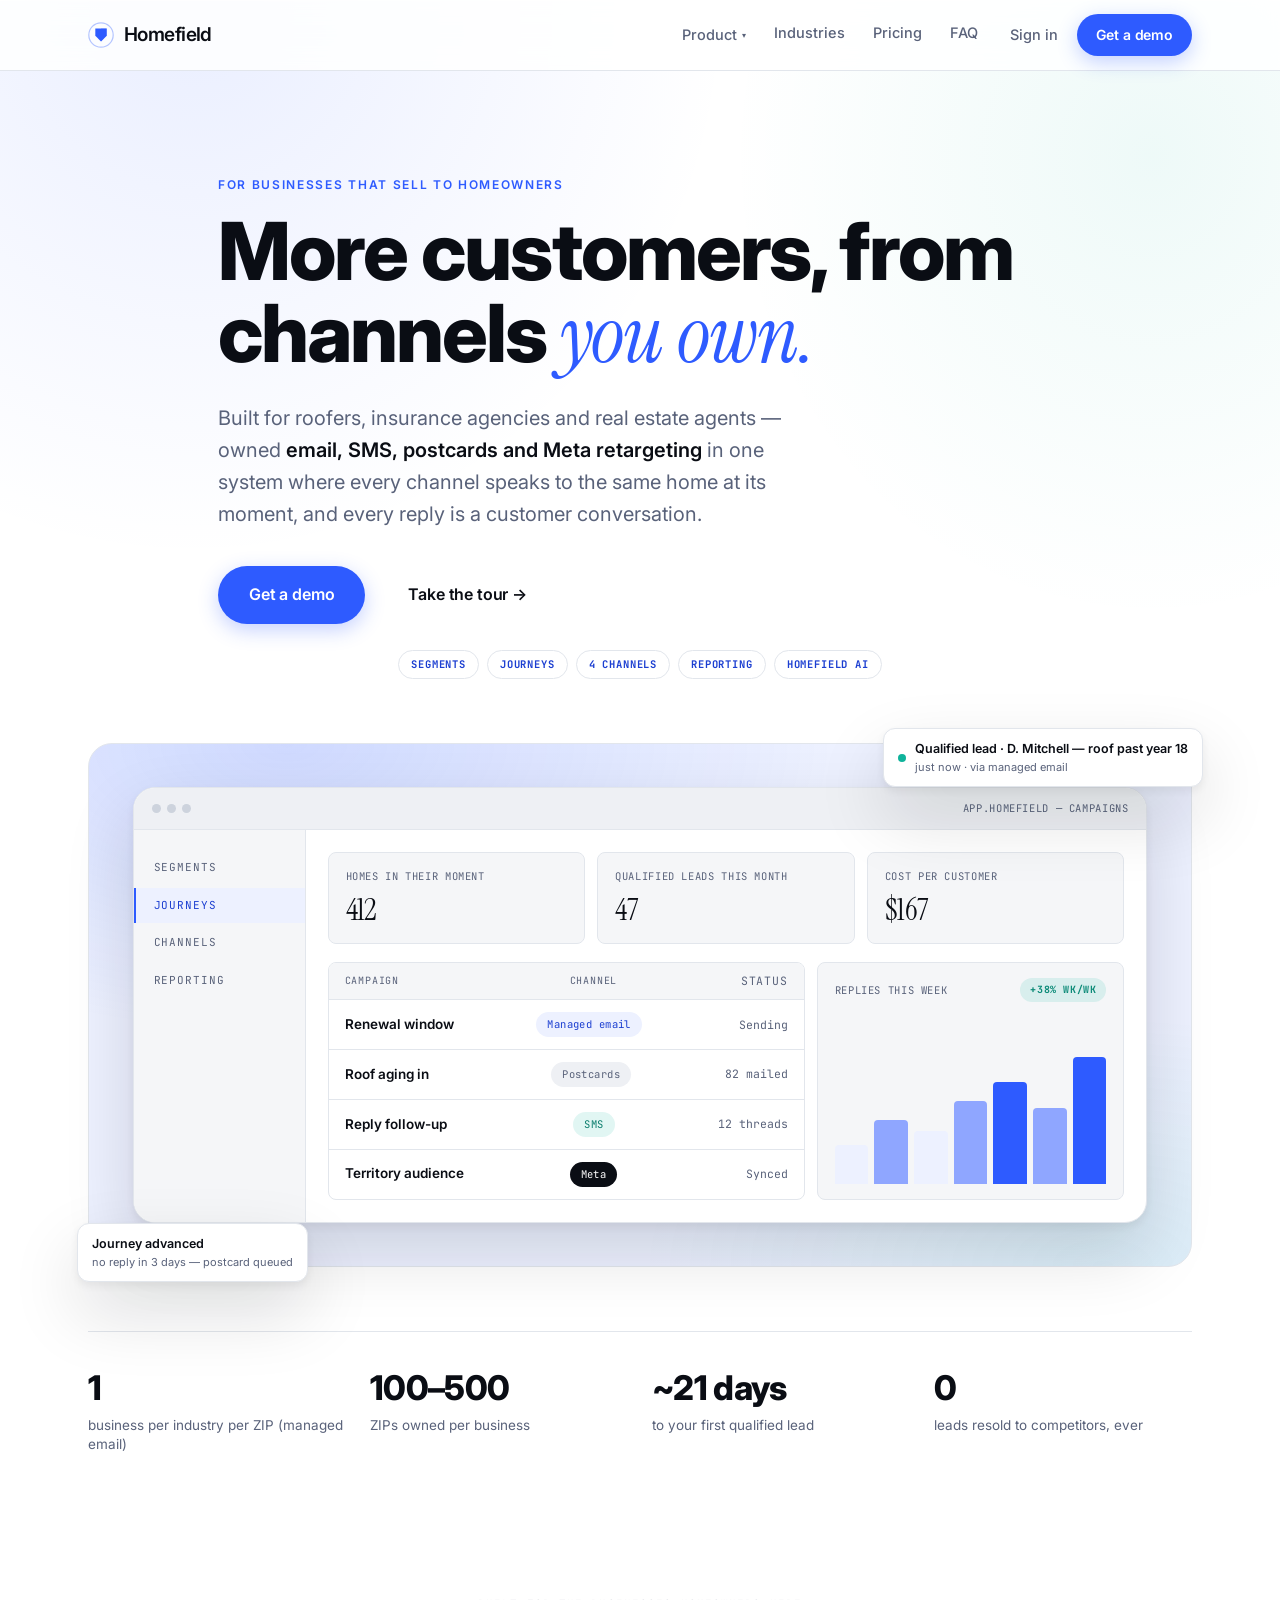
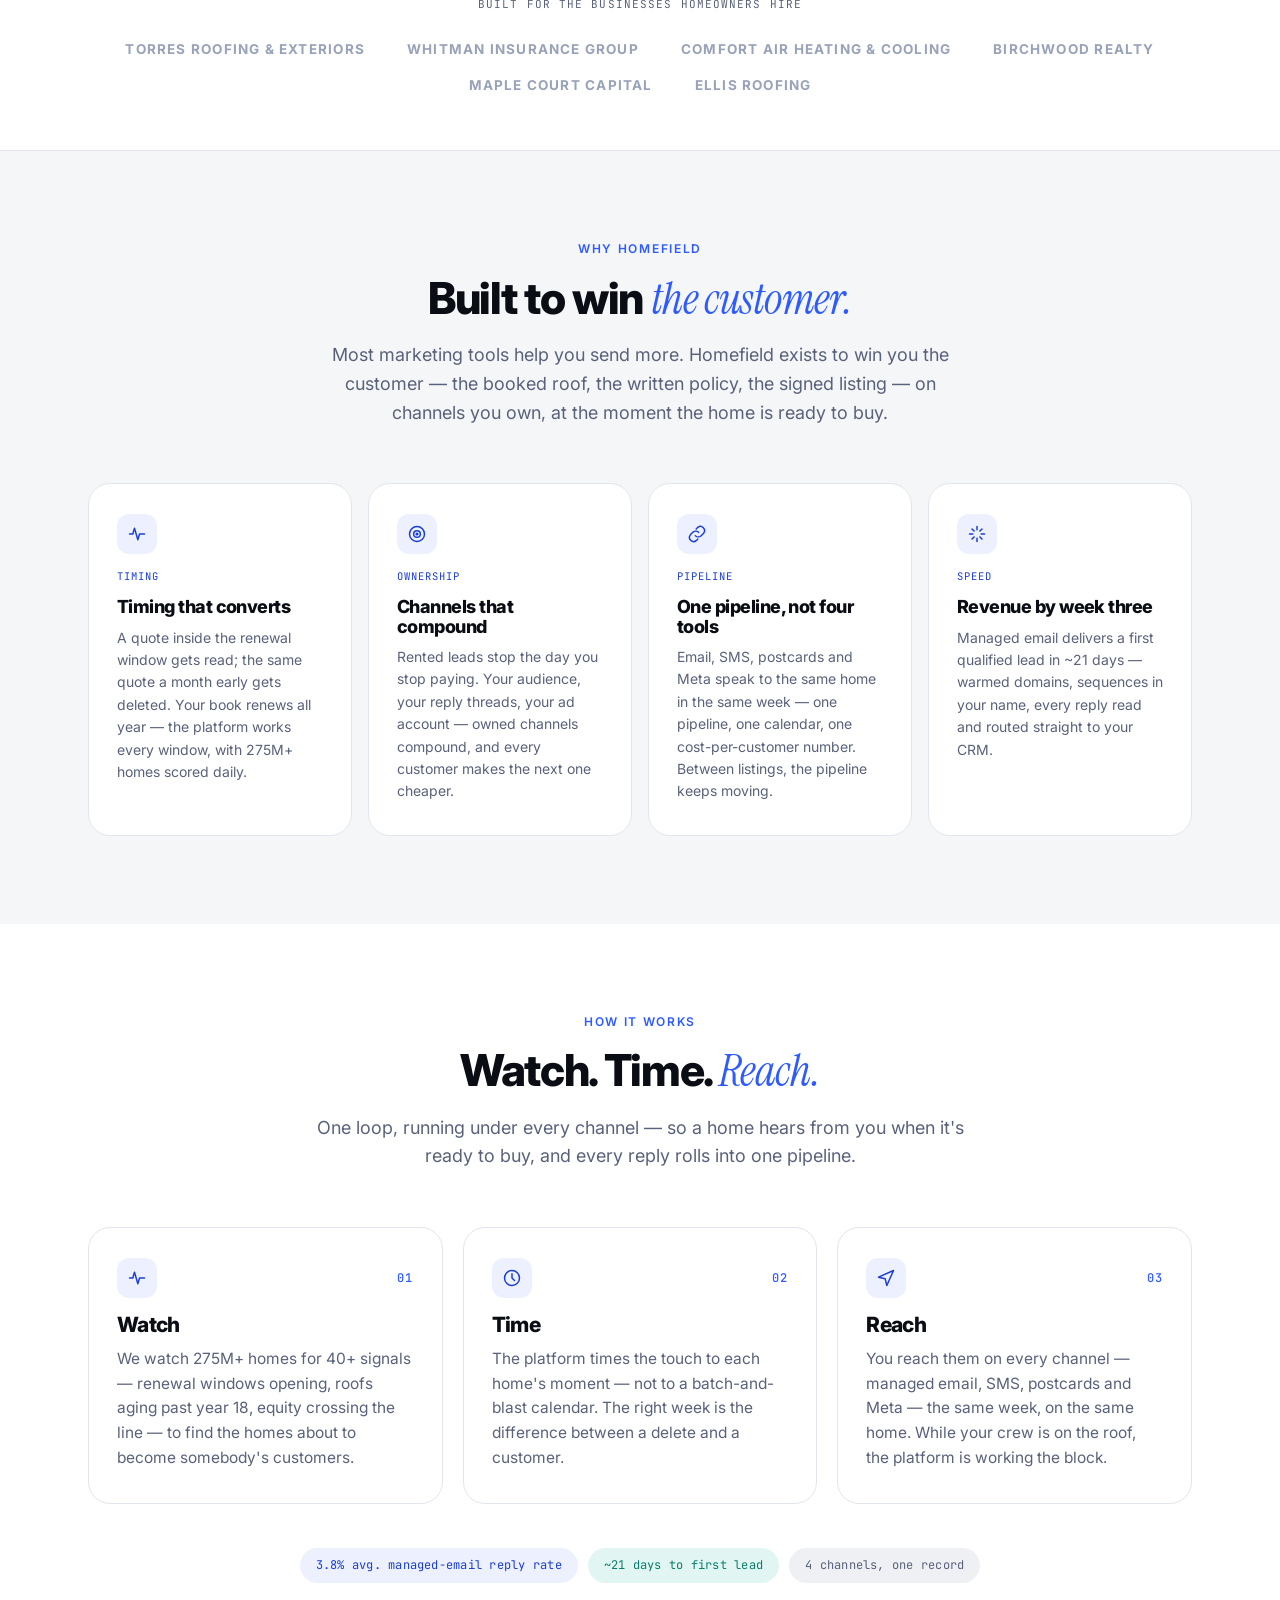
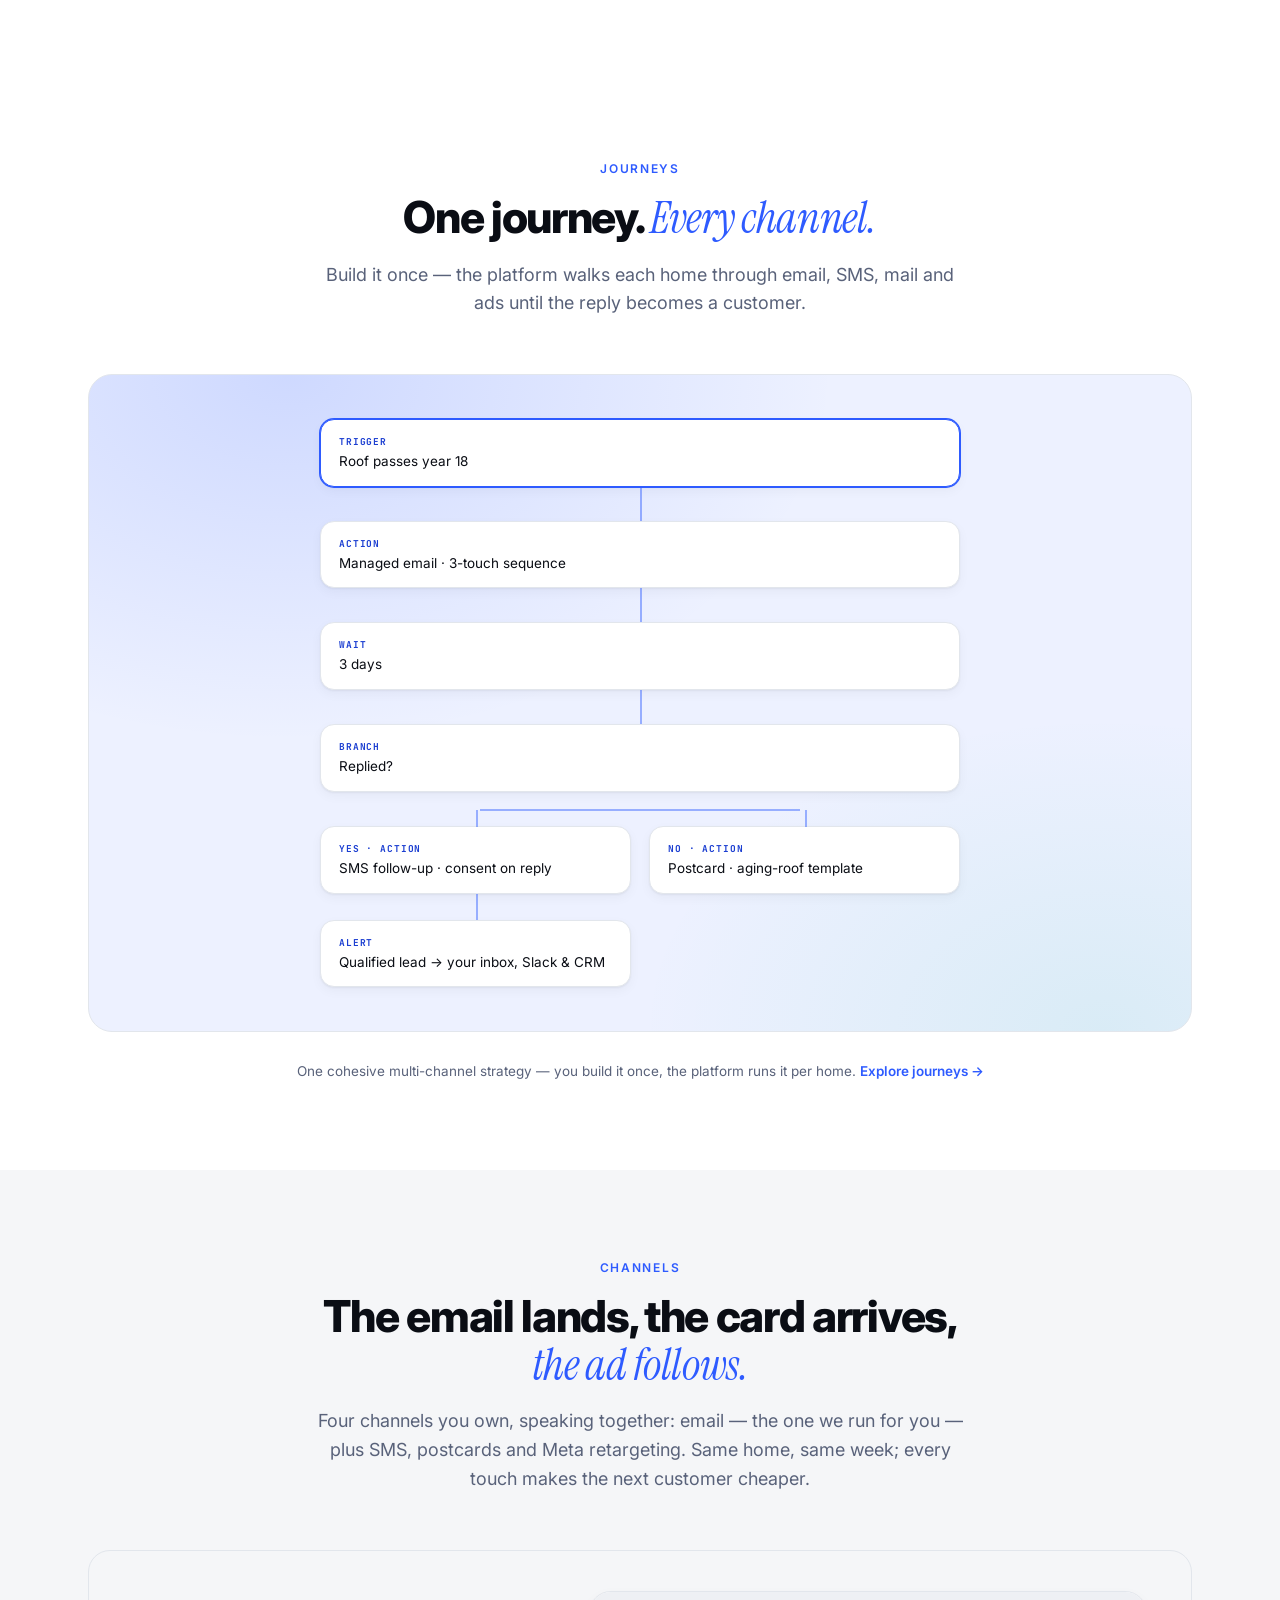
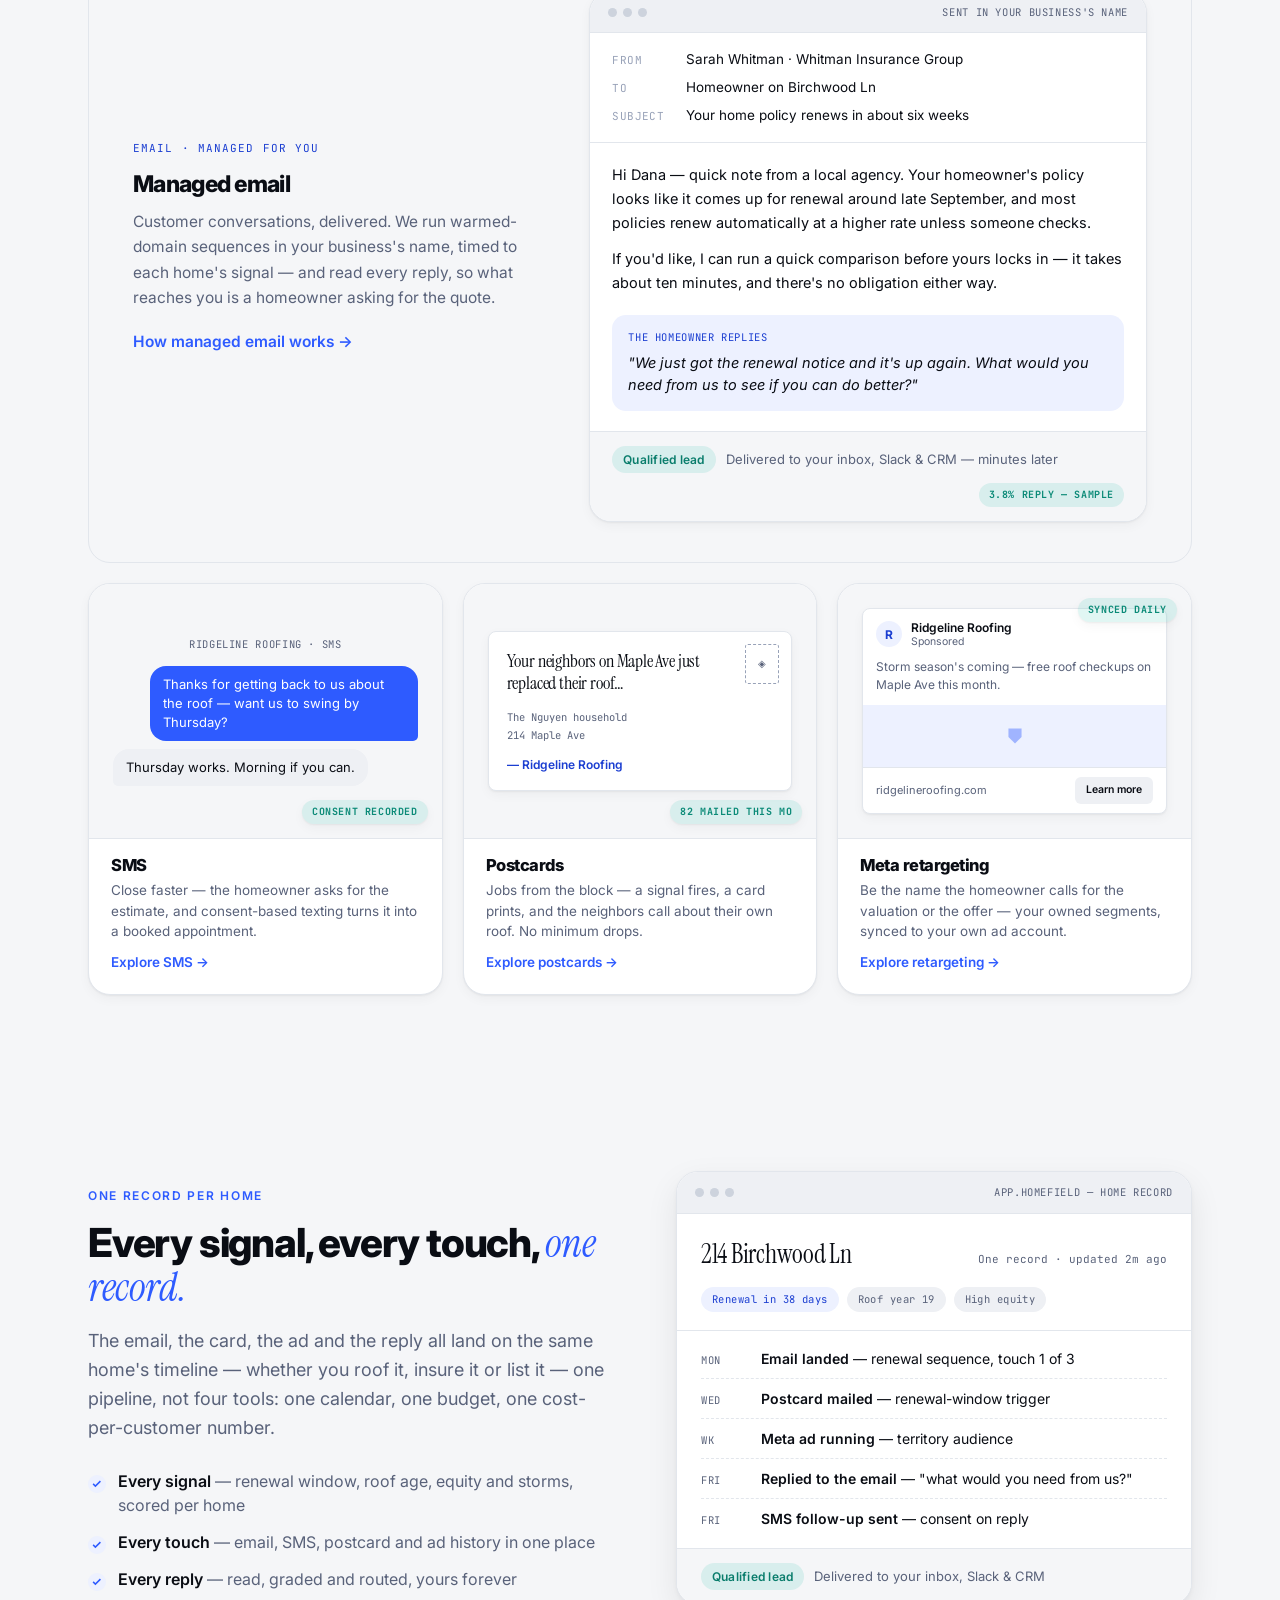
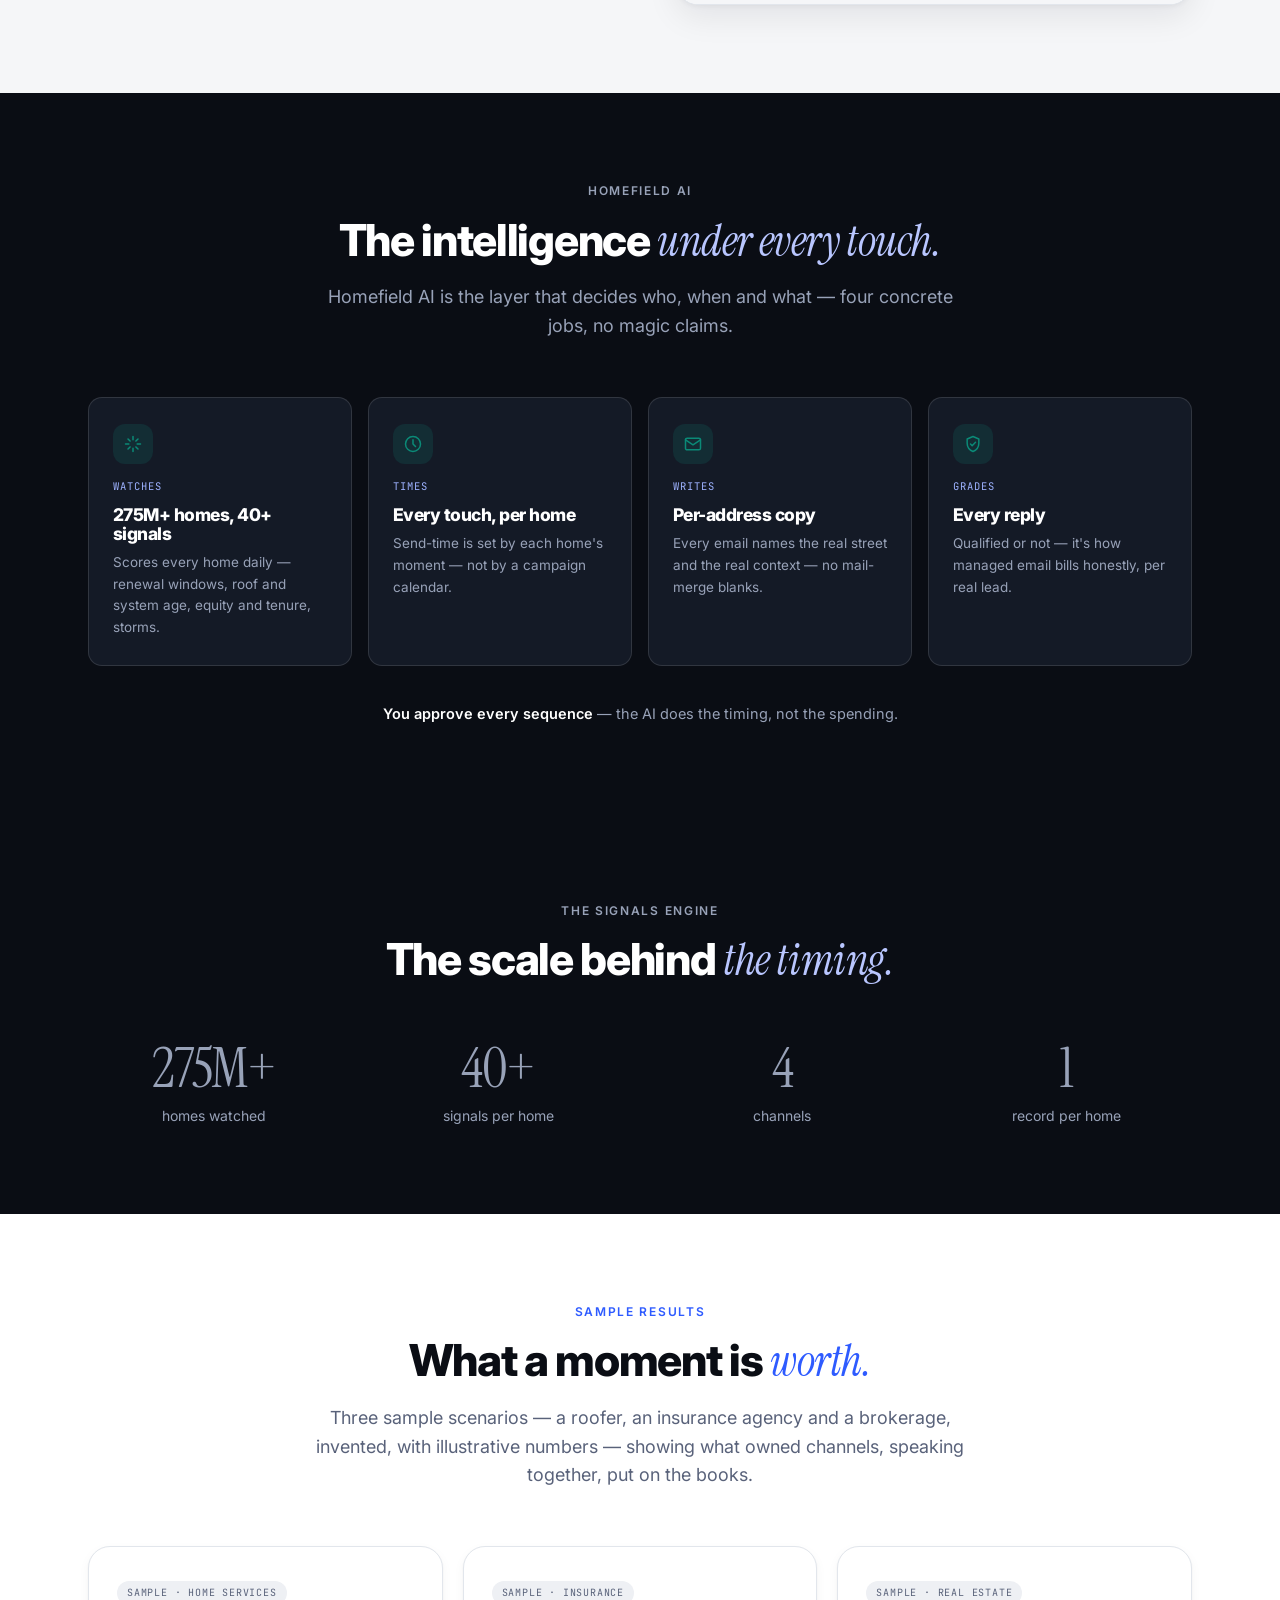
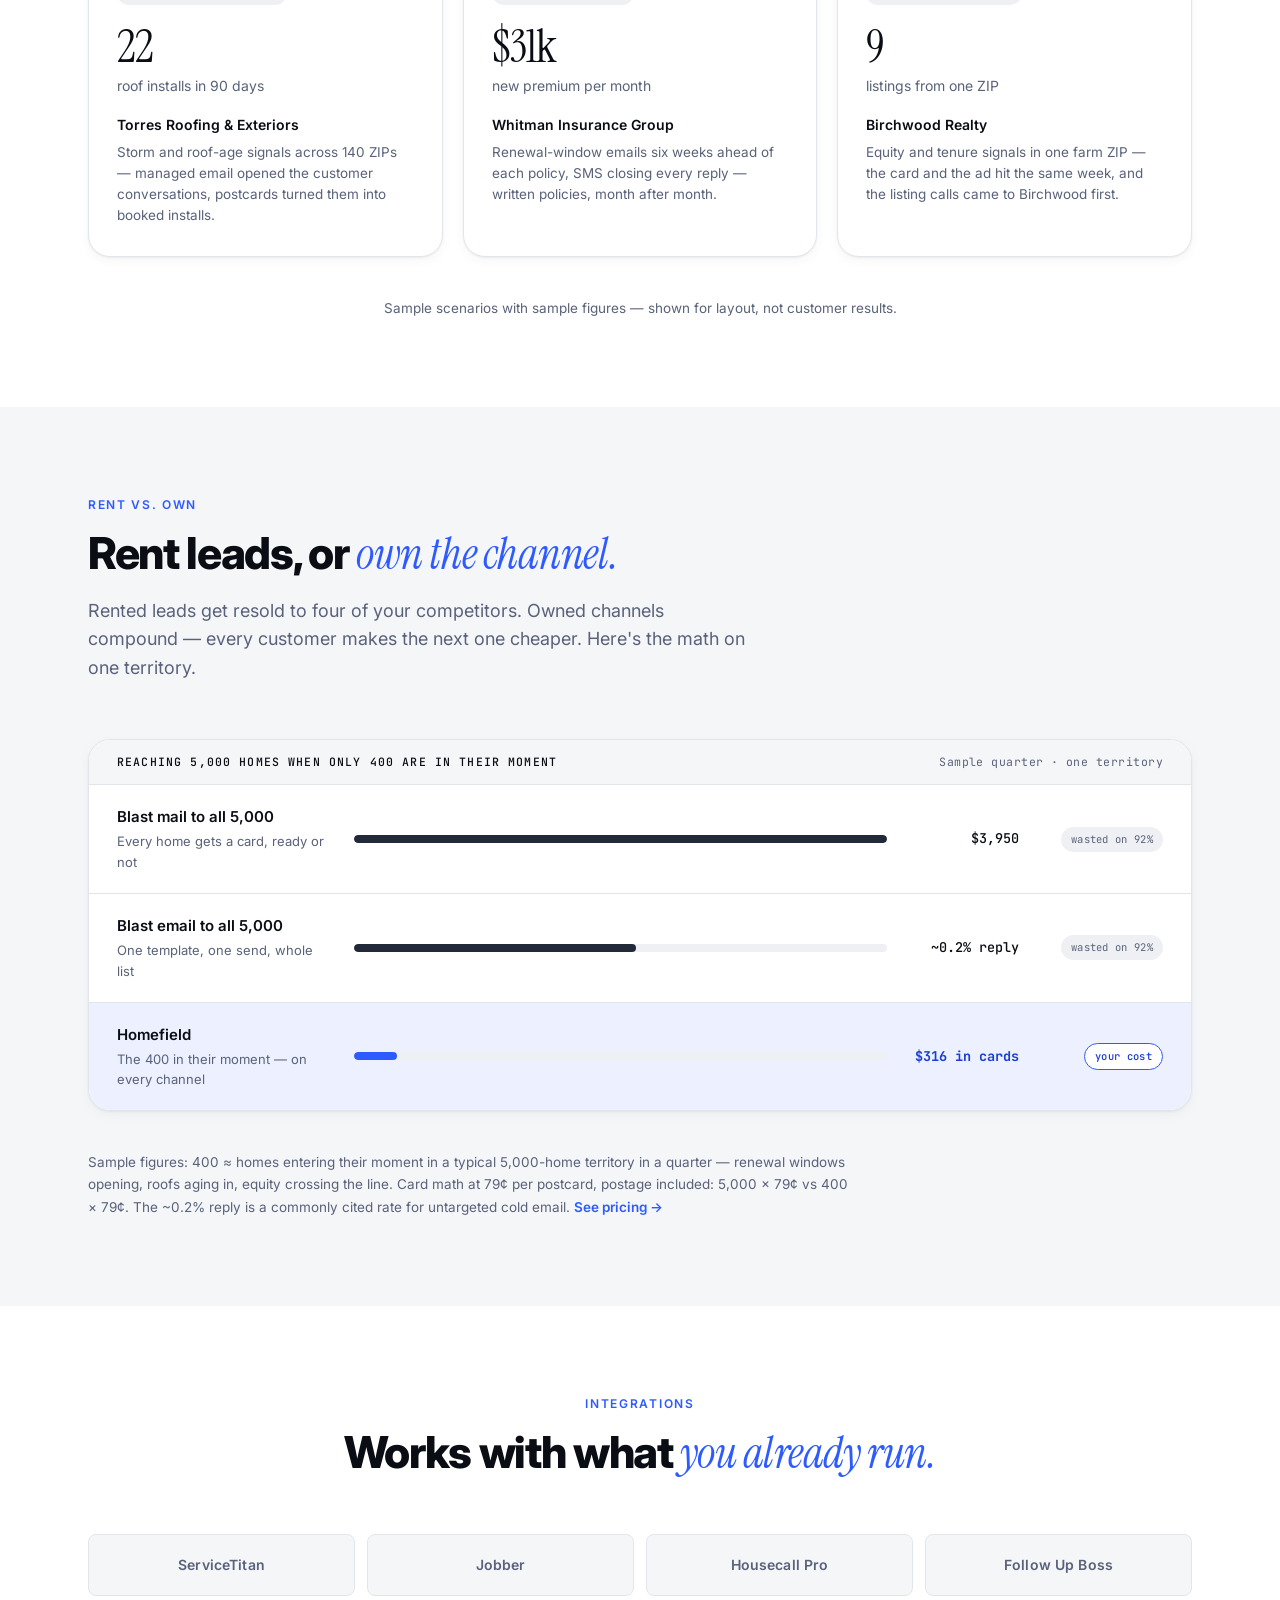
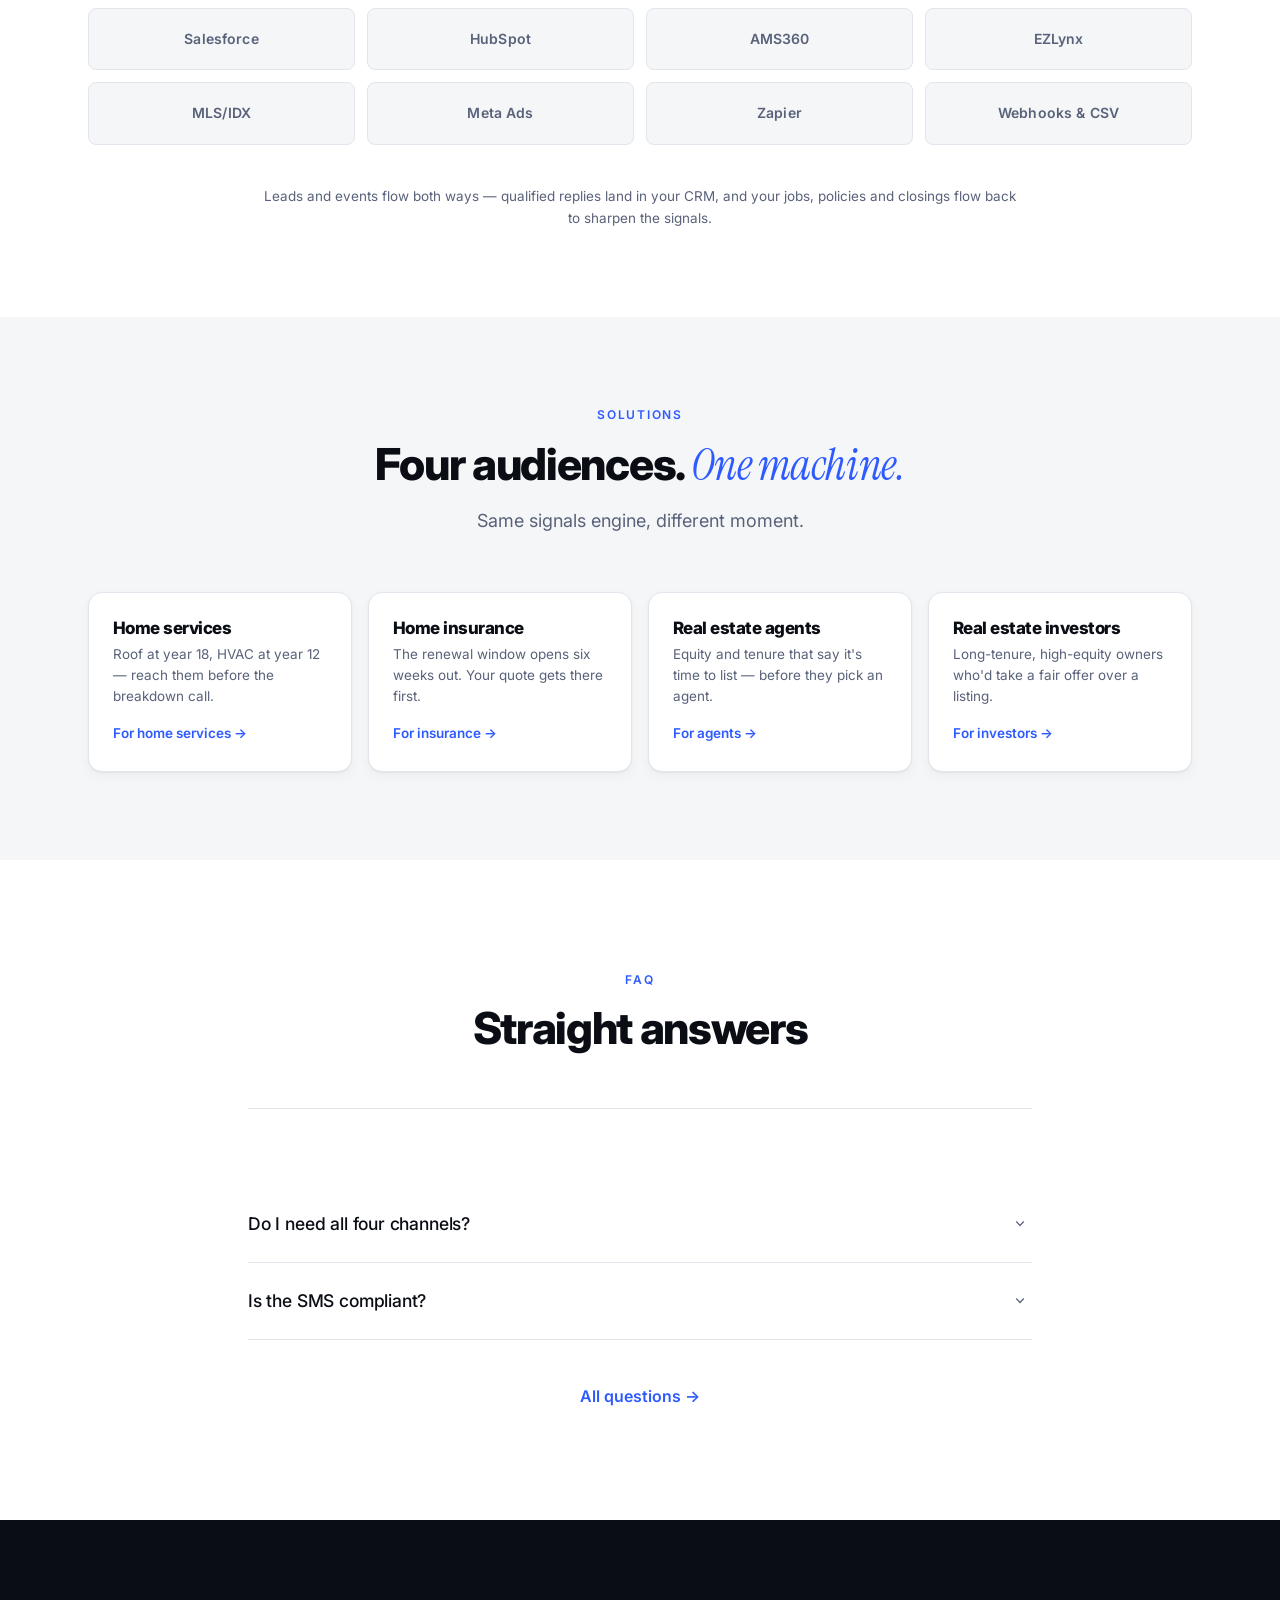
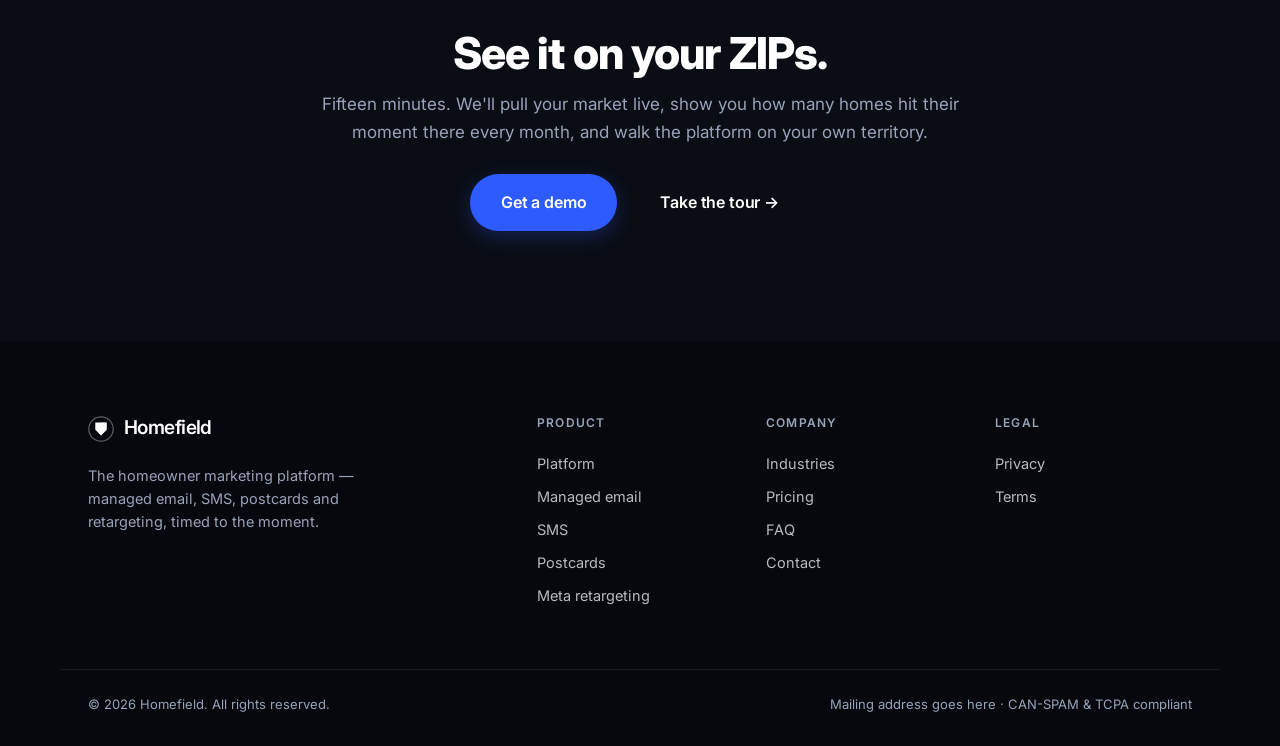
<file: index.html>
<!DOCTYPE html>
<html lang="en">
<head>
<meta charset="utf-8">
<meta name="viewport" content="width=device-width, initial-scale=1">
<title>Homefield — More customers for businesses that sell to homeowners</title>
<meta name="description" content="Homefield is the marketing platform for businesses that sell to homeowners — roofers, insurance agencies, real estate agents. Owned email, SMS, postcards and Meta retargeting in one system that speaks to each home at its moment, turns replies into customers, and rolls everything up to one pipeline and one cost per customer.">
<meta property="og:title" content="Homefield — More customers for businesses that sell to homeowners">
<meta property="og:description" content="For businesses that sell to homeowners: owned email, SMS, postcards and Meta retargeting — one system where every channel speaks to the same home at its moment, and every reply is a customer conversation.">
<meta property="og:type" content="website">
<link rel="preconnect" href="https://fonts.googleapis.com">
<link rel="preconnect" href="https://fonts.gstatic.com" crossorigin>
<link href="https://fonts.googleapis.com/css2?family=Instrument+Serif:ital@0;1&family=Inter:wght@400;500;600;700&family=JetBrains+Mono:wght@400;500&display=swap" rel="stylesheet">
<link rel="stylesheet" href="styles.css?v=pf7">
<link rel="icon" href="data:image/svg+xml,%3Csvg xmlns='http://www.w3.org/2000/svg' viewBox='0 0 32 32'%3E%3Ccircle cx='16' cy='16' r='16' fill='%230A0D14'/%3E%3Cpath d='M9 9h14v8.5L16 25l-7-7.5z' fill='%232E5BFF'/%3E%3C/svg%3E">
<script>document.documentElement.className += ' js';</script>
<style>
  .hm-link{ font-weight:600; color:var(--accent); white-space:nowrap; }
  .hm-link:hover{ color:var(--accent-ink); }
  /* skin patch: styles.css still paints .hero__sub strong white (old dark hero) — repaint for the light hero */
  .hm-more{ margin-top:44px; text-align:center; font-size:16px; }

  /* ── Chips (channel / signal / stat) ── */
  .hm-chip{ display:inline-block; font-family:var(--mono); font-size:10.5px; letter-spacing:.04em;
    padding:4px 11px; border-radius:99px; background:var(--paper-3); color:var(--muted); white-space:nowrap; }
  .hm-chip--email{ background:var(--accent-soft); color:var(--accent-ink); }
  .hm-chip--sms{ background:rgba(15,179,155,.12); color:#0A7D6C; }
  .hm-chip--meta{ background:var(--ink); color:#fff; }

  /* ── Hero dashboard mock (inside gradient uiframe) ── */
  .hm-heroframe{ margin-top:64px; }
  .hm-caps{ margin-top:26px; }
  /* floating notification toasts overlapping the uiframe corners */
  .hm-heroframe .toast{ max-width:min(340px,82vw); }
  .hm-toast--lead{ top:-16px; right:-12px; }
  .hm-toast--journey{ bottom:-16px; left:-12px; }
  .hm-dash{ background:var(--paper); color:var(--ink); border:1px solid var(--line);
    border-radius:var(--r-lg); box-shadow:var(--shadow-lg); overflow:hidden; }
  .hm-dash__bar{ display:flex; align-items:center; gap:6px; padding:12px 18px; background:var(--paper-3); border-bottom:1px solid var(--line); }
  .hm-dash__tag{ margin-left:auto; font-family:var(--mono); font-size:10.5px; letter-spacing:.06em; text-transform:uppercase; color:var(--muted); }
  .hm-dash__body{ display:grid; grid-template-columns:172px 1fr; }
  .hm-dash__side{ display:flex; flex-direction:column; gap:2px; padding:20px 0;
    background:var(--paper-2); border-right:1px solid var(--line); }
  .hm-dash__side span{ font-family:var(--mono); font-size:11px; letter-spacing:.08em; text-transform:uppercase;
    color:var(--muted); padding:9px 20px; }
  .hm-dash__side .is-on{ color:var(--accent-ink); background:var(--accent-soft); box-shadow:inset 2px 0 0 var(--accent); }
  .hm-dash__main{ padding:22px; }
  .hm-dash__stats{ display:grid; grid-template-columns:repeat(3,1fr); gap:12px; margin-bottom:18px; }
  .hm-dash__stat{ background:var(--paper-2); border:1px solid var(--line); border-radius:var(--r-sm); padding:15px 17px; }
  .hm-dash__stat p{ font-family:var(--mono); font-size:10.5px; letter-spacing:.06em; text-transform:uppercase; color:var(--muted); margin-bottom:9px; }
  .hm-dash__stat strong{ font-family:var(--serif); font-weight:400; font-size:31px; line-height:1; letter-spacing:-.02em; }
  .hm-dash__table{ border:1px solid var(--line); border-radius:var(--r-sm); overflow:hidden; }
  .hm-dash__row{ display:grid; grid-template-columns:1.35fr auto 1fr; gap:14px; align-items:center;
    padding:12px 16px; border-top:1px solid var(--line); font-size:13.5px; }
  .hm-dash__row:first-child{ border-top:0; }
  .hm-dash__row--h{ padding:9px 16px; background:var(--paper-2); font-family:var(--mono); font-size:10px;
    letter-spacing:.08em; text-transform:uppercase; color:var(--muted); }
  .hm-dash__name{ font-weight:600; }
  .hm-dash__st{ text-align:right; font-family:var(--mono); font-size:11.5px; color:var(--muted); white-space:nowrap; }
  /* table + reply-chart card side by side inside the dashboard main area */
  .hm-dash__grid{ display:grid; grid-template-columns:1.55fr 1fr; gap:12px; align-items:stretch; }
  .hm-dash__card{ display:flex; flex-direction:column; background:var(--paper-2); border:1px solid var(--line);
    border-radius:var(--r-sm); padding:15px 17px; }
  .hm-dash__cardtop{ display:flex; align-items:center; justify-content:space-between; gap:10px; margin-bottom:14px; }
  .hm-dash__cardtop p{ font-family:var(--mono); font-size:10.5px; letter-spacing:.06em; text-transform:uppercase; color:var(--muted); }
  .hm-dash__card .chart{ margin-top:auto; height:138px; }

  /* ── Logo wall ── */
  .hm-logos{ padding:46px 0 54px; border-bottom:1px solid var(--line); }
  .hm-logos__cap{ text-align:center; font-family:var(--mono); font-size:11px; letter-spacing:.1em;
    text-transform:uppercase; color:var(--muted); margin-bottom:26px; }
  .hm-logos__row{ display:flex; flex-wrap:wrap; justify-content:center; gap:14px 42px; }
  .hm-logos__row span{ font-size:13.5px; font-weight:700; letter-spacing:.09em; text-transform:uppercase; color:var(--muted-dark); }

  /* ── Why four-up ── */
  .hm-why{ grid-template-columns:repeat(4,1fr); gap:16px; }
  .hm-why .step h3{ font-size:18px; }
  .hm-why .step p:not([class]){ font-size:14px; }
  .hm-why__k{ font-family:var(--mono); font-size:10.5px; letter-spacing:.1em; text-transform:uppercase;
    color:var(--accent-ink); margin-bottom:12px; }

  /* ── Watch–Time–Reach stat chips ── */
  .hm-chips{ display:flex; flex-wrap:wrap; justify-content:center; gap:10px; margin-top:44px; }
  .hm-chips .hm-chip{ font-size:12px; letter-spacing:.02em; padding:8px 16px; }
  /* icon + step number on one row (Watch–Time–Reach) */
  .hm-step__top{ display:flex; align-items:center; justify-content:space-between; margin-bottom:16px; }
  .hm-step__top .icn, .hm-step__top .step__n{ margin-bottom:0; }

  /* ── (retired duo card styles kept for reuse) ── */
  .hm-duo{ display:grid; grid-template-columns:1.1fr 1fr; gap:20px; align-items:stretch; }
  .hm-duo__card{ display:flex; flex-direction:column; background:var(--paper); border:1px solid var(--line);
    border-radius:var(--r-lg); padding:36px 34px; box-shadow:var(--shadow-sm); }
  .hm-duo__card--feature{ border-color:var(--accent); box-shadow:0 0 0 1px var(--accent), var(--shadow); }
  .hm-duo__kicker{ font-family:var(--mono); font-size:11px; letter-spacing:.1em; text-transform:uppercase;
    color:var(--muted); margin-bottom:14px; }
  .hm-duo__card--feature .hm-duo__kicker{ color:var(--accent-ink); }
  .hm-duo__card h3{ font-size:23px; margin-bottom:12px; }
  .hm-duo__card > p:not([class]){ font-size:15.5px; color:var(--muted); line-height:1.65; margin-bottom:20px; }
  .hm-duo .ticks{ margin-bottom:24px; }
  .hm-duo .ticks li{ font-size:14.5px; }
  .hm-duo__price{ font-family:var(--mono); font-size:12.5px; letter-spacing:.03em; color:var(--muted);
    padding-top:16px; border-top:1px solid var(--line); margin-bottom:14px; }
  .hm-duo__card--feature .hm-duo__price{ color:var(--accent-ink); }
  .hm-duo__link{ margin-top:auto; font-size:15px; }

  /* ── Channels: managed-email feature card ── */
  .hm-chanmail{ display:grid; grid-template-columns:.85fr 1.15fr; gap:44px; align-items:center;
    background:var(--paper-2); border:1px solid var(--line); border-radius:var(--r-lg);
    padding:40px 44px; margin-bottom:20px; }
  .hm-chanmail__k{ font-family:var(--mono); font-size:11px; letter-spacing:.1em; text-transform:uppercase;
    color:var(--accent-ink); margin-bottom:14px; }
  .hm-chanmail__txt h3{ font-size:23px; margin-bottom:12px; }
  .hm-chanmail__txt > p:not([class]){ font-size:15.5px; color:var(--muted); line-height:1.65; margin-bottom:18px; }

  /* ── Channel tiles ── */
  .hm-chan{ display:grid; grid-template-columns:repeat(3,1fr); gap:20px; }
  .hm-chan__tile{ display:flex; flex-direction:column; background:var(--paper); border:1px solid var(--line);
    border-radius:var(--r-lg); box-shadow:var(--shadow-sm); overflow:hidden; }
  .hm-chan__mock{ position:relative; flex:1; display:flex; flex-direction:column; justify-content:center; min-height:210px;
    padding:24px; background:var(--paper-2); border-bottom:1px solid var(--line); }
  .hm-chan__mock .statchip{ position:absolute; top:14px; right:14px; z-index:2; box-shadow:var(--shadow-sm); }
  .hm-chan__mock .statchip.hm-chiplow{ top:auto; bottom:14px; }
  .hm-chan__cap{ display:flex; flex-direction:column; flex-grow:0; padding:18px 22px 20px; }
  .hm-chan__cap h3{ font-size:16.5px; margin-bottom:5px; }
  .hm-chan__cap p{ font-size:13.5px; color:var(--muted); line-height:1.55; margin-bottom:10px; }
  .hm-chan__cap .hm-link{ font-size:13.5px; }

  .hm-sms{ display:flex; flex-direction:column; gap:8px; }
  .hm-sms__from{ font-family:var(--mono); font-size:10.5px; letter-spacing:.06em; text-transform:uppercase;
    color:var(--muted); text-align:center; margin-bottom:6px; }
  .hm-sms__b{ max-width:88%; padding:9px 13px; border-radius:16px; font-size:13px; line-height:1.45; }
  .hm-sms__b--out{ align-self:flex-end; background:var(--accent); color:#fff; border-bottom-right-radius:5px; }
  .hm-sms__b--in{ align-self:flex-start; background:var(--paper-3); color:var(--ink); border-bottom-left-radius:5px; }

  .hm-post{ position:relative; background:var(--paper); border:1px solid var(--line); border-radius:var(--r-sm);
    padding:18px 18px 16px; box-shadow:var(--shadow-sm); }
  .hm-post__stamp{ position:absolute; top:12px; right:12px; width:34px; height:40px;
    border:1px dashed var(--muted-dark); border-radius:3px; display:flex; align-items:center; justify-content:center;
    font-family:var(--mono); font-size:9.5px; color:var(--muted); }
  .hm-post__head{ font-family:var(--serif); font-size:17.5px; line-height:1.3; letter-spacing:-.01em;
    max-width:82%; margin-bottom:14px; }
  .hm-post__addr{ font-family:var(--mono); font-size:10.5px; line-height:1.7; color:var(--muted); }
  .hm-post__sign{ margin-top:10px; font-size:12px; font-weight:600; color:var(--accent-ink); }

  .hm-ad{ background:var(--paper); border:1px solid var(--line); border-radius:var(--r-sm); overflow:hidden;
    box-shadow:var(--shadow-sm); }
  .hm-ad__top{ display:flex; align-items:center; gap:9px; padding:11px 13px 9px; }
  .hm-ad__av{ width:26px; height:26px; border-radius:50%; background:var(--accent-soft); color:var(--accent-ink);
    display:flex; align-items:center; justify-content:center; font-size:12px; font-weight:700; flex-shrink:0; }
  .hm-ad__who{ font-size:12px; font-weight:600; line-height:1.3; }
  .hm-ad__who span{ display:block; font-size:10.5px; font-weight:400; color:var(--muted); }
  .hm-ad__txt{ padding:0 13px 11px; font-size:12px; line-height:1.5; color:var(--muted); }
  .hm-ad__img{ height:62px; background:var(--accent-soft); display:flex; align-items:center; justify-content:center; }
  .hm-ad__img svg{ width:30px; height:30px; color:var(--accent); opacity:.4; }
  .hm-ad__bar{ display:flex; justify-content:space-between; align-items:center; gap:10px; padding:9px 13px;
    border-top:1px solid var(--line); font-size:11px; color:var(--muted); }
  .hm-ad__cta{ font-size:10.5px; font-weight:600; color:var(--ink); background:var(--paper-3);
    padding:5px 11px; border-radius:6px; white-space:nowrap; }

  /* ── Email mockup ── */
  .hm-mail{ max-width:640px; margin:0 auto; background:var(--paper); border:1px solid var(--line); border-radius:var(--r-lg); box-shadow:var(--shadow-sm); overflow:hidden; }
  .hm-mail__bar{ display:flex; align-items:center; gap:6px; padding:12px 18px; background:var(--paper-3); border-bottom:1px solid var(--line); }
  .hm-mail__tag{ margin-left:auto; font-family:var(--mono); font-size:10.5px; letter-spacing:.06em; text-transform:uppercase; color:var(--muted); }
  .hm-mail__meta{ padding:16px 22px; border-bottom:1px solid var(--line); display:grid; gap:6px; }
  .hm-mail__meta p{ font-size:13.5px; display:grid; grid-template-columns:64px 1fr; gap:10px; align-items:baseline; }
  .hm-mail__meta span{ color:var(--muted-dark); font-family:var(--mono); font-size:11px; text-transform:uppercase; letter-spacing:.04em; }
  .hm-mail__body{ padding:20px 22px; }
  .hm-mail__body p{ font-size:14.5px; line-height:1.65; margin-bottom:12px; }
  .hm-mail__body p:last-child{ margin-bottom:0; }
  .hm-mail__reply{ margin:0 22px 20px; background:var(--accent-soft); border-radius:var(--r); padding:14px 16px; }
  .hm-mail__replylabel{ font-family:var(--mono); font-size:10.5px; letter-spacing:.06em; text-transform:uppercase; color:var(--accent-ink); margin-bottom:6px; }
  .hm-mail__reply p:last-child{ font-size:14.5px; font-style:italic; line-height:1.55; }
  .hm-mail__foot{ display:flex; align-items:center; gap:10px; padding:14px 22px; border-top:1px solid var(--line); background:var(--paper-2); font-size:13px; color:var(--muted); flex-wrap:wrap; }
  .hm-mail__chip{ margin-left:auto; }

  /* ── One record per home (home-profile mock) ── */
  .hm-home{ background:var(--paper); border:1px solid var(--line); border-radius:var(--r-lg);
    box-shadow:var(--shadow); overflow:hidden; }
  .hm-home__head{ display:flex; align-items:baseline; justify-content:space-between; gap:12px; flex-wrap:wrap;
    padding:20px 24px 12px; }
  .hm-home__addr{ font-family:var(--serif); font-size:26px; letter-spacing:-.01em; }
  .hm-home__zip{ font-family:var(--mono); font-size:11px; color:var(--muted); }
  .hm-home__chips{ display:flex; flex-wrap:wrap; gap:8px; padding:0 24px 18px; border-bottom:1px solid var(--line); }
  .hm-home__tl{ padding:8px 24px 10px; }
  .hm-home__tl li{ display:grid; grid-template-columns:46px 1fr; gap:14px; align-items:baseline;
    padding:9px 0; border-bottom:1px dashed var(--line); font-size:14px; line-height:1.5; }
  .hm-home__tl li:last-child{ border-bottom:0; }
  .hm-home__tl strong{ font-weight:600; }
  .hm-home__day{ font-family:var(--mono); font-size:10.5px; letter-spacing:.05em; text-transform:uppercase; color:var(--muted); }
  .hm-home__foot{ display:flex; align-items:center; gap:10px; flex-wrap:wrap; padding:14px 24px;
    border-top:1px solid var(--line); background:var(--paper-2); font-size:13px; color:var(--muted); }

  /* ── Homefield AI band (dark) ── */
  .hm-ai{ display:grid; grid-template-columns:repeat(4,1fr); gap:16px; }
  .hm-ai__card{ background:var(--ink-2); border:1px solid var(--line-dark); border-radius:var(--r);
    padding:26px 24px; }
  .hm-ai__k{ font-family:var(--mono); font-size:10.5px; letter-spacing:.1em; text-transform:uppercase;
    color:#9DB2FF; margin-bottom:12px; }
  .hm-ai__card h3{ font-size:17.5px; margin-bottom:8px; }
  .hm-ai__card > p:not([class]){ font-size:13.5px; color:var(--muted-dark); line-height:1.6; }
  .hm-ai__note{ margin-top:36px; text-align:center; font-size:14.5px; color:var(--muted-dark); }
  .hm-ai__note strong{ color:#fff; font-weight:600; }

  /* ── Journeys teaser flow caption ── */
  .hm-flowcap{ margin-top:28px; }

  /* ── Scale band ── */
  .hm-scale{ display:grid; grid-template-columns:repeat(4,1fr); gap:32px; text-align:center; }
  .hm-scale span{ display:block; font-family:var(--serif); font-size:clamp(38px,4.6vw,56px); line-height:1;
    letter-spacing:-.02em; margin-bottom:10px; }
  .hm-scale li{ font-size:14px; color:var(--muted-dark); line-height:1.4; }

  /* ── Sample results ── */
  .hm-res{ display:grid; grid-template-columns:repeat(3,1fr); gap:20px; }
  .hm-res__card{ background:var(--paper); border:1px solid var(--line); border-radius:var(--r-lg);
    padding:30px 28px; box-shadow:var(--shadow-sm); }
  .hm-res__tag{ display:inline-block; font-family:var(--mono); font-size:10px; letter-spacing:.08em;
    text-transform:uppercase; color:var(--muted); background:var(--paper-3); padding:4px 10px;
    border-radius:99px; margin-bottom:18px; }
  .hm-res__num{ font-family:var(--serif); font-size:46px; line-height:1; letter-spacing:-.02em; }
  .hm-res__unit{ font-size:14px; color:var(--muted); margin:6px 0 16px; }
  .hm-res__who{ font-size:14px; font-weight:600; margin-bottom:6px; }
  .hm-res__story{ font-size:13.5px; color:var(--muted); line-height:1.55; }

  /* ── Timed vs blasted (bar panel) ── */
  .hm-cost{ border:1px solid var(--line); border-radius:var(--r-lg); background:var(--paper); overflow:hidden; box-shadow:var(--shadow-sm); }
  .hm-cost__head{ display:flex; justify-content:space-between; align-items:center; gap:16px; padding:13px 28px; background:var(--paper-2); border-bottom:1px solid var(--line); }
  .hm-cost__title{ font-family:var(--mono); font-size:11.5px; letter-spacing:.1em; text-transform:uppercase; font-weight:500; }
  .hm-cost__stamp{ font-family:var(--mono); font-size:11.5px; letter-spacing:.04em; color:var(--muted); }
  .hm-cost__row{ display:grid; grid-template-columns:215px 1fr 110px 122px; gap:22px; align-items:center; padding:20px 28px; border-bottom:1px solid var(--line); }
  .hm-cost__row:last-child{ border-bottom:none; }
  .hm-cost__who{ font-weight:600; font-size:15px; }
  .hm-cost__who span{ display:block; font-size:13px; color:var(--muted); font-weight:400; margin-top:2px; }
  .hm-cost__bar{ height:8px; border-radius:99px; background:var(--paper-3); overflow:hidden; }
  .hm-cost__bar i{ display:block; height:100%; border-radius:99px; background:var(--ink-3); }
  .hm-cost__num{ text-align:right; font-family:var(--mono); font-size:13.5px; font-weight:500; white-space:nowrap; }
  .hm-cost__x{ justify-self:end; font-family:var(--mono); font-size:10.5px; letter-spacing:.03em; white-space:nowrap;
    color:var(--muted); background:var(--paper-3); padding:4px 10px; border-radius:99px; }
  .hm-cost__x--win{ color:var(--accent-ink); background:#fff; border:1px solid var(--accent); font-weight:500; }
  .hm-cost__row--win{ background:var(--accent-soft); }
  .hm-cost__row--win .hm-cost__bar i{ background:var(--accent); }
  .hm-cost__row--win .hm-cost__num{ color:var(--accent-ink); font-weight:700; }

  /* ── Integrations wall ── */
  .hm-int{ display:grid; grid-template-columns:repeat(4,1fr); gap:12px; }
  .hm-int span{ display:flex; align-items:center; justify-content:center; text-align:center;
    background:var(--paper-2); border:1px solid var(--line); border-radius:var(--r-sm);
    padding:19px 14px; font-size:14px; font-weight:600; letter-spacing:.01em; color:var(--muted); }

  /* ── Solutions teaser ── */
  .hm-ind{ display:grid; grid-template-columns:repeat(4,1fr); gap:16px; }
  .hm-ind__card{ display:flex; flex-direction:column; background:var(--paper); border:1px solid var(--line);
    border-radius:var(--r); padding:26px 24px; box-shadow:var(--shadow-sm); transition:box-shadow .2s, transform .2s; }
  .hm-ind__card:hover{ box-shadow:var(--shadow); transform:translateY(-2px); }
  .hm-ind__card h3{ font-size:17px; margin-bottom:7px; }
  .hm-ind__card p{ font-size:13.5px; color:var(--muted); line-height:1.55; margin-bottom:16px; }
  .hm-ind__card span{ margin-top:auto; font-size:13.5px; font-weight:600; color:var(--accent); }
  .hm-ind__card:hover span{ color:var(--accent-ink); }

  @media(max-width:960px){
    .hm-duo{ grid-template-columns:1fr; }
    .hm-why{ grid-template-columns:1fr 1fr; }
    .hm-chanmail{ grid-template-columns:1fr; gap:32px; padding:32px 28px; }
    .hm-chan{ grid-template-columns:1fr; max-width:520px; margin:0 auto; }
    .hm-chan__mock{ min-height:0; padding:22px; }
    .hm-res{ grid-template-columns:1fr; max-width:520px; margin:0 auto; }
    .hm-scale{ grid-template-columns:1fr 1fr; gap:36px 24px; }
    .hm-ai{ grid-template-columns:1fr 1fr; }
    .hm-int{ grid-template-columns:repeat(3,1fr); }
    .hm-ind{ grid-template-columns:1fr 1fr; }
  }
  @media(max-width:820px){
    .hm-dash__body{ grid-template-columns:1fr; }
    .hm-dash__side{ display:none; }
    .hm-toast--lead, .hm-toast--journey{ display:none; }
    .hm-cost__row{ grid-template-columns:1fr auto auto; row-gap:12px; padding:16px 20px; }
    .hm-cost__bar{ grid-column:1 / -1; grid-row:2; }
    .hm-cost__head{ padding:11px 20px; }
    .hm-cost__stamp{ display:none; }
  }
  @media(max-width:640px){
    .hm-dash__stats{ grid-template-columns:1fr; }
    .hm-dash__grid{ grid-template-columns:1fr; }
    .hm-dash__card .chart{ height:84px; }
    .hm-dash__row{ grid-template-columns:1fr auto; row-gap:4px; }
    .hm-dash__st{ grid-column:1 / -1; text-align:left; }
    .hm-why{ grid-template-columns:1fr; }
    .hm-ai{ grid-template-columns:1fr; }
    .hm-int{ grid-template-columns:1fr 1fr; }
    .hm-ind{ grid-template-columns:1fr; }
    .hm-duo__card{ padding:28px 24px; }
  }
</style>
</head>
<body>

<a class="skip" href="#main">Skip to content</a>

<header class="nav" id="nav">
  <div class="wrap nav__inner">
    <a class="brand" href="index.html" aria-label="Homefield home">
      <svg class="brand__mark" viewBox="0 0 32 32" aria-hidden="true">
        <circle cx="16" cy="16" r="15" fill="none" stroke="currentColor" stroke-width="1.5" opacity=".35"/>
        <path d="M9 8 H23 V17 L16 24 L9 17 Z" fill="currentColor"/>
        <path d="M16 8 H23 V17 L16 24 Z" fill="currentColor" opacity=".45"/>
      </svg>
      <span class="brand__word">Homefield</span>
    </a>

    <nav class="nav__links" aria-label="Primary">
      <div class="nav__dd">
        <button class="nav__ddbtn" type="button" aria-haspopup="true">Product <span class="car">▾</span></button>
        <div class="nav__ddmenu">
          <a href="platform.html">Platform overview<small>Segments, journeys, reporting — one dashboard</small></a>
          <a href="managed-email.html">Managed email<small>The channel we run for you</small></a>
          <a href="sms.html">SMS<small>Consent-based follow-up texting</small></a>
          <a href="postcards.html">Postcards<small>Triggered mail, no minimum drops</small></a>
          <a href="retargeting.html">Meta retargeting<small>Audiences synced to your ad account</small></a>
        </div>
      </div>
      <a href="industries.html">Industries</a>
      <a href="pricing.html">Pricing</a>
      <a href="faq.html">FAQ</a>
    </nav>

    <div class="nav__cta">
      <a class="signin" href="#">Sign in</a>
      <a class="btn btn--primary btn--sm" href="https://calendly.com/zatulovebrian/call" target="_blank" rel="noopener">Get a demo</a>
    </div>

    <button class="nav__toggle" id="navToggle" aria-expanded="false" aria-controls="mobileNav" aria-label="Open menu">
      <span></span><span></span>
    </button>
  </div>
  <div class="mobilenav" id="mobileNav" hidden>
    <a href="platform.html">Platform overview</a>
    <a href="managed-email.html">Managed email</a>
    <a href="sms.html">SMS</a>
    <a href="postcards.html">Postcards</a>
    <a href="retargeting.html">Meta retargeting</a>
    <a href="industries.html">Industries</a>
    <a href="pricing.html">Pricing</a>
    <a href="faq.html">FAQ</a>
    <a class="btn btn--primary" href="https://calendly.com/zatulovebrian/call" target="_blank" rel="noopener">Get a demo</a>
  </div>
</header>

<main id="main">

<!-- ── HERO ──────────────────────────────────────────── -->
<section class="hero">
  <div class="wrap hero__inner">
    <p class="eyebrow reveal">For businesses that sell to homeowners</p>
    <h1 class="hero__h1 reveal">
      More customers, from channels <em>you own.</em>
    </h1>
    <p class="hero__sub reveal">
      Built for roofers, insurance agencies and real estate agents — owned
      <strong>email, SMS, postcards and Meta retargeting</strong> in one system where every
      channel speaks to the same home at its moment, and every reply is a customer conversation.
    </p>
    <div class="hero__actions reveal">
      <a class="btn btn--primary btn--lg" href="https://calendly.com/zatulovebrian/call" target="_blank" rel="noopener">Get a demo</a>
      <a class="btn btn--quiet btn--lg" href="platform.html">Take the tour →</a>
    </div>
    <div class="caps hm-caps reveal" aria-label="Platform capabilities">
      <span>Segments</span>
      <span>Journeys</span>
      <span>4 Channels</span>
      <span>Reporting</span>
      <span>Homefield AI</span>
    </div>
  </div>

  <div class="wrap">
    <!-- SAMPLE CONTENT — dashboard mock with sample figures for layout; not live product data -->
    <div class="uiframe hm-heroframe reveal">
    <div class="hm-dash" role="img" aria-label="Sample Homefield dashboard showing campaign stats, a reply-volume chart, and four running campaigns">
      <div class="hm-dash__bar">
        <span class="dot"></span><span class="dot"></span><span class="dot"></span>
        <span class="hm-dash__tag">app.homefield — Campaigns</span>
      </div>
      <div class="hm-dash__body">
        <div class="hm-dash__side" aria-hidden="true">
          <span>Segments</span>
          <span class="is-on">Journeys</span>
          <span>Channels</span>
          <span>Reporting</span>
        </div>
        <div class="hm-dash__main">
          <div class="hm-dash__stats">
            <div class="hm-dash__stat"><p>Homes in their moment</p><strong>412</strong></div>
            <div class="hm-dash__stat"><p>Qualified leads this month</p><strong>47</strong></div>
            <div class="hm-dash__stat"><p>Cost per customer</p><strong>$167</strong></div>
          </div>
          <div class="hm-dash__grid">
            <div class="hm-dash__table">
              <div class="hm-dash__row hm-dash__row--h">
                <span>Campaign</span><span>Channel</span><span class="hm-dash__st">Status</span>
              </div>
              <div class="hm-dash__row">
                <span class="hm-dash__name">Renewal window</span>
                <span class="hm-chip hm-chip--email">Managed email</span>
                <span class="hm-dash__st">Sending</span>
              </div>
              <div class="hm-dash__row">
                <span class="hm-dash__name">Roof aging in</span>
                <span class="hm-chip">Postcards</span>
                <span class="hm-dash__st">82 mailed</span>
              </div>
              <div class="hm-dash__row">
                <span class="hm-dash__name">Reply follow-up</span>
                <span class="hm-chip hm-chip--sms">SMS</span>
                <span class="hm-dash__st">12 threads</span>
              </div>
              <div class="hm-dash__row">
                <span class="hm-dash__name">Territory audience</span>
                <span class="hm-chip hm-chip--meta">Meta</span>
                <span class="hm-dash__st">Synced</span>
              </div>
            </div>
            <!-- SAMPLE FIGURES — reply-volume bars and +38% wk/wk are illustrative, for layout only -->
            <div class="hm-dash__card">
              <div class="hm-dash__cardtop">
                <p>Replies this week</p>
                <span class="statchip">+38% wk/wk</span>
              </div>
              <div class="chart">
                <i style="height:28%"></i>
                <i class="md" style="height:46%"></i>
                <i style="height:38%"></i>
                <i class="md" style="height:60%"></i>
                <i class="hi" style="height:74%"></i>
                <i class="md" style="height:55%"></i>
                <i class="hi" style="height:92%"></i>
              </div>
            </div>
          </div>
        </div>
      </div>
    </div>

    <!-- SAMPLE CONTENT — floating notification chips; invented name and figures for layout -->
    <div class="toast hm-toast--lead" aria-hidden="true">
      <span class="tdot"></span>
      <span>Qualified lead · D. Mitchell — roof past year 18<small>just now · via managed email</small></span>
    </div>
    <div class="toast hm-toast--journey" aria-hidden="true">
      <span>Journey advanced<small>no reply in 3 days — postcard queued</small></span>
    </div>
    </div>

    <ul class="hero__strip reveal" aria-label="At a glance">
      <li><span>1</span> business per industry per ZIP (managed email)</li>
      <li><span>100–500</span> ZIPs owned per business</li>
      <li><span>~21 days</span> to your first qualified lead</li>
      <li><span>0</span> leads resold to competitors, ever</li>
    </ul>
  </div>
</section>

<!-- ── LOGO WALL ─────────────────────────────────────── -->
<!-- SAMPLE CONTENT — invented example businesses, not customers; caption is the frame -->
<section class="hm-logos">
  <div class="wrap">
    <p class="hm-logos__cap">Built for the businesses homeowners hire</p>
    <div class="hm-logos__row" aria-label="Example businesses">
      <span>Torres Roofing &amp; Exteriors</span>
      <span>Whitman Insurance Group</span>
      <span>Comfort Air Heating &amp; Cooling</span>
      <span>Birchwood Realty</span>
      <span>Maple Court Capital</span>
      <span>Ellis Roofing</span>
    </div>
  </div>
</section>

<!-- ── WHY HOMEFIELD ─────────────────────────────────── -->
<section class="section section--tight section--paper">
  <div class="wrap">
    <div class="sechead sechead--center">
      <p class="eyebrow eyebrow--dark">Why Homefield</p>
      <h2>Built to win <em>the customer.</em></h2>
      <p class="lede">
        Most marketing tools help you send more. Homefield exists to win you the customer —
        the booked roof, the written policy, the signed listing — on channels you own, at the
        moment the home is ready to buy.
      </p>
    </div>

    <ul class="steps hm-why">
      <li class="step">
        <div class="icn" aria-hidden="true"><svg viewBox="0 0 24 24"><path d="M3 12h4l2-7 4 14 2-7h6"/></svg></div>
        <p class="hm-why__k">Timing</p>
        <h3>Timing that converts</h3>
        <p>A quote inside the renewal window gets read; the same quote a month early gets deleted. Your book renews all year — the platform works every window, with 275M+ homes scored daily.</p>
      </li>
      <li class="step">
        <div class="icn" aria-hidden="true"><svg viewBox="0 0 24 24"><circle cx="12" cy="12" r="9"/><circle cx="12" cy="12" r="4"/><circle cx="12" cy="12" r="1"/></svg></div>
        <p class="hm-why__k">Ownership</p>
        <h3>Channels that compound</h3>
        <p>Rented leads stop the day you stop paying. Your audience, your reply threads, your ad account — owned channels compound, and every customer makes the next one cheaper.</p>
      </li>
      <li class="step">
        <div class="icn" aria-hidden="true"><svg viewBox="0 0 24 24"><path d="M10 14a5 5 0 0 0 7 0l3-3a5 5 0 0 0-7-7l-2 2"/><path d="M14 10a5 5 0 0 0-7 0l-3 3a5 5 0 0 0 7 7l2-2"/></svg></div>
        <p class="hm-why__k">Pipeline</p>
        <h3>One pipeline, not four tools</h3>
        <p>Email, SMS, postcards and Meta speak to the same home in the same week — one pipeline, one calendar, one cost-per-customer number. Between listings, the pipeline keeps moving.</p>
      </li>
      <li class="step">
        <div class="icn" aria-hidden="true"><svg viewBox="0 0 24 24"><path d="M12 3v4M12 17v4M3 12h4M17 12h4M6 6l2.5 2.5M15.5 15.5 18 18M18 6l-2.5 2.5M8.5 15.5 6 18"/></svg></div>
        <p class="hm-why__k">Speed</p>
        <h3>Revenue by week three</h3>
        <p>Managed email delivers a first qualified lead in ~21 days — warmed domains, sequences in your name, every reply read and routed straight to your CRM.</p>
      </li>
    </ul>
  </div>
</section>

<!-- ── WATCH · TIME · REACH ──────────────────────────── -->
<section class="section section--tight">
  <div class="wrap">
    <div class="sechead sechead--center">
      <p class="eyebrow eyebrow--dark">How it works</p>
      <h2>Watch. Time. <em>Reach.</em></h2>
      <p class="lede">
        One loop, running under every channel — so a home hears from you when it's ready
        to buy, and every reply rolls into one pipeline.
      </p>
    </div>

    <ul class="steps">
      <li class="step">
        <div class="hm-step__top">
          <div class="icn" aria-hidden="true"><svg viewBox="0 0 24 24"><path d="M3 12h4l2-7 4 14 2-7h6"/></svg></div>
          <p class="step__n">01</p>
        </div>
        <h3>Watch</h3>
        <p>We watch 275M+ homes for 40+ signals — renewal windows opening, roofs aging past year 18, equity crossing the line — to find the homes about to become somebody's customers.</p>
      </li>
      <li class="step">
        <div class="hm-step__top">
          <div class="icn" aria-hidden="true"><svg viewBox="0 0 24 24"><circle cx="12" cy="12" r="9"/><path d="M12 7v5l3 3"/></svg></div>
          <p class="step__n">02</p>
        </div>
        <h3>Time</h3>
        <p>The platform times the touch to each home's moment — not to a batch-and-blast calendar. The right week is the difference between a delete and a customer.</p>
      </li>
      <li class="step">
        <div class="hm-step__top">
          <div class="icn" aria-hidden="true"><svg viewBox="0 0 24 24"><path d="m3 11 18-8-8 18-2-8-8-2z"/></svg></div>
          <p class="step__n">03</p>
        </div>
        <h3>Reach</h3>
        <p>You reach them on every channel — managed email, SMS, postcards and Meta — the same week, on the same home. While your crew is on the roof, the platform is working the block.</p>
      </li>
    </ul>

    <!-- SAMPLE FIGURES — illustrative stats for layout -->
    <div class="hm-chips" aria-label="Sample stats">
      <span class="hm-chip hm-chip--email">3.8% avg. managed-email reply rate</span>
      <span class="hm-chip hm-chip--sms">~21 days to first lead</span>
      <span class="hm-chip">4 channels, one record</span>
    </div>
  </div>
</section>

<!-- ── JOURNEYS TEASER ───────────────────────────────── -->
<section class="section section--tight">
  <div class="wrap">
    <div class="sechead sechead--center">
      <p class="eyebrow eyebrow--dark">Journeys</p>
      <h2>One journey. <em>Every channel.</em></h2>
      <p class="lede">
        Build it once — the platform walks each home through email, SMS, mail and ads
        until the reply becomes a customer.
      </p>
    </div>

    <!-- SAMPLE CONTENT — journey-builder mock for layout; simplified from the full builder -->
    <div class="uiframe">
      <div class="flow" role="img" aria-label="Sample journey: a roof-age trigger starts a managed email sequence, waits three days, then branches on reply — SMS follow-up and a qualified-lead alert if yes, a postcard if no">
        <div class="flow__node flow__node--trigger">
          <p class="flow__k">Trigger</p>
          <p>Roof passes year 18</p>
        </div>
        <div class="flow__node">
          <p class="flow__k">Action</p>
          <p>Managed email · 3-touch sequence</p>
        </div>
        <div class="flow__node">
          <p class="flow__k">Wait</p>
          <p>3 days</p>
        </div>
        <div class="flow__node">
          <p class="flow__k">Branch</p>
          <p>Replied?</p>
        </div>
        <div class="flow__branch">
          <div class="flow__lane">
            <div class="flow__node">
              <p class="flow__k">Yes · Action</p>
              <p>SMS follow-up · consent on reply</p>
            </div>
            <div class="flow__node">
              <p class="flow__k">Alert</p>
              <p>Qualified lead → your inbox, Slack &amp; CRM</p>
            </div>
          </div>
          <div class="flow__lane">
            <div class="flow__node">
              <p class="flow__k">No · Action</p>
              <p>Postcard · aging-roof template</p>
            </div>
          </div>
        </div>
      </div>
    </div>

    <p class="fineprint fineprint--center hm-flowcap">
      One cohesive multi-channel strategy — you build it once, the platform runs it per home.
      <a class="hm-link" href="platform.html">Explore journeys →</a>
    </p>
  </div>
</section>

<!-- ── ONE SERVICE + ONE PLATFORM ────────────────────── -->
<!-- ── CHANNELS ──────────────────────────────────────── -->
<section class="section section--tight section--paper">
  <div class="wrap">
    <div class="sechead sechead--center">
      <p class="eyebrow eyebrow--dark">Channels</p>
      <h2>The email lands, the card arrives, <em>the ad follows.</em></h2>
      <p class="lede">
        Four channels you own, speaking together: email — the one we run for you — plus SMS,
        postcards and Meta retargeting. Same home, same week; every touch makes the next
        customer cheaper.
      </p>
    </div>

    <!-- SAMPLE CONTENT — replace with a real, permissioned thread before launch -->
    <div class="hm-chanmail">
      <div class="hm-chanmail__txt">
        <p class="hm-chanmail__k">Email · Managed for you</p>
        <h3>Managed email</h3>
        <p>
          Customer conversations, delivered. We run warmed-domain sequences in your
          business's name, timed to each home's signal — and read every reply, so what
          reaches you is a homeowner asking for the quote.
        </p>
        <p><a class="hm-link" href="managed-email.html">How managed email works →</a></p>
      </div>
      <div class="hm-mail">
        <div class="hm-mail__bar">
          <span class="dot"></span><span class="dot"></span><span class="dot"></span>
          <span class="hm-mail__tag">Sent in your business's name</span>
        </div>
        <div class="hm-mail__meta">
          <p><span>From</span> Sarah Whitman · Whitman Insurance Group</p>
          <p><span>To</span> Homeowner on Birchwood Ln</p>
          <p><span>Subject</span> Your home policy renews in about six weeks</p>
        </div>
        <div class="hm-mail__body">
          <p>Hi Dana — quick note from a local agency. Your homeowner's policy looks like it comes
          up for renewal around late September, and most policies renew automatically at a higher
          rate unless someone checks.</p>
          <p>If you'd like, I can run a quick comparison before yours locks in — it takes about
          ten minutes, and there's no obligation either way.</p>
        </div>
        <div class="hm-mail__reply">
          <p class="hm-mail__replylabel">The homeowner replies</p>
          <p>"We just got the renewal notice and it's up again. What would you need from us
          to see if you can do better?"</p>
        </div>
        <div class="hm-mail__foot">
          <span class="pill pill--good">Qualified lead</span>
          <span>Delivered to your inbox, Slack &amp; CRM — minutes later</span>
          <span class="statchip hm-mail__chip">3.8% reply — sample</span>
        </div>
      </div>
    </div>

    <!-- SAMPLE CONTENT — mockups use a fictional business; corner stat chips are sample figures; replace copy before launch -->
    <div class="hm-chan">
      <div class="hm-chan__tile">
        <div class="hm-chan__mock" role="img" aria-label="Sample SMS follow-up thread between a roofing business and a homeowner">
          <div class="hm-sms">
            <p class="hm-sms__from">Ridgeline Roofing · SMS</p>
            <p class="hm-sms__b hm-sms__b--out">Thanks for getting back to us about the roof — want us to swing by Thursday?</p>
            <p class="hm-sms__b hm-sms__b--in">Thursday works. Morning if you can.</p>
          </div>
          <span class="statchip hm-chiplow">consent recorded</span>
        </div>
        <div class="hm-chan__cap">
          <h3>SMS</h3>
          <p>Close faster — the homeowner asks for the estimate, and consent-based texting turns it into a booked appointment.</p>
          <a class="hm-link" href="sms.html">Explore SMS →</a>
        </div>
      </div>

      <div class="hm-chan__tile">
        <div class="hm-chan__mock" role="img" aria-label="Sample postcard front addressed to a homeowner">
          <div class="hm-post">
            <span class="hm-post__stamp">◈</span>
            <p class="hm-post__head">Your neighbors on Maple Ave just replaced their roof…</p>
            <p class="hm-post__addr">The Nguyen household<br>214 Maple Ave</p>
            <p class="hm-post__sign">— Ridgeline Roofing</p>
          </div>
          <span class="statchip hm-chiplow">82 mailed this mo</span>
        </div>
        <div class="hm-chan__cap">
          <h3>Postcards</h3>
          <p>Jobs from the block — a signal fires, a card prints, and the neighbors call about their own roof. No minimum drops.</p>
          <a class="hm-link" href="postcards.html">Explore postcards →</a>
        </div>
      </div>

      <div class="hm-chan__tile">
        <div class="hm-chan__mock" role="img" aria-label="Sample sponsored social post from the same roofing business">
          <div class="hm-ad">
            <div class="hm-ad__top">
              <span class="hm-ad__av">R</span>
              <p class="hm-ad__who">Ridgeline Roofing<span>Sponsored</span></p>
            </div>
            <p class="hm-ad__txt">Storm season's coming — free roof checkups on Maple Ave this month.</p>
            <div class="hm-ad__img">
              <svg viewBox="0 0 32 32" aria-hidden="true"><path d="M9 8 H23 V17 L16 24 L9 17 Z" fill="currentColor"/></svg>
            </div>
            <div class="hm-ad__bar">
              <span>ridgelineroofing.com</span>
              <span class="hm-ad__cta">Learn more</span>
            </div>
          </div>
          <span class="statchip">synced daily</span>
        </div>
        <div class="hm-chan__cap">
          <h3>Meta retargeting</h3>
          <p>Be the name the homeowner calls for the valuation or the offer — your owned segments, synced to your own ad account.</p>
          <a class="hm-link" href="retargeting.html">Explore retargeting →</a>
        </div>
      </div>
    </div>
  </div>
</section>

<!-- ── ONE RECORD PER HOME ───────────────────────────── -->
<section class="section section--tight section--paper">
  <div class="wrap">
    <div class="grid-2">
      <div class="grid-2__text">
        <p class="eyebrow eyebrow--dark">One record per home</p>
        <h2>Every signal, every touch, <em>one record.</em></h2>
        <p class="lede">
          The email, the card, the ad and the reply all land on the same home's timeline —
          whether you roof it, insure it or list it — one pipeline, not four tools: one
          calendar, one budget, one cost-per-customer number.
        </p>
        <ul class="ticks">
          <li><strong>Every signal</strong> — renewal window, roof age, equity and storms, scored per home</li>
          <li><strong>Every touch</strong> — email, SMS, postcard and ad history in one place</li>
          <li><strong>Every reply</strong> — read, graded and routed, yours forever</li>
        </ul>
      </div>
      <div class="grid-2__visual">
        <!-- SAMPLE CONTENT — home-record mock with sample figures for layout -->
        <div class="hm-home" role="img" aria-label="Sample home record showing signals and a week of touches ending in a qualified lead">
          <div class="hm-dash__bar">
            <span class="dot"></span><span class="dot"></span><span class="dot"></span>
            <span class="hm-dash__tag">app.homefield — Home record</span>
          </div>
          <div class="hm-home__head">
            <p class="hm-home__addr">214 Birchwood Ln</p>
            <p class="hm-home__zip">One record · updated 2m ago</p>
          </div>
          <div class="hm-home__chips">
            <span class="hm-chip hm-chip--email">Renewal in 38 days</span>
            <span class="hm-chip">Roof year 19</span>
            <span class="hm-chip">High equity</span>
          </div>
          <ul class="hm-home__tl">
            <li><span class="hm-home__day">Mon</span><span><strong>Email landed</strong> — renewal sequence, touch 1 of 3</span></li>
            <li><span class="hm-home__day">Wed</span><span><strong>Postcard mailed</strong> — renewal-window trigger</span></li>
            <li><span class="hm-home__day">Wk</span><span><strong>Meta ad running</strong> — territory audience</span></li>
            <li><span class="hm-home__day">Fri</span><span><strong>Replied to the email</strong> — "what would you need from us?"</span></li>
            <li><span class="hm-home__day">Fri</span><span><strong>SMS follow-up sent</strong> — consent on reply</span></li>
          </ul>
          <div class="hm-home__foot">
            <span class="pill pill--good">Qualified lead</span>
            <span>Delivered to your inbox, Slack &amp; CRM</span>
          </div>
        </div>
      </div>
    </div>
  </div>
</section>

<!-- ── HOMEFIELD AI ──────────────────────────────────── -->
<section class="section section--tight section--dark">
  <div class="wrap">
    <div class="sechead sechead--center sechead--onDark">
      <p class="eyebrow">Homefield AI</p>
      <h2>The intelligence <em>under every touch.</em></h2>
      <p class="lede">
        Homefield AI is the layer that decides who, when and what — four concrete jobs,
        no magic claims.
      </p>
    </div>

    <div class="hm-ai">
      <div class="hm-ai__card">
        <div class="icn icn--teal" aria-hidden="true"><svg viewBox="0 0 24 24"><path d="M12 3v4M12 17v4M3 12h4M17 12h4M6 6l2.5 2.5M15.5 15.5 18 18M18 6l-2.5 2.5M8.5 15.5 6 18"/></svg></div>
        <p class="hm-ai__k">Watches</p>
        <h3>275M+ homes, 40+ signals</h3>
        <p>Scores every home daily — renewal windows, roof and system age, equity and tenure, storms.</p>
      </div>
      <div class="hm-ai__card">
        <div class="icn icn--teal" aria-hidden="true"><svg viewBox="0 0 24 24"><circle cx="12" cy="12" r="9"/><path d="M12 7v5l3 3"/></svg></div>
        <p class="hm-ai__k">Times</p>
        <h3>Every touch, per home</h3>
        <p>Send-time is set by each home's moment — not by a campaign calendar.</p>
      </div>
      <div class="hm-ai__card">
        <div class="icn icn--teal" aria-hidden="true"><svg viewBox="0 0 24 24"><rect x="3" y="5" width="18" height="14" rx="2"/><path d="m3 7 9 6 9-6"/></svg></div>
        <p class="hm-ai__k">Writes</p>
        <h3>Per-address copy</h3>
        <p>Every email names the real street and the real context — no mail-merge blanks.</p>
      </div>
      <div class="hm-ai__card">
        <div class="icn icn--teal" aria-hidden="true"><svg viewBox="0 0 24 24"><path d="M12 3 5 6v5c0 5 3.5 8.5 7 10 3.5-1.5 7-5 7-10V6l-7-3z"/><path d="m9 12 2 2 4-4"/></svg></div>
        <p class="hm-ai__k">Grades</p>
        <h3>Every reply</h3>
        <p>Qualified or not — it's how managed email bills honestly, per real lead.</p>
      </div>
    </div>

    <p class="hm-ai__note"><strong>You approve every sequence</strong> — the AI does the timing, not the spending.</p>
  </div>
</section>

<!-- ── SCALE BAND ────────────────────────────────────── -->
<section class="section section--tight section--dark">
  <div class="wrap">
    <div class="sechead sechead--center sechead--onDark">
      <p class="eyebrow">The signals engine</p>
      <h2>The scale behind <em>the timing.</em></h2>
    </div>
    <ul class="hm-scale">
      <li><span>275M+</span> homes watched</li>
      <li><span>40+</span> signals per home</li>
      <li><span>4</span> channels</li>
      <li><span>1</span> record per home</li>
    </ul>
  </div>
</section>

<!-- ── SAMPLE RESULTS ────────────────────────────────── -->
<section class="section section--tight">
  <div class="wrap">
    <div class="sechead sechead--center">
      <p class="eyebrow eyebrow--dark">Sample results</p>
      <h2>What a moment is <em>worth.</em></h2>
      <p class="lede">
        Three sample scenarios — a roofer, an insurance agency and a brokerage, invented,
        with illustrative numbers — showing what owned channels, speaking together, put
        on the books.
      </p>
    </div>

    <!-- SAMPLE CONTENT — invented businesses and figures for layout; not customer results -->
    <div class="hm-res">
      <div class="hm-res__card">
        <p class="hm-res__tag">Sample · Home services</p>
        <p class="hm-res__num">22</p>
        <p class="hm-res__unit">roof installs in 90 days</p>
        <p class="hm-res__who">Torres Roofing &amp; Exteriors</p>
        <p class="hm-res__story">Storm and roof-age signals across 140 ZIPs — managed email opened the customer conversations, postcards turned them into booked installs.</p>
      </div>
      <div class="hm-res__card">
        <p class="hm-res__tag">Sample · Insurance</p>
        <p class="hm-res__num">$31k</p>
        <p class="hm-res__unit">new premium per month</p>
        <p class="hm-res__who">Whitman Insurance Group</p>
        <p class="hm-res__story">Renewal-window emails six weeks ahead of each policy, SMS closing every reply — written policies, month after month.</p>
      </div>
      <div class="hm-res__card">
        <p class="hm-res__tag">Sample · Real estate</p>
        <p class="hm-res__num">9</p>
        <p class="hm-res__unit">listings from one ZIP</p>
        <p class="hm-res__who">Birchwood Realty</p>
        <p class="hm-res__story">Equity and tenure signals in one farm ZIP — the card and the ad hit the same week, and the listing calls came to Birchwood first.</p>
      </div>
    </div>

    <p class="fineprint fineprint--center">
      Sample scenarios with sample figures — shown for layout, not customer results.
    </p>
  </div>
</section>

<!-- ── TIMED VS BLASTED ──────────────────────────────── -->
<section class="section section--tight section--paper">
  <div class="wrap">
    <div class="sechead">
      <p class="eyebrow eyebrow--dark">Rent vs. own</p>
      <h2>Rent leads, or <em>own the channel.</em></h2>
      <p class="lede">
        Rented leads get resold to four of your competitors. Owned channels compound —
        every customer makes the next one cheaper. Here's the math on one territory.
      </p>
    </div>

    <!-- SAMPLE FIGURES — illustrative math, see fineprint -->
    <div class="hm-cost">
      <div class="hm-cost__head">
        <span class="hm-cost__title">Reaching 5,000 homes when only 400 are in their moment</span>
        <span class="hm-cost__stamp">Sample quarter · one territory</span>
      </div>
      <div class="hm-cost__row">
        <div class="hm-cost__who">Blast mail to all 5,000<span>Every home gets a card, ready or not</span></div>
        <div class="hm-cost__bar"><i style="width:100%"></i></div>
        <span class="hm-cost__num">$3,950</span>
        <span class="hm-cost__x">wasted on 92%</span>
      </div>
      <div class="hm-cost__row">
        <div class="hm-cost__who">Blast email to all 5,000<span>One template, one send, whole list</span></div>
        <div class="hm-cost__bar"><i style="width:53%"></i></div>
        <span class="hm-cost__num">~0.2% reply</span>
        <span class="hm-cost__x">wasted on 92%</span>
      </div>
      <div class="hm-cost__row hm-cost__row--win">
        <div class="hm-cost__who">Homefield<span>The 400 in their moment — on every channel</span></div>
        <div class="hm-cost__bar"><i style="width:8%"></i></div>
        <span class="hm-cost__num">$316 in cards</span>
        <span class="hm-cost__x hm-cost__x--win">your cost</span>
      </div>
    </div>

    <p class="fineprint">
      Sample figures: 400 ≈ homes entering their moment in a typical 5,000-home territory in a quarter —
      renewal windows opening, roofs aging in, equity crossing the line. Card math at 79¢ per postcard,
      postage included: 5,000 × 79¢ vs 400 × 79¢. The ~0.2% reply is a commonly cited rate for untargeted
      cold email. <a class="hm-link" href="pricing.html">See pricing →</a>
    </p>
  </div>
</section>

<!-- ── INTEGRATIONS ──────────────────────────────────── -->
<section class="section section--tight">
  <div class="wrap">
    <div class="sechead sechead--center">
      <p class="eyebrow eyebrow--dark">Integrations</p>
      <h2>Works with what <em>you already run.</em></h2>
    </div>

    <div class="hm-int" aria-label="Integrations">
      <span>ServiceTitan</span>
      <span>Jobber</span>
      <span>Housecall Pro</span>
      <span>Follow Up Boss</span>
      <span>Salesforce</span>
      <span>HubSpot</span>
      <span>AMS360</span>
      <span>EZLynx</span>
      <span>MLS/IDX</span>
      <span>Meta Ads</span>
      <span>Zapier</span>
      <span>Webhooks &amp; CSV</span>
    </div>

    <p class="fineprint fineprint--center">
      Leads and events flow both ways — qualified replies land in your CRM, and your jobs,
      policies and closings flow back to sharpen the signals.
    </p>
  </div>
</section>

<!-- ── SOLUTIONS TEASER ──────────────────────────────── -->
<section class="section section--tight section--paper">
  <div class="wrap">
    <div class="sechead sechead--center">
      <p class="eyebrow eyebrow--dark">Solutions</p>
      <h2>Four audiences. <em>One machine.</em></h2>
      <p class="lede">Same signals engine, different moment.</p>
    </div>

    <div class="hm-ind">
      <a class="hm-ind__card" href="industries.html">
        <h3>Home services</h3>
        <p>Roof at year 18, HVAC at year 12 — reach them before the breakdown call.</p>
        <span>For home services →</span>
      </a>
      <a class="hm-ind__card" href="industries.html">
        <h3>Home insurance</h3>
        <p>The renewal window opens six weeks out. Your quote gets there first.</p>
        <span>For insurance →</span>
      </a>
      <a class="hm-ind__card" href="industries.html">
        <h3>Real estate agents</h3>
        <p>Equity and tenure that say it's time to list — before they pick an agent.</p>
        <span>For agents →</span>
      </a>
      <a class="hm-ind__card" href="industries.html">
        <h3>Real estate investors</h3>
        <p>Long-tenure, high-equity owners who'd take a fair offer over a listing.</p>
        <span>For investors →</span>
      </a>
    </div>
  </div>
</section>

<!-- ── FAQ TEASER ────────────────────────────────────── -->
<section class="section">
  <div class="wrap wrap--narrow">
    <div class="sechead sechead--center">
      <p class="eyebrow eyebrow--dark">FAQ</p>
      <h2>Straight answers</h2>
    </div>

    <div class="faq">
      <details class="faq__item">
        <summary>What's managed and what's self-serve?</summary>
        <div class="faq__a"><p>Managed Email is done for you: we run warmed-domain campaigns in your business's name, read every reply, and deliver qualified leads — billed per qualified lead, rate quoted by industry, one business per industry per ZIP. The Platform is self-serve: the same signals engine driving SMS follow-up, triggered postcards and Meta retargeting from one dashboard, open to any business.</p></div>
      </details>
      <details class="faq__item">
        <summary>Do I need all four channels?</summary>
        <div class="faq__a"><p>No. Most roofers and agencies start with one — usually managed email — and add channels as the moment proves out. They stack: the email lands, the card arrives, the ad follows, same home, same week, so each channel makes the others convert better.</p></div>
      </details>
      <details class="faq__item">
        <summary>Is the SMS compliant?</summary>
        <div class="faq__a"><p>Yes — because it's consent-based follow-up, not cold texting. Sequences only go to homeowners who replied or opted in, every message honors opt-outs automatically, and 10DLC registration is handled for you.</p></div>
      </details>
    </div>

    <p class="hm-more"><a class="hm-link" href="faq.html">All questions →</a></p>
  </div>
</section>

<!-- ── CTA BAND ──────────────────────────────────────── -->
<section class="section section--cta">
  <div class="wrap">
    <div class="ctaband">
      <h2>See it on your ZIPs.</h2>
      <p>Fifteen minutes. We'll pull your market live, show you how many homes hit their moment there every month, and walk the platform on your own territory.</p>
      <div class="ctaband__actions">
        <a class="btn btn--primary btn--lg" href="https://calendly.com/zatulovebrian/call" target="_blank" rel="noopener">Get a demo</a>
        <a class="btn btn--quiet btn--lg" href="platform.html">Take the tour →</a>
      </div>
    </div>
  </div>
</section>

</main>

<footer class="foot">
  <div class="wrap foot__inner">
    <div class="foot__brand">
      <a class="brand brand--foot" href="index.html">
        <svg class="brand__mark" viewBox="0 0 32 32" aria-hidden="true">
          <circle cx="16" cy="16" r="15" fill="none" stroke="currentColor" stroke-width="1.5" opacity=".35"/>
          <path d="M9 8 H23 V17 L16 24 L9 17 Z" fill="currentColor"/>
          <path d="M16 8 H23 V17 L16 24 Z" fill="currentColor" opacity=".45"/>
        </svg>
        <span class="brand__word">Homefield</span>
      </a>
      <p>The homeowner marketing platform — managed email, SMS, postcards and retargeting, timed to the moment.</p>
    </div>
    <nav class="foot__links" aria-label="Footer">
      <div>
        <h5>Product</h5>
        <a href="platform.html">Platform</a>
        <a href="managed-email.html">Managed email</a>
        <a href="sms.html">SMS</a>
        <a href="postcards.html">Postcards</a>
        <a href="retargeting.html">Meta retargeting</a>
      </div>
      <div>
        <h5>Company</h5>
        <a href="industries.html">Industries</a>
        <a href="pricing.html">Pricing</a>
        <a href="faq.html">FAQ</a>
        <a href="contact.html">Contact</a>
      </div>
      <div>
        <h5>Legal</h5>
        <a href="privacy.html">Privacy</a>
        <a href="terms.html">Terms</a>
      </div>
    </nav>
  </div>
  <div class="wrap foot__bar">
    <p>&copy; <span id="yr">2026</span> Homefield. All rights reserved.</p>
    <p>Mailing address goes here · CAN-SPAM &amp; TCPA compliant</p>
  </div>
</footer>

<script src="script.js"></script>
</body>
</html>
</file>
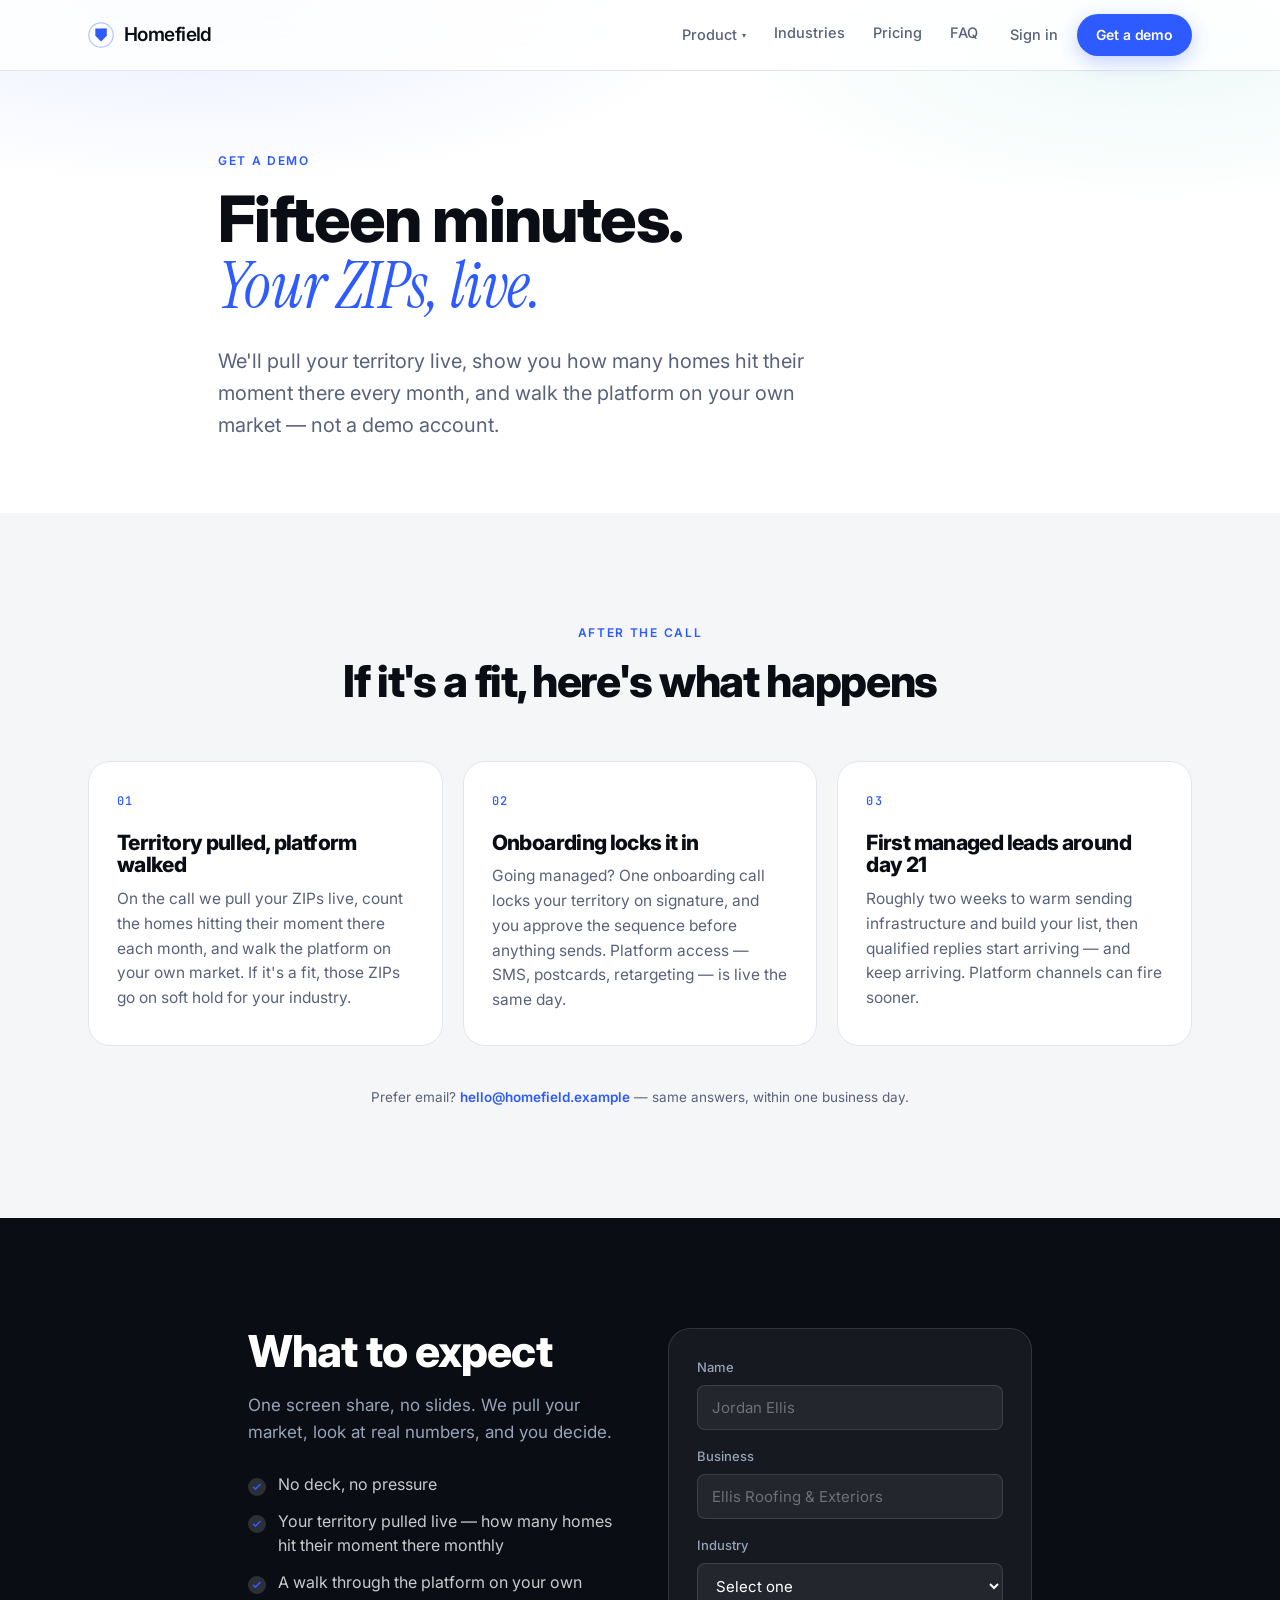
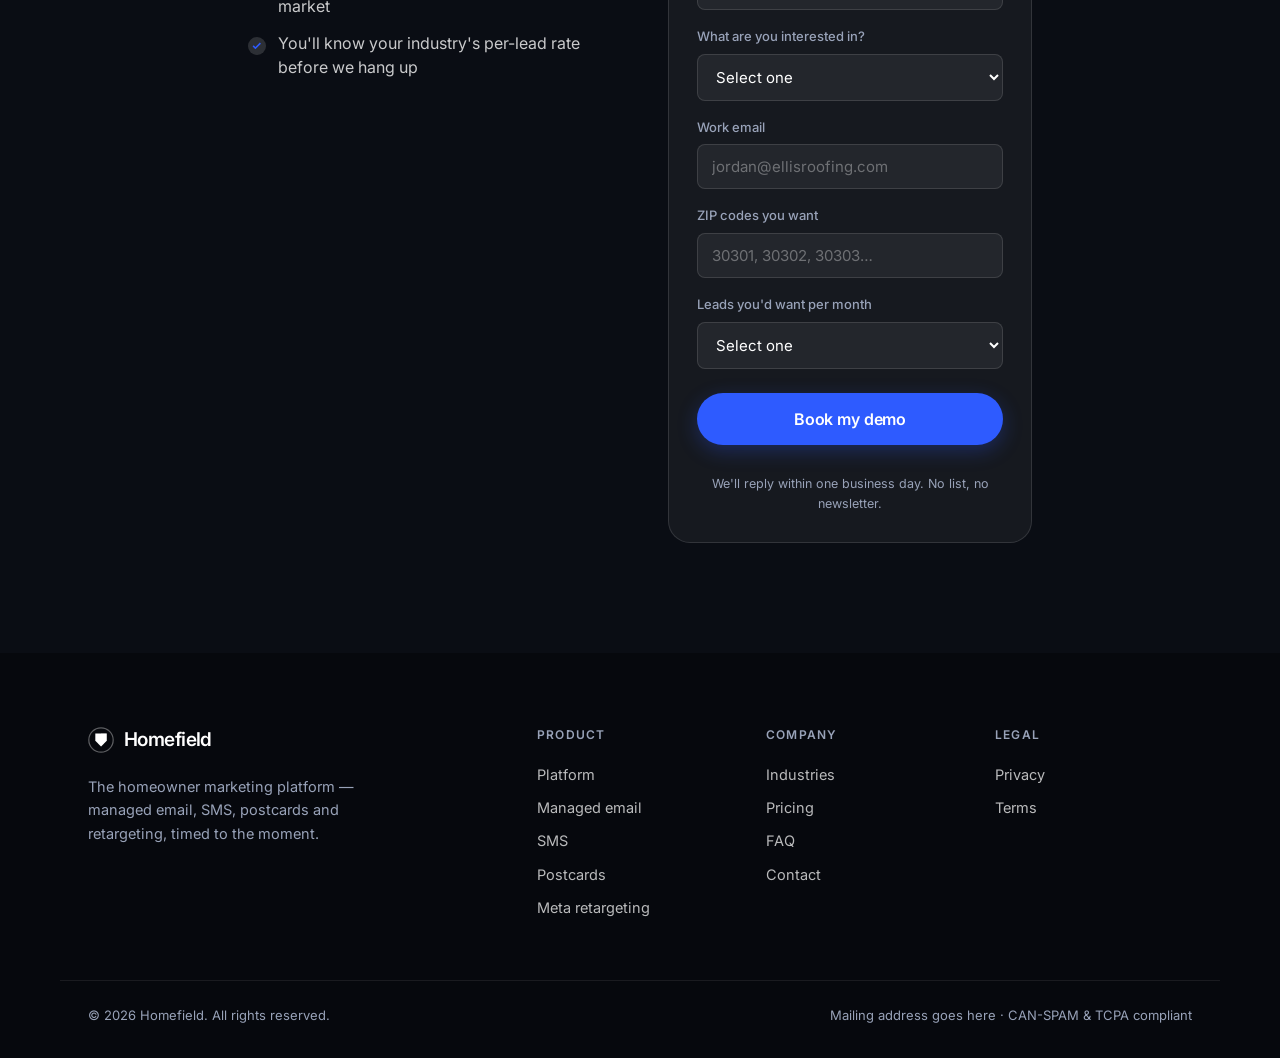
<file: contact.html>
<!DOCTYPE html>
<html lang="en">
<head>
<meta charset="utf-8">
<meta name="viewport" content="width=device-width, initial-scale=1">
<title>Get a demo — Homefield</title>
<meta name="description" content="Book a 15-minute call. We'll pull your territory live, show you how many homes hit their moment there every month, and walk the platform on your own market.">
<meta property="og:title" content="Get a demo — Homefield">
<meta property="og:description" content="Book a 15-minute call. We'll pull your territory live, show you how many homes hit their moment there every month, and walk the platform on your own market.">
<meta property="og:type" content="website">
<link rel="preconnect" href="https://fonts.googleapis.com">
<link rel="preconnect" href="https://fonts.gstatic.com" crossorigin>
<link href="https://fonts.googleapis.com/css2?family=Instrument+Serif:ital@0;1&family=Inter:wght@400;500;600;700&family=JetBrains+Mono:wght@400;500&display=swap" rel="stylesheet">
<link rel="stylesheet" href="styles.css?v=pf7">
<link rel="icon" href="data:image/svg+xml,%3Csvg xmlns='http://www.w3.org/2000/svg' viewBox='0 0 32 32'%3E%3Ccircle cx='16' cy='16' r='16' fill='%230A0D14'/%3E%3Cpath d='M9 9h14v8.5L16 25l-7-7.5z' fill='%232E5BFF'/%3E%3C/svg%3E">
<script>document.documentElement.className += ' js';</script>
</head>
<body>

<a class="skip" href="#main">Skip to content</a>

<header class="nav" id="nav">
  <div class="wrap nav__inner">
    <a class="brand" href="index.html" aria-label="Homefield home">
      <svg class="brand__mark" viewBox="0 0 32 32" aria-hidden="true">
        <circle cx="16" cy="16" r="15" fill="none" stroke="currentColor" stroke-width="1.5" opacity=".35"/>
        <path d="M9 8 H23 V17 L16 24 L9 17 Z" fill="currentColor"/>
        <path d="M16 8 H23 V17 L16 24 Z" fill="currentColor" opacity=".45"/>
      </svg>
      <span class="brand__word">Homefield</span>
    </a>

    <nav class="nav__links" aria-label="Primary">
      <div class="nav__dd">
        <button class="nav__ddbtn" type="button" aria-haspopup="true">Product <span class="car">▾</span></button>
        <div class="nav__ddmenu">
          <a href="platform.html">Platform overview<small>Segments, journeys, reporting — one dashboard</small></a>
          <a href="managed-email.html">Managed email<small>The channel we run for you</small></a>
          <a href="sms.html">SMS<small>Consent-based follow-up texting</small></a>
          <a href="postcards.html">Postcards<small>Triggered mail, no minimum drops</small></a>
          <a href="retargeting.html">Meta retargeting<small>Audiences synced to your ad account</small></a>
        </div>
      </div>
      <a href="industries.html">Industries</a>
      <a href="pricing.html">Pricing</a>
      <a href="faq.html">FAQ</a>
    </nav>

    <div class="nav__cta">
      <a class="signin" href="#">Sign in</a>
      <a class="btn btn--primary btn--sm" href="https://calendly.com/zatulovebrian/call" target="_blank" rel="noopener">Get a demo</a>
    </div>

    <button class="nav__toggle" id="navToggle" aria-expanded="false" aria-controls="mobileNav" aria-label="Open menu">
      <span></span><span></span>
    </button>
  </div>
  <div class="mobilenav" id="mobileNav" hidden>
    <a href="platform.html">Platform overview</a>
    <a href="managed-email.html">Managed email</a>
    <a href="sms.html">SMS</a>
    <a href="postcards.html">Postcards</a>
    <a href="retargeting.html">Meta retargeting</a>
    <a href="industries.html">Industries</a>
    <a href="pricing.html">Pricing</a>
    <a href="faq.html">FAQ</a>
    <a class="btn btn--primary" href="https://calendly.com/zatulovebrian/call" target="_blank" rel="noopener">Get a demo</a>
  </div>
</header>

<main id="main">

<!-- ── HERO ──────────────────────────────────────────── -->
<section class="hero hero--page">
  <div class="wrap hero__inner">
    <p class="eyebrow reveal">Get a demo</p>
    <h1 class="hero__h1 reveal">
      Fifteen minutes.<br>
      <em>Your ZIPs, live.</em>
    </h1>
    <p class="hero__sub reveal">
      We'll pull your territory live, show you how many homes hit their moment there
      every month, and walk the platform on your own market — not a demo account.
    </p>
  </div>
</section>

<!-- ── AFTER THE CALL ────────────────────────────────── -->
<section class="section section--paper">
  <div class="wrap">
    <div class="sechead sechead--center">
      <p class="eyebrow eyebrow--dark">After the call</p>
      <h2>If it's a fit, here's what happens</h2>
    </div>

    <ol class="steps">
      <li class="step">
        <p class="step__n">01</p>
        <h3>Territory pulled, platform walked</h3>
        <p>On the call we pull your ZIPs live, count the homes hitting their moment there each month, and walk the platform on your own market. If it's a fit, those ZIPs go on soft hold for your industry.</p>
      </li>
      <li class="step">
        <p class="step__n">02</p>
        <h3>Onboarding locks it in</h3>
        <p>Going managed? One onboarding call locks your territory on signature, and you approve the sequence before anything sends. Platform access — SMS, postcards, retargeting — is live the same day.</p>
      </li>
      <li class="step">
        <p class="step__n">03</p>
        <h3>First managed leads around day 21</h3>
        <p>Roughly two weeks to warm sending infrastructure and build your list, then qualified replies start arriving — and keep arriving. Platform channels can fire sooner.</p>
      </li>
    </ol>

    <p class="fineprint fineprint--center">
      Prefer email? <a class="link" href="mailto:hello@homefield.example">hello@homefield.example</a> — same answers, within one business day.
    </p>
  </div>
</section>

<!-- ── CALL + FORM ───────────────────────────────────── -->
<section class="section section--cta" id="contact">
  <div class="wrap wrap--narrow">
    <div class="cta">
      <div class="cta__text">
        <h2>What to expect</h2>
        <p>One screen share, no slides. We pull your market, look at real numbers, and you decide.</p>
        <ul class="ticks ticks--light">
          <li>No deck, no pressure</li>
          <li>Your territory pulled live — how many homes hit their moment there monthly</li>
          <li>A walk through the platform on your own market</li>
          <li>You'll know your industry's per-lead rate before we hang up</li>
        </ul>
      </div>

      <form class="form" id="leadForm" novalidate>
        <div class="form__row">
          <label for="f_name">Name</label>
          <input id="f_name" name="name" type="text" autocomplete="name" required placeholder="Jordan Ellis">
        </div>
        <div class="form__row">
          <label for="f_agency">Business</label>
          <input id="f_agency" name="agency" type="text" autocomplete="organization" required placeholder="Ellis Roofing &amp; Exteriors">
        </div>
        <div class="form__row">
          <label for="f_industry">Industry</label>
          <select id="f_industry" name="industry">
            <option value="">Select one</option>
            <option>Home services</option>
            <option>Home insurance</option>
            <option>Real estate agent</option>
            <option>Real estate investor</option>
            <option>Other</option>
          </select>
        </div>
        <div class="form__row">
          <label for="f_interest">What are you interested in?</label>
          <select id="f_interest" name="interest">
            <option value="">Select one</option>
            <option>Managed email</option>
            <option>Self-serve platform</option>
            <option>Both</option>
            <option>Not sure yet</option>
          </select>
        </div>
        <div class="form__row">
          <label for="f_email">Work email</label>
          <input id="f_email" name="email" type="email" autocomplete="email" required placeholder="jordan@ellisroofing.com">
        </div>
        <div class="form__row">
          <label for="f_zips">ZIP codes you want</label>
          <input id="f_zips" name="zips" type="text" placeholder="30301, 30302, 30303…">
        </div>
        <div class="form__row">
          <label for="f_vol">Leads you'd want per month</label>
          <select id="f_vol" name="volume">
            <option value="">Select one</option>
            <option>Up to 50</option>
            <option>51–299</option>
            <option>300+</option>
            <option>Not sure yet</option>
          </select>
        </div>
        <button class="btn btn--primary btn--full btn--lg" type="submit">Book my demo</button>
        <p class="form__status" id="formStatus" role="status" aria-live="polite"></p>
        <p class="form__fine">We'll reply within one business day. No list, no newsletter.</p>
      </form>
    </div>
  </div>
</section>

</main>

<footer class="foot">
  <div class="wrap foot__inner">
    <div class="foot__brand">
      <a class="brand brand--foot" href="index.html">
        <svg class="brand__mark" viewBox="0 0 32 32" aria-hidden="true">
          <circle cx="16" cy="16" r="15" fill="none" stroke="currentColor" stroke-width="1.5" opacity=".35"/>
          <path d="M9 8 H23 V17 L16 24 L9 17 Z" fill="currentColor"/>
          <path d="M16 8 H23 V17 L16 24 Z" fill="currentColor" opacity=".45"/>
        </svg>
        <span class="brand__word">Homefield</span>
      </a>
      <p>The homeowner marketing platform — managed email, SMS, postcards and retargeting, timed to the moment.</p>
    </div>
    <nav class="foot__links" aria-label="Footer">
      <div>
        <h5>Product</h5>
        <a href="platform.html">Platform</a>
        <a href="managed-email.html">Managed email</a>
        <a href="sms.html">SMS</a>
        <a href="postcards.html">Postcards</a>
        <a href="retargeting.html">Meta retargeting</a>
      </div>
      <div>
        <h5>Company</h5>
        <a href="industries.html">Industries</a>
        <a href="pricing.html">Pricing</a>
        <a href="faq.html">FAQ</a>
        <a href="contact.html">Contact</a>
      </div>
      <div>
        <h5>Legal</h5>
        <a href="privacy.html">Privacy</a>
        <a href="terms.html">Terms</a>
      </div>
    </nav>
  </div>
  <div class="wrap foot__bar">
    <p>&copy; <span id="yr">2026</span> Homefield. All rights reserved.</p>
    <p>Mailing address goes here · CAN-SPAM &amp; TCPA compliant</p>
  </div>
</footer>

<script src="script.js"></script>
</body>
</html>
</file>
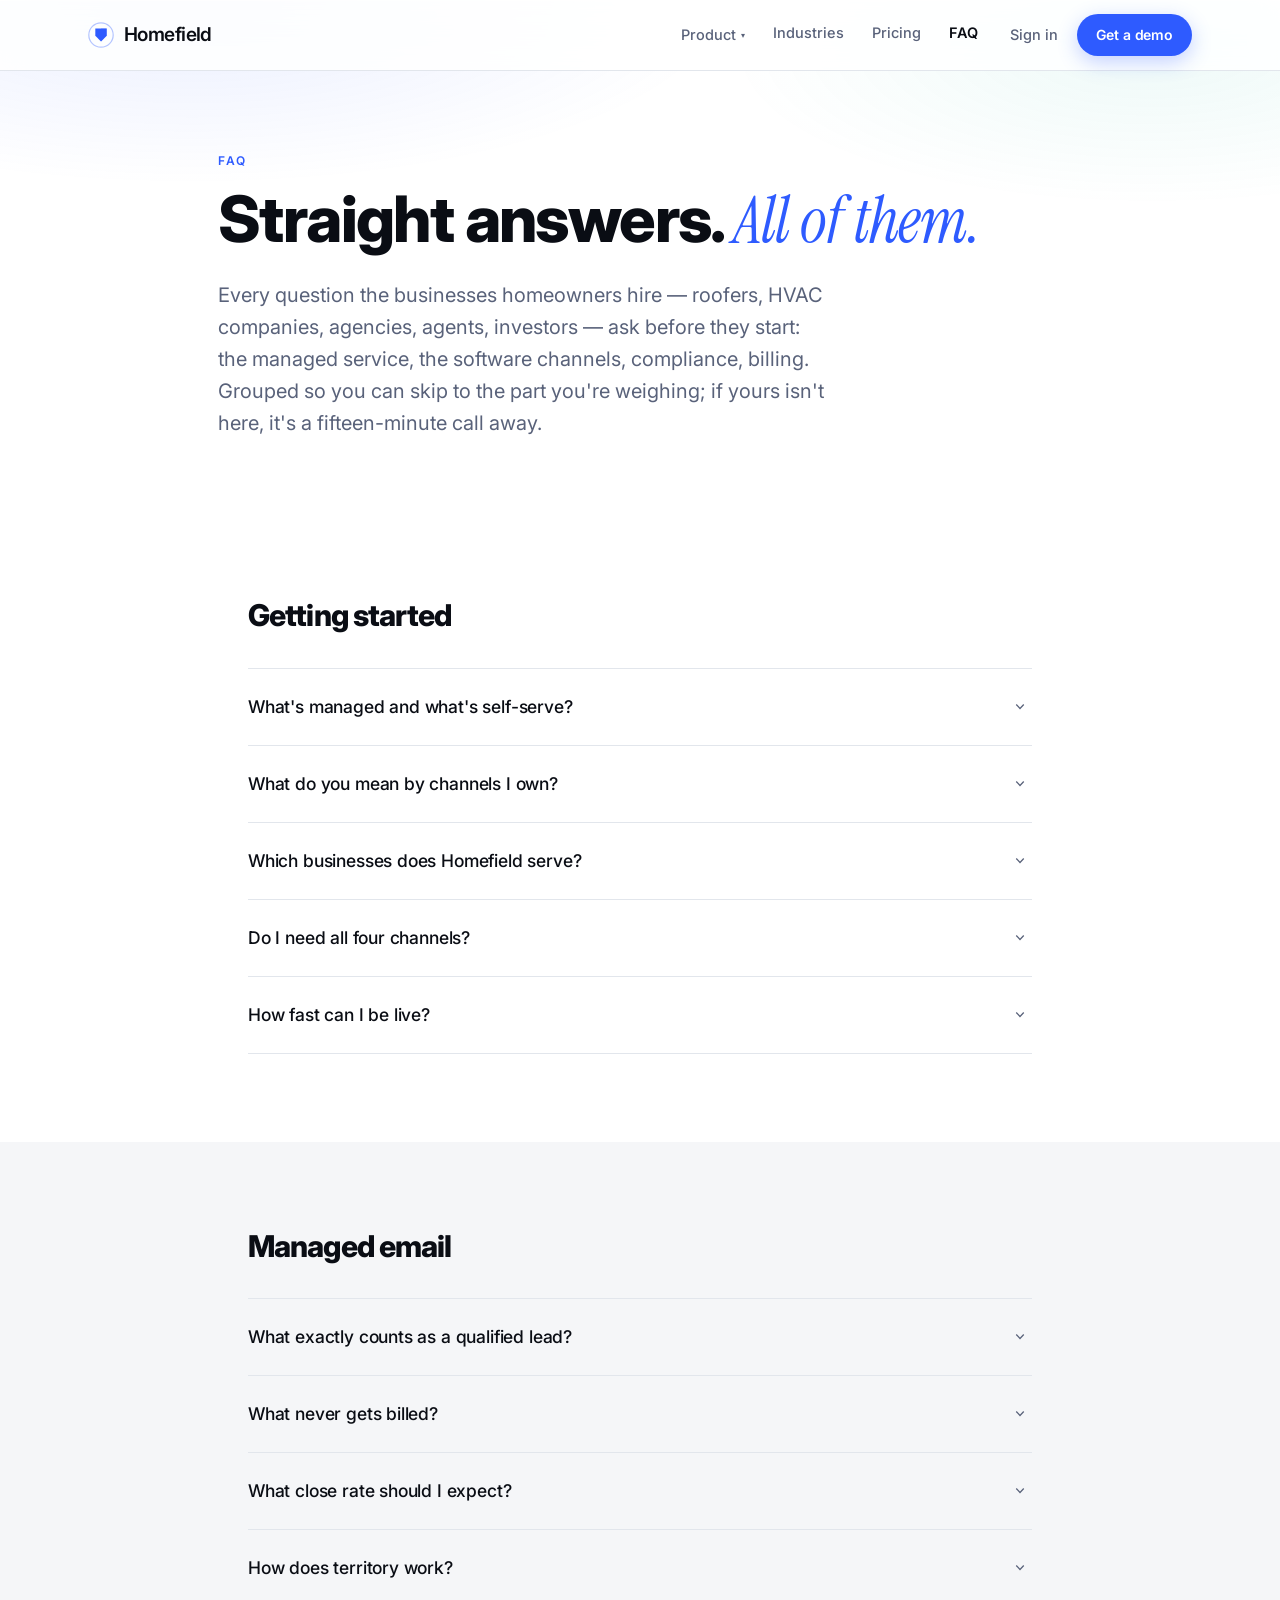
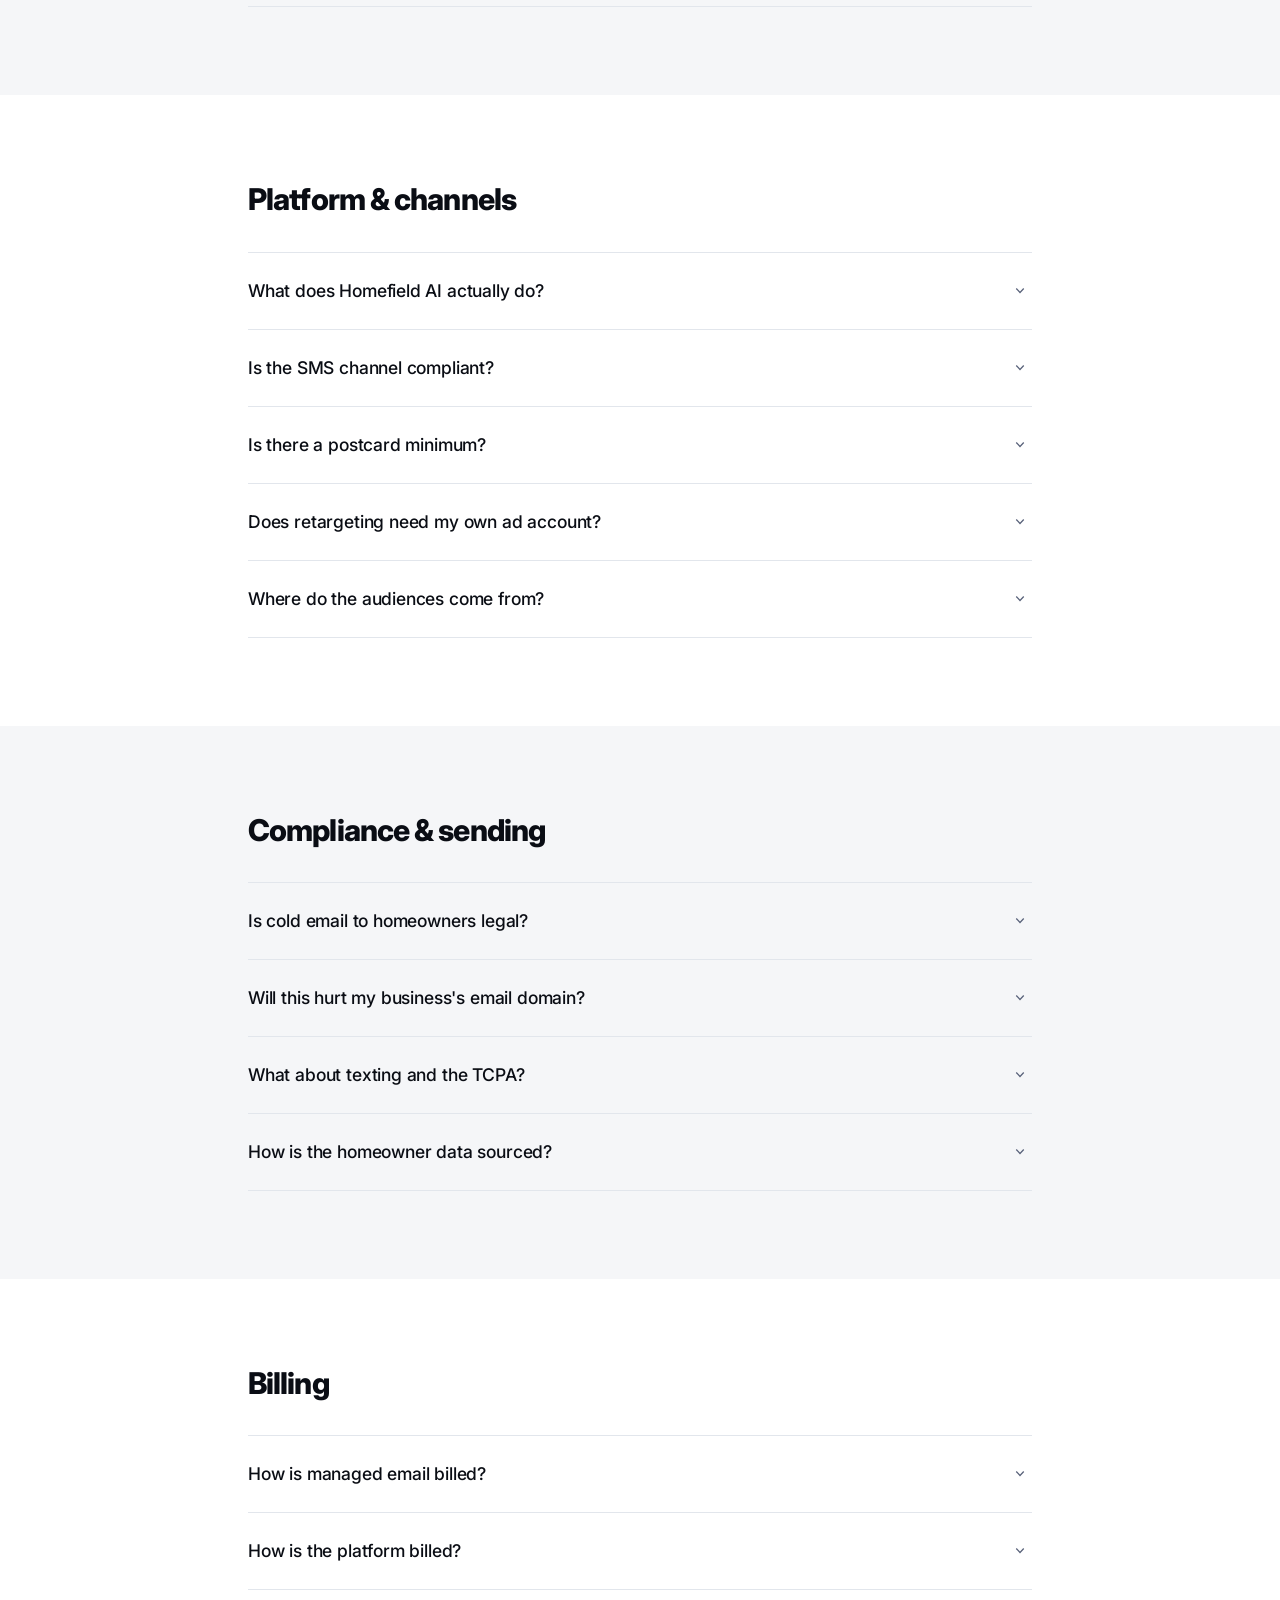
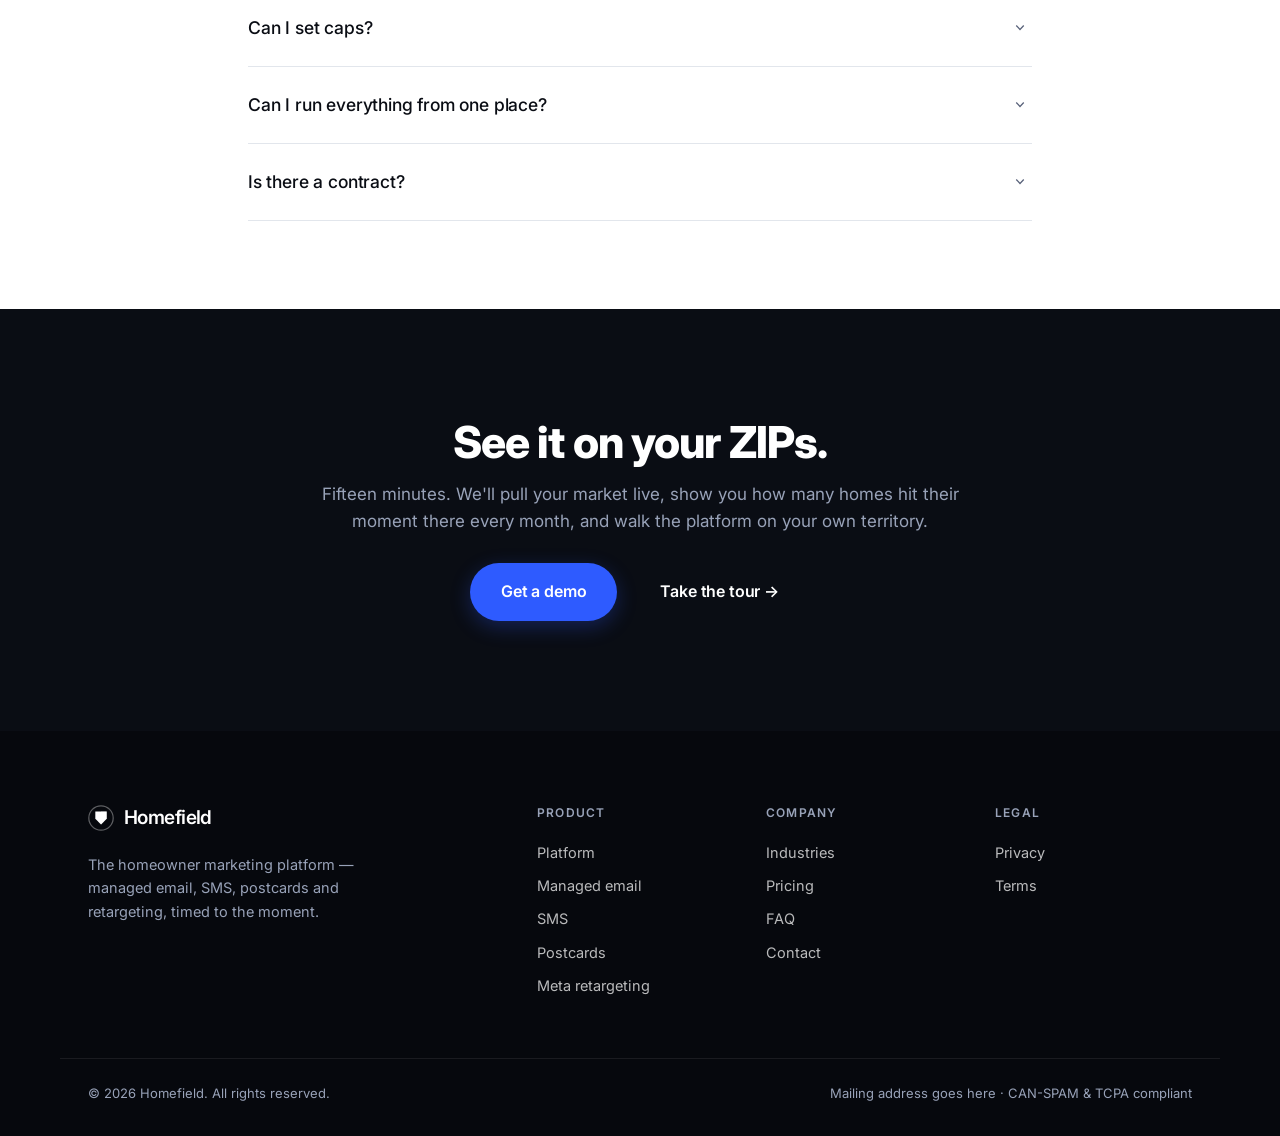
<file: faq.html>
<!DOCTYPE html>
<html lang="en">
<head>
<meta charset="utf-8">
<meta name="viewport" content="width=device-width, initial-scale=1">
<title>FAQ — Homefield</title>
<meta name="description" content="Every question the businesses homeowners hire — roofers, agencies, agents, investors — ask before starting with Homefield: what's managed vs self-serve, qualified leads, territory, SMS and postcard compliance, retargeting, and billing. Straight answers, no hedging.">
<meta property="og:title" content="FAQ — Homefield">
<meta property="og:description" content="Every question the businesses homeowners hire — roofers, agencies, agents, investors — ask before starting with Homefield: what's managed vs self-serve, qualified leads, territory, SMS and postcard compliance, retargeting, and billing. Straight answers, no hedging.">
<meta property="og:type" content="website">
<link rel="preconnect" href="https://fonts.googleapis.com">
<link rel="preconnect" href="https://fonts.gstatic.com" crossorigin>
<link href="https://fonts.googleapis.com/css2?family=Instrument+Serif:ital@0;1&family=Inter:wght@400;500;600;700&family=JetBrains+Mono:wght@400;500&display=swap" rel="stylesheet">
<link rel="stylesheet" href="styles.css?v=pf7">
<link rel="icon" href="data:image/svg+xml,%3Csvg xmlns='http://www.w3.org/2000/svg' viewBox='0 0 32 32'%3E%3Ccircle cx='16' cy='16' r='16' fill='%230A0D14'/%3E%3Cpath d='M9 9h14v8.5L16 25l-7-7.5z' fill='%232E5BFF'/%3E%3C/svg%3E">
<script>document.documentElement.className += ' js';</script>
<style>
  .fq-sechead{ margin-bottom:36px; }
  .fq-sechead h2{ font-size:clamp(22px,2.8vw,30px); }
</style>
</head>
<body>

<a class="skip" href="#main">Skip to content</a>

<header class="nav" id="nav">
  <div class="wrap nav__inner">
    <a class="brand" href="index.html" aria-label="Homefield home">
      <svg class="brand__mark" viewBox="0 0 32 32" aria-hidden="true">
        <circle cx="16" cy="16" r="15" fill="none" stroke="currentColor" stroke-width="1.5" opacity=".35"/>
        <path d="M9 8 H23 V17 L16 24 L9 17 Z" fill="currentColor"/>
        <path d="M16 8 H23 V17 L16 24 Z" fill="currentColor" opacity=".45"/>
      </svg>
      <span class="brand__word">Homefield</span>
    </a>

    <nav class="nav__links" aria-label="Primary">
      <div class="nav__dd">
        <button class="nav__ddbtn" type="button" aria-haspopup="true">Product <span class="car">▾</span></button>
        <div class="nav__ddmenu">
          <a href="platform.html">Platform overview<small>Segments, journeys, reporting — one dashboard</small></a>
          <a href="managed-email.html">Managed email<small>The channel we run for you</small></a>
          <a href="sms.html">SMS<small>Consent-based follow-up texting</small></a>
          <a href="postcards.html">Postcards<small>Triggered mail, no minimum drops</small></a>
          <a href="retargeting.html">Meta retargeting<small>Audiences synced to your ad account</small></a>
        </div>
      </div>
      <a href="industries.html">Industries</a>
      <a href="pricing.html">Pricing</a>
      <a href="faq.html">FAQ</a>
    </nav>

    <div class="nav__cta">
      <a class="signin" href="#">Sign in</a>
      <a class="btn btn--primary btn--sm" href="https://calendly.com/zatulovebrian/call" target="_blank" rel="noopener">Get a demo</a>
    </div>

    <button class="nav__toggle" id="navToggle" aria-expanded="false" aria-controls="mobileNav" aria-label="Open menu">
      <span></span><span></span>
    </button>
  </div>
  <div class="mobilenav" id="mobileNav" hidden>
    <a href="platform.html">Platform overview</a>
    <a href="managed-email.html">Managed email</a>
    <a href="sms.html">SMS</a>
    <a href="postcards.html">Postcards</a>
    <a href="retargeting.html">Meta retargeting</a>
    <a href="industries.html">Industries</a>
    <a href="pricing.html">Pricing</a>
    <a href="faq.html">FAQ</a>
    <a class="btn btn--primary" href="https://calendly.com/zatulovebrian/call" target="_blank" rel="noopener">Get a demo</a>
  </div>
</header>

<main id="main">

<!-- ── HERO ──────────────────────────────────────────── -->
<section class="hero hero--page">
  <div class="wrap hero__inner">
    <p class="eyebrow reveal">FAQ</p>
    <h1 class="hero__h1 reveal">
      Straight answers. <em>All of them.</em>
    </h1>
    <p class="hero__sub reveal">
      Every question the businesses homeowners hire — roofers, HVAC companies, agencies,
      agents, investors — ask before they start: the managed service, the software channels,
      compliance, billing. Grouped so you can skip to the part you're weighing; if yours
      isn't here, it's a fifteen-minute call away.
    </p>
  </div>
</section>

<!-- ── GETTING STARTED ───────────────────────────────── -->
<section class="section section--tight">
  <div class="wrap wrap--narrow">
    <div class="sechead fq-sechead">
      <h2>Getting started</h2>
    </div>

    <div class="faq">
      <details class="faq__item">
        <summary>What's managed and what's self-serve?</summary>
        <div class="faq__a"><p><a class="link" href="managed-email.html">Managed Email</a> is the done-for-you service: we run the channel end to end — warmed domains carrying your name, sequences you approve word for word, every reply read and graded — and you're billed per qualified lead, at a rate quoted by industry. The platform is the software side: <a class="link" href="sms.html">SMS</a>, <a class="link" href="postcards.html">postcards</a>, and <a class="link" href="retargeting.html">Facebook retargeting</a>, driven by the same signals engine but by you — you pick the segments, set the triggers, and press the buttons. That's a subscription plus usage, not per-lead.</p></div>
      </details>
      <details class="faq__item">
        <summary>What do you mean by channels I own?</summary>
        <div class="faq__a"><p>The industry default is renting demand. A shared-lead vendor resells the same homeowner to four to eight of your competitors and keeps the relationship for itself — stop paying, and your pipeline stops the same day. On Homefield the channels are yours: the audience, the reply threads, the sending identity that carries your name, and the ad account the retargeting runs from. Nothing is resold, and nothing disappears when you pause. Owned channels compound — every customer makes the next one cheaper.</p></div>
      </details>
      <details class="faq__item">
        <summary>Which businesses does Homefield serve?</summary>
        <div class="faq__a"><p>Four kinds. Home services businesses — roofing, HVAC, plumbing, solar, remodeling and similar trades. Home insurance agencies. Real estate agents. Real estate investors. All four are buying the same thing: the next customer, reached at the moment the homeowner is actually ready. Managed email is territorial — one business per industry per ZIP, so a roofer and an agent can hold the same ZIP; two roofers cannot. The platform channels aren't territorial and are open to any business.</p></div>
      </details>
      <details class="faq__item">
        <summary>Do I need all four channels?</summary>
        <div class="faq__a"><p>No. Most roofers, agencies and agents start with managed email alone and add owned channels once the pipeline is flowing. The channels are built to stack: the aging-roof email lands, the storm postcard arrives, the retargeting ad follows — same home, same week — so each one you add makes the others convert better. But nothing requires the bundle; every channel stands on its own.</p></div>
      </details>
      <details class="faq__item">
        <summary>How fast can I be live?</summary>
        <div class="faq__a"><p>Managed email: about 21 days to the first qualified lead — roughly two weeks warming sending infrastructure (pre-warmed domain pools shorten this) and building your list, then replies start in the first sending week. The platform: same day. Connect your account, build a segment from your filters, and SMS sequences, postcard triggers, or an audience sync can be running that afternoon.</p></div>
      </details>
    </div>
  </div>
</section>

<!-- ── MANAGED EMAIL ─────────────────────────────────── -->
<section class="section section--tight section--paper">
  <div class="wrap wrap--narrow">
    <div class="sechead fq-sechead">
      <h2>Managed email</h2>
    </div>

    <div class="faq">
      <details class="faq__item">
        <summary>What exactly counts as a qualified lead?</summary>
        <div class="faq__a"><p>A homeowner in your territory who replies to your sequences expressing interest — asking for a quote, an estimate, a valuation or an offer, asking what you'd charge, asking to be called. Every reply is read and graded — qualified or not — before it reaches your invoice.</p></div>
      </details>
      <details class="faq__item">
        <summary>What never gets billed?</summary>
        <div class="faq__a"><p>Auto-replies, bounces, unsubscribes, wrong contacts, and "no thanks" — none of them ever appear on an invoice. You pay only for replies where a homeowner asked for something you sell. If a billed lead shouldn't have qualified, flag it and we review the thread; if we got it wrong, it comes off the invoice.</p></div>
      </details>
      <details class="faq__item">
        <summary>What close rate should I expect?</summary>
        <div class="faq__a"><p>Businesses report turning 20–25% of qualified leads into customers with fast follow-up. Speed is the variable that matters most: get back within a day and those numbers hold; let a reply sit for a week and it decays like any warm lead does. The full reply thread is attached to every lead, so you read exactly what the homeowner asked before you pick up the phone.</p></div>
      </details>
      <details class="faq__item">
        <summary>How does territory work?</summary>
        <div class="faq__a"><p>One business per industry per ZIP. Your ZIPs lock on signature and are never resold while you're active — no other Homefield client in your industry can be sold into them. If you go inactive, the territory releases after 30 days. And the pipeline generated in your ZIPs is yours forever: every reply thread, full follow-up rights, no expiry, no re-sale, including conversations you re-open months later.</p></div>
      </details>
    </div>
  </div>
</section>

<!-- ── PLATFORM & CHANNELS ───────────────────────────── -->
<section class="section section--tight">
  <div class="wrap wrap--narrow">
    <div class="sechead fq-sechead">
      <h2>Platform &amp; channels</h2>
    </div>

    <div class="faq">
      <details class="faq__item">
        <summary>What does Homefield AI actually do?</summary>
        <div class="faq__a"><p>Four concrete things. It watches 275M+ homes and scores 40+ signals on each of them daily. It times each touch to the individual home's moment — send-time per home, not per blast. It writes per-address copy, so every email names the real street and the real situation — the roof's age, the renewal window, the years in the home. And it grades every reply, qualified or not — which is how managed email bills honestly. What it never does is act alone: you approve every sequence before anything sends.</p></div>
      </details>
      <details class="faq__item">
        <summary>Is the SMS channel compliant?</summary>
        <div class="faq__a"><p>Yes, because of what it is: <a class="link" href="sms.html">consent-based follow-up</a>, not cold texting. Sequences go only to homeowners who replied to your outreach or opted in, from a number registered to your business — 10DLC registration is handled inside the platform. Quiet hours are enforced automatically, STOP is honored instantly, and opt-outs are suppressed across every campaign. We don't sell cold SMS, and the platform won't send it.</p></div>
      </details>
      <details class="faq__item">
        <summary>Is there a postcard minimum?</summary>
        <div class="faq__a"><p>No. There's no drop, no batch, no 500-card floor. You pick a trigger — a renewal window entering, a roof aging past year 18, a storm crossing your ZIPs, a listing hitting the block — and <a class="link" href="postcards.html">cards print and mail one at a time</a> as individual homes fire it. Per-card pricing includes postage, and templates are built in, so there's no design work either.</p></div>
      </details>
      <details class="faq__item">
        <summary>Does retargeting need my own ad account?</summary>
        <div class="faq__a"><p>Yes. Your homeowner segments <a class="link" href="retargeting.html">sync to your Meta ad account</a> as custom audiences — the ads run from your account, under your name, and the ad spend is yours, paid to Meta directly. What the platform does is keep your audience right: your filters, refreshed as homes enter their moment, so the homeowner sees your ad the same week your email or card lands.</p></div>
      </details>
      <details class="faq__item">
        <summary>Where do the audiences come from?</summary>
        <div class="faq__a"><p>The signals engine — 275M+ homeowner records scored for timing: renewal windows modeled from closing anniversaries, roof and system age from build year and permits, equity and tenure, storm activity. You set the filters; the platform keeps the segment current, adding homes as they enter their moment and dropping them as it passes. Every channel draws from the same segments, which is why they land on the same homes in the same week.</p></div>
      </details>
    </div>
  </div>
</section>

<!-- ── COMPLIANCE & SENDING ──────────────────────────── -->
<section class="section section--tight section--paper">
  <div class="wrap wrap--narrow">
    <div class="sechead fq-sechead">
      <h2>Compliance &amp; sending</h2>
    </div>

    <div class="faq">
      <details class="faq__item">
        <summary>Is cold email to homeowners legal?</summary>
        <div class="faq__a"><p>Yes, under CAN-SPAM, which governs commercial email in the US — and compliance is on us, not you. Every message identifies the real sender, carries a physical mailing address, and honors one-click unsubscribes immediately. We don't send to contacts on suppression or opt-out lists.</p></div>
      </details>
      <details class="faq__item">
        <summary>Will this hurt my business's email domain?</summary>
        <div class="faq__a"><p>No — it's never touched. Sending runs on separate warmed domains we own and manage that carry your business name, so the homeowner is talking to you from the first sentence while your actual domain's reputation stays walled off entirely. Your own email keeps working exactly as it does today.</p></div>
      </details>
      <details class="faq__item">
        <summary>What about texting and the TCPA?</summary>
        <div class="faq__a"><p>The TCPA is exactly why the SMS channel is follow-up only. Texts go to homeowners with a consent basis — they replied to your outreach or opted in — never to a cold list. Every message identifies your business, quiet hours are enforced, and STOP works on the first try, permanently. Postcards, for the record, need none of this: direct mail has no consent requirement, which is part of why it's the widest-reach channel on the platform.</p></div>
      </details>
      <details class="faq__item">
        <summary>How is the homeowner data sourced?</summary>
        <div class="faq__a"><p>Public-record ownership data — the same records a title company or a direct-mail house works from — layered with licensed commercial data, matched to verified contact details, then scrubbed against suppression and opt-out lists before anything sends. We filter from 275M+ homeowner records by ZIP, home value, home and system age, ownership length, equity band, renewal window for insurance, and owner-occupancy for investors.</p></div>
      </details>
    </div>
  </div>
</section>

<!-- ── BILLING ───────────────────────────────────────── -->
<section class="section section--tight">
  <div class="wrap wrap--narrow">
    <div class="sechead fq-sechead">
      <h2>Billing</h2>
    </div>

    <div class="faq">
      <details class="faq__item">
        <summary>How is managed email billed?</summary>
        <div class="faq__a"><p>Monthly, in arrears, for the qualified leads delivered that month, at a per-lead rate quoted by industry. The invoice is itemized — every line is a lead, and every lead has its full reply thread attached, so you can audit what you're paying for in one read.</p></div>
      </details>
      <details class="faq__item">
        <summary>How is the platform billed?</summary>
        <div class="faq__a"><p>A monthly subscription plus usage: per-message pricing on SMS, per-card pricing on postcards with postage included, and retargeting audience sync included in the subscription — the ad spend itself runs in your Meta account, paid to Meta. Usage is metered as it happens, so a quiet month costs you the subscription and little else.</p></div>
      </details>
      <details class="faq__item">
        <summary>Can I set caps?</summary>
        <div class="faq__a"><p>Yes, on both sides. On managed email, tell us the most leads you can actually work in a month — the estimates your crew can run, the quotes your producers can turn — and we pace the sending to it. On the platform, every usage channel takes a monthly budget cap — texts and postcards stop at the line and resume next month. You'll never get a surprise invoice because something performed better than expected.</p></div>
      </details>
      <details class="faq__item">
        <summary>Can I run everything from one place?</summary>
        <div class="faq__a"><p>Yes — that's the point of the platform. Segments, SMS, postcards and retargeting run from one dashboard, and managed-email results land in the same place. One calendar of touches per home, one budget, one pipeline, and reporting that shows cost per customer across channels — not four tools with four logins.</p></div>
      </details>
      <details class="faq__item">
        <summary>Is there a contract?</summary>
        <div class="faq__a"><p>No. Everything is month to month — pause or stop whenever. On managed email, your territory releases 30 days after you go inactive; the pipeline you were billed for — every reply thread — stays yours forever. On the platform, cancel the subscription and the sending simply stops.</p></div>
      </details>
    </div>
  </div>
</section>

<!-- ── CTA ───────────────────────────────────────────── -->
<section class="section section--cta">
  <div class="wrap">
    <div class="ctaband">
      <h2>See it on your ZIPs.</h2>
      <p>Fifteen minutes. We'll pull your market live, show you how many homes hit their moment there every month, and walk the platform on your own territory.</p>
      <div class="ctaband__actions">
        <a class="btn btn--primary btn--lg" href="https://calendly.com/zatulovebrian/call" target="_blank" rel="noopener">Get a demo</a>
        <a class="btn btn--quiet btn--lg" href="platform.html">Take the tour →</a>
      </div>
    </div>
  </div>
</section>

</main>

<footer class="foot">
  <div class="wrap foot__inner">
    <div class="foot__brand">
      <a class="brand brand--foot" href="index.html">
        <svg class="brand__mark" viewBox="0 0 32 32" aria-hidden="true">
          <circle cx="16" cy="16" r="15" fill="none" stroke="currentColor" stroke-width="1.5" opacity=".35"/>
          <path d="M9 8 H23 V17 L16 24 L9 17 Z" fill="currentColor"/>
          <path d="M16 8 H23 V17 L16 24 Z" fill="currentColor" opacity=".45"/>
        </svg>
        <span class="brand__word">Homefield</span>
      </a>
      <p>The homeowner marketing platform — managed email, SMS, postcards and retargeting, timed to the moment.</p>
    </div>
    <nav class="foot__links" aria-label="Footer">
      <div>
        <h5>Product</h5>
        <a href="platform.html">Platform</a>
        <a href="managed-email.html">Managed email</a>
        <a href="sms.html">SMS</a>
        <a href="postcards.html">Postcards</a>
        <a href="retargeting.html">Meta retargeting</a>
      </div>
      <div>
        <h5>Company</h5>
        <a href="industries.html">Industries</a>
        <a href="pricing.html">Pricing</a>
        <a href="faq.html">FAQ</a>
        <a href="contact.html">Contact</a>
      </div>
      <div>
        <h5>Legal</h5>
        <a href="privacy.html">Privacy</a>
        <a href="terms.html">Terms</a>
      </div>
    </nav>
  </div>
  <div class="wrap foot__bar">
    <p>&copy; <span id="yr">2026</span> Homefield. All rights reserved.</p>
    <p>Mailing address goes here · CAN-SPAM &amp; TCPA compliant</p>
  </div>
</footer>

<script src="script.js"></script>
</body>
</html>
</file>
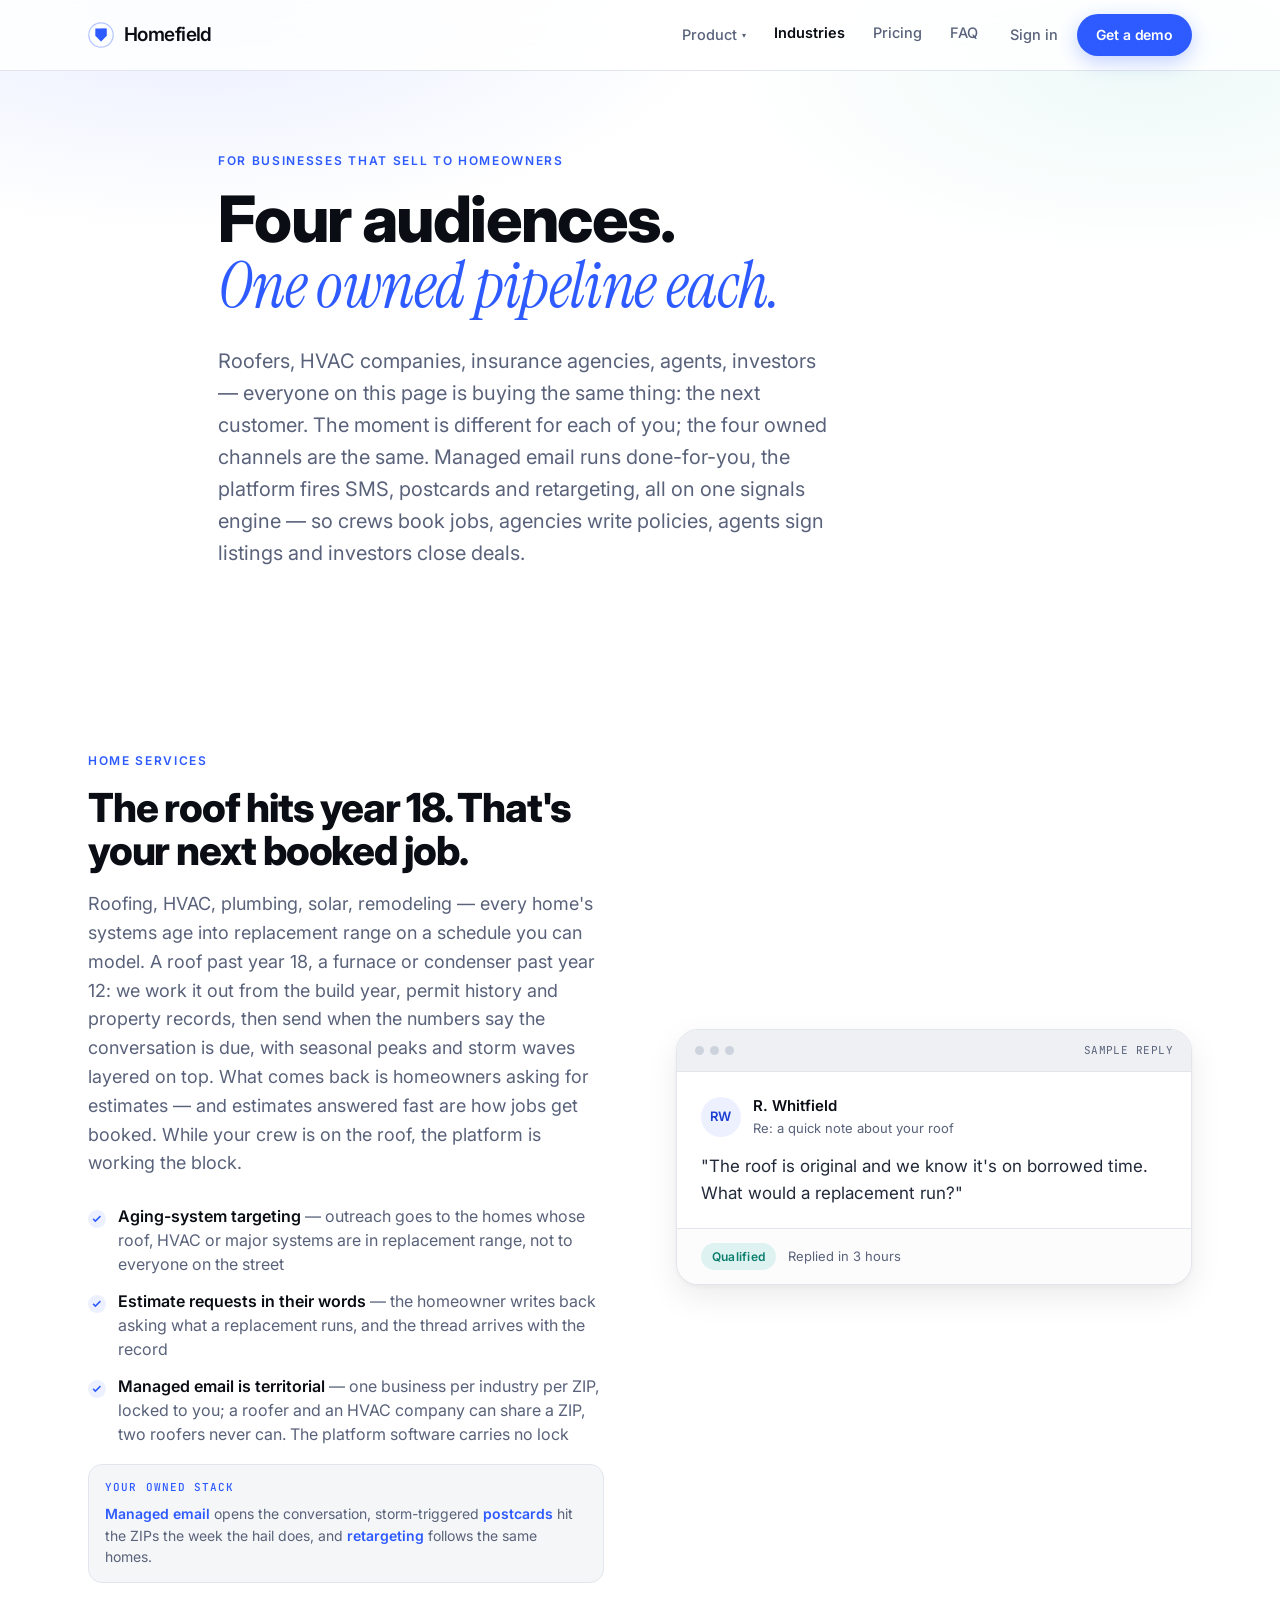
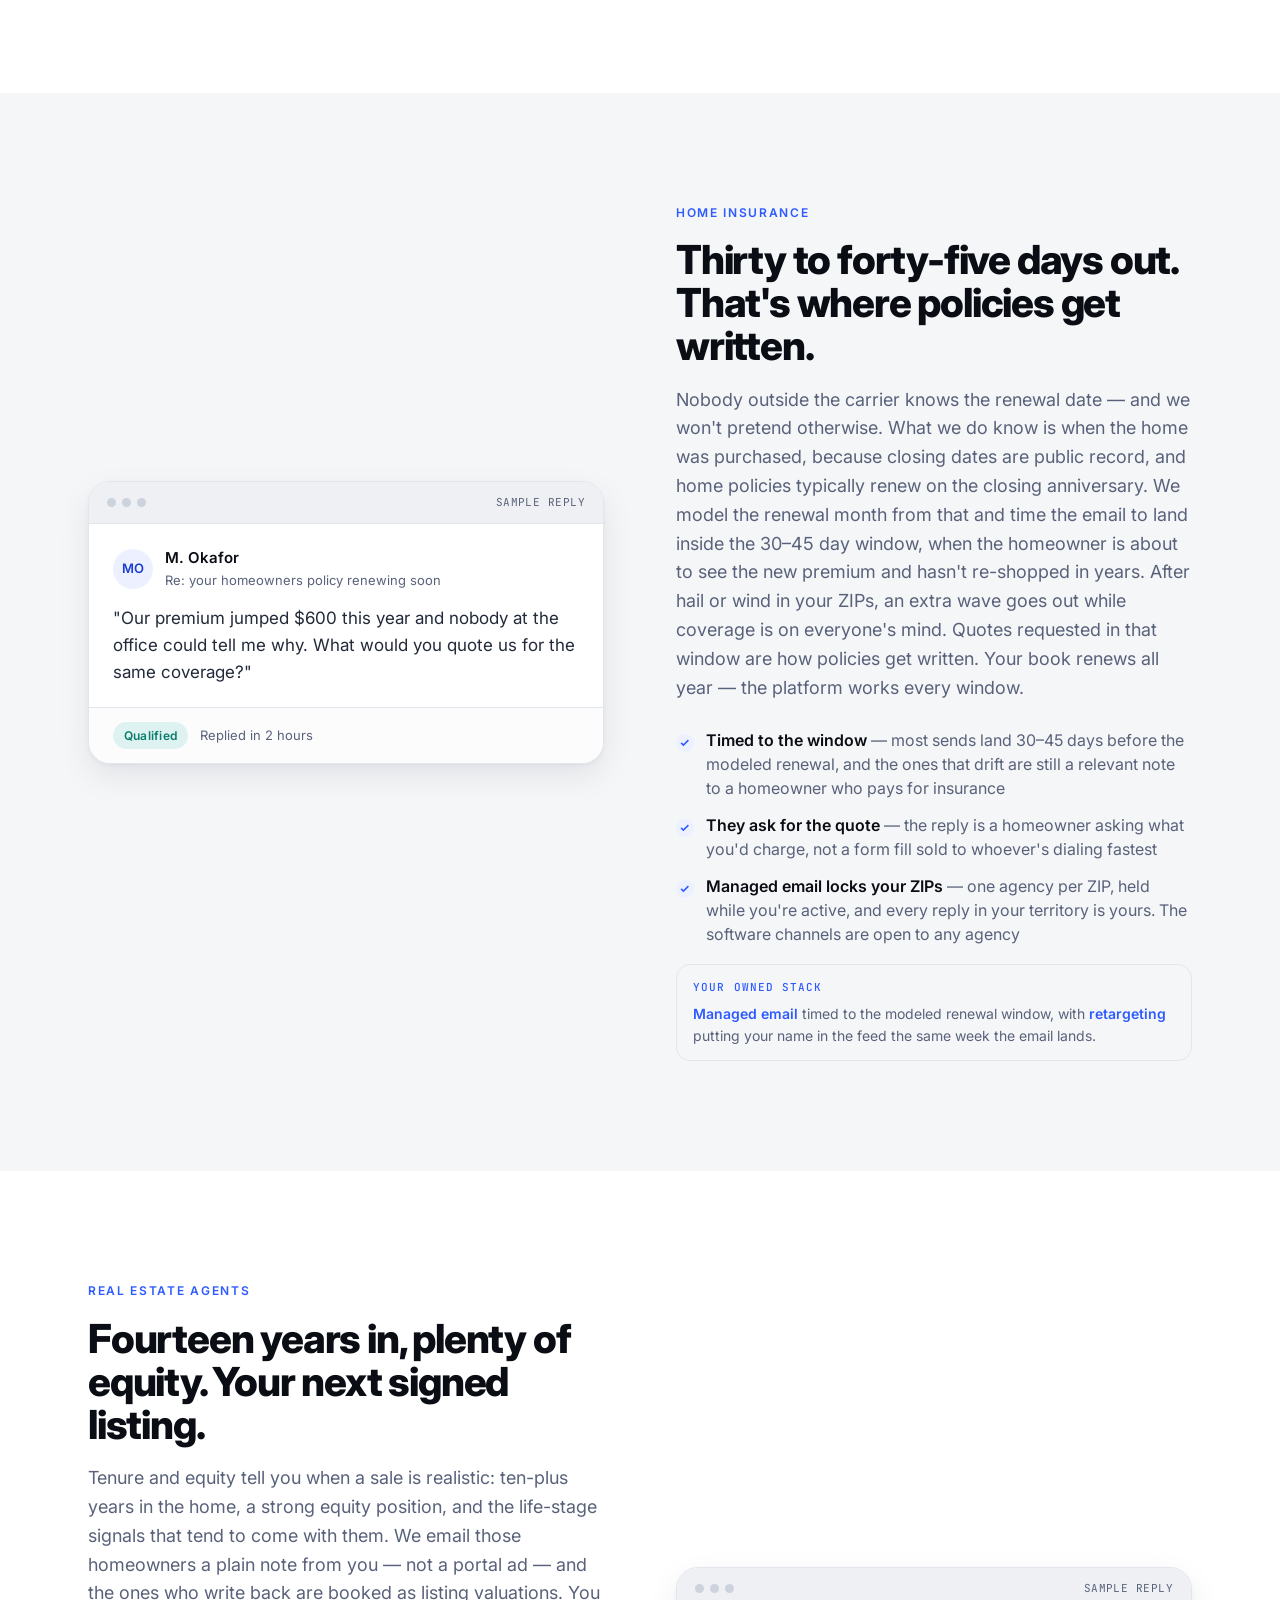
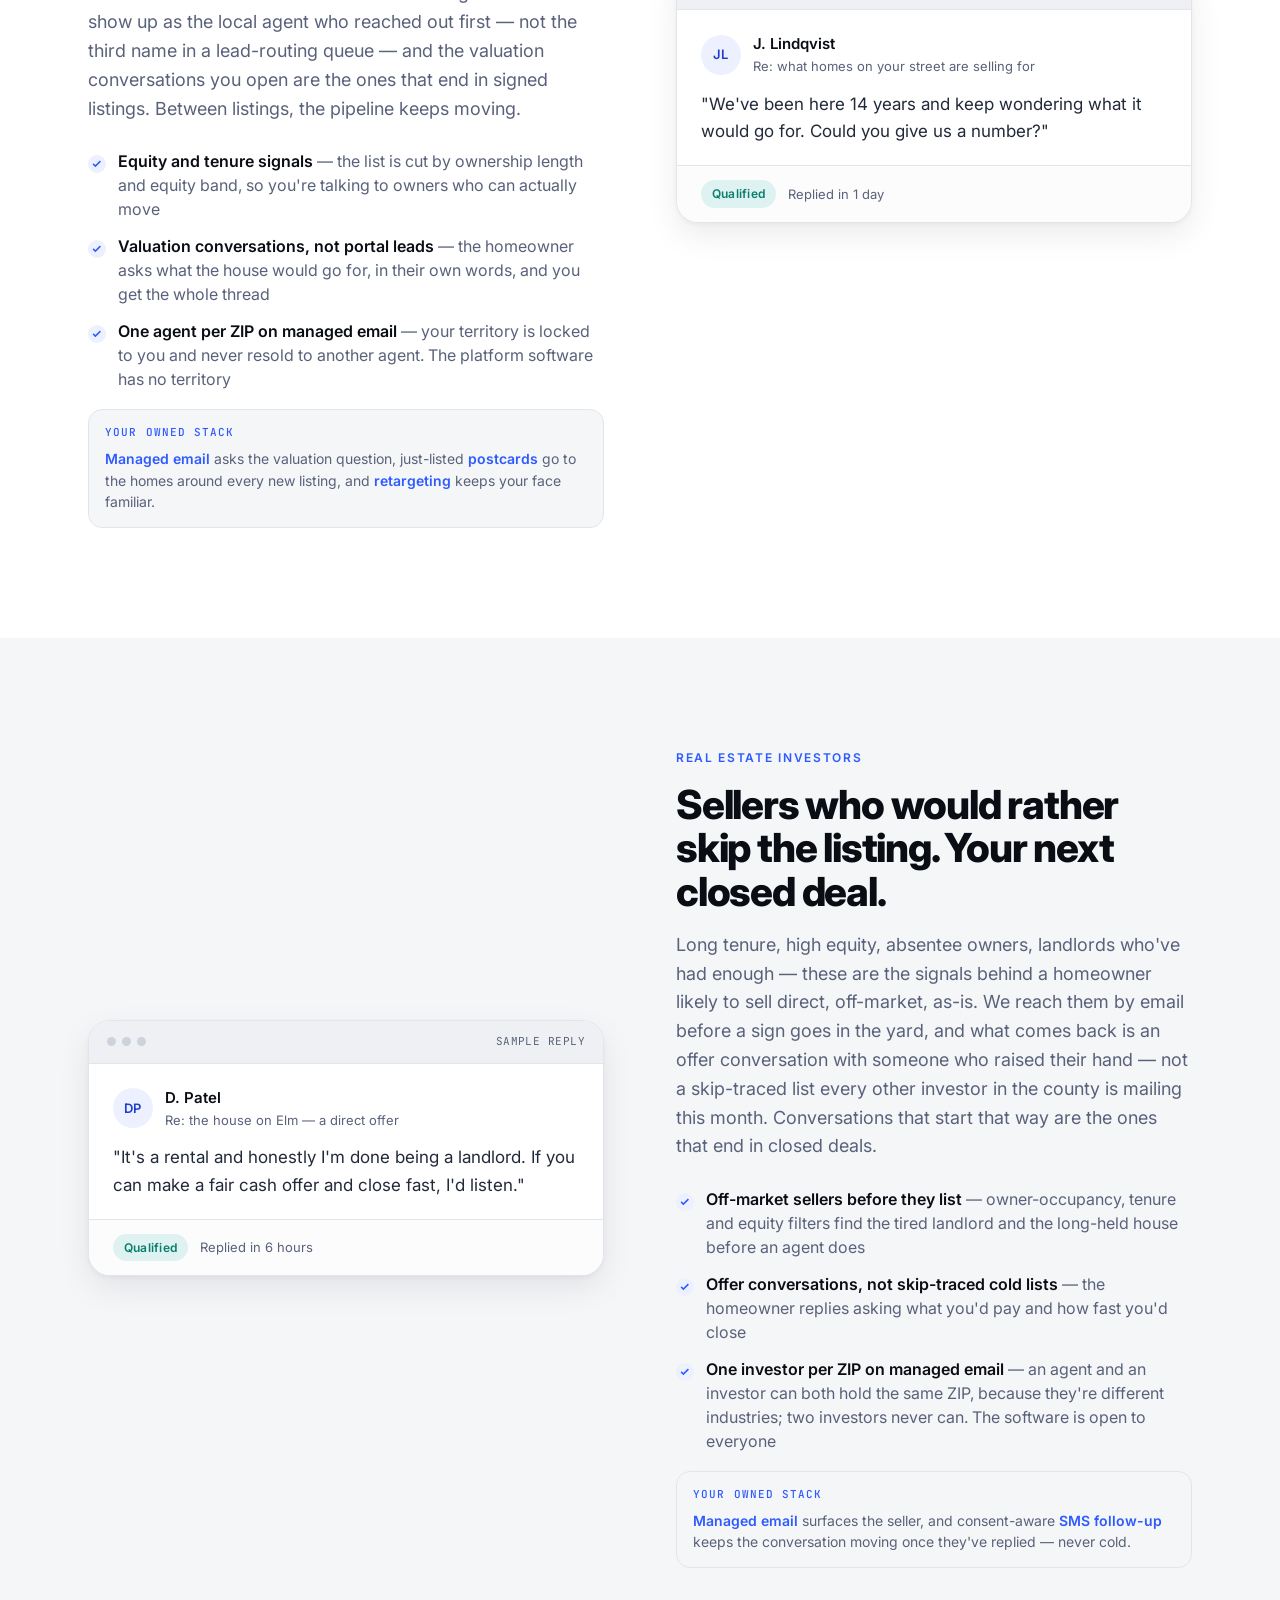
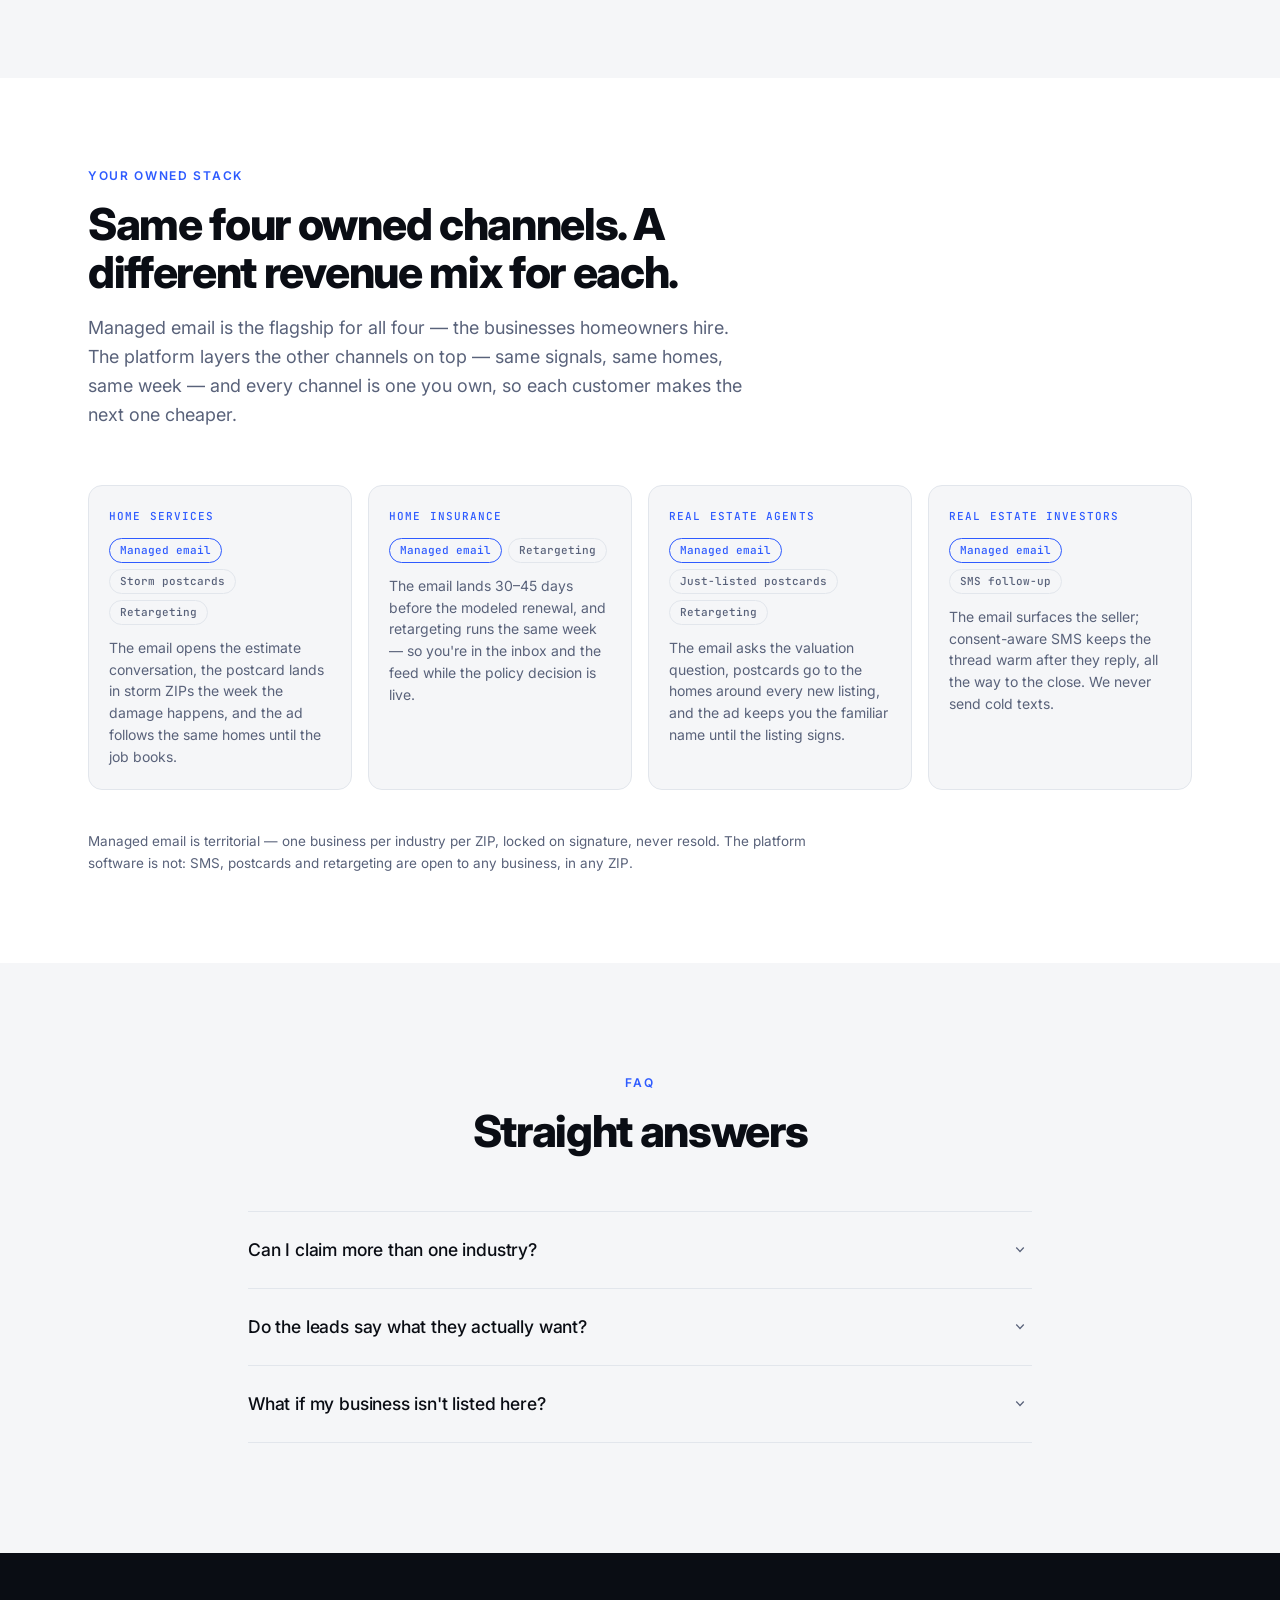
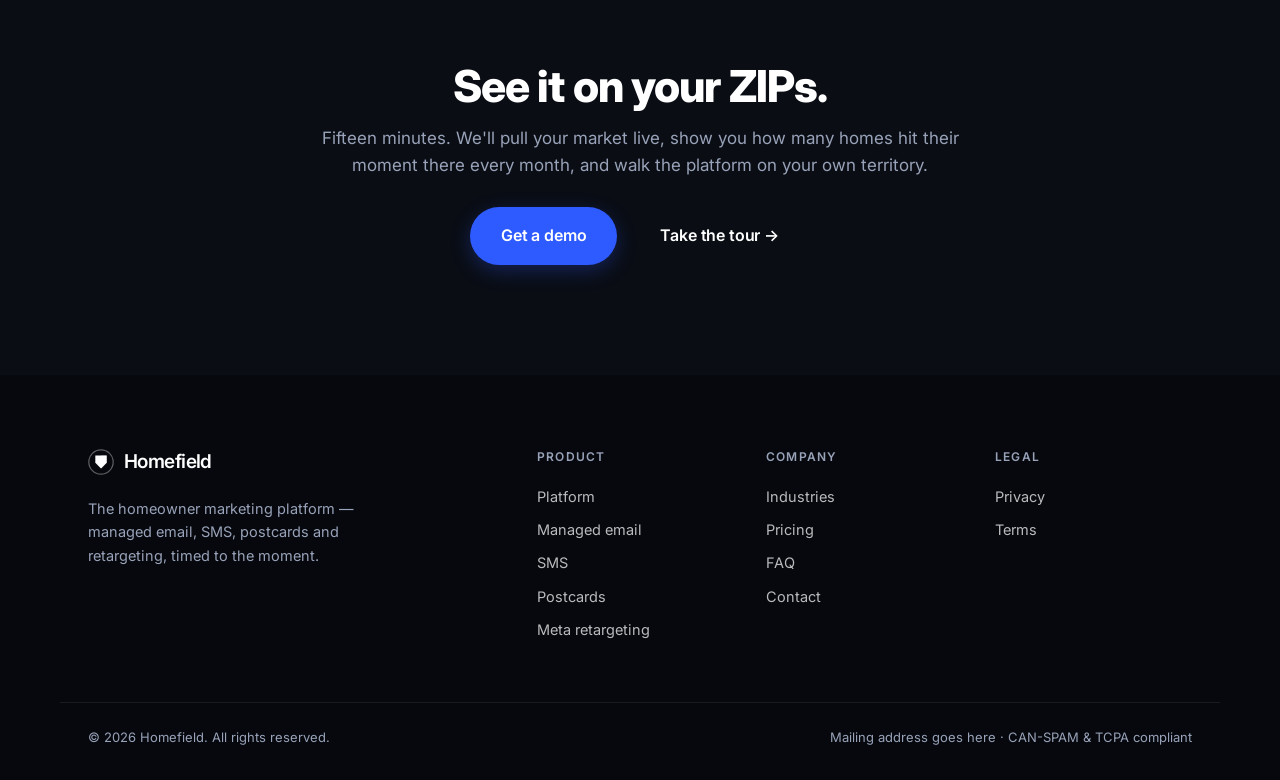
<file: industries.html>
<!DOCTYPE html>
<html lang="en">
<head>
<meta charset="utf-8">
<meta name="viewport" content="width=device-width, initial-scale=1">
<title>Industries — Homefield</title>
<meta name="description" content="For businesses that sell to homeowners: roofers, HVAC companies, home insurance agencies, real estate agents and investors. Four audiences, the same four owned channels — managed email, SMS, postcards and retargeting — each timed to a different moment.">
<meta property="og:title" content="Industries — Homefield">
<meta property="og:description" content="For businesses that sell to homeowners: roofers, HVAC companies, home insurance agencies, real estate agents and investors. Four audiences, the same four owned channels — managed email, SMS, postcards and retargeting — each timed to a different moment.">
<meta property="og:type" content="website">
<link rel="preconnect" href="https://fonts.googleapis.com">
<link rel="preconnect" href="https://fonts.gstatic.com" crossorigin>
<link href="https://fonts.googleapis.com/css2?family=Instrument+Serif:ital@0;1&family=Inter:wght@400;500;600;700&family=JetBrains+Mono:wght@400;500&display=swap" rel="stylesheet">
<link rel="stylesheet" href="styles.css?v=pf7">
<link rel="icon" href="data:image/svg+xml,%3Csvg xmlns='http://www.w3.org/2000/svg' viewBox='0 0 32 32'%3E%3Ccircle cx='16' cy='16' r='16' fill='%230A0D14'/%3E%3Cpath d='M9 9h14v8.5L16 25l-7-7.5z' fill='%232E5BFF'/%3E%3C/svg%3E">
<script>document.documentElement.className += ' js';</script>
<style>
/* ── industries page components ─────────────────────── */

/* per-audience "your stack" line inside each deep section */
.in-stackline{
  margin-top:18px; padding:14px 16px;
  background:var(--paper-2); border:1px solid var(--line); border-radius:var(--r);
}
.in-stackline__label{
  display:block; font-family:var(--mono); font-size:11px; font-weight:500;
  letter-spacing:.1em; text-transform:uppercase; color:var(--accent); margin-bottom:6px;
}
.in-stackline p{ font-size:14px; color:var(--muted); line-height:1.55; }

/* "what your stack looks like" strip: four channel-combo cards */
.in-strip{ display:grid; grid-template-columns:repeat(4,1fr); gap:16px; }
.in-stack{
  background:var(--paper-2); border:1px solid var(--line); border-radius:var(--r);
  padding:22px 20px;
}
.in-stack__for{
  font-family:var(--mono); font-size:11px; font-weight:500; letter-spacing:.1em;
  text-transform:uppercase; color:var(--accent); margin-bottom:12px;
}
.in-stack__chips{ display:flex; flex-wrap:wrap; gap:6px; margin-bottom:12px; }
.in-chip{
  font-family:var(--mono); font-size:11px; font-weight:500; line-height:1;
  padding:6px 10px; border:1px solid var(--line); border-radius:999px; color:var(--muted);
}
.in-chip--lead{ color:var(--accent); border-color:var(--accent); }
.in-stack p:not([class]){ font-size:14px; color:var(--muted); line-height:1.55; }

@media (max-width:960px){
  .in-strip{ grid-template-columns:repeat(2,1fr); }
}
@media (max-width:640px){
  .in-strip{ grid-template-columns:1fr; }
}
</style>
</head>
<body>

<a class="skip" href="#main">Skip to content</a>

<header class="nav" id="nav">
  <div class="wrap nav__inner">
    <a class="brand" href="index.html" aria-label="Homefield home">
      <svg class="brand__mark" viewBox="0 0 32 32" aria-hidden="true">
        <circle cx="16" cy="16" r="15" fill="none" stroke="currentColor" stroke-width="1.5" opacity=".35"/>
        <path d="M9 8 H23 V17 L16 24 L9 17 Z" fill="currentColor"/>
        <path d="M16 8 H23 V17 L16 24 Z" fill="currentColor" opacity=".45"/>
      </svg>
      <span class="brand__word">Homefield</span>
    </a>

    <nav class="nav__links" aria-label="Primary">
      <div class="nav__dd">
        <button class="nav__ddbtn" type="button" aria-haspopup="true">Product <span class="car">▾</span></button>
        <div class="nav__ddmenu">
          <a href="platform.html">Platform overview<small>Segments, journeys, reporting — one dashboard</small></a>
          <a href="managed-email.html">Managed email<small>The channel we run for you</small></a>
          <a href="sms.html">SMS<small>Consent-based follow-up texting</small></a>
          <a href="postcards.html">Postcards<small>Triggered mail, no minimum drops</small></a>
          <a href="retargeting.html">Meta retargeting<small>Audiences synced to your ad account</small></a>
        </div>
      </div>
      <a href="industries.html">Industries</a>
      <a href="pricing.html">Pricing</a>
      <a href="faq.html">FAQ</a>
    </nav>

    <div class="nav__cta">
      <a class="signin" href="#">Sign in</a>
      <a class="btn btn--primary btn--sm" href="https://calendly.com/zatulovebrian/call" target="_blank" rel="noopener">Get a demo</a>
    </div>

    <button class="nav__toggle" id="navToggle" aria-expanded="false" aria-controls="mobileNav" aria-label="Open menu">
      <span></span><span></span>
    </button>
  </div>
  <div class="mobilenav" id="mobileNav" hidden>
    <a href="platform.html">Platform overview</a>
    <a href="managed-email.html">Managed email</a>
    <a href="sms.html">SMS</a>
    <a href="postcards.html">Postcards</a>
    <a href="retargeting.html">Meta retargeting</a>
    <a href="industries.html">Industries</a>
    <a href="pricing.html">Pricing</a>
    <a href="faq.html">FAQ</a>
    <a class="btn btn--primary" href="https://calendly.com/zatulovebrian/call" target="_blank" rel="noopener">Get a demo</a>
  </div>
</header>

<main id="main">

<!-- ── PAGE HERO ─────────────────────────────────────── -->
<section class="hero hero--page">
  <div class="wrap hero__inner">
    <p class="eyebrow reveal">For businesses that sell to homeowners</p>
    <h1 class="hero__h1 reveal">
      Four audiences.<br>
      <em>One owned pipeline each.</em>
    </h1>
    <p class="hero__sub reveal">
      Roofers, HVAC companies, insurance agencies, agents, investors — everyone on this
      page is buying the same thing: the next customer. The moment is different for each
      of you; the four owned channels are the same. Managed email runs done-for-you, the
      platform fires SMS, postcards and retargeting, all on one signals engine — so crews
      book jobs, agencies write policies, agents sign listings and investors close deals.
    </p>
  </div>
</section>

<!-- ── HOME SERVICES ─────────────────────────────────── -->
<section class="section" id="home-services">
  <div class="wrap grid-2">
    <div class="grid-2__text">
      <p class="eyebrow eyebrow--dark">Home services</p>
      <h2>The roof hits year 18. That's your next booked job.</h2>
      <p class="lede">
        Roofing, HVAC, plumbing, solar, remodeling — every home's systems age into replacement
        range on a schedule you can model. A roof past year 18, a furnace or condenser past
        year 12: we work it out from the build year, permit history and property records, then
        send when the numbers say the conversation is due, with seasonal peaks and storm waves
        layered on top. What comes back is homeowners asking for estimates — and estimates
        answered fast are how jobs get booked. While your crew is on the roof, the
        platform is working the block.
      </p>
      <ul class="ticks">
        <li><strong>Aging-system targeting</strong> — outreach goes to the homes whose roof, HVAC or major systems are in replacement range, not to everyone on the street</li>
        <li><strong>Estimate requests in their words</strong> — the homeowner writes back asking what a replacement runs, and the thread arrives with the record</li>
        <li><strong>Managed email is territorial</strong> — one business per industry per ZIP, locked to you; a roofer and an HVAC company can share a ZIP, two roofers never can. The platform software carries no lock</li>
      </ul>
      <div class="in-stackline">
        <span class="in-stackline__label">Your owned stack</span>
        <p><a class="link" href="managed-email.html">Managed email</a> opens the conversation, storm-triggered <a class="link" href="postcards.html">postcards</a> hit the ZIPs the week the hail does, and <a class="link" href="retargeting.html">retargeting</a> follows the same homes.</p>
      </div>
    </div>

    <!-- SAMPLE CONTENT — illustrative reply, not a real lead -->
    <div class="grid-2__visual">
      <div class="reply">
        <div class="reply__bar">
          <span class="dot"></span><span class="dot"></span><span class="dot"></span>
          <span class="reply__tag">Sample reply</span>
        </div>
        <div class="reply__head">
          <div class="avatar">RW</div>
          <div>
            <p class="reply__from">R. Whitfield</p>
            <p class="reply__meta">Re: a quick note about your roof</p>
          </div>
        </div>
        <p class="reply__body">
          "The roof is original and we know it's on borrowed time. What would a replacement run?"
        </p>
        <div class="reply__foot">
          <span class="pill pill--good">Qualified</span>
          <span class="reply__time">Replied in 3 hours</span>
        </div>
      </div>
    </div>
  </div>
</section>

<!-- ── HOME INSURANCE ────────────────────────────────── -->
<section class="section section--paper" id="home-insurance">
  <div class="wrap grid-2 grid-2--flip">
    <div class="grid-2__text">
      <p class="eyebrow eyebrow--dark">Home insurance</p>
      <h2>Thirty to forty-five days out. That's where policies get written.</h2>
      <p class="lede">
        Nobody outside the carrier knows the renewal date — and we won't pretend otherwise.
        What we do know is when the home was purchased, because closing dates are public record,
        and home policies typically renew on the closing anniversary. We model the renewal month
        from that and time the email to land inside the 30–45 day window, when the homeowner is
        about to see the new premium and hasn't re-shopped in years. After hail or wind in your
        ZIPs, an extra wave goes out while coverage is on everyone's mind. Quotes requested in
        that window are how policies get written. Your book renews all year — the platform
        works every window.
      </p>
      <ul class="ticks">
        <li><strong>Timed to the window</strong> — most sends land 30–45 days before the modeled renewal, and the ones that drift are still a relevant note to a homeowner who pays for insurance</li>
        <li><strong>They ask for the quote</strong> — the reply is a homeowner asking what you'd charge, not a form fill sold to whoever's dialing fastest</li>
        <li><strong>Managed email locks your ZIPs</strong> — one agency per ZIP, held while you're active, and every reply in your territory is yours. The software channels are open to any agency</li>
      </ul>
      <div class="in-stackline">
        <span class="in-stackline__label">Your owned stack</span>
        <p><a class="link" href="managed-email.html">Managed email</a> timed to the modeled renewal window, with <a class="link" href="retargeting.html">retargeting</a> putting your name in the feed the same week the email lands.</p>
      </div>
    </div>

    <!-- SAMPLE CONTENT — illustrative reply, not a real lead -->
    <div class="grid-2__visual">
      <div class="reply">
        <div class="reply__bar">
          <span class="dot"></span><span class="dot"></span><span class="dot"></span>
          <span class="reply__tag">Sample reply</span>
        </div>
        <div class="reply__head">
          <div class="avatar">MO</div>
          <div>
            <p class="reply__from">M. Okafor</p>
            <p class="reply__meta">Re: your homeowners policy renewing soon</p>
          </div>
        </div>
        <p class="reply__body">
          "Our premium jumped $600 this year and nobody at the office could tell me why.
          What would you quote us for the same coverage?"
        </p>
        <div class="reply__foot">
          <span class="pill pill--good">Qualified</span>
          <span class="reply__time">Replied in 2 hours</span>
        </div>
      </div>
    </div>
  </div>
</section>

<!-- ── REAL ESTATE AGENTS ────────────────────────────── -->
<section class="section" id="real-estate-agents">
  <div class="wrap grid-2">
    <div class="grid-2__text">
      <p class="eyebrow eyebrow--dark">Real estate agents</p>
      <h2>Fourteen years in, plenty of equity. Your next signed listing.</h2>
      <p class="lede">
        Tenure and equity tell you when a sale is realistic: ten-plus years in the home, a strong
        equity position, and the life-stage signals that tend to come with them. We email those
        homeowners a plain note from you — not a portal ad — and the ones who write back are
        booked as listing valuations. You show up as the local agent who reached out first —
        not the third name in a lead-routing queue — and the valuation conversations you open
        are the ones that end in signed listings. Between listings, the pipeline keeps moving.
      </p>
      <ul class="ticks">
        <li><strong>Equity and tenure signals</strong> — the list is cut by ownership length and equity band, so you're talking to owners who can actually move</li>
        <li><strong>Valuation conversations, not portal leads</strong> — the homeowner asks what the house would go for, in their own words, and you get the whole thread</li>
        <li><strong>One agent per ZIP on managed email</strong> — your territory is locked to you and never resold to another agent. The platform software has no territory</li>
      </ul>
      <div class="in-stackline">
        <span class="in-stackline__label">Your owned stack</span>
        <p><a class="link" href="managed-email.html">Managed email</a> asks the valuation question, just-listed <a class="link" href="postcards.html">postcards</a> go to the homes around every new listing, and <a class="link" href="retargeting.html">retargeting</a> keeps your face familiar.</p>
      </div>
    </div>

    <!-- SAMPLE CONTENT — illustrative reply, not a real lead -->
    <div class="grid-2__visual">
      <div class="reply">
        <div class="reply__bar">
          <span class="dot"></span><span class="dot"></span><span class="dot"></span>
          <span class="reply__tag">Sample reply</span>
        </div>
        <div class="reply__head">
          <div class="avatar">JL</div>
          <div>
            <p class="reply__from">J. Lindqvist</p>
            <p class="reply__meta">Re: what homes on your street are selling for</p>
          </div>
        </div>
        <p class="reply__body">
          "We've been here 14 years and keep wondering what it would go for. Could you give us a number?"
        </p>
        <div class="reply__foot">
          <span class="pill pill--good">Qualified</span>
          <span class="reply__time">Replied in 1 day</span>
        </div>
      </div>
    </div>
  </div>
</section>

<!-- ── REAL ESTATE INVESTORS ─────────────────────────── -->
<section class="section section--paper" id="real-estate-investors">
  <div class="wrap grid-2 grid-2--flip">
    <div class="grid-2__text">
      <p class="eyebrow eyebrow--dark">Real estate investors</p>
      <h2>Sellers who would rather skip the listing. Your next closed deal.</h2>
      <p class="lede">
        Long tenure, high equity, absentee owners, landlords who've had enough — these are the
        signals behind a homeowner likely to sell direct, off-market, as-is. We reach them by
        email before a sign goes in the yard, and what comes back is an offer conversation with
        someone who raised their hand — not a skip-traced list every other investor in the
        county is mailing this month. Conversations that start that way are the ones that end
        in closed deals.
      </p>
      <ul class="ticks">
        <li><strong>Off-market sellers before they list</strong> — owner-occupancy, tenure and equity filters find the tired landlord and the long-held house before an agent does</li>
        <li><strong>Offer conversations, not skip-traced cold lists</strong> — the homeowner replies asking what you'd pay and how fast you'd close</li>
        <li><strong>One investor per ZIP on managed email</strong> — an agent and an investor can both hold the same ZIP, because they're different industries; two investors never can. The software is open to everyone</li>
      </ul>
      <div class="in-stackline">
        <span class="in-stackline__label">Your owned stack</span>
        <p><a class="link" href="managed-email.html">Managed email</a> surfaces the seller, and consent-aware <a class="link" href="sms.html">SMS follow-up</a> keeps the conversation moving once they've replied — never cold.</p>
      </div>
    </div>

    <!-- SAMPLE CONTENT — illustrative reply, not a real lead -->
    <div class="grid-2__visual">
      <div class="reply">
        <div class="reply__bar">
          <span class="dot"></span><span class="dot"></span><span class="dot"></span>
          <span class="reply__tag">Sample reply</span>
        </div>
        <div class="reply__head">
          <div class="avatar">DP</div>
          <div>
            <p class="reply__from">D. Patel</p>
            <p class="reply__meta">Re: the house on Elm — a direct offer</p>
          </div>
        </div>
        <p class="reply__body">
          "It's a rental and honestly I'm done being a landlord. If you can make a fair cash offer
          and close fast, I'd listen."
        </p>
        <div class="reply__foot">
          <span class="pill pill--good">Qualified</span>
          <span class="reply__time">Replied in 6 hours</span>
        </div>
      </div>
    </div>
  </div>
</section>

<!-- ── WHAT YOUR STACK LOOKS LIKE ────────────────────── -->
<section class="section section--tight">
  <div class="wrap">
    <div class="sechead">
      <p class="eyebrow eyebrow--dark">Your owned stack</p>
      <h2>Same four owned channels. A different revenue mix for each.</h2>
      <p class="lede">
        Managed email is the flagship for all four — the businesses homeowners hire. The
        platform layers the other channels on top — same signals, same homes, same week —
        and every channel is one you own, so each customer makes the next one cheaper.
      </p>
    </div>

    <div class="in-strip">
      <div class="in-stack">
        <p class="in-stack__for">Home services</p>
        <div class="in-stack__chips">
          <span class="in-chip in-chip--lead">Managed email</span>
          <span class="in-chip">Storm postcards</span>
          <span class="in-chip">Retargeting</span>
        </div>
        <p>The email opens the estimate conversation, the postcard lands in storm ZIPs the week the damage happens, and the ad follows the same homes until the job books.</p>
      </div>
      <div class="in-stack">
        <p class="in-stack__for">Home insurance</p>
        <div class="in-stack__chips">
          <span class="in-chip in-chip--lead">Managed email</span>
          <span class="in-chip">Retargeting</span>
        </div>
        <p>The email lands 30–45 days before the modeled renewal, and retargeting runs the same week — so you're in the inbox and the feed while the policy decision is live.</p>
      </div>
      <div class="in-stack">
        <p class="in-stack__for">Real estate agents</p>
        <div class="in-stack__chips">
          <span class="in-chip in-chip--lead">Managed email</span>
          <span class="in-chip">Just-listed postcards</span>
          <span class="in-chip">Retargeting</span>
        </div>
        <p>The email asks the valuation question, postcards go to the homes around every new listing, and the ad keeps you the familiar name until the listing signs.</p>
      </div>
      <div class="in-stack">
        <p class="in-stack__for">Real estate investors</p>
        <div class="in-stack__chips">
          <span class="in-chip in-chip--lead">Managed email</span>
          <span class="in-chip">SMS follow-up</span>
        </div>
        <p>The email surfaces the seller; consent-aware SMS keeps the thread warm after they reply, all the way to the close. We never send cold texts.</p>
      </div>
    </div>

    <p class="fineprint">
      Managed email is territorial — one business per industry per ZIP, locked on signature, never resold.
      The platform software is not: SMS, postcards and retargeting are open to any business, in any ZIP.
    </p>
  </div>
</section>

<!-- ── FAQ ───────────────────────────────────────────── -->
<section class="section section--paper">
  <div class="wrap wrap--narrow">
    <div class="sechead sechead--center">
      <p class="eyebrow eyebrow--dark">FAQ</p>
      <h2>Straight answers</h2>
    </div>

    <div class="faq">
      <details class="faq__item">
        <summary>Can I claim more than one industry?</summary>
        <div class="faq__a"><p>Yes. Each industry is its own managed-email territory lock — an agent who also invests holds a separate lock per industry in the same ZIPs, and the per-lead rate is quoted per industry. The platform software has no lock at all: any business can run SMS, postcards and retargeting in any ZIP.</p></div>
      </details>
      <details class="faq__item">
        <summary>Do the leads say what they actually want?</summary>
        <div class="faq__a"><p>They reply in their own words, and most name it outright — a quote, an estimate, a valuation, or an offer. The full reply thread is attached to every lead, verbatim, so you're never guessing at what the homeowner meant.</p></div>
      </details>
      <details class="faq__item">
        <summary>What if my business isn't listed here?</summary>
        <div class="faq__a"><p>If you serve homeowners at their house, there's almost always a moment in the data we can time it to. Ask on the call — we'll tell you honestly whether the signal exists for your trade before you commit to anything.</p></div>
      </details>
    </div>
  </div>
</section>

<section class="section section--cta">
  <div class="wrap">
    <div class="ctaband">
      <h2>See it on your ZIPs.</h2>
      <p>Fifteen minutes. We'll pull your market live, show you how many homes hit their moment there every month, and walk the platform on your own territory.</p>
      <div class="ctaband__actions">
        <a class="btn btn--primary btn--lg" href="https://calendly.com/zatulovebrian/call" target="_blank" rel="noopener">Get a demo</a>
        <a class="btn btn--quiet btn--lg" href="platform.html">Take the tour →</a>
      </div>
    </div>
  </div>
</section>

</main>

<footer class="foot">
  <div class="wrap foot__inner">
    <div class="foot__brand">
      <a class="brand brand--foot" href="index.html">
        <svg class="brand__mark" viewBox="0 0 32 32" aria-hidden="true">
          <circle cx="16" cy="16" r="15" fill="none" stroke="currentColor" stroke-width="1.5" opacity=".35"/>
          <path d="M9 8 H23 V17 L16 24 L9 17 Z" fill="currentColor"/>
          <path d="M16 8 H23 V17 L16 24 Z" fill="currentColor" opacity=".45"/>
        </svg>
        <span class="brand__word">Homefield</span>
      </a>
      <p>The homeowner marketing platform — managed email, SMS, postcards and retargeting, timed to the moment.</p>
    </div>
    <nav class="foot__links" aria-label="Footer">
      <div>
        <h5>Product</h5>
        <a href="platform.html">Platform</a>
        <a href="managed-email.html">Managed email</a>
        <a href="sms.html">SMS</a>
        <a href="postcards.html">Postcards</a>
        <a href="retargeting.html">Meta retargeting</a>
      </div>
      <div>
        <h5>Company</h5>
        <a href="industries.html">Industries</a>
        <a href="pricing.html">Pricing</a>
        <a href="faq.html">FAQ</a>
        <a href="contact.html">Contact</a>
      </div>
      <div>
        <h5>Legal</h5>
        <a href="privacy.html">Privacy</a>
        <a href="terms.html">Terms</a>
      </div>
    </nav>
  </div>
  <div class="wrap foot__bar">
    <p>&copy; <span id="yr">2026</span> Homefield. All rights reserved.</p>
    <p>Mailing address goes here · CAN-SPAM &amp; TCPA compliant</p>
  </div>
</footer>

<script src="script.js"></script>
</body>
</html>
</file>
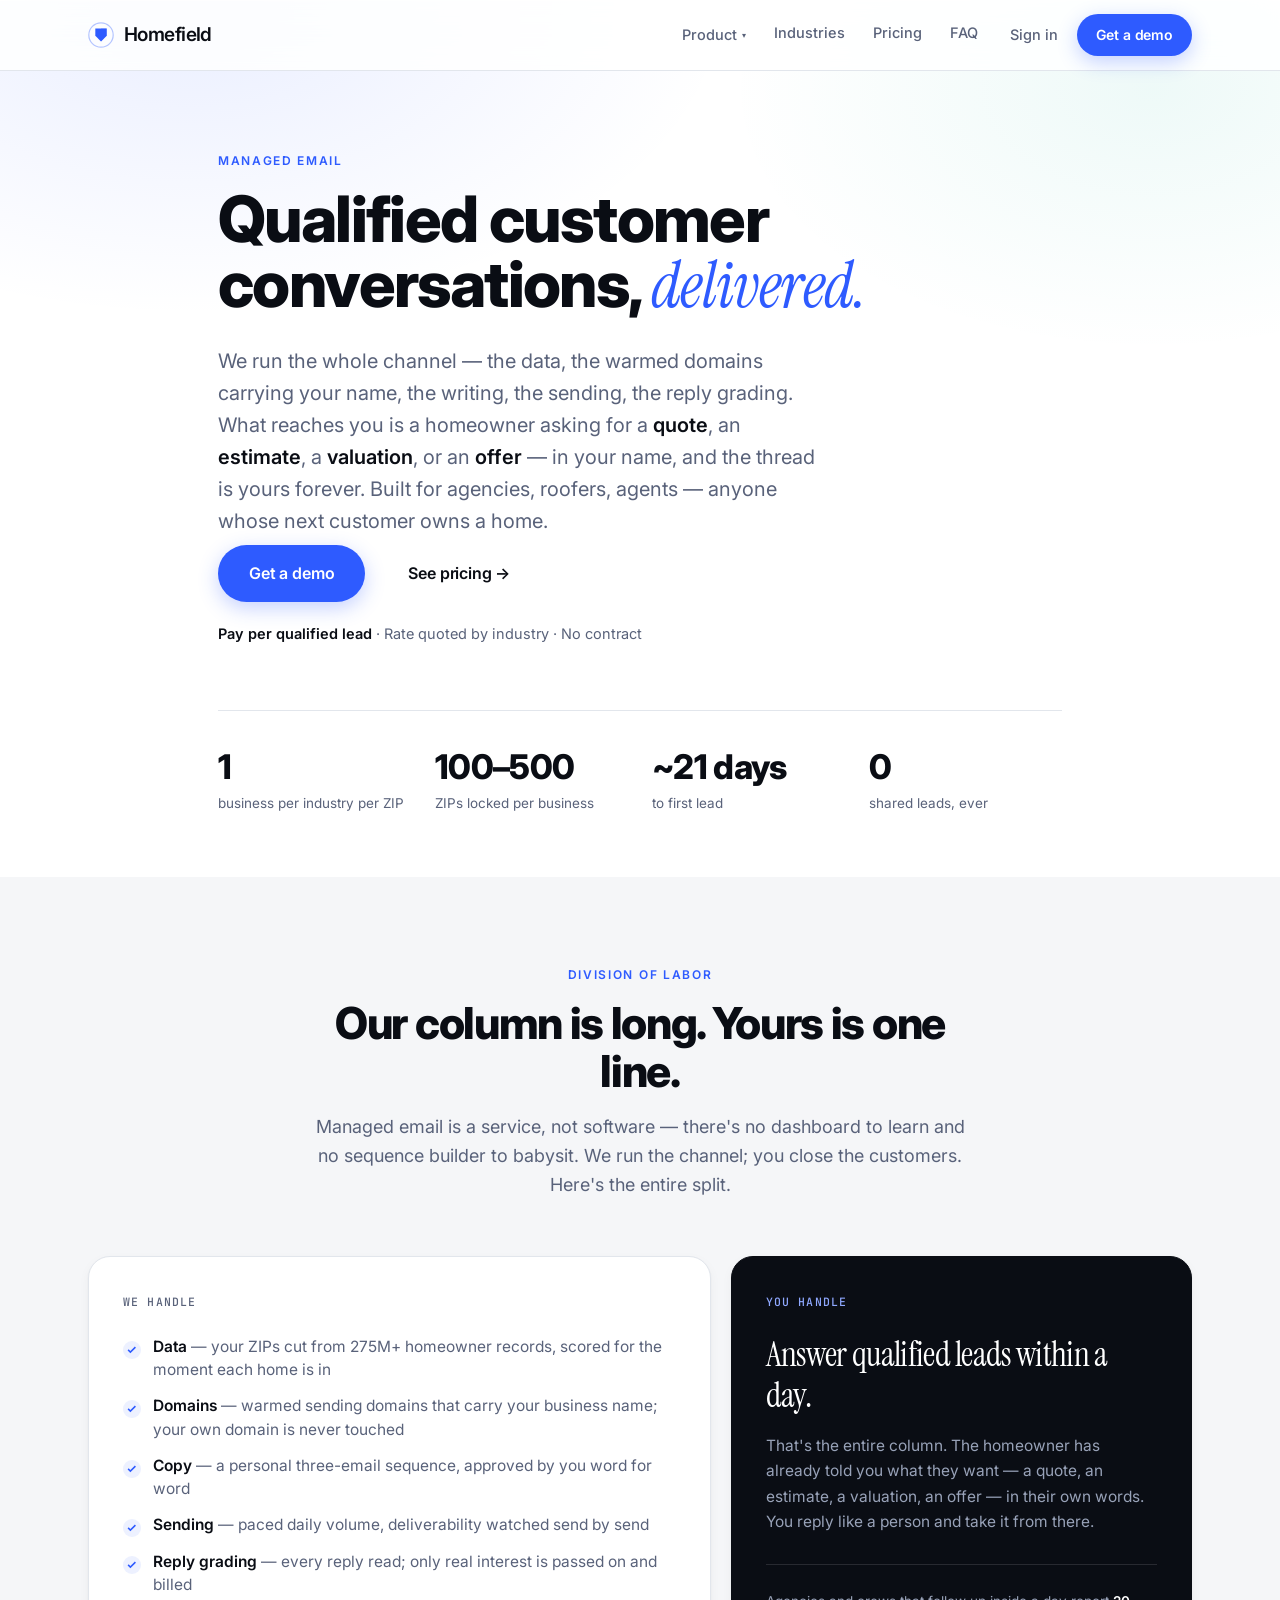
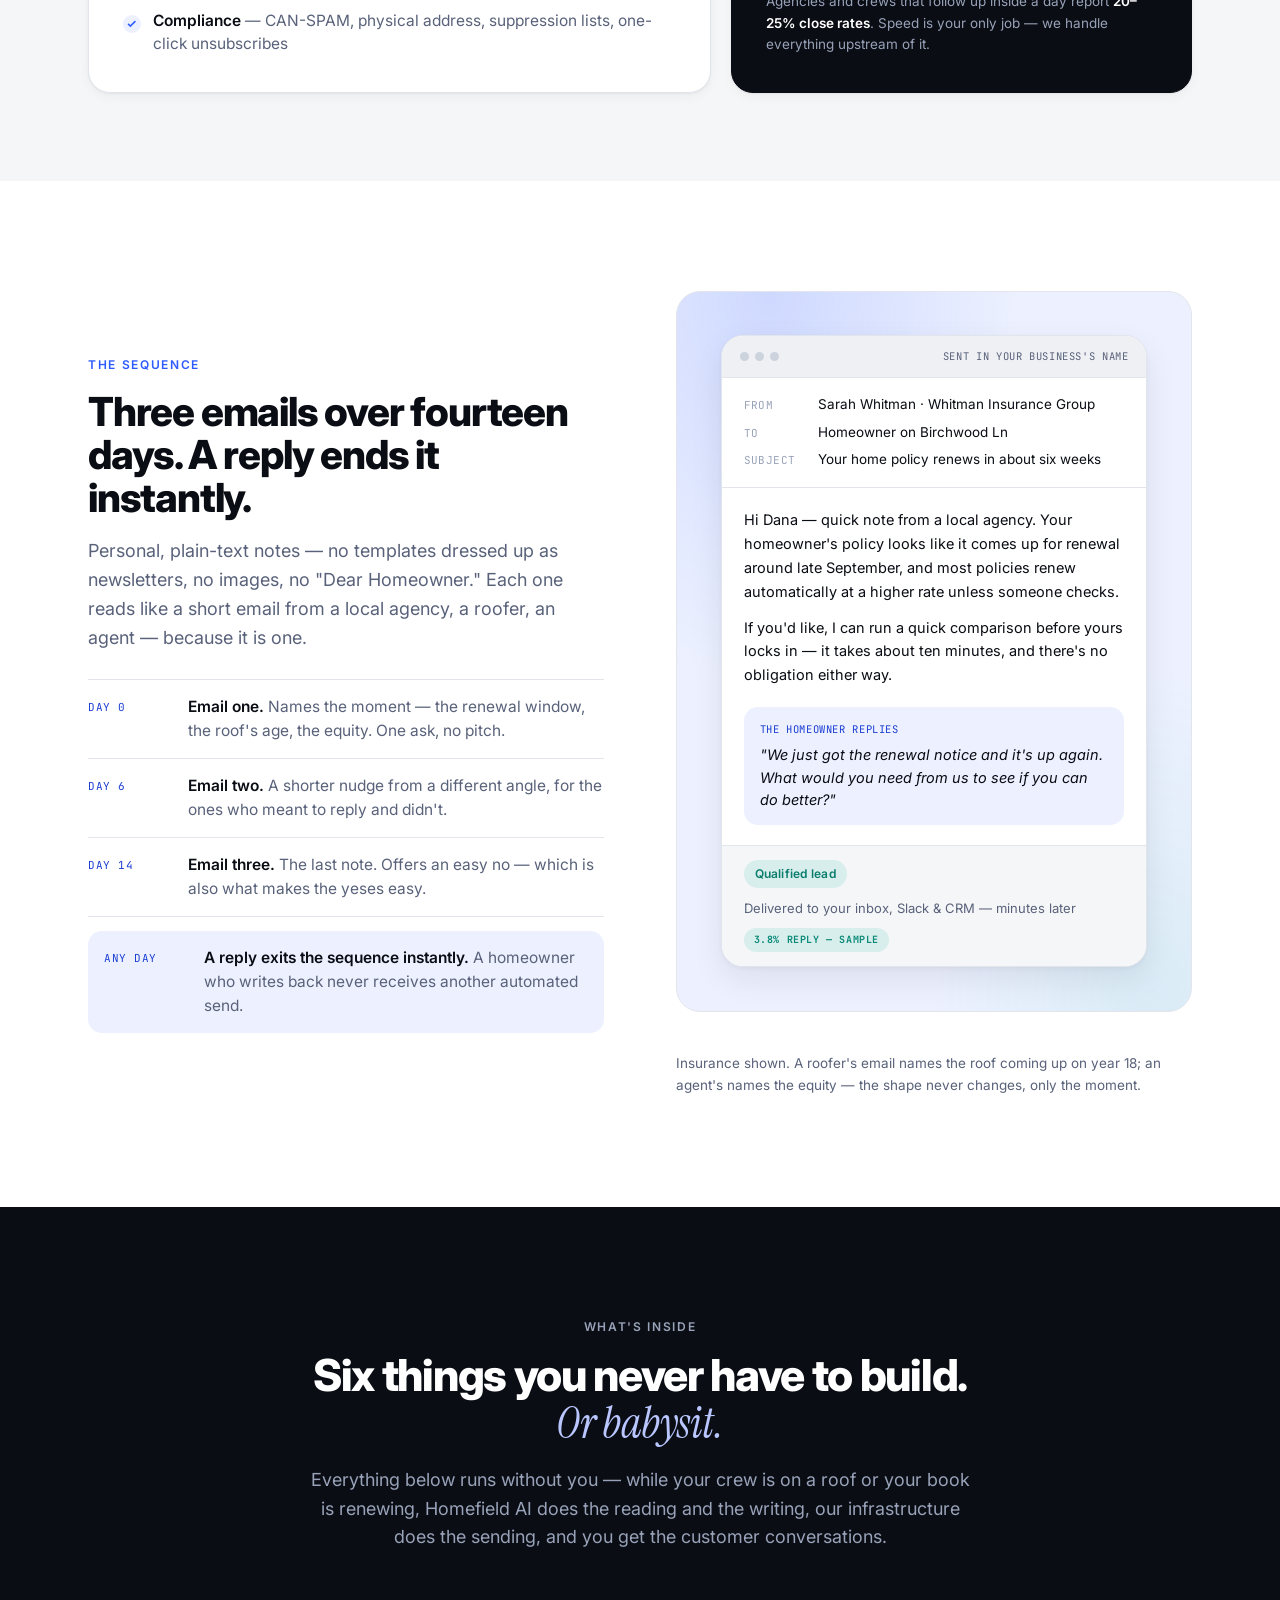
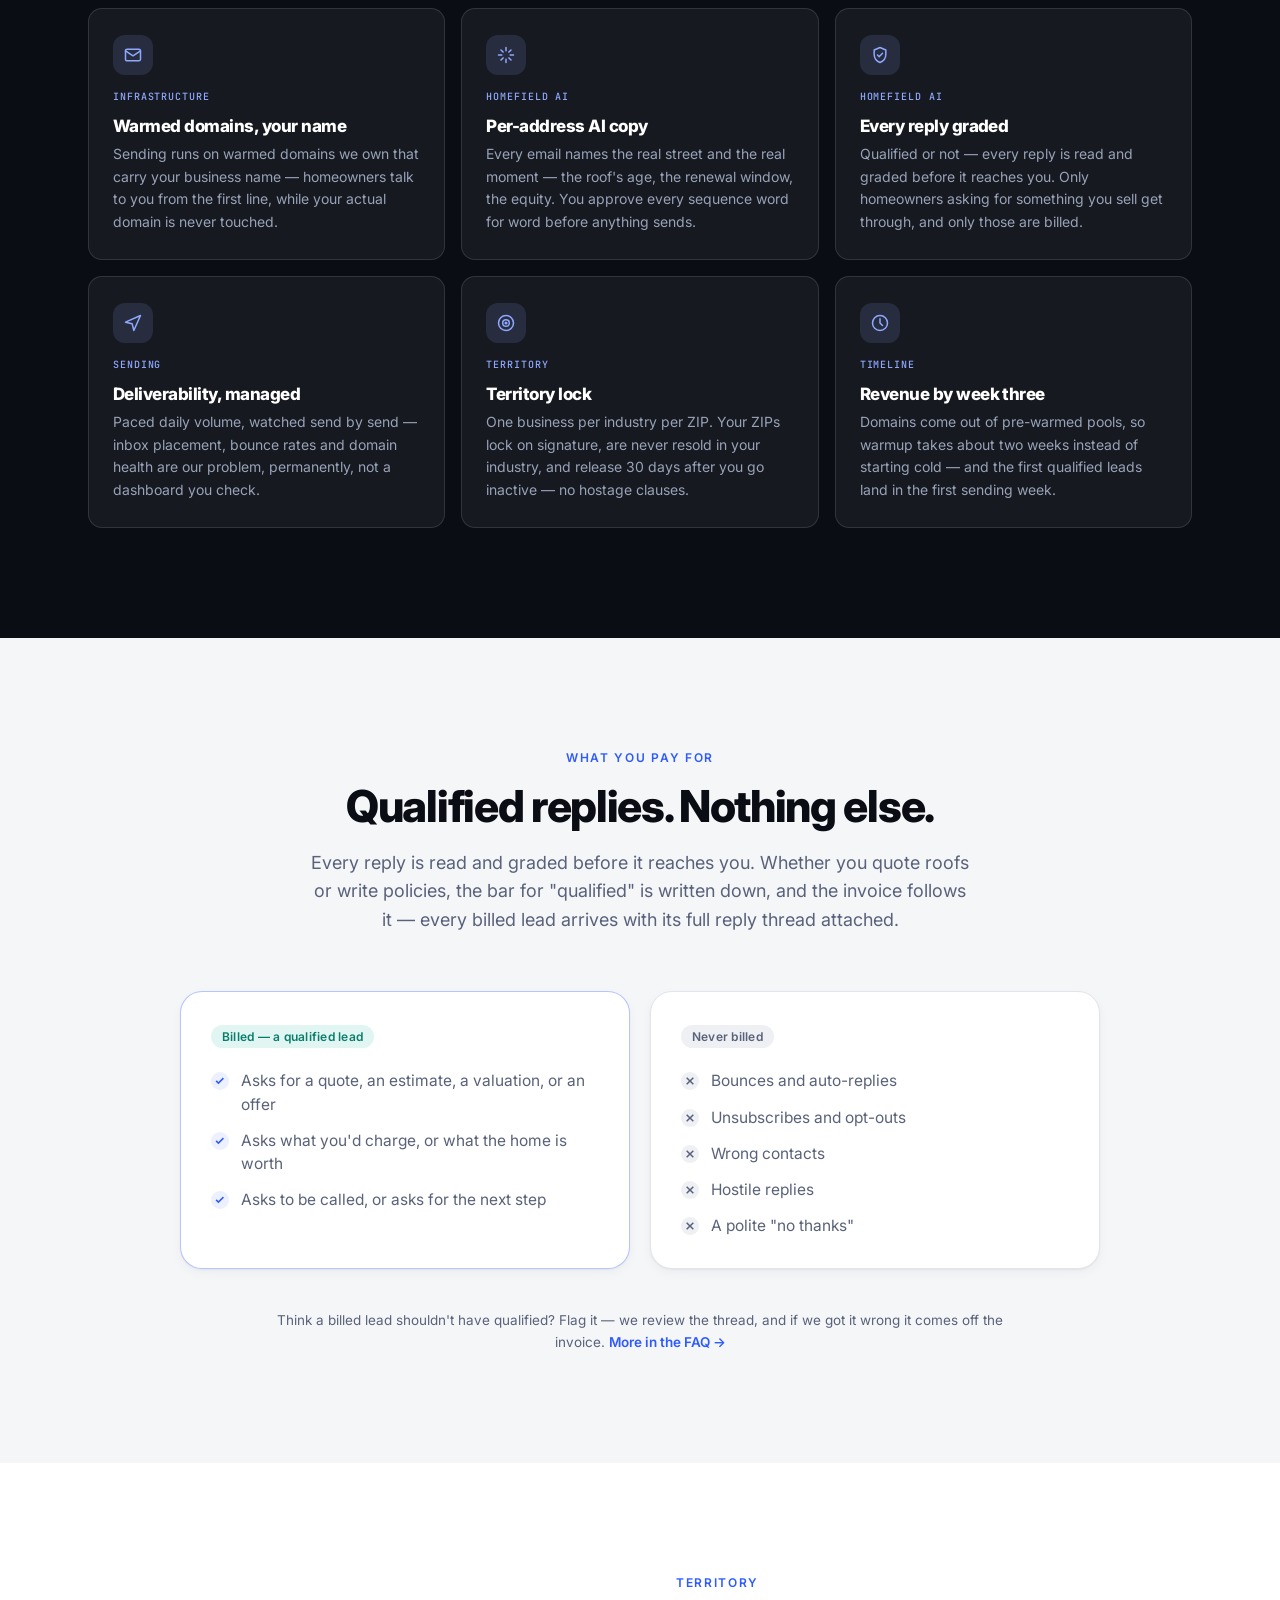
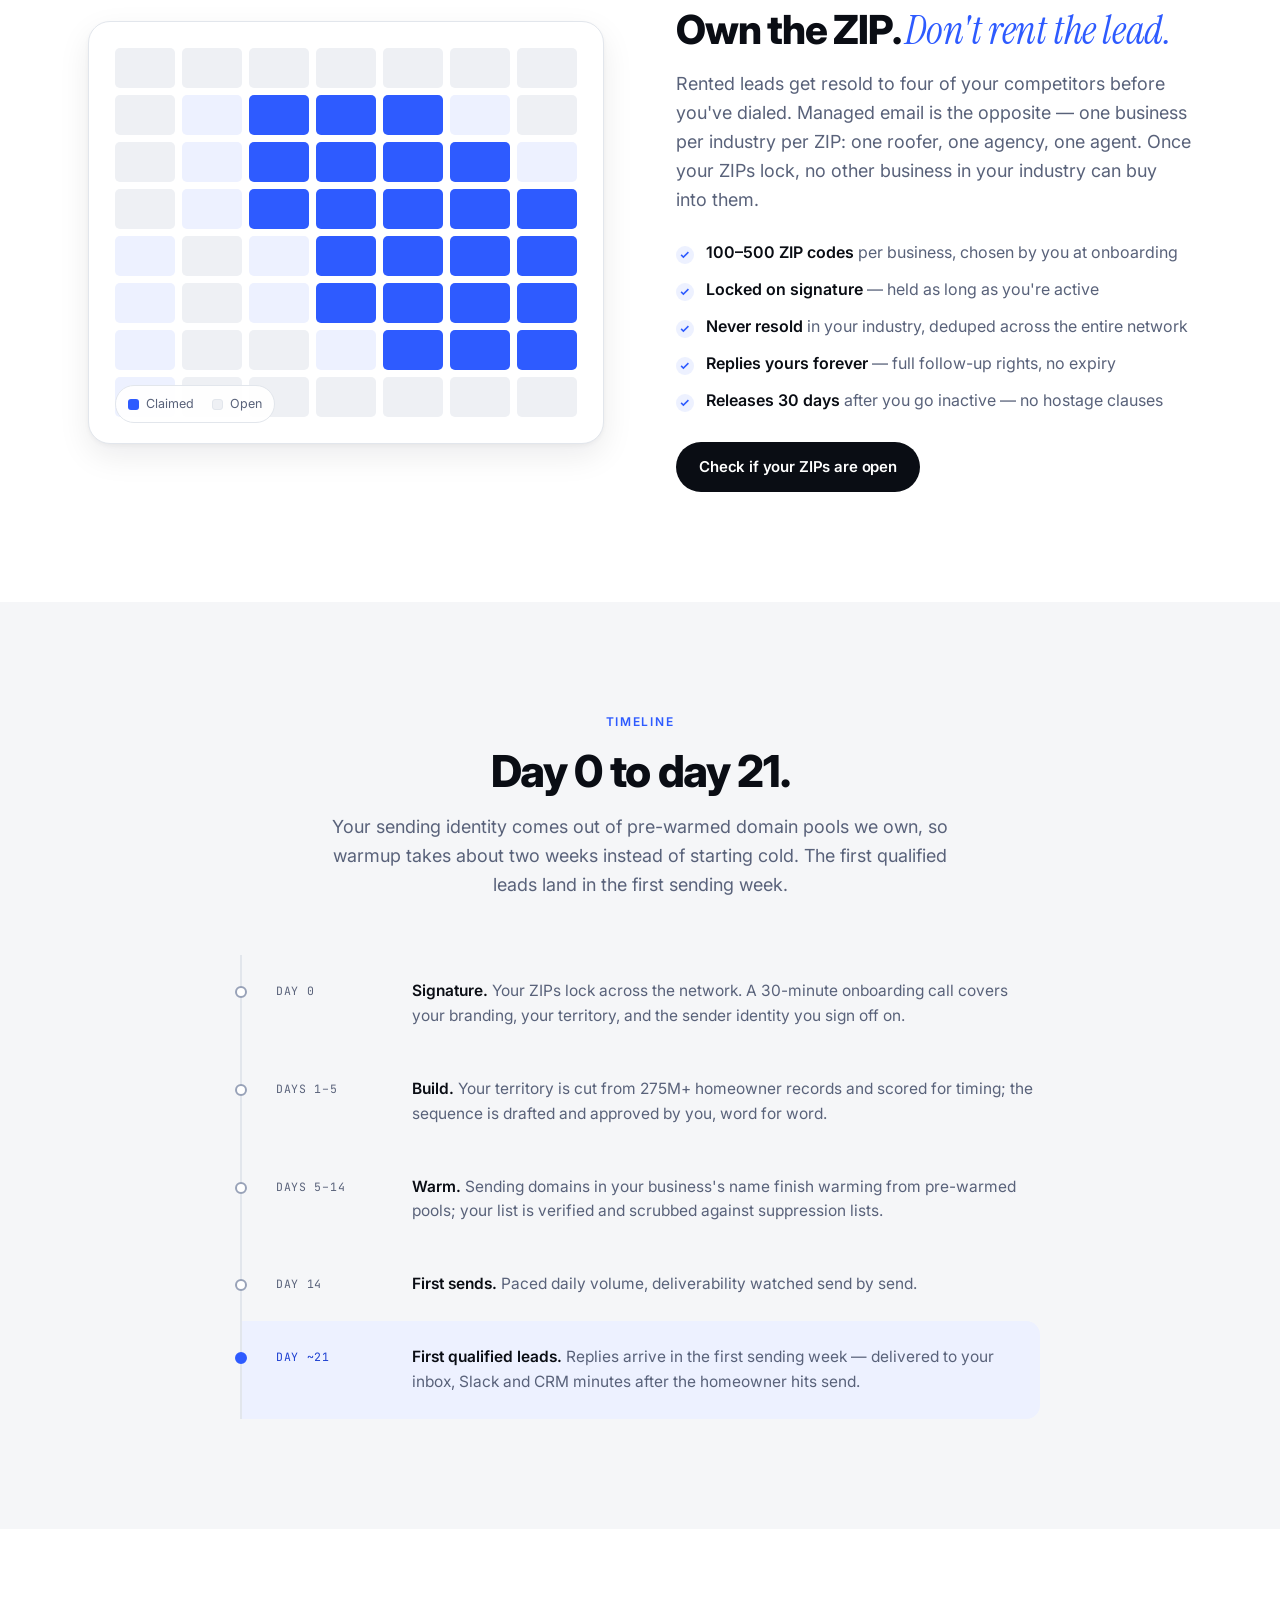
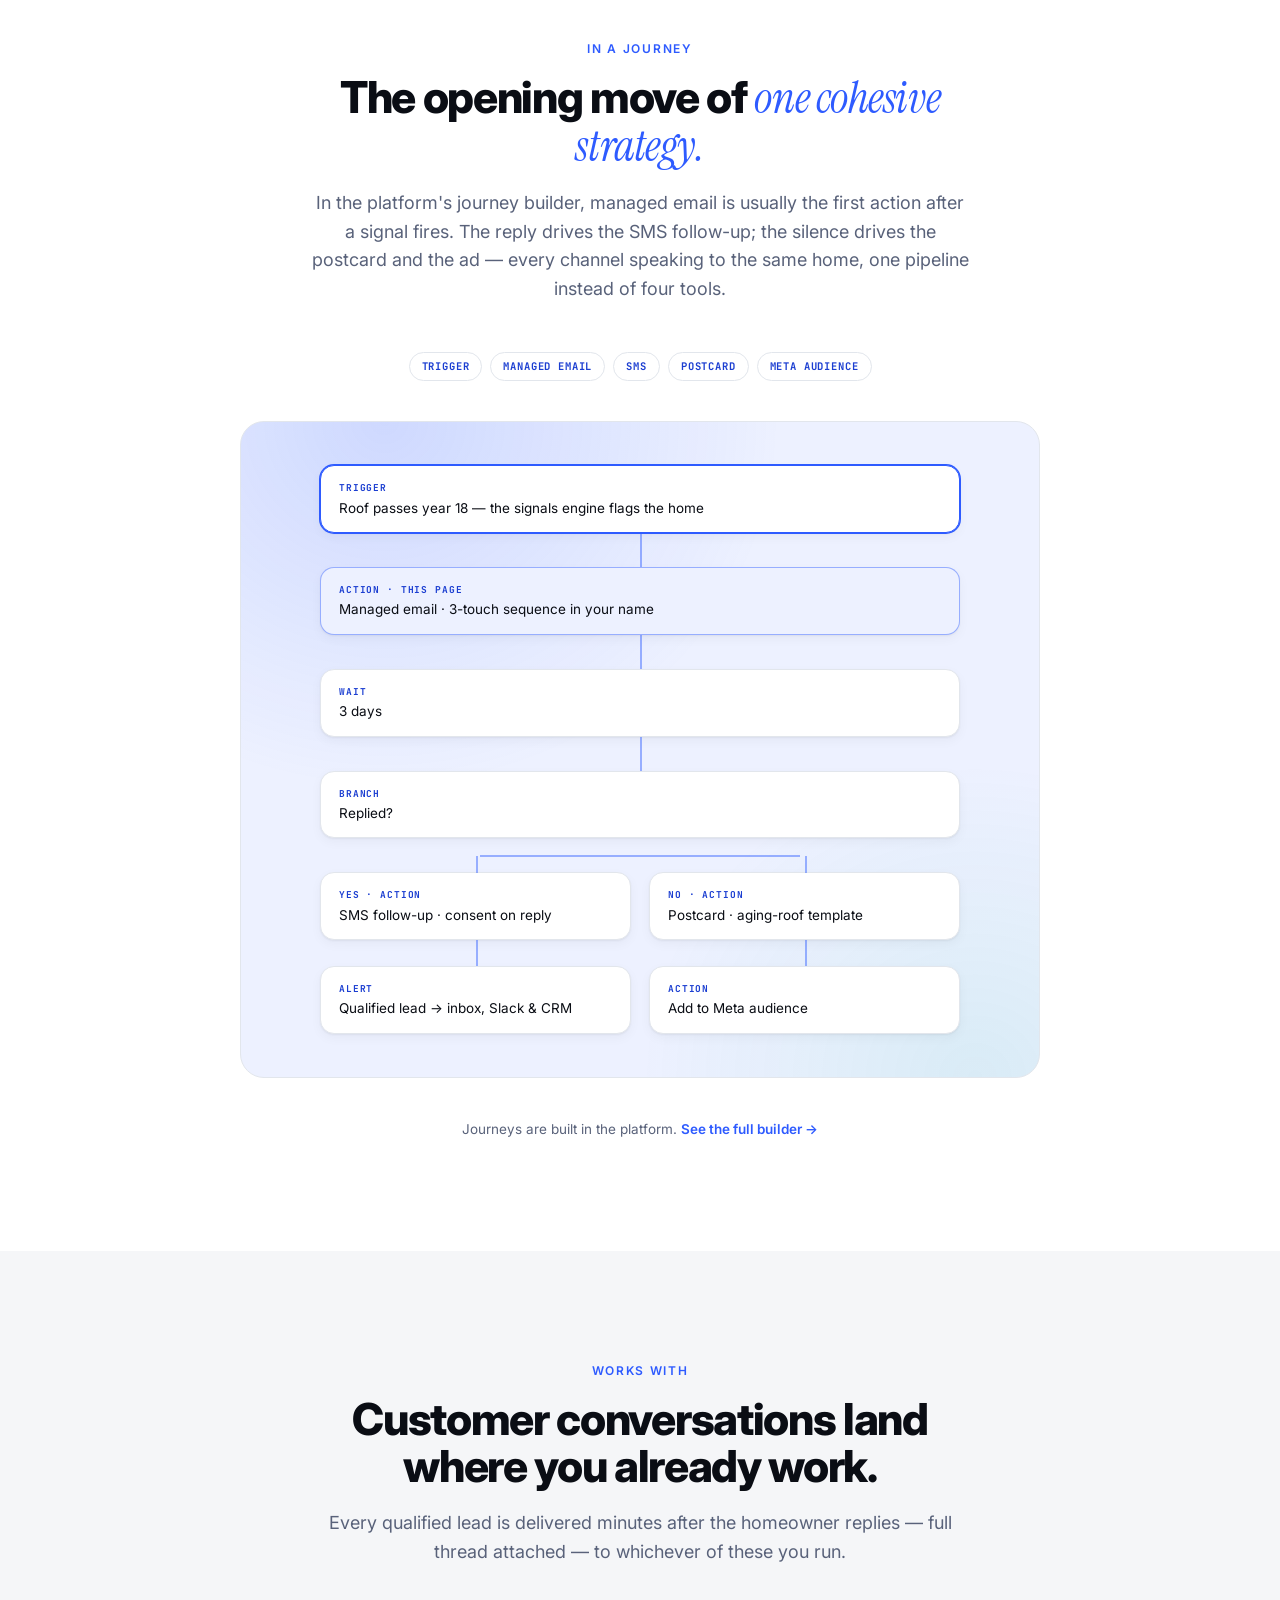
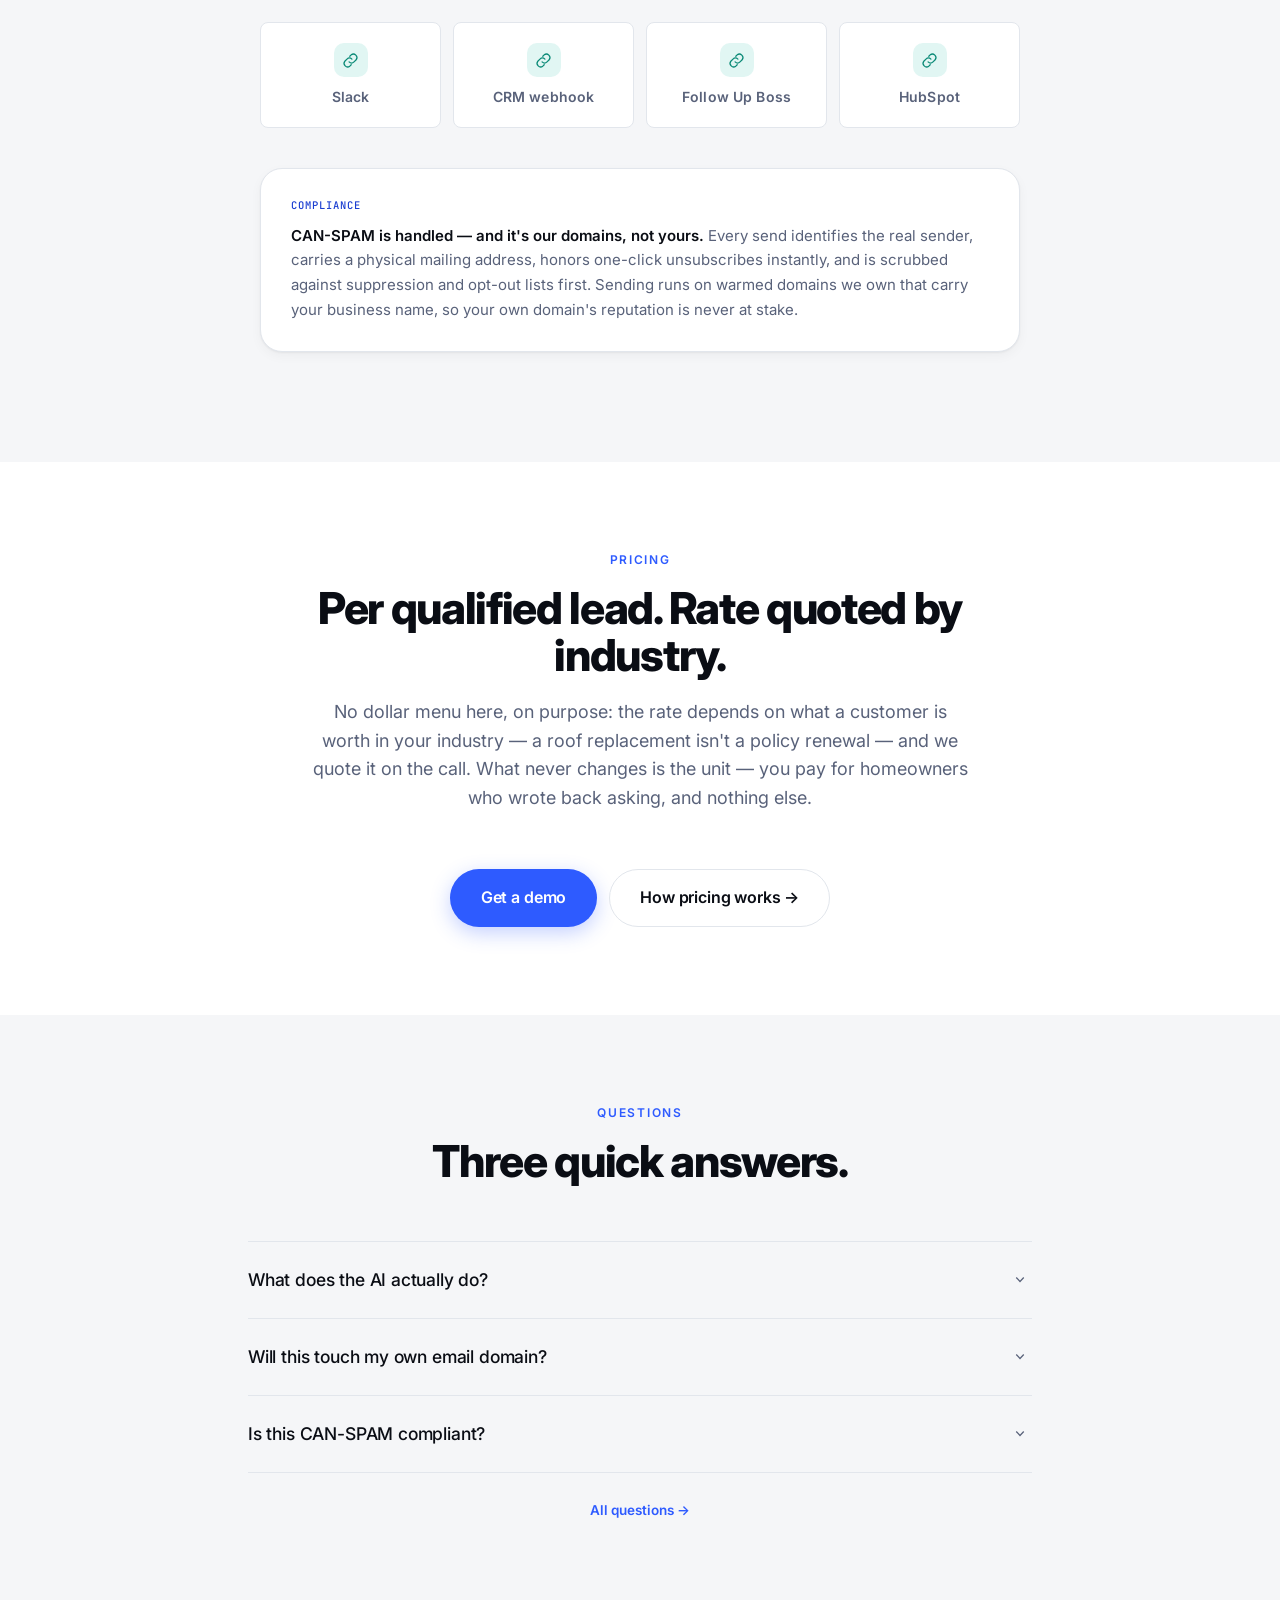
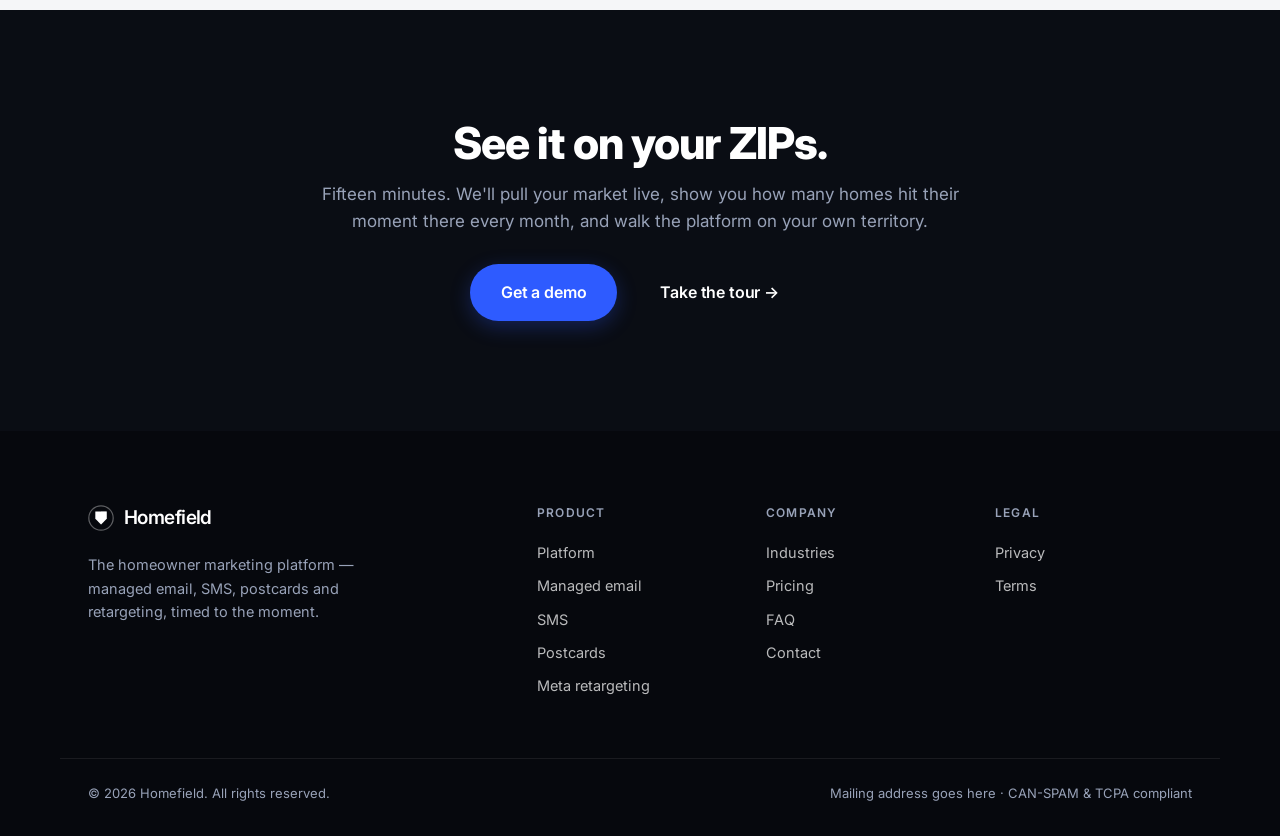
<file: managed-email.html>
<!DOCTYPE html>
<html lang="en">
<head>
<meta charset="utf-8">
<meta name="viewport" content="width=device-width, initial-scale=1">
<title>Managed email — Homefield</title>
<meta name="description" content="Done-for-you homeowner email for insurance agencies, roofers and agents — anyone whose next customer owns a home. We handle the data, the warmed domains in your name, the per-address AI copy, the sending and the reply grading — you answer homeowners asking for a quote, an estimate, a valuation, or an offer. Per qualified lead, one business per industry per ZIP.">
<meta property="og:title" content="Managed email — Homefield">
<meta property="og:description" content="We run the email. You take the replies. Done-for-you homeowner outreach, billed per qualified lead — one business per industry per ZIP, never resold.">
<meta property="og:type" content="website">
<link rel="preconnect" href="https://fonts.googleapis.com">
<link rel="preconnect" href="https://fonts.gstatic.com" crossorigin>
<link href="https://fonts.googleapis.com/css2?family=Instrument+Serif:ital@0;1&family=Inter:wght@400;500;600;700&family=JetBrains+Mono:wght@400;500&display=swap" rel="stylesheet">
<link rel="stylesheet" href="styles.css?v=pf7">
<link rel="icon" href="data:image/svg+xml,%3Csvg xmlns='http://www.w3.org/2000/svg' viewBox='0 0 32 32'%3E%3Ccircle cx='16' cy='16' r='16' fill='%230A0D14'/%3E%3Cpath d='M9 9h14v8.5L16 25l-7-7.5z' fill='%232E5BFF'/%3E%3C/svg%3E">
<script>document.documentElement.className += ' js';</script>
<style>
  /* ── managed-email page (me-) ─────────────────────── */
  .me-link{ font-weight:600; color:var(--accent); white-space:nowrap; }
  .me-link:hover{ color:var(--accent-ink); }

  /* division of labor: our column vs yours */
  .me-split{ display:grid; grid-template-columns:1.35fr 1fr; gap:20px; align-items:stretch; }
  .me-col{ background:var(--paper); border:1px solid var(--line); border-radius:var(--r-lg); padding:36px 34px; box-shadow:var(--shadow-sm); }
  .me-col__label{ font-family:var(--mono); font-size:11.5px; letter-spacing:.1em; text-transform:uppercase; font-weight:500; color:var(--muted); margin-bottom:24px; }
  .me-col .ticks li{ font-size:15.5px; }
  .me-col--you{ background:var(--ink); border-color:var(--ink); color:#fff; display:flex; flex-direction:column; }
  .me-col--you .me-col__label{ color:#8FA8FF; }
  .me-col__big{ font-family:var(--serif); font-weight:400; font-size:clamp(26px,2.8vw,34px); line-height:1.2; letter-spacing:-.02em; margin-bottom:16px; }
  .me-col--you > p:not([class]){ color:var(--muted-dark); font-size:15.5px; line-height:1.65; }
  .me-col__foot{ margin-top:auto; padding-top:26px; border-top:1px solid var(--line-dark); font-size:13.5px; color:var(--muted-dark); line-height:1.6; }
  .me-col__foot strong{ color:#fff; font-weight:600; }

  /* the three-email sequence */
  .me-seq{ display:flex; flex-direction:column; margin-top:4px; }
  .me-seq li{ display:grid; grid-template-columns:82px 1fr; gap:18px; padding:15px 0; border-bottom:1px solid var(--line); font-size:15.5px; color:var(--muted); line-height:1.55; }
  .me-seq li:first-child{ border-top:1px solid var(--line); }
  .me-seq li strong{ color:var(--ink); font-weight:600; }
  .me-seq__day{ font-family:var(--mono); font-size:11px; letter-spacing:.05em; text-transform:uppercase; color:var(--accent-ink); padding-top:4px; white-space:nowrap; }
  .me-seq li.me-seq__exit{ background:var(--accent-soft); border:none; border-radius:var(--r); padding:15px 16px; margin-top:14px; }

  /* sample email card (mail-card conventions) */
  .me-mail{ background:var(--paper); border:1px solid var(--line); border-radius:var(--r-lg); box-shadow:var(--shadow); overflow:hidden; }
  .me-mail__bar{ display:flex; align-items:center; gap:6px; padding:12px 18px; background:var(--paper-3); border-bottom:1px solid var(--line); }
  .me-mail__tag{ margin-left:auto; font-family:var(--mono); font-size:10.5px; letter-spacing:.06em; text-transform:uppercase; color:var(--muted); }
  .me-mail__meta{ padding:16px 22px; border-bottom:1px solid var(--line); display:grid; gap:6px; }
  .me-mail__meta p:not([class]){ font-size:13.5px; display:grid; grid-template-columns:64px 1fr; gap:10px; align-items:baseline; }
  .me-mail__meta span{ color:var(--muted-dark); font-family:var(--mono); font-size:11px; text-transform:uppercase; letter-spacing:.04em; }
  .me-mail__body{ padding:20px 22px; }
  .me-mail__body p:not([class]){ font-size:14.5px; line-height:1.65; margin-bottom:12px; }
  .me-mail__body p:last-child{ margin-bottom:0; }
  .me-mail__reply{ margin:0 22px 20px; background:var(--accent-soft); border-radius:var(--r); padding:14px 16px; }
  .me-mail__replylabel{ font-family:var(--mono); font-size:10.5px; letter-spacing:.06em; text-transform:uppercase; color:var(--accent-ink); margin-bottom:6px; }
  .me-mail__reply p:last-child{ font-size:14.5px; font-style:italic; line-height:1.55; }
  .me-mail__foot{ display:flex; align-items:center; gap:10px; padding:14px 22px; border-top:1px solid var(--line); background:var(--paper-2); font-size:13px; color:var(--muted); flex-wrap:wrap; }

  /* feature grid (dark band) */
  .me-feat{ display:grid; grid-template-columns:repeat(3,1fr); gap:16px; }
  .me-feat__card{ background:rgba(255,255,255,.05); border:1px solid var(--line-dark); border-radius:var(--r); padding:26px 24px; }
  .me-feat__k{ font-family:var(--mono); font-size:10px; letter-spacing:.09em; text-transform:uppercase; font-weight:500; color:#8FA8FF; margin-bottom:12px; }
  .me-feat__card h3{ font-size:17px; color:#fff; margin-bottom:8px; }
  .me-feat__card p:not([class]){ font-size:14px; color:var(--muted-dark); line-height:1.6; }
  .me-feat__card .icn{ background:rgba(143,168,255,.14); }
  .me-feat__card .icn svg{ stroke:#8FA8FF; }

  /* billed vs never-billed */
  .me-qual{ display:grid; grid-template-columns:1fr 1fr; gap:20px; max-width:920px; margin:0 auto; }
  .me-qual__col{ background:var(--paper); border:1px solid var(--line); border-radius:var(--r-lg); padding:30px; box-shadow:var(--shadow-sm); }
  .me-qual__col--yes{ border-color:rgba(46,91,255,.35); }
  .me-qual__head{ margin-bottom:20px; }
  .me-pill--no{ background:var(--paper-3); color:var(--muted); }
  .me-qual__list{ display:flex; flex-direction:column; gap:13px; }
  .me-qual__list li{ position:relative; padding-left:30px; font-size:15.5px; color:var(--muted); line-height:1.5; }
  .me-qual__list li::before{
    content:""; position:absolute; left:0; top:3px; width:18px; height:18px;
    border-radius:50%; background-color:var(--accent-soft);
    background-image:url("data:image/svg+xml,%3Csvg xmlns='http://www.w3.org/2000/svg' viewBox='0 0 20 20' fill='%232E5BFF'%3E%3Cpath d='M8.2 13.6 5.1 10.5l1.2-1.2 1.9 1.9 5-5 1.2 1.2z'/%3E%3C/svg%3E");
    background-size:contain;
  }
  .me-qual__list--no li::before{
    background-color:var(--paper-3);
    background-image:url("data:image/svg+xml,%3Csvg xmlns='http://www.w3.org/2000/svg' viewBox='0 0 20 20' fill='%2359627A'%3E%3Cpath d='M6.9 5.7 10 8.8l3.1-3.1 1.2 1.2L11.2 10l3.1 3.1-1.2 1.2L10 11.2l-3.1 3.1-1.2-1.2L8.8 10 5.7 6.9z'/%3E%3C/svg%3E");
  }

  /* day 0 → 21 timeline */
  .me-tl{ max-width:800px; margin:0 auto; border-left:2px solid var(--line); }
  .me-tl__row{ position:relative; display:grid; grid-template-columns:110px 1fr; gap:26px; padding:24px 0 24px 34px; }
  .me-tl__row::before{
    content:""; position:absolute; left:-7px; top:31px; width:12px; height:12px;
    border-radius:50%; background:var(--paper); border:2px solid var(--muted-dark);
  }
  .me-tl__day{ font-family:var(--mono); font-size:11.5px; letter-spacing:.06em; text-transform:uppercase; color:var(--muted); padding-top:3px; white-space:nowrap; }
  .me-tl__row p:not([class]){ font-size:15.5px; color:var(--muted); line-height:1.6; }
  .me-tl__row p strong{ color:var(--ink); font-weight:600; }
  .me-tl__row--win{ background:var(--accent-soft); border-radius:0 var(--r) var(--r) 0; padding-right:22px; }
  .me-tl__row--win::before{ background:var(--accent); border-color:var(--accent); }
  .me-tl__row--win .me-tl__day{ color:var(--accent-ink); }

  /* in a journey */
  .me-caps{ margin:-8px 0 40px; }
  .me-flowframe{ max-width:800px; margin:0 auto; }
  .me-hot{ background:var(--accent-soft); border-color:rgba(46,91,255,.45); }

  /* works-with row */
  .me-works{ display:grid; grid-template-columns:repeat(4,1fr); gap:12px; max-width:760px; margin:0 auto; }
  .me-works > span{ display:flex; flex-direction:column; align-items:center; justify-content:center; text-align:center;
    background:var(--paper); border:1px solid var(--line); border-radius:var(--r-sm);
    padding:20px 14px 18px; font-size:14px; font-weight:600; letter-spacing:.01em; color:var(--muted); }
  .me-works .icn{ width:34px; height:34px; border-radius:10px; margin-bottom:9px; }
  .me-works .icn svg{ width:17px; height:17px; }

  /* compliance note */
  .me-comp{ max-width:760px; margin:40px auto 0; background:var(--paper); border:1px solid var(--line);
    border-radius:var(--r-lg); padding:28px 30px; box-shadow:var(--shadow-sm); }
  .me-comp__k{ font-family:var(--mono); font-size:10.5px; letter-spacing:.09em; text-transform:uppercase; font-weight:500; color:var(--accent-ink); margin-bottom:10px; }
  .me-comp p:not([class]){ font-size:15px; color:var(--muted); line-height:1.65; }
  .me-comp p strong{ color:var(--ink); font-weight:600; }

  /* centered action pair (pricing note) */
  .me-actions{ display:flex; gap:12px; justify-content:center; flex-wrap:wrap; }

  @media (max-width:960px){
    .me-split{ grid-template-columns:1fr; }
    .me-qual{ grid-template-columns:1fr; }
    .me-feat{ grid-template-columns:1fr 1fr; }
  }
  @media (max-width:640px){
    .me-col{ padding:28px 22px; }
    .me-qual__col{ padding:24px 20px; }
    .me-seq li{ grid-template-columns:64px 1fr; gap:12px; }
    .me-tl__row{ grid-template-columns:1fr; gap:6px; padding-left:24px; }
    .me-tl__row::before{ top:29px; }
    .me-feat{ grid-template-columns:1fr; }
    .me-works{ grid-template-columns:1fr 1fr; }
    .me-comp{ padding:24px 20px; }
  }
</style>
</head>
<body>

<a class="skip" href="#main">Skip to content</a>

<header class="nav" id="nav">
  <div class="wrap nav__inner">
    <a class="brand" href="index.html" aria-label="Homefield home">
      <svg class="brand__mark" viewBox="0 0 32 32" aria-hidden="true">
        <circle cx="16" cy="16" r="15" fill="none" stroke="currentColor" stroke-width="1.5" opacity=".35"/>
        <path d="M9 8 H23 V17 L16 24 L9 17 Z" fill="currentColor"/>
        <path d="M16 8 H23 V17 L16 24 Z" fill="currentColor" opacity=".45"/>
      </svg>
      <span class="brand__word">Homefield</span>
    </a>

    <nav class="nav__links" aria-label="Primary">
      <div class="nav__dd">
        <button class="nav__ddbtn" type="button" aria-haspopup="true">Product <span class="car">▾</span></button>
        <div class="nav__ddmenu">
          <a href="platform.html">Platform overview<small>Segments, journeys, reporting — one dashboard</small></a>
          <a href="managed-email.html">Managed email<small>The channel we run for you</small></a>
          <a href="sms.html">SMS<small>Consent-based follow-up texting</small></a>
          <a href="postcards.html">Postcards<small>Triggered mail, no minimum drops</small></a>
          <a href="retargeting.html">Meta retargeting<small>Audiences synced to your ad account</small></a>
        </div>
      </div>
      <a href="industries.html">Industries</a>
      <a href="pricing.html">Pricing</a>
      <a href="faq.html">FAQ</a>
    </nav>

    <div class="nav__cta">
      <a class="signin" href="#">Sign in</a>
      <a class="btn btn--primary btn--sm" href="https://calendly.com/zatulovebrian/call" target="_blank" rel="noopener">Get a demo</a>
    </div>

    <button class="nav__toggle" id="navToggle" aria-expanded="false" aria-controls="mobileNav" aria-label="Open menu">
      <span></span><span></span>
    </button>
  </div>
  <div class="mobilenav" id="mobileNav" hidden>
    <a href="platform.html">Platform overview</a>
    <a href="managed-email.html">Managed email</a>
    <a href="sms.html">SMS</a>
    <a href="postcards.html">Postcards</a>
    <a href="retargeting.html">Meta retargeting</a>
    <a href="industries.html">Industries</a>
    <a href="pricing.html">Pricing</a>
    <a href="faq.html">FAQ</a>
    <a class="btn btn--primary" href="https://calendly.com/zatulovebrian/call" target="_blank" rel="noopener">Get a demo</a>
  </div>
</header>

<main id="main">

<!-- ── HERO ──────────────────────────────────────────── -->
<section class="hero hero--page">
  <div class="wrap hero__inner">
    <p class="eyebrow reveal">Managed email</p>
    <h1 class="hero__h1 reveal">
      Qualified customer conversations, <em>delivered.</em>
    </h1>
    <p class="hero__sub reveal">
      We run the whole channel — the data, the warmed domains carrying your name, the writing,
      the sending, the reply grading. What reaches you is a homeowner asking for a
      <strong>quote</strong>, an <strong>estimate</strong>, a <strong>valuation</strong>,
      or an <strong>offer</strong> — in your name, and the thread is yours forever. Built for
      agencies, roofers, agents — anyone whose next customer owns a home.
    </p>
    <div class="hero__actions reveal">
      <a class="btn btn--primary btn--lg" href="https://calendly.com/zatulovebrian/call" target="_blank" rel="noopener">Get a demo</a>
      <a class="btn btn--quiet btn--lg" href="pricing.html">See pricing →</a>
    </div>
    <p class="hero__note reveal"><strong>Pay per qualified lead</strong> · Rate quoted by industry · No contract</p>

    <ul class="hero__strip reveal" aria-label="At a glance">
      <li><span>1</span> business per industry per ZIP</li>
      <li><span>100–500</span> ZIPs locked per business</li>
      <li><span>~21 days</span> to first lead</li>
      <li><span>0</span> shared leads, ever</li>
    </ul>
  </div>
</section>

<!-- ── WHAT WE HANDLE VS WHAT YOU DO ─────────────────── -->
<section class="section section--tight section--paper">
  <div class="wrap">
    <div class="sechead sechead--center">
      <p class="eyebrow eyebrow--dark">Division of labor</p>
      <h2>Our column is long. Yours is one line.</h2>
      <p class="lede">
        Managed email is a service, not software — there's no dashboard to learn and no
        sequence builder to babysit. We run the channel; you close the customers.
        Here's the entire split.
      </p>
    </div>

    <div class="me-split">
      <div class="me-col">
        <p class="me-col__label">We handle</p>
        <ul class="ticks">
          <li><strong>Data</strong> — your ZIPs cut from 275M+ homeowner records, scored for the moment each home is in</li>
          <li><strong>Domains</strong> — warmed sending domains that carry your business name; your own domain is never touched</li>
          <li><strong>Copy</strong> — a personal three-email sequence, approved by you word for word</li>
          <li><strong>Sending</strong> — paced daily volume, deliverability watched send by send</li>
          <li><strong>Reply grading</strong> — every reply read; only real interest is passed on and billed</li>
          <li><strong>Compliance</strong> — CAN-SPAM, physical address, suppression lists, one-click unsubscribes</li>
        </ul>
      </div>

      <div class="me-col me-col--you">
        <p class="me-col__label">You handle</p>
        <p class="me-col__big">Answer qualified leads within a day.</p>
        <p>
          That's the entire column. The homeowner has already told you what they want — a quote,
          an estimate, a valuation, an offer — in their own words. You reply like a person and
          take it from there.
        </p>
        <p class="me-col__foot">
          Agencies and crews that follow up inside a day report <strong>20–25% close rates</strong>.
          Speed is your only job — we handle everything upstream of it.
        </p>
      </div>
    </div>
  </div>
</section>

<!-- ── THE SEQUENCE ──────────────────────────────────── -->
<section class="section">
  <div class="wrap grid-2">
    <div class="grid-2__text">
      <p class="eyebrow eyebrow--dark">The sequence</p>
      <h2>Three emails over fourteen days. A reply ends it instantly.</h2>
      <p class="lede">
        Personal, plain-text notes — no templates dressed up as newsletters, no images,
        no "Dear Homeowner." Each one reads like a short email from a local agency,
        a roofer, an agent — because it is one.
      </p>
      <ul class="me-seq">
        <li><span class="me-seq__day">Day 0</span><span><strong>Email one.</strong> Names the moment — the renewal window, the roof's age, the equity. One ask, no pitch.</span></li>
        <li><span class="me-seq__day">Day 6</span><span><strong>Email two.</strong> A shorter nudge from a different angle, for the ones who meant to reply and didn't.</span></li>
        <li><span class="me-seq__day">Day 14</span><span><strong>Email three.</strong> The last note. Offers an easy no — which is also what makes the yeses easy.</span></li>
        <li class="me-seq__exit"><span class="me-seq__day">Any day</span><span><strong>A reply exits the sequence instantly.</strong> A homeowner who writes back never receives another automated send.</span></li>
      </ul>
    </div>

    <!-- SAMPLE CONTENT — replace with a real, permissioned thread before launch -->
    <div class="grid-2__visual">
      <div class="uiframe">
        <div class="me-mail">
          <div class="me-mail__bar">
            <span class="dot"></span><span class="dot"></span><span class="dot"></span>
            <span class="me-mail__tag">Sent in your business's name</span>
          </div>
          <div class="me-mail__meta">
            <p><span>From</span> Sarah Whitman · Whitman Insurance Group</p>
            <p><span>To</span> Homeowner on Birchwood Ln</p>
            <p><span>Subject</span> Your home policy renews in about six weeks</p>
          </div>
          <div class="me-mail__body">
            <p>Hi Dana — quick note from a local agency. Your homeowner's policy looks like it comes
            up for renewal around late September, and most policies renew automatically at a higher
            rate unless someone checks.</p>
            <p>If you'd like, I can run a quick comparison before yours locks in — it takes about
            ten minutes, and there's no obligation either way.</p>
          </div>
          <div class="me-mail__reply">
            <p class="me-mail__replylabel">The homeowner replies</p>
            <p>"We just got the renewal notice and it's up again. What would you need from us
            to see if you can do better?"</p>
          </div>
          <div class="me-mail__foot">
            <span class="pill pill--good">Qualified lead</span>
            <span>Delivered to your inbox, Slack &amp; CRM — minutes later</span>
            <span class="statchip">3.8% reply — sample</span>
          </div>
        </div>
      </div>
      <p class="fineprint">
        Insurance shown. A roofer's email names the roof coming up on year 18; an agent's names
        the equity — the shape never changes, only the moment.
      </p>
    </div>
  </div>
</section>

<!-- ── FEATURE GRID ──────────────────────────────────── -->
<section class="section section--dark">
  <div class="wrap">
    <div class="sechead sechead--center sechead--onDark">
      <p class="eyebrow">What's inside</p>
      <h2>Six things you never have to build. <em>Or babysit.</em></h2>
      <p class="lede">
        Everything below runs without you — while your crew is on a roof or your book is
        renewing, Homefield AI does the reading and the writing, our infrastructure does
        the sending, and you get the customer conversations.
      </p>
    </div>

    <div class="me-feat">
      <div class="me-feat__card">
        <div class="icn" aria-hidden="true"><svg viewBox="0 0 24 24"><rect x="3" y="5" width="18" height="14" rx="2"/><path d="m3 7 9 6 9-6"/></svg></div>
        <p class="me-feat__k">Infrastructure</p>
        <h3>Warmed domains, your name</h3>
        <p>Sending runs on warmed domains we own that carry your business name — homeowners
        talk to you from the first line, while your actual domain is never touched.</p>
      </div>
      <div class="me-feat__card">
        <div class="icn" aria-hidden="true"><svg viewBox="0 0 24 24"><path d="M12 3v4M12 17v4M3 12h4M17 12h4M6 6l2.5 2.5M15.5 15.5 18 18M18 6l-2.5 2.5M8.5 15.5 6 18"/></svg></div>
        <p class="me-feat__k">Homefield AI</p>
        <h3>Per-address AI copy</h3>
        <p>Every email names the real street and the real moment — the roof's age, the renewal
        window, the equity. You approve every sequence word for word before anything sends.</p>
      </div>
      <div class="me-feat__card">
        <div class="icn" aria-hidden="true"><svg viewBox="0 0 24 24"><path d="M12 3 5 6v5c0 5 3.5 8.5 7 10 3.5-1.5 7-5 7-10V6l-7-3z"/><path d="m9 12 2 2 4-4"/></svg></div>
        <p class="me-feat__k">Homefield AI</p>
        <h3>Every reply graded</h3>
        <p>Qualified or not — every reply is read and graded before it reaches you. Only
        homeowners asking for something you sell get through, and only those are billed.</p>
      </div>
      <div class="me-feat__card">
        <div class="icn" aria-hidden="true"><svg viewBox="0 0 24 24"><path d="m3 11 18-8-8 18-2-8-8-2z"/></svg></div>
        <p class="me-feat__k">Sending</p>
        <h3>Deliverability, managed</h3>
        <p>Paced daily volume, watched send by send — inbox placement, bounce rates and domain
        health are our problem, permanently, not a dashboard you check.</p>
      </div>
      <div class="me-feat__card">
        <div class="icn" aria-hidden="true"><svg viewBox="0 0 24 24"><circle cx="12" cy="12" r="9"/><circle cx="12" cy="12" r="4"/><circle cx="12" cy="12" r="1"/></svg></div>
        <p class="me-feat__k">Territory</p>
        <h3>Territory lock</h3>
        <p>One business per industry per ZIP. Your ZIPs lock on signature, are never resold in
        your industry, and release 30 days after you go inactive — no hostage clauses.</p>
      </div>
      <div class="me-feat__card">
        <div class="icn" aria-hidden="true"><svg viewBox="0 0 24 24"><circle cx="12" cy="12" r="9"/><path d="M12 7v5l3 3"/></svg></div>
        <p class="me-feat__k">Timeline</p>
        <h3>Revenue by week three</h3>
        <p>Domains come out of pre-warmed pools, so warmup takes about two weeks instead of
        starting cold — and the first qualified leads land in the first sending week.</p>
      </div>
    </div>
  </div>
</section>

<!-- ── QUALIFIED REPLIES ONLY ────────────────────────── -->
<section class="section section--paper">
  <div class="wrap">
    <div class="sechead sechead--center">
      <p class="eyebrow eyebrow--dark">What you pay for</p>
      <h2>Qualified replies. Nothing else.</h2>
      <p class="lede">
        Every reply is read and graded before it reaches you. Whether you quote roofs or
        write policies, the bar for "qualified" is written down, and the invoice follows
        it — every billed lead arrives with its full reply thread attached.
      </p>
    </div>

    <div class="me-qual">
      <div class="me-qual__col me-qual__col--yes">
        <p class="me-qual__head"><span class="pill pill--good">Billed — a qualified lead</span></p>
        <ul class="me-qual__list">
          <li>Asks for a quote, an estimate, a valuation, or an offer</li>
          <li>Asks what you'd charge, or what the home is worth</li>
          <li>Asks to be called, or asks for the next step</li>
        </ul>
      </div>

      <div class="me-qual__col">
        <p class="me-qual__head"><span class="pill me-pill--no">Never billed</span></p>
        <ul class="me-qual__list me-qual__list--no">
          <li>Bounces and auto-replies</li>
          <li>Unsubscribes and opt-outs</li>
          <li>Wrong contacts</li>
          <li>Hostile replies</li>
          <li>A polite "no thanks"</li>
        </ul>
      </div>
    </div>

    <p class="fineprint fineprint--center">
      Think a billed lead shouldn't have qualified? Flag it — we review the thread, and if we
      got it wrong it comes off the invoice.
      <a class="me-link" href="faq.html">More in the FAQ →</a>
    </p>
  </div>
</section>

<!-- ── TERRITORY ─────────────────────────────────────── -->
<section class="section">
  <div class="wrap grid-2 grid-2--flip">
    <div class="grid-2__text">
      <p class="eyebrow eyebrow--dark">Territory</p>
      <h2>Own the ZIP. <em>Don't rent the lead.</em></h2>
      <p class="lede">
        Rented leads get resold to four of your competitors before you've dialed. Managed
        email is the opposite — one business per industry per ZIP: one roofer, one agency,
        one agent. Once your ZIPs lock, no other business in your industry can buy into them.
      </p>
      <ul class="ticks">
        <li><strong>100–500 ZIP codes</strong> per business, chosen by you at onboarding</li>
        <li><strong>Locked on signature</strong> — held as long as you're active</li>
        <li><strong>Never resold</strong> in your industry, deduped across the entire network</li>
        <li><strong>Replies yours forever</strong> — full follow-up rights, no expiry</li>
        <li><strong>Releases 30 days</strong> after you go inactive — no hostage clauses</li>
      </ul>
      <a class="btn btn--dark" href="https://calendly.com/zatulovebrian/call" target="_blank" rel="noopener">Check if your ZIPs are open</a>
    </div>
    <div class="grid-2__visual">
      <div class="map" role="img" aria-label="Illustration of ZIP codes locked to a single business per industry">
        <div class="map__grid">
          <!-- decorative -->
        </div>
        <div class="map__legend">
          <span><i class="sw sw--locked"></i> Claimed</span>
          <span><i class="sw sw--open"></i> Open</span>
        </div>
      </div>
    </div>
  </div>
</section>

<!-- ── TIMELINE ──────────────────────────────────────── -->
<section class="section section--paper">
  <div class="wrap">
    <div class="sechead sechead--center">
      <p class="eyebrow eyebrow--dark">Timeline</p>
      <h2>Day 0 to day 21.</h2>
      <p class="lede">
        Your sending identity comes out of pre-warmed domain pools we own, so warmup takes about two weeks instead
        of starting cold. The first qualified leads land in the first sending week.
      </p>
    </div>

    <div class="me-tl">
      <div class="me-tl__row">
        <span class="me-tl__day">Day 0</span>
        <p><strong>Signature.</strong> Your ZIPs lock across the network. A 30-minute onboarding
        call covers your branding, your territory, and the sender identity you sign off on.</p>
      </div>
      <div class="me-tl__row">
        <span class="me-tl__day">Days 1–5</span>
        <p><strong>Build.</strong> Your territory is cut from 275M+ homeowner records and scored
        for timing; the sequence is drafted and approved by you, word for word.</p>
      </div>
      <div class="me-tl__row">
        <span class="me-tl__day">Days 5–14</span>
        <p><strong>Warm.</strong> Sending domains in your business's name finish warming from
        pre-warmed pools; your list is verified and scrubbed against suppression lists.</p>
      </div>
      <div class="me-tl__row">
        <span class="me-tl__day">Day 14</span>
        <p><strong>First sends.</strong> Paced daily volume, deliverability watched send by send.</p>
      </div>
      <div class="me-tl__row me-tl__row--win">
        <span class="me-tl__day">Day ~21</span>
        <p><strong>First qualified leads.</strong> Replies arrive in the first sending week —
        delivered to your inbox, Slack and CRM minutes after the homeowner hits send.</p>
      </div>
    </div>
  </div>
</section>

<!-- ── IN A JOURNEY ──────────────────────────────────── -->
<section class="section">
  <div class="wrap">
    <div class="sechead sechead--center">
      <p class="eyebrow eyebrow--dark">In a journey</p>
      <h2>The opening move of <em>one cohesive strategy.</em></h2>
      <p class="lede">
        In the platform's journey builder, managed email is usually the first action after a
        signal fires. The reply drives the SMS follow-up; the silence drives the postcard and
        the ad — every channel speaking to the same home, one pipeline instead of four tools.
      </p>
    </div>

    <div class="caps me-caps">
      <span>Trigger</span><span>Managed email</span><span>SMS</span><span>Postcard</span><span>Meta audience</span>
    </div>

    <!-- SAMPLE CONTENT — illustrative journey for layout -->
    <div class="uiframe me-flowframe">
      <div class="flow">
        <div class="flow__node flow__node--trigger">
          <p class="flow__k">Trigger</p>
          <p>Roof passes year 18 — the signals engine flags the home</p>
        </div>
        <div class="flow__node me-hot">
          <p class="flow__k">Action · This page</p>
          <p>Managed email · 3-touch sequence in your name</p>
        </div>
        <div class="flow__node">
          <p class="flow__k">Wait</p>
          <p>3 days</p>
        </div>
        <div class="flow__node">
          <p class="flow__k">Branch</p>
          <p>Replied?</p>
        </div>
        <div class="flow__branch">
          <div class="flow__lane">
            <div class="flow__node">
              <p class="flow__k">Yes · Action</p>
              <p>SMS follow-up · consent on reply</p>
            </div>
            <div class="flow__node">
              <p class="flow__k">Alert</p>
              <p>Qualified lead → inbox, Slack &amp; CRM</p>
            </div>
          </div>
          <div class="flow__lane">
            <div class="flow__node">
              <p class="flow__k">No · Action</p>
              <p>Postcard · aging-roof template</p>
            </div>
            <div class="flow__node">
              <p class="flow__k">Action</p>
              <p>Add to Meta audience</p>
            </div>
          </div>
        </div>
      </div>
    </div>

    <p class="fineprint fineprint--center">
      Journeys are built in the platform.
      <a class="me-link" href="platform.html">See the full builder →</a>
    </p>
  </div>
</section>

<!-- ── WORKS WITH + COMPLIANCE ───────────────────────── -->
<section class="section section--paper">
  <div class="wrap">
    <div class="sechead sechead--center">
      <p class="eyebrow eyebrow--dark">Works with</p>
      <h2>Customer conversations land where you already work.</h2>
      <p class="lede">
        Every qualified lead is delivered minutes after the homeowner replies — full thread
        attached — to whichever of these you run.
      </p>
    </div>

    <div class="me-works">
      <span><span class="icn icn--teal" aria-hidden="true"><svg viewBox="0 0 24 24"><path d="M10 14a5 5 0 0 0 7 0l3-3a5 5 0 0 0-7-7l-2 2"/><path d="M14 10a5 5 0 0 0-7 0l-3 3a5 5 0 0 0 7 7l2-2"/></svg></span>Slack</span>
      <span><span class="icn icn--teal" aria-hidden="true"><svg viewBox="0 0 24 24"><path d="M10 14a5 5 0 0 0 7 0l3-3a5 5 0 0 0-7-7l-2 2"/><path d="M14 10a5 5 0 0 0-7 0l-3 3a5 5 0 0 0 7 7l2-2"/></svg></span>CRM webhook</span>
      <span><span class="icn icn--teal" aria-hidden="true"><svg viewBox="0 0 24 24"><path d="M10 14a5 5 0 0 0 7 0l3-3a5 5 0 0 0-7-7l-2 2"/><path d="M14 10a5 5 0 0 0-7 0l-3 3a5 5 0 0 0 7 7l2-2"/></svg></span>Follow Up Boss</span>
      <span><span class="icn icn--teal" aria-hidden="true"><svg viewBox="0 0 24 24"><path d="M10 14a5 5 0 0 0 7 0l3-3a5 5 0 0 0-7-7l-2 2"/><path d="M14 10a5 5 0 0 0-7 0l-3 3a5 5 0 0 0 7 7l2-2"/></svg></span>HubSpot</span>
    </div>

    <div class="me-comp">
      <p class="me-comp__k">Compliance</p>
      <p>
        <strong>CAN-SPAM is handled — and it's our domains, not yours.</strong> Every send
        identifies the real sender, carries a physical mailing address, honors one-click
        unsubscribes instantly, and is scrubbed against suppression and opt-out lists first.
        Sending runs on warmed domains we own that carry your business name, so your own
        domain's reputation is never at stake.
      </p>
    </div>
  </div>
</section>

<!-- ── PRICING NOTE ──────────────────────────────────── -->
<section class="section section--tight">
  <div class="wrap">
    <div class="sechead sechead--center">
      <p class="eyebrow eyebrow--dark">Pricing</p>
      <h2>Per qualified lead. Rate quoted by industry.</h2>
      <p class="lede">
        No dollar menu here, on purpose: the rate depends on what a customer is worth in your
        industry — a roof replacement isn't a policy renewal — and we quote it on the call.
        What never changes is the unit — you pay for homeowners who wrote back asking, and
        nothing else.
      </p>
    </div>
    <div class="me-actions">
      <a class="btn btn--primary btn--lg" href="https://calendly.com/zatulovebrian/call" target="_blank" rel="noopener">Get a demo</a>
      <a class="btn btn--outline btn--lg" href="pricing.html">How pricing works →</a>
    </div>
  </div>
</section>

<!-- ── MINI FAQ ──────────────────────────────────────── -->
<section class="section section--tight section--paper">
  <div class="wrap wrap--narrow">
    <div class="sechead sechead--center">
      <p class="eyebrow eyebrow--dark">Questions</p>
      <h2>Three quick answers.</h2>
    </div>

    <div class="faq">
      <details class="faq__item">
        <summary>What does the AI actually do?</summary>
        <div class="faq__a"><p>Four concrete things. Homefield AI watches 275M+ homes and scores
        40+ signals daily to pick the moment; it times every send to the home; it writes
        per-address copy that names the real street and context; and it grades every reply —
        qualified or not — which is how billing stays honest. It never sends without you:
        you approve every sequence word for word first.</p></div>
      </details>
      <details class="faq__item">
        <summary>Will this touch my own email domain?</summary>
        <div class="faq__a"><p>No — it's never touched. Sending runs on separate warmed domains
        we own and manage that carry your business name, so the homeowner is talking to you from
        the first sentence while your actual domain's reputation stays walled off entirely.
        Your own email keeps working exactly as it does today.</p></div>
      </details>
      <details class="faq__item">
        <summary>Is this CAN-SPAM compliant?</summary>
        <div class="faq__a"><p>Yes, and compliance is on us, not you. Every message identifies
        the real sender, carries a physical mailing address, and honors one-click unsubscribes
        immediately. We don't send to contacts on suppression or opt-out lists — and opt-outs
        are suppressed permanently across the network.</p></div>
      </details>
    </div>

    <p class="fineprint fineprint--center" style="margin-top:26px;">
      <a class="me-link" href="faq.html">All questions →</a>
    </p>
  </div>
</section>

<!-- ── CTA BAND ──────────────────────────────────────── -->
<section class="section section--cta">
  <div class="wrap">
    <div class="ctaband">
      <h2>See it on your ZIPs.</h2>
      <p>Fifteen minutes. We'll pull your market live, show you how many homes hit their moment there every month, and walk the platform on your own territory.</p>
      <div class="ctaband__actions">
        <a class="btn btn--primary btn--lg" href="https://calendly.com/zatulovebrian/call" target="_blank" rel="noopener">Get a demo</a>
        <a class="btn btn--quiet btn--lg" href="platform.html">Take the tour →</a>
      </div>
    </div>
  </div>
</section>

</main>

<footer class="foot">
  <div class="wrap foot__inner">
    <div class="foot__brand">
      <a class="brand brand--foot" href="index.html">
        <svg class="brand__mark" viewBox="0 0 32 32" aria-hidden="true">
          <circle cx="16" cy="16" r="15" fill="none" stroke="currentColor" stroke-width="1.5" opacity=".35"/>
          <path d="M9 8 H23 V17 L16 24 L9 17 Z" fill="currentColor"/>
          <path d="M16 8 H23 V17 L16 24 Z" fill="currentColor" opacity=".45"/>
        </svg>
        <span class="brand__word">Homefield</span>
      </a>
      <p>The homeowner marketing platform — managed email, SMS, postcards and retargeting, timed to the moment.</p>
    </div>
    <nav class="foot__links" aria-label="Footer">
      <div>
        <h5>Product</h5>
        <a href="platform.html">Platform</a>
        <a href="managed-email.html">Managed email</a>
        <a href="sms.html">SMS</a>
        <a href="postcards.html">Postcards</a>
        <a href="retargeting.html">Meta retargeting</a>
      </div>
      <div>
        <h5>Company</h5>
        <a href="industries.html">Industries</a>
        <a href="pricing.html">Pricing</a>
        <a href="faq.html">FAQ</a>
        <a href="contact.html">Contact</a>
      </div>
      <div>
        <h5>Legal</h5>
        <a href="privacy.html">Privacy</a>
        <a href="terms.html">Terms</a>
      </div>
    </nav>
  </div>
  <div class="wrap foot__bar">
    <p>&copy; <span id="yr">2026</span> Homefield. All rights reserved.</p>
    <p>Mailing address goes here · CAN-SPAM &amp; TCPA compliant</p>
  </div>
</footer>

<script src="script.js"></script>
</body>
</html>
</file>
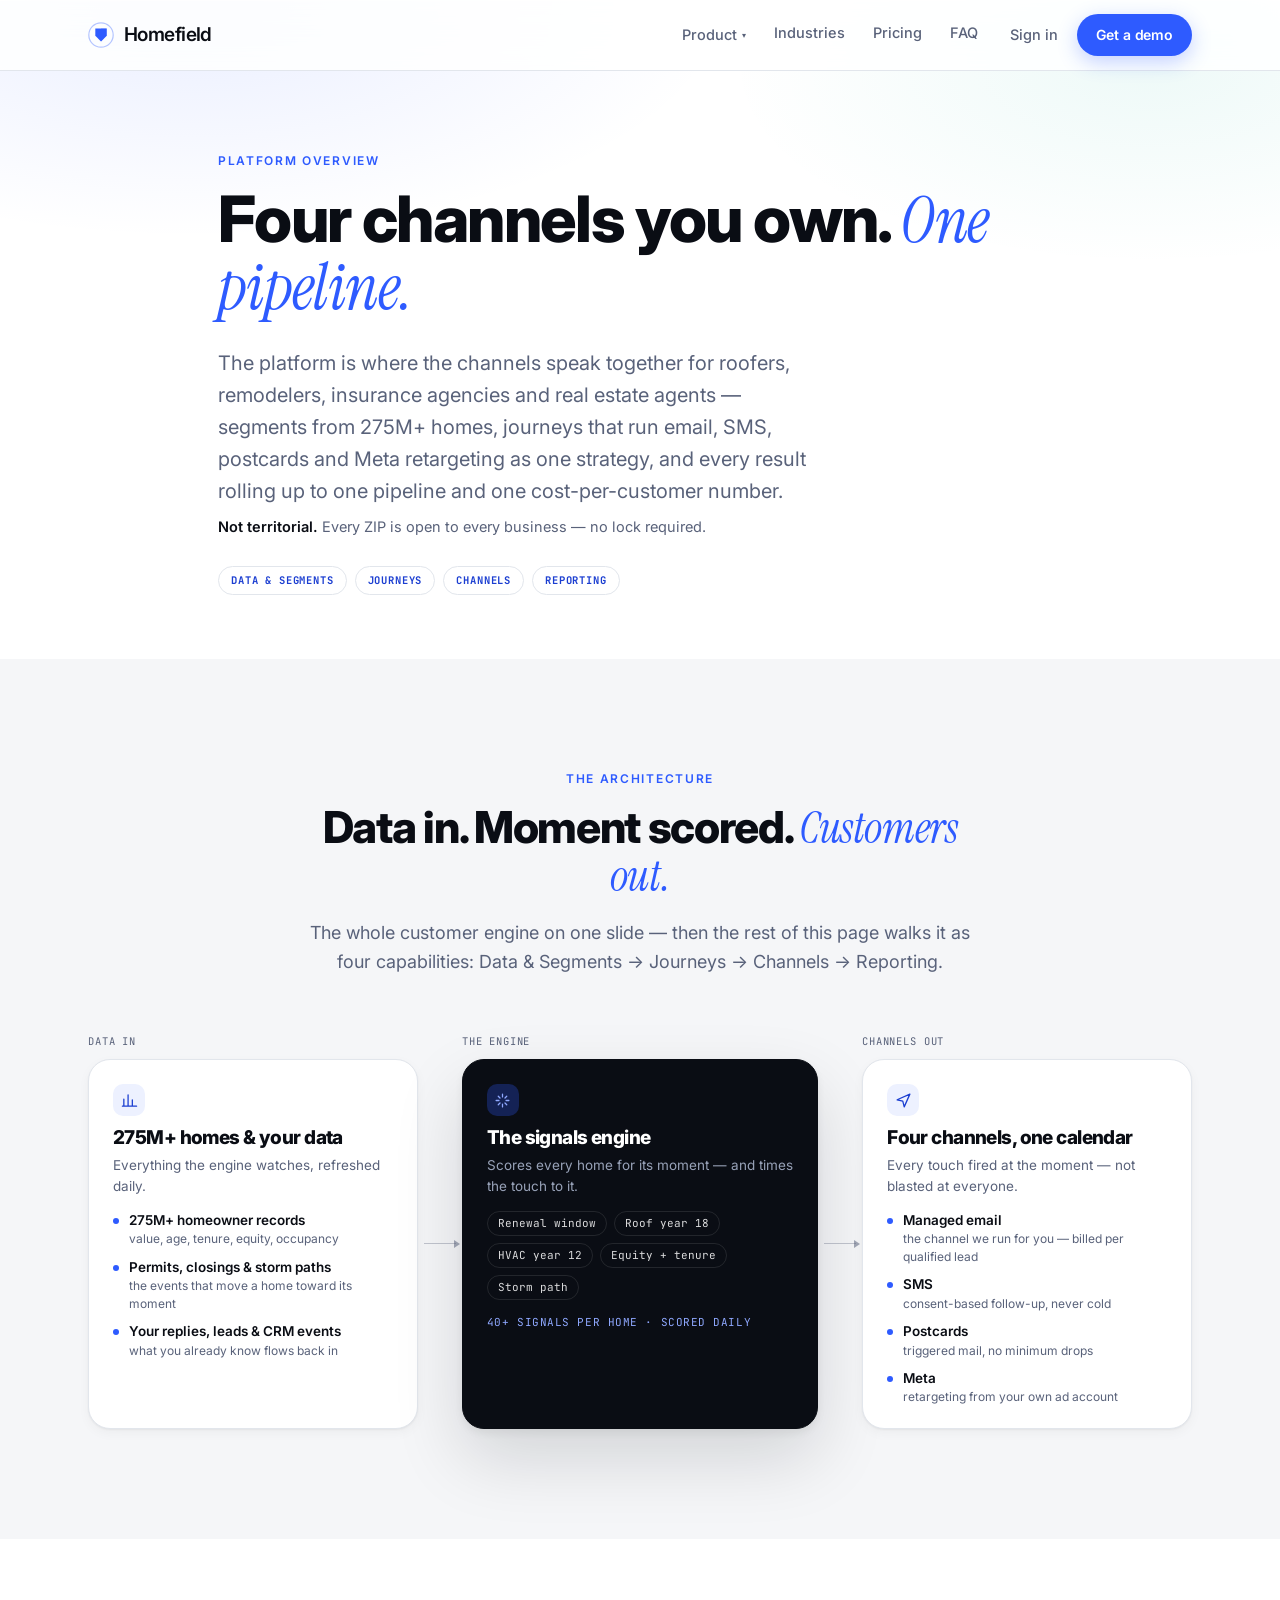
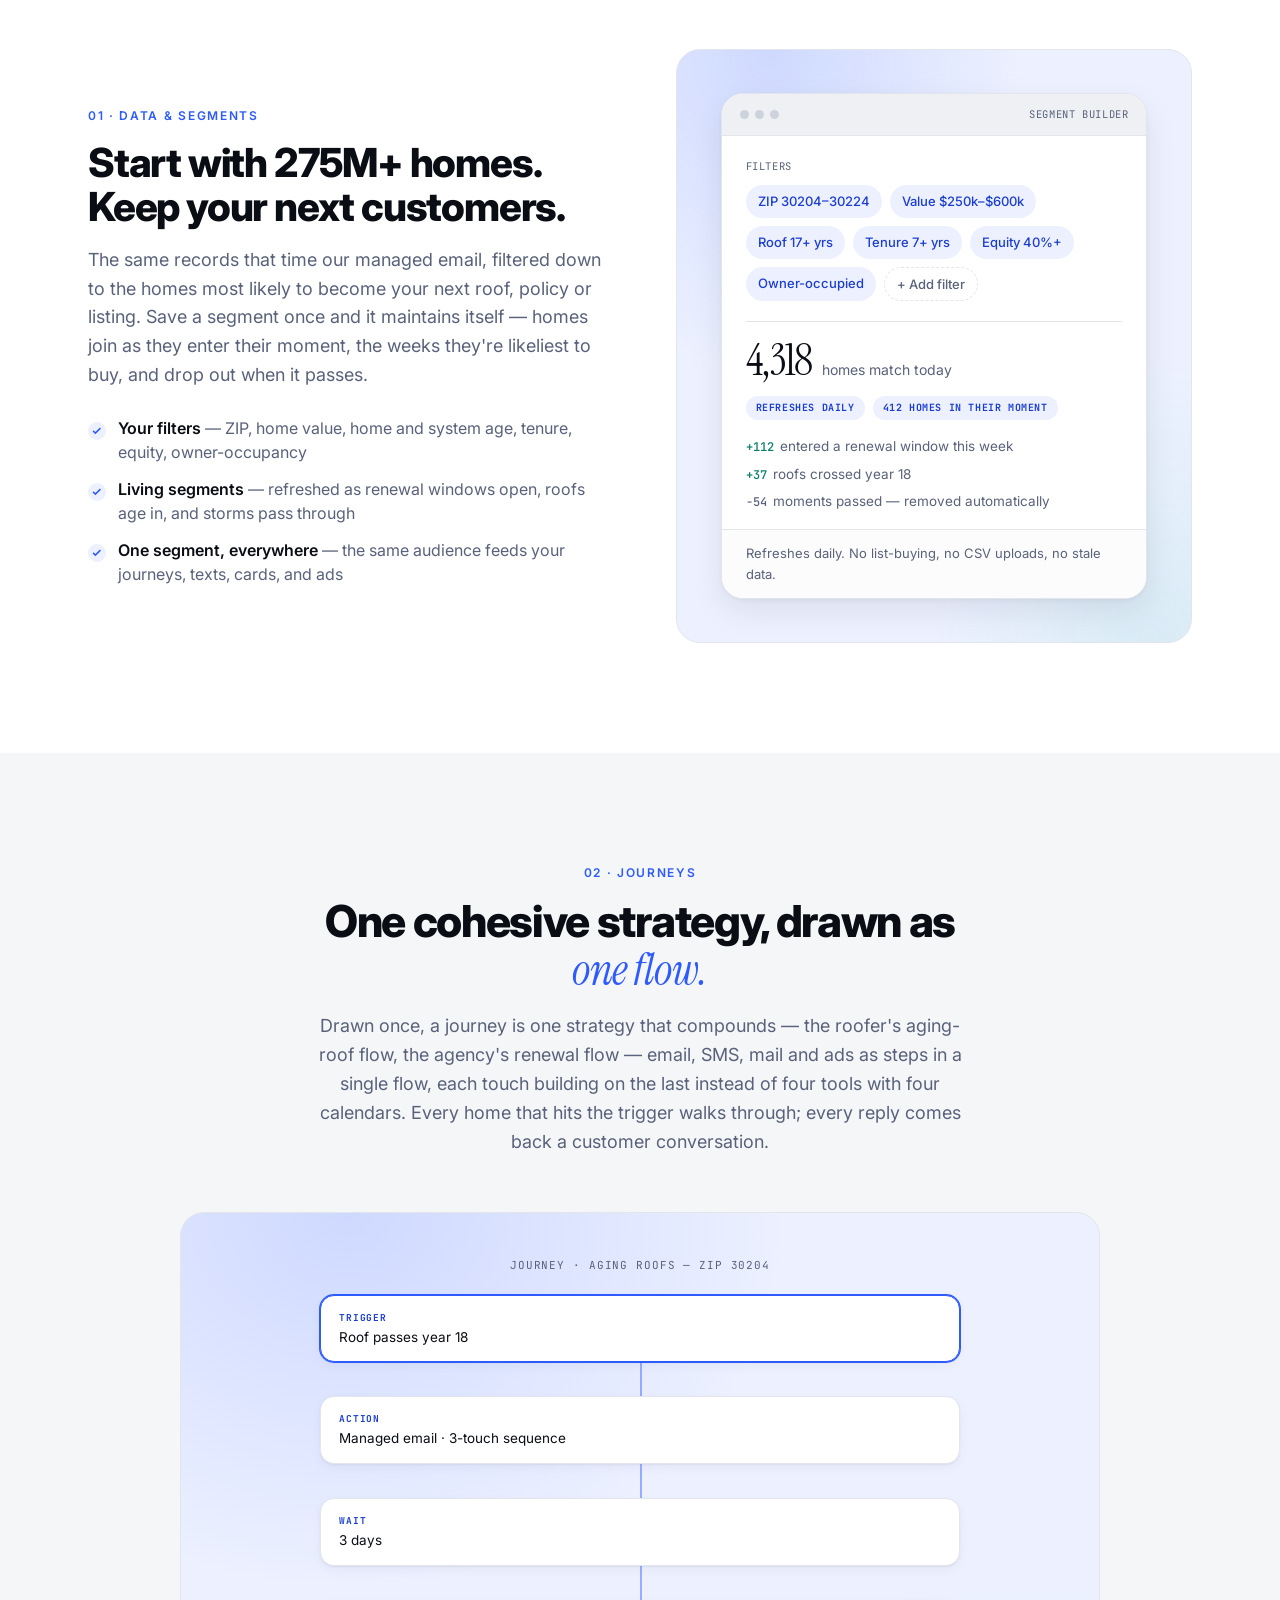
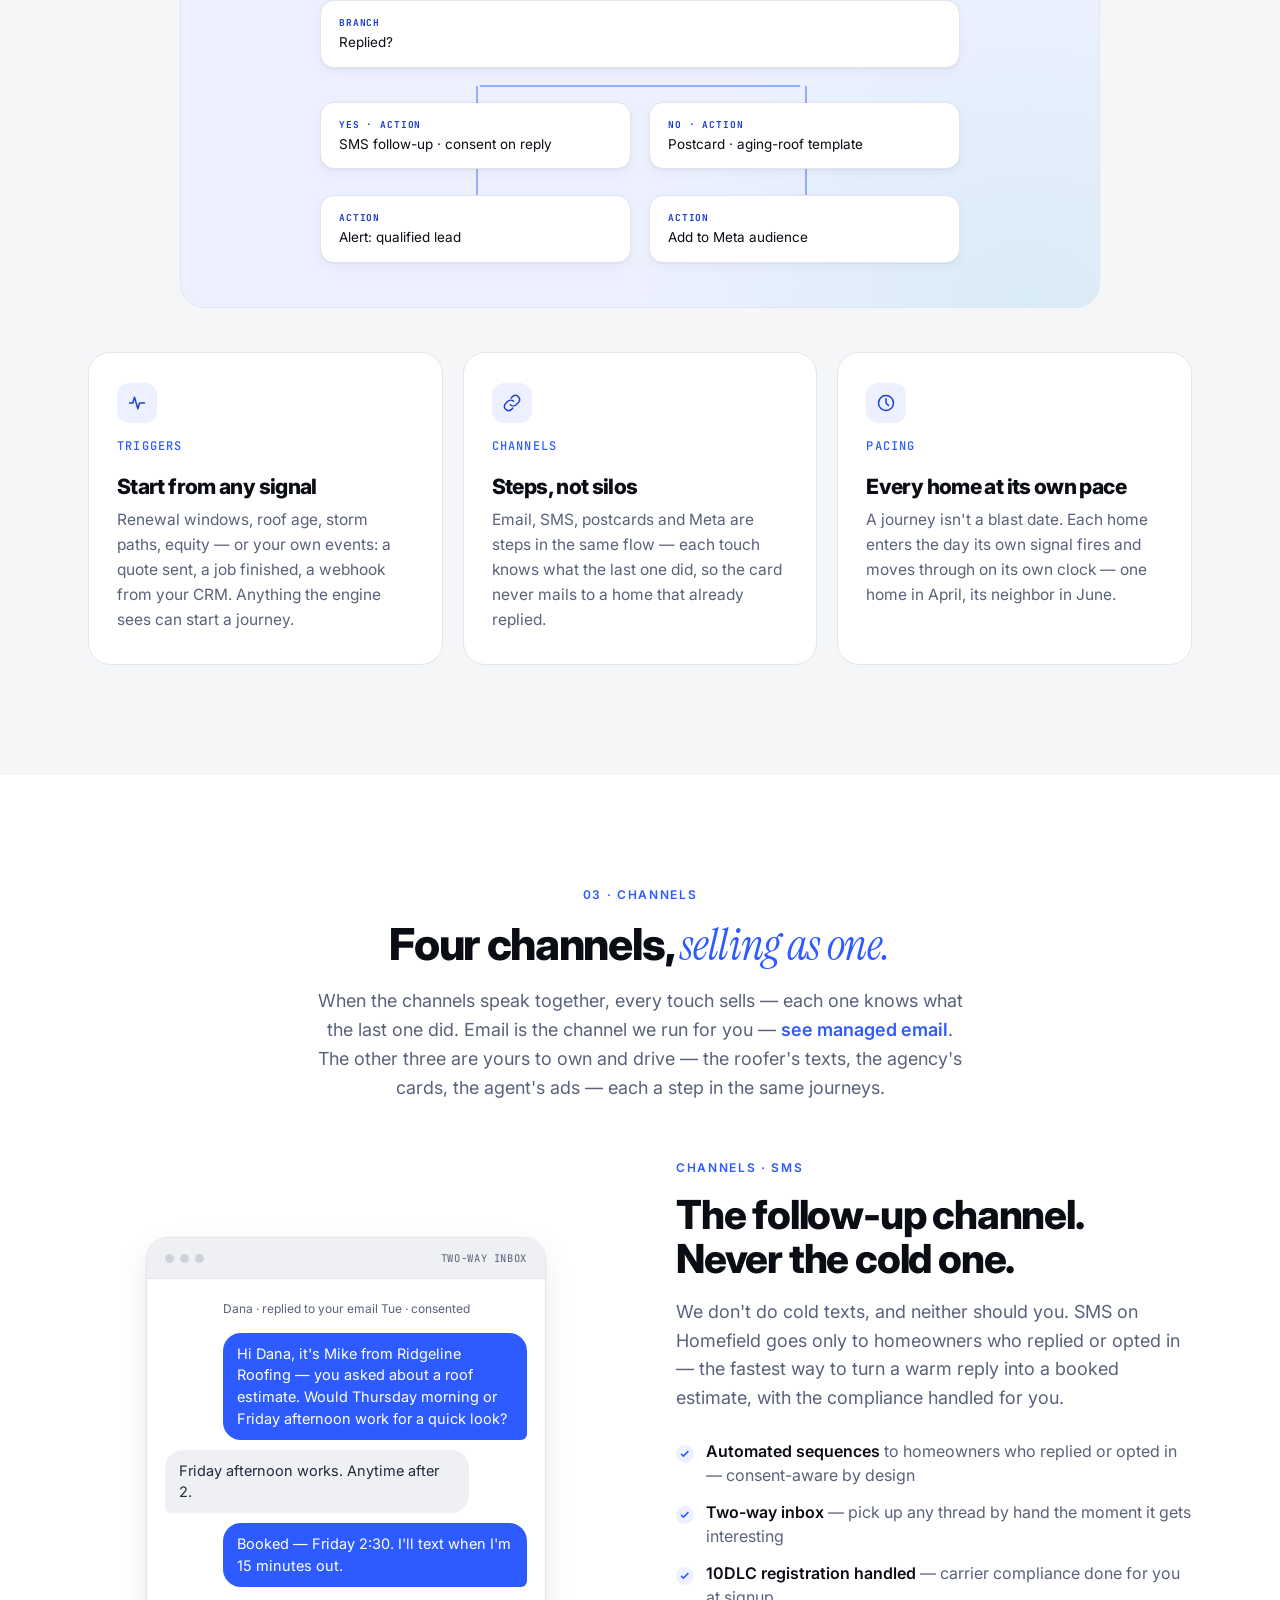
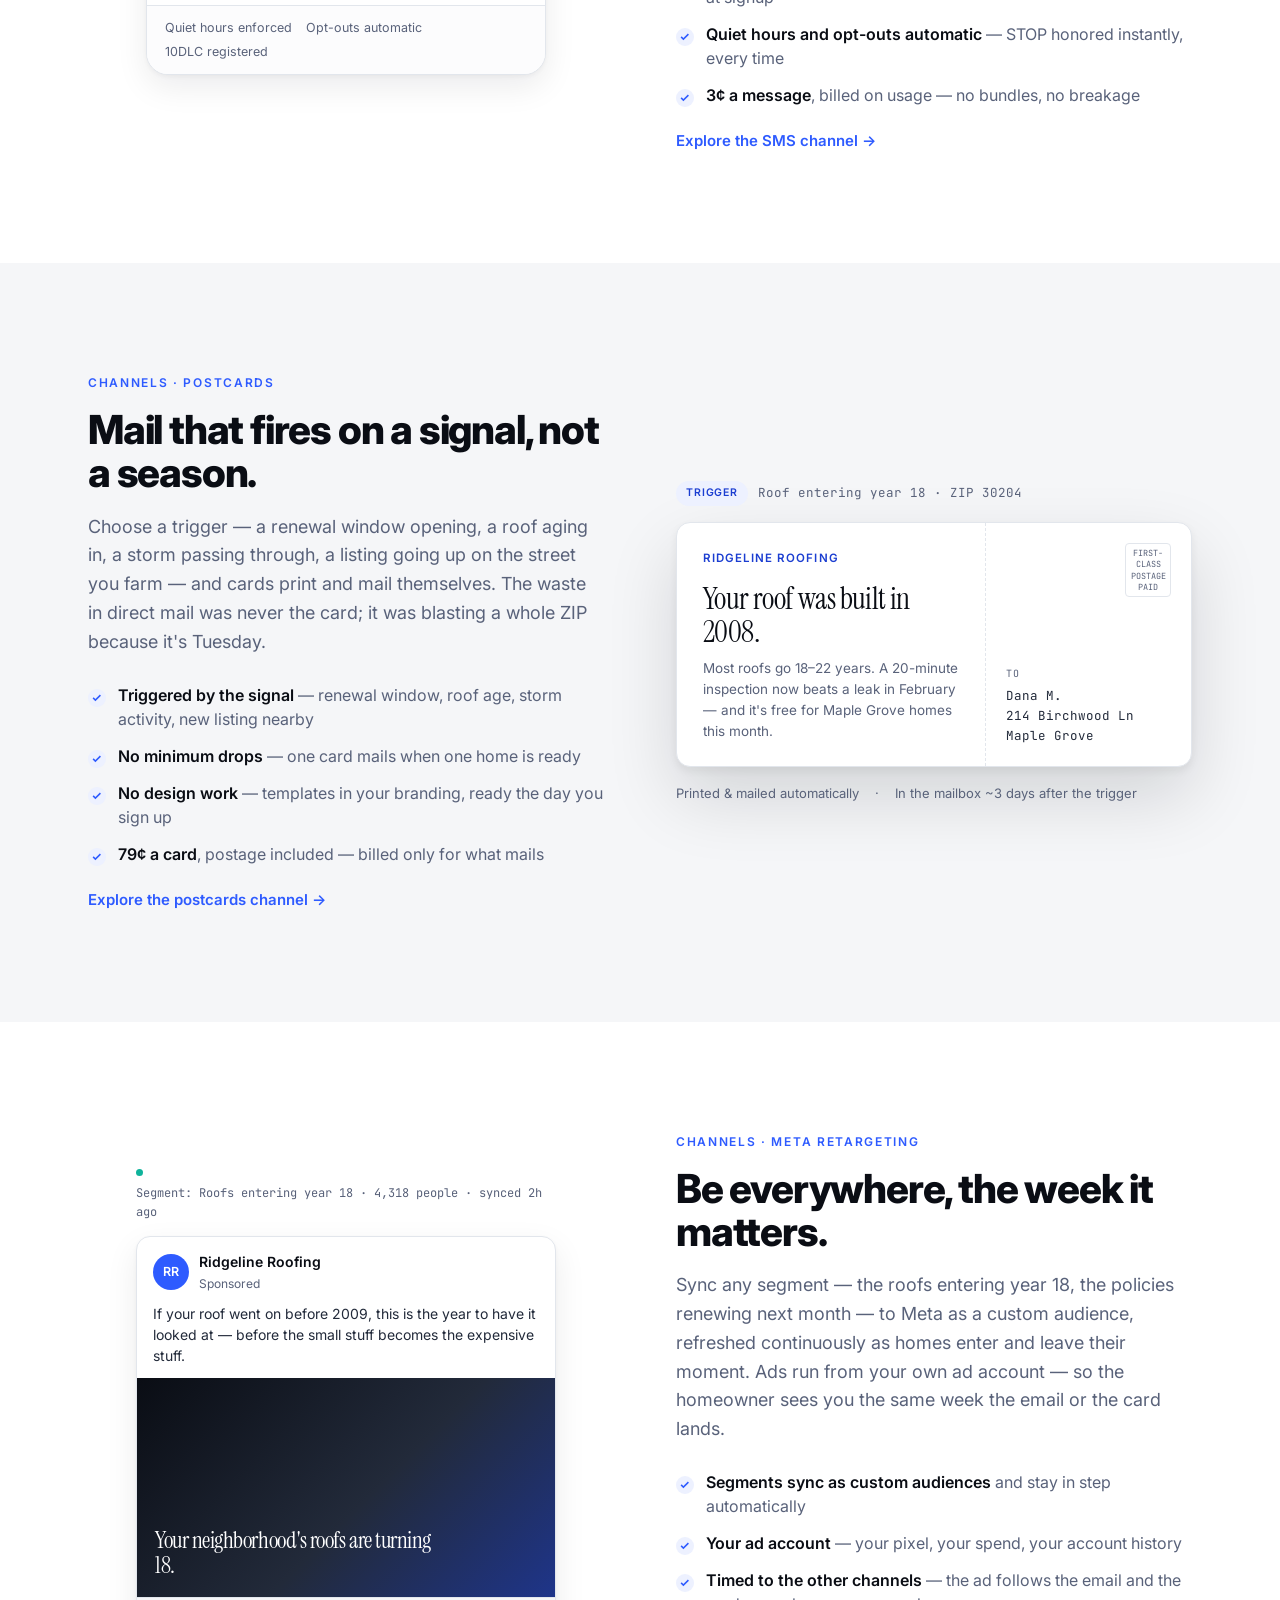
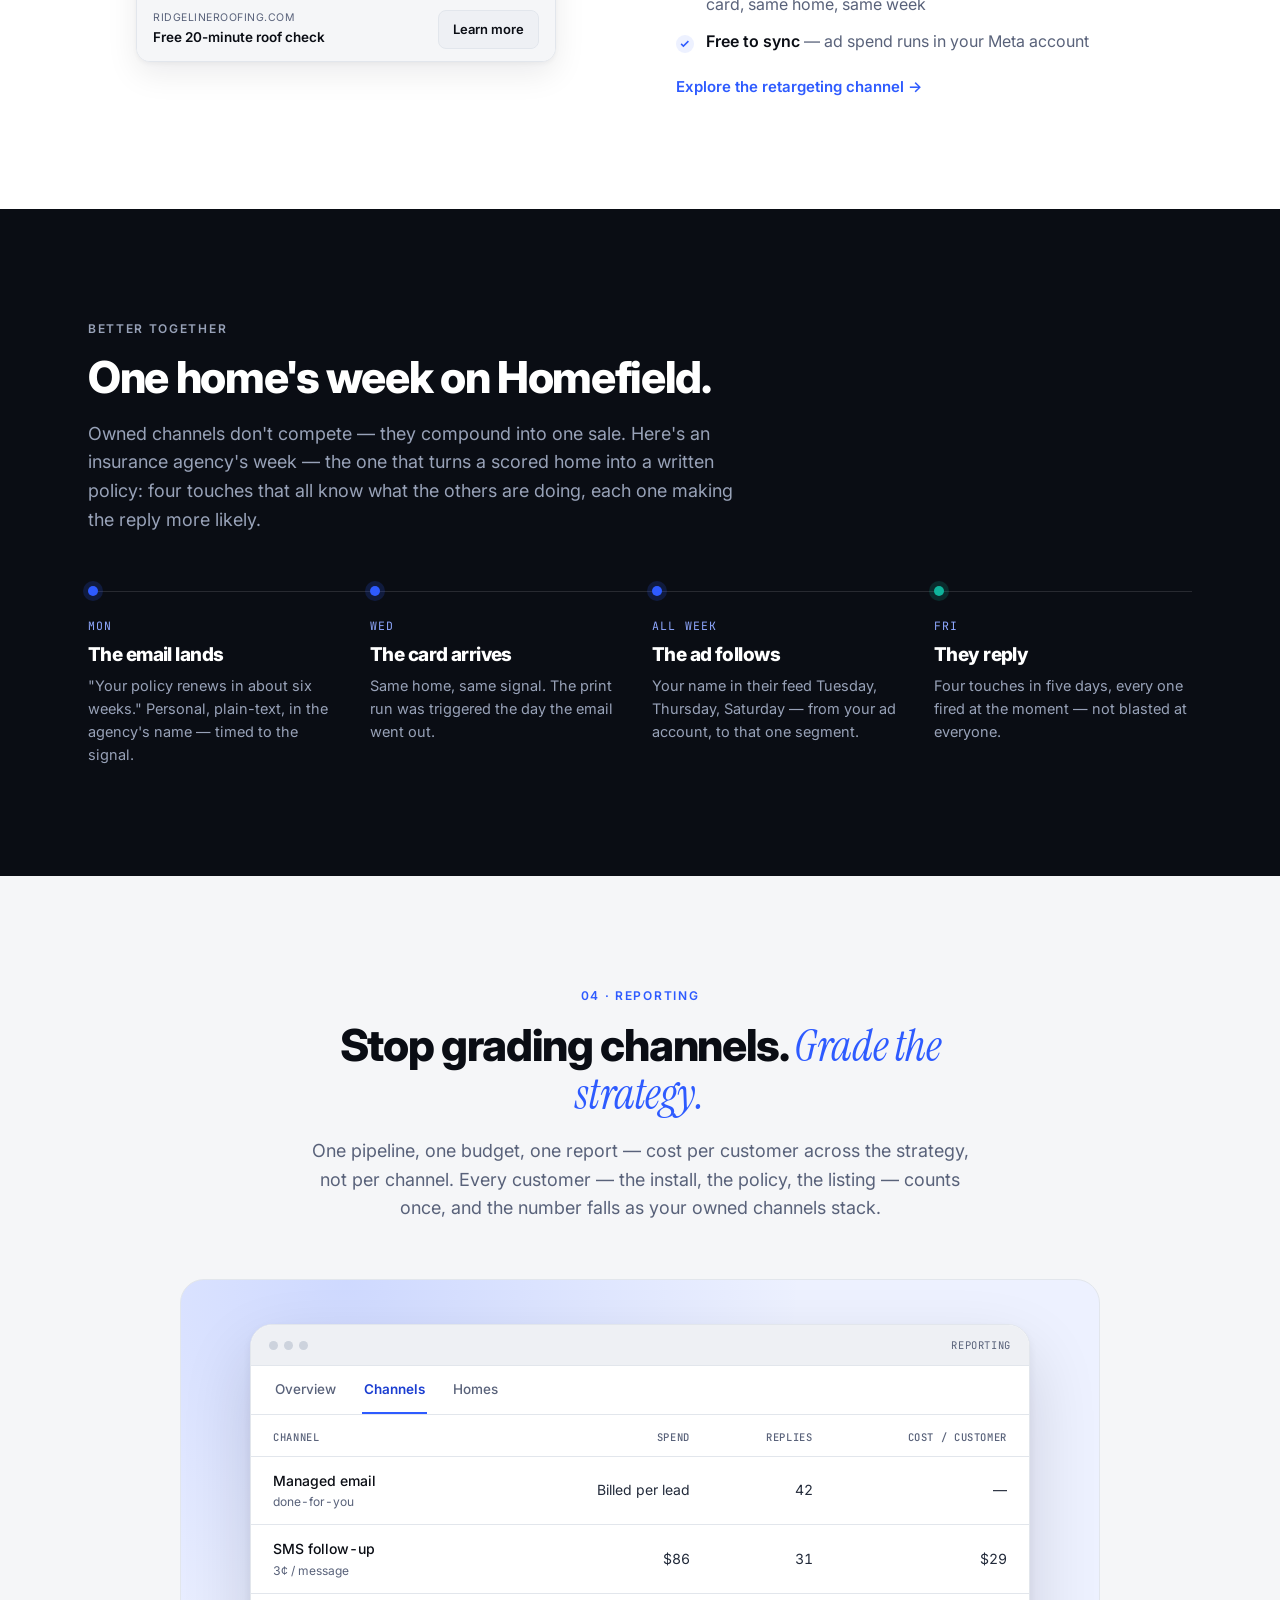
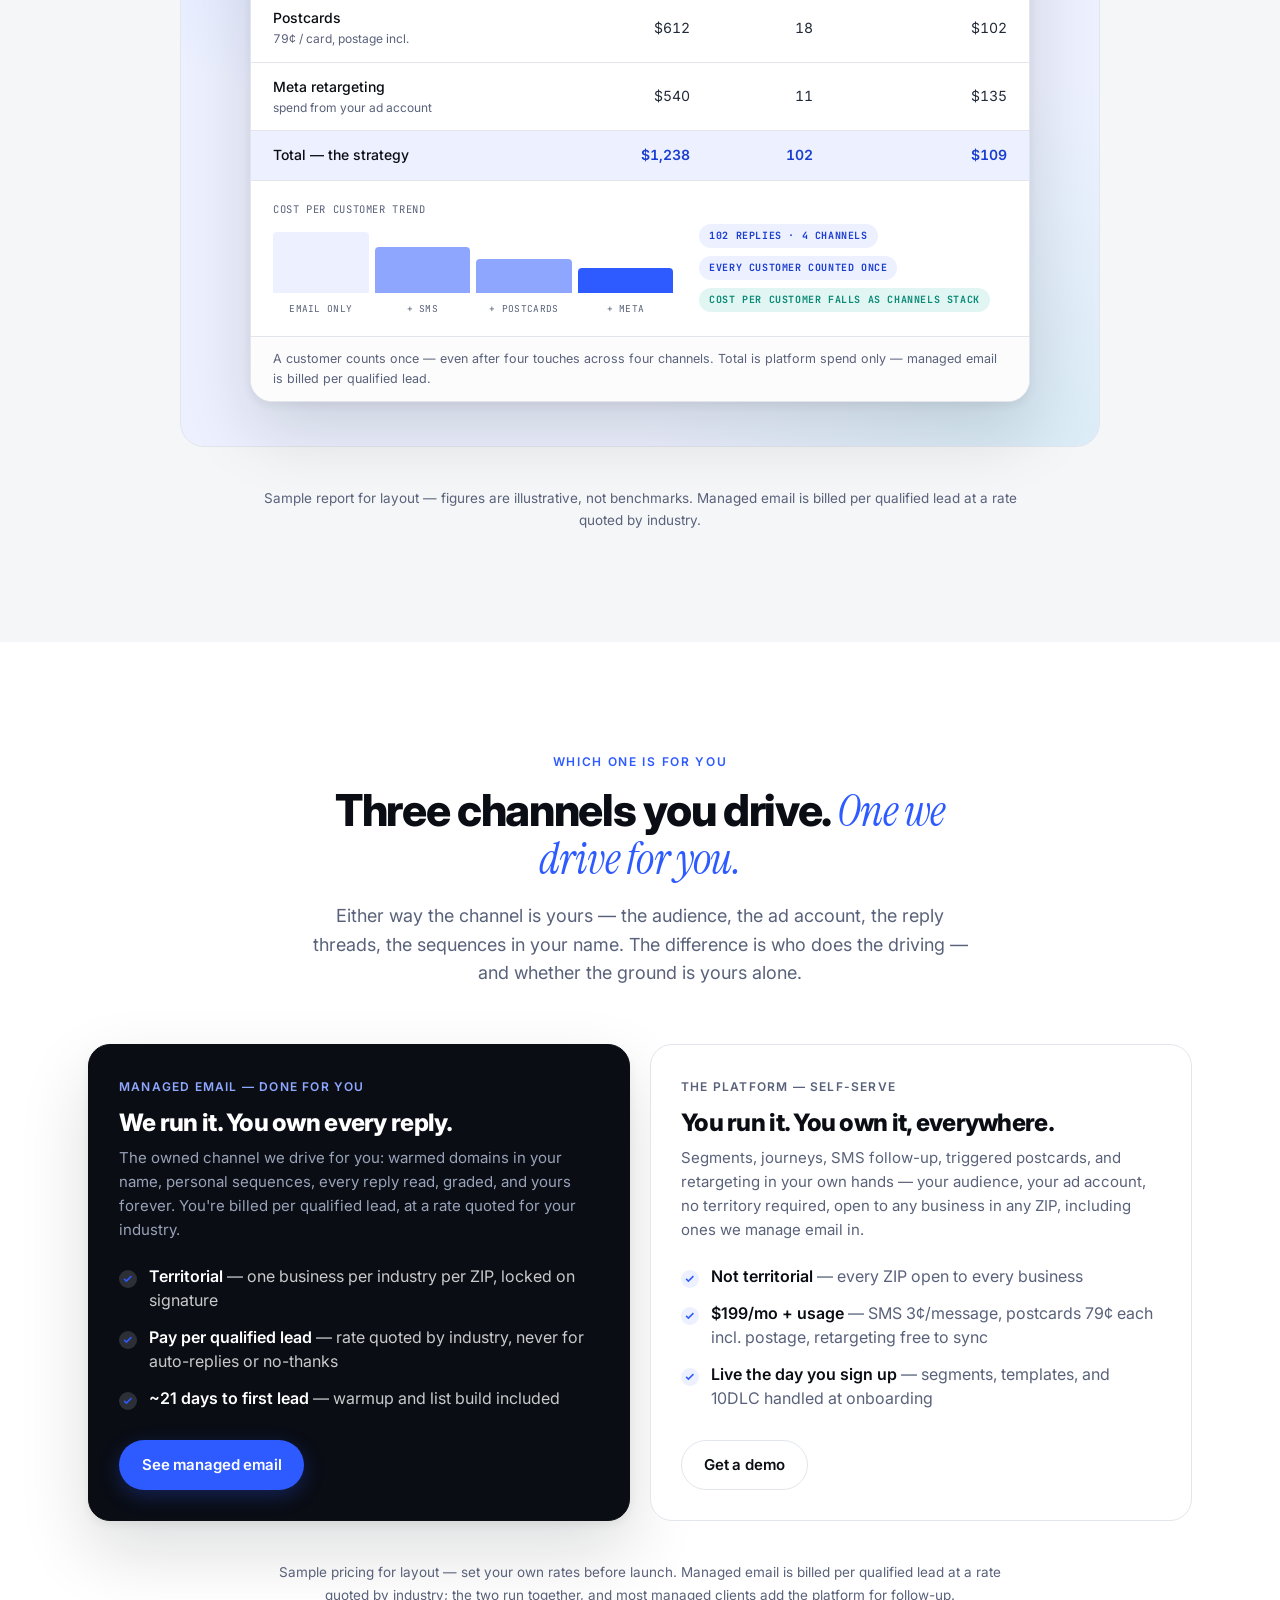
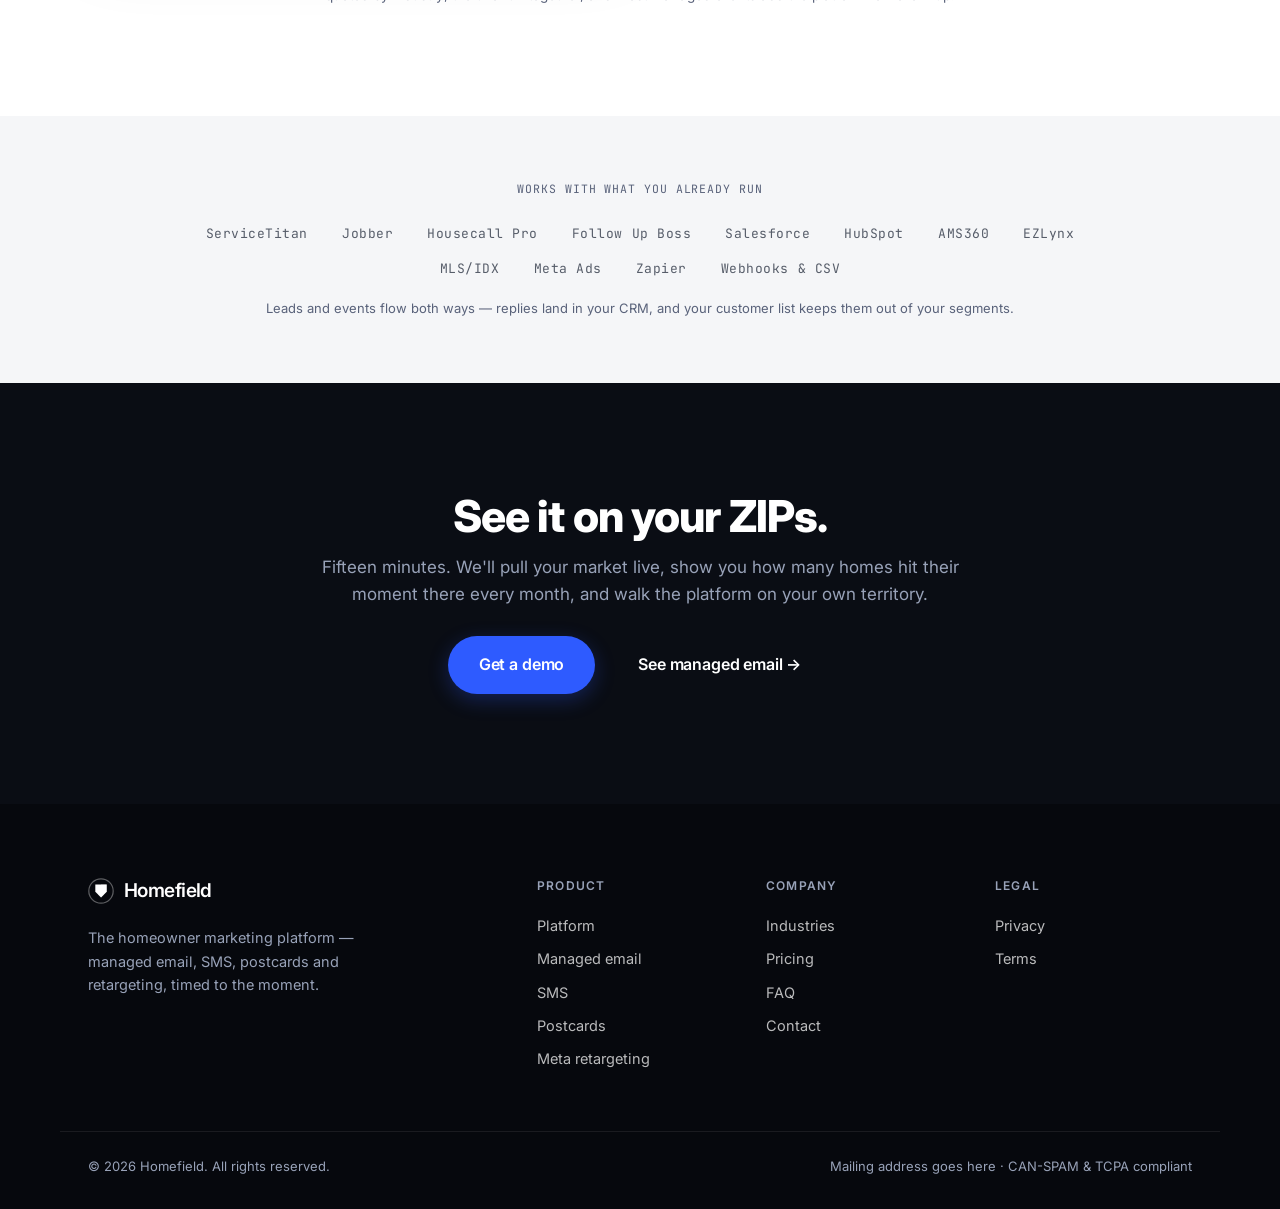
<file: platform.html>
<!DOCTYPE html>
<html lang="en">
<head>
<meta charset="utf-8">
<meta name="viewport" content="width=device-width, initial-scale=1">
<title>Platform overview — segments, journeys, channels &amp; reporting — Homefield</title>
<meta name="description" content="Tour the Homefield platform capability by capability: build living homeowner segments from 275M+ records, draw journeys that run every channel as one strategy, fire SMS, postcards and Meta retargeting, and read the whole thing in one report. Self-serve, not territorial.">
<meta property="og:title" content="The Homefield platform — segments, journeys, channels, reporting">
<meta property="og:description" content="Build homeowner segments from 275M+ records, draw journeys where email, SMS, postcards and Meta ads are steps in one flow, and grade the whole strategy in one report. Self-serve, not territorial.">
<meta property="og:type" content="website">
<link rel="preconnect" href="https://fonts.googleapis.com">
<link rel="preconnect" href="https://fonts.gstatic.com" crossorigin>
<link href="https://fonts.googleapis.com/css2?family=Instrument+Serif:ital@0;1&family=Inter:wght@400;500;600;700&family=JetBrains+Mono:wght@400;500&display=swap" rel="stylesheet">
<link rel="stylesheet" href="styles.css?v=pf7">
<link rel="icon" href="data:image/svg+xml,%3Csvg xmlns='http://www.w3.org/2000/svg' viewBox='0 0 32 32'%3E%3Ccircle cx='16' cy='16' r='16' fill='%230A0D14'/%3E%3Cpath d='M9 9h14v8.5L16 25l-7-7.5z' fill='%232E5BFF'/%3E%3C/svg%3E">
<script>document.documentElement.className += ' js';</script>
<style>
/* ── platform-page components (pl-) ─────────────────── */

/* Capability-tour helpers */
.pl-caps{ justify-content:flex-start; margin-top:28px; }
.pl-frame{ max-width:920px; margin:0 auto; }
.pl-flowlabel{ text-align:center; font-family:var(--mono); font-size:11px; letter-spacing:.08em; text-transform:uppercase; color:var(--muted); margin-bottom:20px; }
.pl-jsteps{ margin-top:44px; }
.pl-more{ margin-top:22px; font-size:15px; }

/* Platform diagram — data in → engine → channels out */
.pl-arch{ display:grid; grid-template-columns:1fr 44px 1.08fr 44px 1fr; align-items:stretch; }
.pl-arch__col{ display:flex; flex-direction:column; }
.pl-arch__step{ font-family:var(--mono); font-size:10.5px; letter-spacing:.08em; text-transform:uppercase; color:var(--muted); margin-bottom:10px; }
.pl-arch__box{ flex:1; background:var(--paper); border:1px solid var(--line); border-radius:var(--r-lg); padding:24px 24px 22px; box-shadow:var(--shadow-sm); }
.pl-arch__box h3{ font-size:19px; margin-bottom:6px; }
.pl-arch__box > p:not([class]){ font-size:13.5px; color:var(--muted); line-height:1.55; margin-bottom:14px; }
.pl-arch__box--engine{ background:var(--ink); border-color:var(--ink); color:#fff; box-shadow:var(--shadow-lg); }
.pl-arch__box--engine > p:not([class]){ color:var(--muted-dark); }
.pl-arch__list{ display:flex; flex-direction:column; gap:10px; }
.pl-arch__list li{ font-size:13.5px; line-height:1.45; color:var(--ink-3); padding-left:16px; position:relative; }
.pl-arch__list li::before{ content:""; position:absolute; left:0; top:7px; width:6px; height:6px; border-radius:50%; background:var(--accent); }
.pl-arch__list li strong{ font-weight:600; color:var(--ink); }
.pl-arch__list li span{ display:block; font-size:12px; color:var(--muted); }
.pl-arch__chips{ display:flex; flex-wrap:wrap; gap:7px; margin-bottom:14px; }
.pl-arch__chip{ font-family:var(--mono); font-size:11px; line-height:1; padding:6px 10px; border-radius:999px; border:1px solid var(--line-dark); color:#fff; opacity:.85; white-space:nowrap; }
.pl-arch__engineFoot{ font-family:var(--mono); font-size:11px; letter-spacing:.05em; text-transform:uppercase; color:#8FA8FF; }
.pl-arch__joint{ position:relative; display:flex; align-items:center; margin-top:26px; padding:0 6px; }
.pl-arch__joint i{ display:block; width:100%; height:1px; background:var(--muted); opacity:.35; }
.pl-arch__joint::after{ content:""; position:absolute; right:2px; top:50%; transform:translateY(-50%); border-left:6px solid var(--muted); border-top:4px solid transparent; border-bottom:4px solid transparent; opacity:.55; }

/* Segment builder — the audiences mockup */
.pl-seg{ background:var(--paper); border:1px solid var(--line); border-radius:var(--r-lg); box-shadow:var(--shadow); overflow:hidden; }
.pl-seg__bar{ display:flex; align-items:center; gap:6px; padding:12px 18px; background:var(--paper-3); border-bottom:1px solid var(--line); }
.pl-seg__tag{ margin-left:auto; font-family:var(--mono); font-size:10.5px; letter-spacing:.06em; text-transform:uppercase; color:var(--muted); }
.pl-seg__body{ padding:22px 24px 18px; }
.pl-seg__label{ font-family:var(--mono); font-size:10.5px; letter-spacing:.06em; text-transform:uppercase; color:var(--muted); margin-bottom:10px; }
.pl-chips{ display:flex; flex-wrap:wrap; gap:8px; margin-bottom:20px; }
.pl-chip{ font-size:13px; font-weight:500; padding:6px 12px; border-radius:999px; background:var(--accent-soft); color:var(--accent-ink); }
.pl-chip--add{ background:transparent; border:1px dashed var(--line); color:var(--muted); }
.pl-seg__count{ display:flex; align-items:baseline; gap:10px; padding:16px 0 14px; border-top:1px solid var(--line); }
.pl-seg__num{ font-family:var(--serif); font-size:44px; line-height:1; letter-spacing:-.03em; }
.pl-seg__unit{ font-size:14px; color:var(--muted); }
.pl-seg__delta{ display:flex; flex-direction:column; gap:7px; }
.pl-seg__delta li{ font-size:13.5px; color:var(--muted); line-height:1.5; }
.pl-seg__delta span{ font-family:var(--mono); font-size:12px; font-weight:500; color:#0A7D6C; margin-right:6px; }
.pl-seg__delta span.pl-out{ color:var(--muted); }
.pl-seg__foot{ padding:13px 24px; border-top:1px solid var(--line); background:#FCFCFD; font-size:13px; color:var(--muted); }

/* SMS thread — the follow-up mockup */
.pl-sms{ max-width:400px; margin:0 auto; background:var(--paper); border:1px solid var(--line); border-radius:var(--r-lg); box-shadow:var(--shadow); overflow:hidden; }
.pl-sms__bar{ display:flex; align-items:center; gap:6px; padding:12px 18px; background:var(--paper-3); border-bottom:1px solid var(--line); }
.pl-sms__tag{ margin-left:auto; font-family:var(--mono); font-size:10.5px; letter-spacing:.06em; text-transform:uppercase; color:var(--muted); }
.pl-sms__thread{ padding:20px 18px 10px; display:flex; flex-direction:column; gap:10px; }
.pl-sms__note{ text-align:center; font-size:12px; color:var(--muted); margin-bottom:4px; }
.pl-sms__msg{ max-width:84%; padding:10px 14px; border-radius:18px; font-size:14.5px; line-height:1.5; }
.pl-sms__msg--out{ align-self:flex-end; background:var(--accent); color:#fff; border-bottom-right-radius:6px; }
.pl-sms__msg--in{ align-self:flex-start; background:var(--paper-3); color:var(--ink-3); border-bottom-left-radius:6px; }
.pl-sms__foot{ margin-top:8px; padding:12px 18px; border-top:1px solid var(--line); background:#FCFCFD; font-size:12.5px; color:var(--muted); display:flex; flex-wrap:wrap; gap:4px 14px; }

/* Postcard — the triggered-mail mockup */
.pl-post__trigger{ display:flex; align-items:center; gap:10px; margin-bottom:16px; font-family:var(--mono); font-size:12.5px; color:var(--muted); flex-wrap:wrap; }
.pl-post__trigger span{ font-family:var(--sans); font-size:10.5px; font-weight:600; letter-spacing:.08em; text-transform:uppercase; color:var(--accent-ink); background:var(--accent-soft); padding:4px 10px; border-radius:999px; }
.pl-post__card{ display:grid; grid-template-columns:1.5fr 1fr; background:var(--paper); border:1px solid var(--line); border-radius:var(--r); box-shadow:var(--shadow-lg); overflow:hidden; }
.pl-post__front{ padding:26px 26px 24px; display:flex; flex-direction:column; }
.pl-post__brand{ font-size:11.5px; font-weight:600; letter-spacing:.09em; text-transform:uppercase; color:var(--accent-ink); }
.pl-post__head{ font-family:var(--serif); font-weight:400; font-size:clamp(22px,2.6vw,30px); line-height:1.08; letter-spacing:-.02em; margin:16px 0 10px; }
.pl-post__body{ font-size:13.5px; color:var(--muted); line-height:1.55; }
.pl-post__addr{ border-left:1px dashed var(--line); padding:20px; display:flex; flex-direction:column; min-height:200px; }
.pl-post__stamp{ align-self:flex-end; width:46px; height:54px; border:1px solid var(--line); border-radius:4px; display:grid; place-items:center; font-family:var(--mono); font-size:8.5px; text-transform:uppercase; color:var(--muted); text-align:center; line-height:1.35; padding:4px; }
.pl-post__to{ margin-top:auto; font-family:var(--mono); font-size:12.5px; color:var(--ink-3); line-height:1.6; }
.pl-post__to span{ display:block; font-size:10px; text-transform:uppercase; letter-spacing:.06em; color:var(--muted); margin-bottom:4px; }
.pl-post__foot{ margin-top:16px; font-size:13px; color:var(--muted); display:flex; gap:6px 16px; flex-wrap:wrap; }

/* Facebook ad tile — the retargeting mockup */
.pl-ad{ max-width:420px; margin:0 auto; }
.pl-ad__sync{ display:flex; align-items:center; gap:8px; margin-bottom:14px; font-family:var(--mono); font-size:12px; color:var(--muted); flex-wrap:wrap; }
.pl-ad__sync i{ width:7px; height:7px; border-radius:50%; background:var(--teal); flex-shrink:0; }
.pl-ad__tile{ background:var(--paper); border:1px solid var(--line); border-radius:var(--r); box-shadow:var(--shadow); overflow:hidden; }
.pl-ad__head{ display:flex; align-items:center; gap:10px; padding:14px 16px 10px; }
.pl-ad__avatar{ width:36px; height:36px; border-radius:50%; background:var(--accent); color:#fff; display:grid; place-items:center; font-size:12.5px; font-weight:600; flex-shrink:0; }
.pl-ad__page{ font-size:14px; font-weight:600; }
.pl-ad__sub{ font-size:12px; color:var(--muted); }
.pl-ad__text{ padding:0 16px 12px; font-size:14px; line-height:1.5; color:var(--ink-3); }
.pl-ad__media{ aspect-ratio:1.91/1; background:linear-gradient(135deg, var(--ink) 0%, var(--ink-3) 55%, var(--accent-ink) 140%); color:#fff; display:flex; flex-direction:column; justify-content:flex-end; padding:18px; }
.pl-ad__media p{ font-family:var(--serif); font-size:23px; line-height:1.1; letter-spacing:-.02em; max-width:280px; }
.pl-ad__foot{ display:flex; align-items:center; justify-content:space-between; gap:12px; padding:12px 16px; background:var(--paper-2); border-top:1px solid var(--line); }
.pl-ad__domain{ font-size:10.5px; letter-spacing:.05em; text-transform:uppercase; color:var(--muted); }
.pl-ad__title{ font-size:13.5px; font-weight:600; }
.pl-ad__cta{ flex-shrink:0; font-size:13px; font-weight:600; padding:8px 14px; border-radius:var(--r-sm); background:var(--paper-3); border:1px solid var(--line); white-space:nowrap; }

/* One home's week — timeline on the dark section */
.pl-week{ display:grid; grid-template-columns:repeat(4,1fr); gap:24px; }
.pl-week__item{ position:relative; padding-top:26px; }
.pl-week__item::before{ content:""; position:absolute; top:0; left:0; right:-24px; height:1px; background:var(--line-dark); }
.pl-week__item:last-child::before{ right:0; }
.pl-week__item::after{ content:""; position:absolute; top:-4.5px; left:0; width:10px; height:10px; border-radius:50%; background:var(--accent); box-shadow:0 0 0 5px rgba(46,91,255,.18); }
.pl-week__item--reply::after{ background:var(--teal); box-shadow:0 0 0 5px rgba(15,179,155,.18); }
.pl-week__day{ display:block; font-family:var(--mono); font-size:11.5px; letter-spacing:.1em; text-transform:uppercase; color:#8FA8FF; margin-bottom:10px; }
.pl-week__item h3{ font-size:19px; margin-bottom:8px; }
.pl-week__item p{ font-size:14.5px; color:var(--muted-dark); line-height:1.6; }

/* One place — the reporting mockup */
.pl-report{ max-width:780px; margin:0 auto; background:var(--paper); border:1px solid var(--line); border-radius:var(--r-lg); box-shadow:var(--shadow-lg); overflow:hidden; }
.pl-report__bar{ display:flex; align-items:center; gap:6px; padding:12px 18px; background:var(--paper-3); border-bottom:1px solid var(--line); }
.pl-report__tag{ margin-left:auto; font-family:var(--mono); font-size:10.5px; letter-spacing:.06em; text-transform:uppercase; color:var(--muted); }
.pl-report__tabs{ display:flex; gap:24px; padding:0 22px; border-bottom:1px solid var(--line); }
.pl-report__tab{ padding:13px 2px 11px; font-size:13.5px; font-weight:500; color:var(--muted); border-bottom:2px solid transparent; }
.pl-report__tab--on{ color:var(--accent-ink); font-weight:600; border-bottom-color:var(--accent); }
.pl-report__scroll{ overflow-x:auto; }
.pl-report__table{ width:100%; min-width:520px; border-collapse:collapse; font-size:14px; }
.pl-report__table th{ font-family:var(--mono); font-size:10.5px; letter-spacing:.06em; text-transform:uppercase; color:var(--muted); font-weight:500; text-align:right; padding:14px 22px 10px; border-bottom:1px solid var(--line); }
.pl-report__table th:first-child{ text-align:left; }
.pl-report__table td{ padding:13px 22px; border-bottom:1px solid var(--line); text-align:right; font-variant-numeric:tabular-nums; color:var(--ink-3); }
.pl-report__table td:first-child{ text-align:left; font-weight:500; color:var(--ink); }
.pl-report__table td:first-child span{ display:block; font-size:12px; font-weight:400; color:var(--muted); }
.pl-report__total td{ background:var(--accent-soft); border-bottom:0; font-weight:600; color:var(--accent-ink); }
.pl-report__foot{ padding:12px 22px; border-top:1px solid var(--line); background:#FCFCFD; font-size:12.5px; color:var(--muted); }

/* Self-serve vs managed — recap cards */
.pl-vs{ display:grid; grid-template-columns:1fr 1fr; gap:20px; align-items:stretch; }
.pl-vs__card{ background:var(--paper); border:1px solid var(--line); border-radius:var(--r-lg); padding:32px 30px 30px; display:flex; flex-direction:column; }
.pl-vs__card--managed{ background:var(--ink); border-color:var(--ink); color:#fff; box-shadow:var(--shadow-lg); }
.pl-vs__label{ font-size:12px; font-weight:600; letter-spacing:.1em; text-transform:uppercase; color:var(--muted); margin-bottom:14px; }
.pl-vs__card--managed .pl-vs__label{ color:#8FA8FF; }
.pl-vs__card h3{ font-size:24px; margin-bottom:10px; }
.pl-vs__lede{ font-size:15px; color:var(--muted); line-height:1.6; margin-bottom:22px; }
.pl-vs__card--managed .pl-vs__lede{ color:var(--muted-dark); }
.pl-vs__card .ticks{ margin-bottom:30px; }
.pl-vs__card .btn{ margin-top:auto; align-self:flex-start; }

/* Integrations strip */
.pl-int{ padding:64px 0; }
.pl-int__caption{ text-align:center; font-family:var(--mono); font-size:11.5px; letter-spacing:.08em; text-transform:uppercase; color:var(--muted); margin-bottom:26px; }
.pl-int__wall{ display:flex; flex-wrap:wrap; justify-content:center; gap:14px 34px; max-width:880px; margin:0 auto 18px; list-style:none; padding:0; }
.pl-int__wall li{ font-family:var(--mono); font-size:13px; letter-spacing:.04em; color:var(--ink-3); opacity:.75; white-space:nowrap; }
.pl-int__note{ text-align:center; font-size:13px; color:var(--muted); }

/* Pass-3 software-skin additions */
.pl-arch__box .icn{ width:32px; height:32px; border-radius:10px; margin-bottom:12px; }
.pl-arch__box .icn svg{ width:17px; height:17px; }
.pl-arch__box--engine .icn{ background:rgba(46,91,255,.28); }
.pl-arch__box--engine .icn svg{ stroke:#8FA8FF; }
.pl-seg__stats{ display:flex; flex-wrap:wrap; gap:8px; padding-bottom:16px; }
.pl-report__viz{ display:grid; grid-template-columns:1.3fr 1fr; gap:26px; align-items:end; padding:20px 22px; border-top:1px solid var(--line); }
.pl-report__vizlabel{ font-family:var(--mono); font-size:10.5px; letter-spacing:.06em; text-transform:uppercase; color:var(--muted); margin-bottom:12px; }
.pl-report__vizx{ display:flex; gap:6px; margin-top:8px; }
.pl-report__vizx span{ flex:1; text-align:center; font-family:var(--mono); font-size:9.5px; letter-spacing:.03em; text-transform:uppercase; color:var(--muted); white-space:nowrap; }
.pl-report__stats{ display:flex; flex-direction:column; align-items:flex-start; gap:8px; padding-bottom:4px; }

@media (max-width:960px){
  .pl-arch{ grid-template-columns:1fr; }
  .pl-arch__joint{ margin-top:12px; margin-bottom:12px; height:38px; padding:0; justify-content:center; }
  .pl-arch__joint i{ width:1px; height:100%; }
  .pl-arch__joint::after{ right:auto; left:50%; top:auto; bottom:0; transform:translateX(-50%); border-top:6px solid var(--muted); border-left:4px solid transparent; border-right:4px solid transparent; border-bottom:0; }
  .pl-week{ grid-template-columns:1fr 1fr; gap:36px 24px; }
  .pl-vs{ grid-template-columns:1fr; }
}
@media (max-width:640px){
  .pl-week{ grid-template-columns:1fr; gap:32px; }
  .pl-week__item::before{ right:0; }
  .pl-post__card{ grid-template-columns:1fr; }
  .pl-post__addr{ border-left:0; border-top:1px dashed var(--line); min-height:160px; }
  .pl-seg__num{ font-size:36px; }
  .pl-report__tabs{ gap:18px; padding:0 18px; }
  .pl-report__viz{ grid-template-columns:1fr; gap:18px; padding:18px; }
  .pl-report__stats{ flex-direction:row; flex-wrap:wrap; }
  .pl-int__wall{ gap:12px 22px; }
  .pl-jsteps{ margin-top:32px; }
}
</style>
</head>
<body>

<a class="skip" href="#main">Skip to content</a>

<header class="nav" id="nav">
  <div class="wrap nav__inner">
    <a class="brand" href="index.html" aria-label="Homefield home">
      <svg class="brand__mark" viewBox="0 0 32 32" aria-hidden="true">
        <circle cx="16" cy="16" r="15" fill="none" stroke="currentColor" stroke-width="1.5" opacity=".35"/>
        <path d="M9 8 H23 V17 L16 24 L9 17 Z" fill="currentColor"/>
        <path d="M16 8 H23 V17 L16 24 Z" fill="currentColor" opacity=".45"/>
      </svg>
      <span class="brand__word">Homefield</span>
    </a>

    <nav class="nav__links" aria-label="Primary">
      <div class="nav__dd">
        <button class="nav__ddbtn" type="button" aria-haspopup="true">Product <span class="car">▾</span></button>
        <div class="nav__ddmenu">
          <a href="platform.html">Platform overview<small>Segments, journeys, reporting — one dashboard</small></a>
          <a href="managed-email.html">Managed email<small>The channel we run for you</small></a>
          <a href="sms.html">SMS<small>Consent-based follow-up texting</small></a>
          <a href="postcards.html">Postcards<small>Triggered mail, no minimum drops</small></a>
          <a href="retargeting.html">Meta retargeting<small>Audiences synced to your ad account</small></a>
        </div>
      </div>
      <a href="industries.html">Industries</a>
      <a href="pricing.html">Pricing</a>
      <a href="faq.html">FAQ</a>
    </nav>

    <div class="nav__cta">
      <a class="signin" href="#">Sign in</a>
      <a class="btn btn--primary btn--sm" href="https://calendly.com/zatulovebrian/call" target="_blank" rel="noopener">Get a demo</a>
    </div>

    <button class="nav__toggle" id="navToggle" aria-expanded="false" aria-controls="mobileNav" aria-label="Open menu">
      <span></span><span></span>
    </button>
  </div>
  <div class="mobilenav" id="mobileNav" hidden>
    <a href="platform.html">Platform overview</a>
    <a href="managed-email.html">Managed email</a>
    <a href="sms.html">SMS</a>
    <a href="postcards.html">Postcards</a>
    <a href="retargeting.html">Meta retargeting</a>
    <a href="industries.html">Industries</a>
    <a href="pricing.html">Pricing</a>
    <a href="faq.html">FAQ</a>
    <a class="btn btn--primary" href="https://calendly.com/zatulovebrian/call" target="_blank" rel="noopener">Get a demo</a>
  </div>
</header>

<main id="main">

<!-- ── HERO ──────────────────────────────────────────── -->
<section class="hero hero--page">
  <div class="wrap hero__inner">
    <p class="eyebrow eyebrow--dark reveal">Platform overview</p>
    <h1 class="hero__h1 reveal">Four channels you own. <em>One pipeline.</em></h1>
    <p class="hero__sub reveal">
      The platform is where the channels speak together for roofers, remodelers, insurance
      agencies and real estate agents — segments from 275M+ homes, journeys that run email,
      SMS, postcards and Meta retargeting as one strategy, and every result rolling up to
      one pipeline and one cost-per-customer number.
    </p>
    <p class="hero__note reveal"><strong>Not territorial.</strong> Every ZIP is open to every business — no lock required.</p>
    <div class="caps pl-caps reveal">
      <span>Data &amp; Segments</span>
      <span>Journeys</span>
      <span>Channels</span>
      <span>Reporting</span>
    </div>
  </div>
</section>

<!-- ── ARCHITECTURE SUMMARY ──────────────────────────── -->
<section class="section section--paper">
  <div class="wrap">
    <div class="sechead sechead--center">
      <p class="eyebrow eyebrow--dark">The architecture</p>
      <h2>Data in. Moment scored. <em>Customers out.</em></h2>
      <p class="lede">The whole customer engine on one slide — then the rest of this page walks it as four
      capabilities: Data &amp; Segments → Journeys → Channels → Reporting.</p>
    </div>

    <div class="pl-arch reveal">
      <div class="pl-arch__col">
        <p class="pl-arch__step">Data in</p>
        <div class="pl-arch__box">
          <div class="icn" aria-hidden="true"><svg viewBox="0 0 24 24"><path d="M4 20V10M10 20V4M16 20v-9M22 20H2"/></svg></div>
          <h3>275M+ homes &amp; your data</h3>
          <p>Everything the engine watches, refreshed daily.</p>
          <ul class="pl-arch__list">
            <li><strong>275M+ homeowner records</strong><span>value, age, tenure, equity, occupancy</span></li>
            <li><strong>Permits, closings &amp; storm paths</strong><span>the events that move a home toward its moment</span></li>
            <li><strong>Your replies, leads &amp; CRM events</strong><span>what you already know flows back in</span></li>
          </ul>
        </div>
      </div>

      <div class="pl-arch__joint" aria-hidden="true"><i></i></div>

      <div class="pl-arch__col">
        <p class="pl-arch__step">The engine</p>
        <div class="pl-arch__box pl-arch__box--engine">
          <div class="icn" aria-hidden="true"><svg viewBox="0 0 24 24"><path d="M12 3v4M12 17v4M3 12h4M17 12h4M6 6l2.5 2.5M15.5 15.5 18 18M18 6l-2.5 2.5M8.5 15.5 6 18"/></svg></div>
          <h3>The signals engine</h3>
          <p>Scores every home for its moment — and times the touch to it.</p>
          <div class="pl-arch__chips">
            <span class="pl-arch__chip">Renewal window</span>
            <span class="pl-arch__chip">Roof year 18</span>
            <span class="pl-arch__chip">HVAC year 12</span>
            <span class="pl-arch__chip">Equity + tenure</span>
            <span class="pl-arch__chip">Storm path</span>
          </div>
          <p class="pl-arch__engineFoot">40+ signals per home · scored daily</p>
        </div>
      </div>

      <div class="pl-arch__joint" aria-hidden="true"><i></i></div>

      <div class="pl-arch__col">
        <p class="pl-arch__step">Channels out</p>
        <div class="pl-arch__box">
          <div class="icn" aria-hidden="true"><svg viewBox="0 0 24 24"><path d="m3 11 18-8-8 18-2-8-8-2z"/></svg></div>
          <h3>Four channels, one calendar</h3>
          <p>Every touch fired at the moment — not blasted at everyone.</p>
          <ul class="pl-arch__list">
            <li><strong>Managed email</strong><span>the channel we run for you — billed per qualified lead</span></li>
            <li><strong>SMS</strong><span>consent-based follow-up, never cold</span></li>
            <li><strong>Postcards</strong><span>triggered mail, no minimum drops</span></li>
            <li><strong>Meta</strong><span>retargeting from your own ad account</span></li>
          </ul>
        </div>
      </div>
    </div>
  </div>
</section>

<!-- ── 01 · DATA & SEGMENTS ──────────────────────────── -->
<section class="section">
  <div class="wrap grid-2">
    <div class="grid-2__text">
      <p class="eyebrow eyebrow--dark">01 · Data &amp; segments</p>
      <h2>Start with 275M+ homes. Keep your next customers.</h2>
      <p class="lede">
        The same records that time our managed email, filtered down to the homes most likely
        to become your next roof, policy or listing. Save a segment once and it maintains itself — homes join as they
        enter their moment, the weeks they're likeliest to buy, and drop out when it passes.
      </p>
      <ul class="ticks">
        <li><strong>Your filters</strong> — ZIP, home value, home and system age, tenure, equity, owner-occupancy</li>
        <li><strong>Living segments</strong> — refreshed as renewal windows open, roofs age in, and storms pass through</li>
        <li><strong>One segment, everywhere</strong> — the same audience feeds your journeys, texts, cards, and ads</li>
      </ul>
    </div>

    <!-- SAMPLE CONTENT — illustrative segment for layout -->
    <div class="grid-2__visual">
      <div class="uiframe reveal">
        <div class="pl-seg">
          <div class="pl-seg__bar">
            <span class="dot"></span><span class="dot"></span><span class="dot"></span>
            <span class="pl-seg__tag">Segment builder</span>
          </div>
          <div class="pl-seg__body">
            <p class="pl-seg__label">Filters</p>
            <div class="pl-chips">
              <span class="pl-chip">ZIP 30204–30224</span>
              <span class="pl-chip">Value $250k–$600k</span>
              <span class="pl-chip">Roof 17+ yrs</span>
              <span class="pl-chip">Tenure 7+ yrs</span>
              <span class="pl-chip">Equity 40%+</span>
              <span class="pl-chip">Owner-occupied</span>
              <span class="pl-chip pl-chip--add">+ Add filter</span>
            </div>
            <div class="pl-seg__count">
              <span class="pl-seg__num">4,318</span>
              <span class="pl-seg__unit">homes match today</span>
            </div>
            <!-- SAMPLE figures — layout only -->
            <div class="pl-seg__stats">
              <span class="statchip statchip--blue">Refreshes daily</span>
              <span class="statchip statchip--blue">412 homes in their moment</span>
            </div>
            <ul class="pl-seg__delta">
              <li><span>+112</span>entered a renewal window this week</li>
              <li><span>+37</span>roofs crossed year 18</li>
              <li><span class="pl-out">−54</span>moments passed — removed automatically</li>
            </ul>
          </div>
          <p class="pl-seg__foot">Refreshes daily. No list-buying, no CSV uploads, no stale data.</p>
        </div>
      </div>
    </div>
  </div>
</section>

<!-- ── 02 · JOURNEYS ─────────────────────────────────── -->
<section class="section section--paper">
  <div class="wrap">
    <div class="sechead sechead--center">
      <p class="eyebrow eyebrow--dark">02 · Journeys</p>
      <h2>One cohesive strategy, drawn as <em>one flow.</em></h2>
      <p class="lede">Drawn once, a journey is one strategy that compounds — the roofer's aging-roof
      flow, the agency's renewal flow — email, SMS, mail and ads as steps in a single flow, each
      touch building on the last instead of four tools with four calendars. Every home that hits
      the trigger walks through; every reply comes back a customer conversation.</p>
    </div>

    <!-- SAMPLE CONTENT — illustrative journey for layout -->
    <div class="uiframe pl-frame reveal">
      <p class="pl-flowlabel">Journey · Aging roofs — ZIP 30204</p>
      <div class="flow">
        <div class="flow__node flow__node--trigger">
          <p class="flow__k">Trigger</p>
          <p>Roof passes year 18</p>
        </div>
        <div class="flow__node">
          <p class="flow__k">Action</p>
          <p>Managed email · 3-touch sequence</p>
        </div>
        <div class="flow__node">
          <p class="flow__k">Wait</p>
          <p>3 days</p>
        </div>
        <div class="flow__node">
          <p class="flow__k">Branch</p>
          <p>Replied?</p>
        </div>
        <div class="flow__branch">
          <div class="flow__lane">
            <div class="flow__node">
              <p class="flow__k">Yes · Action</p>
              <p>SMS follow-up · consent on reply</p>
            </div>
            <div class="flow__node">
              <p class="flow__k">Action</p>
              <p>Alert: qualified lead</p>
            </div>
          </div>
          <div class="flow__lane">
            <div class="flow__node">
              <p class="flow__k">No · Action</p>
              <p>Postcard · aging-roof template</p>
            </div>
            <div class="flow__node">
              <p class="flow__k">Action</p>
              <p>Add to Meta audience</p>
            </div>
          </div>
        </div>
      </div>
    </div>

    <div class="steps pl-jsteps">
      <article class="step reveal">
        <div class="icn" aria-hidden="true"><svg viewBox="0 0 24 24"><path d="M3 12h4l2-7 4 14 2-7h6"/></svg></div>
        <p class="step__n">TRIGGERS</p>
        <h3>Start from any signal</h3>
        <p>Renewal windows, roof age, storm paths, equity — or your own events: a quote sent,
        a job finished, a webhook from your CRM. Anything the engine sees can start a journey.</p>
      </article>
      <article class="step reveal">
        <div class="icn" aria-hidden="true"><svg viewBox="0 0 24 24"><path d="M10 14a5 5 0 0 0 7 0l3-3a5 5 0 0 0-7-7l-2 2"/><path d="M14 10a5 5 0 0 0-7 0l-3 3a5 5 0 0 0 7 7l2-2"/></svg></div>
        <p class="step__n">CHANNELS</p>
        <h3>Steps, not silos</h3>
        <p>Email, SMS, postcards and Meta are steps in the same flow — each touch knows what
        the last one did, so the card never mails to a home that already replied.</p>
      </article>
      <article class="step reveal">
        <div class="icn" aria-hidden="true"><svg viewBox="0 0 24 24"><circle cx="12" cy="12" r="9"/><path d="M12 7v5l3 3"/></svg></div>
        <p class="step__n">PACING</p>
        <h3>Every home at its own pace</h3>
        <p>A journey isn't a blast date. Each home enters the day its own signal fires and moves
        through on its own clock — one home in April, its neighbor in June.</p>
      </article>
    </div>
  </div>
</section>

<!-- ── 03 · CHANNELS ─────────────────────────────────── -->
<section class="section">
  <div class="wrap">
    <div class="sechead sechead--center">
      <p class="eyebrow eyebrow--dark">03 · Channels</p>
      <h2>Four channels, <em>selling as one.</em></h2>
      <p class="lede">When the channels speak together, every touch sells — each one knows what the last
      one did. Email is the channel we run for you — <a class="link" href="managed-email.html">see managed
      email</a>. The other three are yours to own and drive — the roofer's texts, the agency's cards,
      the agent's ads — each a step in the same journeys.</p>
    </div>

    <div class="grid-2 grid-2--flip">
      <div class="grid-2__text">
        <p class="eyebrow eyebrow--dark">Channels · SMS</p>
        <h2>The follow-up channel. Never the cold one.</h2>
        <p class="lede">
          We don't do cold texts, and neither should you. SMS on Homefield goes only to homeowners
          who replied or opted in — the fastest way to turn a warm reply into a booked estimate,
          with the compliance handled for you.
        </p>
        <ul class="ticks">
          <li><strong>Automated sequences</strong> to homeowners who replied or opted in — consent-aware by design</li>
          <li><strong>Two-way inbox</strong> — pick up any thread by hand the moment it gets interesting</li>
          <li><strong>10DLC registration handled</strong> — carrier compliance done for you at signup</li>
          <li><strong>Quiet hours and opt-outs automatic</strong> — STOP honored instantly, every time</li>
          <li><strong>3¢ a message</strong>, billed on usage — no bundles, no breakage</li>
        </ul>
        <p class="pl-more"><a class="link" href="sms.html">Explore the SMS channel →</a></p>
      </div>

      <!-- SAMPLE CONTENT — illustrative consented thread for layout -->
      <div class="grid-2__visual">
        <div class="pl-sms">
          <div class="pl-sms__bar">
            <span class="dot"></span><span class="dot"></span><span class="dot"></span>
            <span class="pl-sms__tag">Two-way inbox</span>
          </div>
          <div class="pl-sms__thread">
            <p class="pl-sms__note">Dana · replied to your email Tue · consented</p>
            <p class="pl-sms__msg pl-sms__msg--out">Hi Dana, it's Mike from Ridgeline Roofing — you asked about a roof estimate. Would Thursday morning or Friday afternoon work for a quick look?</p>
            <p class="pl-sms__msg pl-sms__msg--in">Friday afternoon works. Anytime after 2.</p>
            <p class="pl-sms__msg pl-sms__msg--out">Booked — Friday 2:30. I'll text when I'm 15 minutes out.</p>
          </div>
          <div class="pl-sms__foot">
            <span>Quiet hours enforced</span>
            <span>Opt-outs automatic</span>
            <span>10DLC registered</span>
          </div>
        </div>
      </div>
    </div>
  </div>
</section>

<!-- ── CHANNELS · POSTCARDS ──────────────────────────── -->
<section class="section section--paper">
  <div class="wrap grid-2">
    <div class="grid-2__text">
      <p class="eyebrow eyebrow--dark">Channels · Postcards</p>
      <h2>Mail that fires on a signal, not a season.</h2>
      <p class="lede">
        Choose a trigger — a renewal window opening, a roof aging in, a storm passing through,
        a listing going up on the street you farm — and cards print and mail themselves. The waste in direct mail
        was never the card; it was blasting a whole ZIP because it's Tuesday.
      </p>
      <ul class="ticks">
        <li><strong>Triggered by the signal</strong> — renewal window, roof age, storm activity, new listing nearby</li>
        <li><strong>No minimum drops</strong> — one card mails when one home is ready</li>
        <li><strong>No design work</strong> — templates in your branding, ready the day you sign up</li>
        <li><strong>79¢ a card</strong>, postage included — billed only for what mails</li>
      </ul>
      <p class="pl-more"><a class="link" href="postcards.html">Explore the postcards channel →</a></p>
    </div>

    <!-- SAMPLE CONTENT — illustrative card for layout -->
    <div class="grid-2__visual">
      <div class="pl-post">
        <p class="pl-post__trigger"><span>Trigger</span> Roof entering year 18 · ZIP 30204</p>
        <div class="pl-post__card">
          <div class="pl-post__front">
            <p class="pl-post__brand">Ridgeline Roofing</p>
            <p class="pl-post__head">Your roof was built in 2008.</p>
            <p class="pl-post__body">Most roofs go 18–22 years. A 20-minute inspection now beats
            a leak in February — and it's free for Maple Grove homes this month.</p>
          </div>
          <div class="pl-post__addr">
            <span class="pl-post__stamp">First-class postage paid</span>
            <p class="pl-post__to"><span>To</span>Dana M.<br>214 Birchwood Ln<br>Maple Grove</p>
          </div>
        </div>
        <p class="pl-post__foot"><span>Printed &amp; mailed automatically</span><span>·</span><span>In the mailbox ~3 days after the trigger</span></p>
      </div>
    </div>
  </div>
</section>

<!-- ── CHANNELS · META RETARGETING ───────────────────── -->
<section class="section">
  <div class="wrap grid-2 grid-2--flip">
    <div class="grid-2__text">
      <p class="eyebrow eyebrow--dark">Channels · Meta retargeting</p>
      <h2>Be everywhere, the week it matters.</h2>
      <p class="lede">
        Sync any segment — the roofs entering year 18, the policies renewing next month — to
        Meta as a custom audience, refreshed continuously as homes enter and leave their moment. Ads run from your own ad account — so the homeowner sees you
        the same week the email or the card lands.
      </p>
      <ul class="ticks">
        <li><strong>Segments sync as custom audiences</strong> and stay in step automatically</li>
        <li><strong>Your ad account</strong> — your pixel, your spend, your account history</li>
        <li><strong>Timed to the other channels</strong> — the ad follows the email and the card, same home, same week</li>
        <li><strong>Free to sync</strong> — ad spend runs in your Meta account</li>
      </ul>
      <p class="pl-more"><a class="link" href="retargeting.html">Explore the retargeting channel →</a></p>
    </div>

    <!-- SAMPLE CONTENT — illustrative ad for layout -->
    <div class="grid-2__visual">
      <div class="pl-ad">
        <p class="pl-ad__sync"><i></i>Segment: Roofs entering year 18 · 4,318 people · synced 2h ago</p>
        <div class="pl-ad__tile">
          <div class="pl-ad__head">
            <span class="pl-ad__avatar">RR</span>
            <div>
              <p class="pl-ad__page">Ridgeline Roofing</p>
              <p class="pl-ad__sub">Sponsored</p>
            </div>
          </div>
          <p class="pl-ad__text">If your roof went on before 2009, this is the year to have it looked at — before the small stuff becomes the expensive stuff.</p>
          <div class="pl-ad__media">
            <p>Your neighborhood's roofs are turning 18.</p>
          </div>
          <div class="pl-ad__foot">
            <div>
              <p class="pl-ad__domain">ridgelineroofing.com</p>
              <p class="pl-ad__title">Free 20-minute roof check</p>
            </div>
            <span class="pl-ad__cta">Learn more</span>
          </div>
        </div>
      </div>
    </div>
  </div>
</section>

<!-- ── BETTER TOGETHER ───────────────────────────────── -->
<section class="section section--dark">
  <div class="wrap">
    <div class="sechead sechead--onDark">
      <p class="eyebrow">Better together</p>
      <h2>One home's week on Homefield.</h2>
      <p class="lede">Owned channels don't compete — they compound into one sale. Here's an insurance
      agency's week — the one that turns a scored home into a written policy: four touches that all
      know what the others are doing, each one making the reply more likely.</p>
    </div>

    <ol class="pl-week">
      <li class="pl-week__item reveal">
        <span class="pl-week__day">Mon</span>
        <h3>The email lands</h3>
        <p>"Your policy renews in about six weeks." Personal, plain-text, in the agency's name — timed to the signal.</p>
      </li>
      <li class="pl-week__item reveal">
        <span class="pl-week__day">Wed</span>
        <h3>The card arrives</h3>
        <p>Same home, same signal. The print run was triggered the day the email went out.</p>
      </li>
      <li class="pl-week__item reveal">
        <span class="pl-week__day">All week</span>
        <h3>The ad follows</h3>
        <p>Your name in their feed Tuesday, Thursday, Saturday — from your ad account, to that one segment.</p>
      </li>
      <li class="pl-week__item pl-week__item--reply reveal">
        <span class="pl-week__day">Fri</span>
        <h3>They reply</h3>
        <p>Four touches in five days, every one fired at the moment — not blasted at everyone.</p>
      </li>
    </ol>
  </div>
</section>

<!-- ── 04 · REPORTING ────────────────────────────────── -->
<section class="section section--paper">
  <div class="wrap">
    <div class="sechead sechead--center">
      <p class="eyebrow eyebrow--dark">04 · Reporting</p>
      <h2>Stop grading channels. <em>Grade the strategy.</em></h2>
      <p class="lede">One pipeline, one budget, one report — cost per customer across the strategy,
      not per channel. Every customer — the install, the policy, the listing — counts once, and the
      number falls as your owned channels stack.</p>
    </div>

    <!-- SAMPLE CONTENT — illustrative report for layout; figures are not benchmarks -->
    <div class="uiframe pl-frame reveal">
      <div class="pl-report">
        <div class="pl-report__bar">
          <span class="dot"></span><span class="dot"></span><span class="dot"></span>
          <span class="pl-report__tag">Reporting</span>
        </div>
        <div class="pl-report__tabs" aria-hidden="true">
          <span class="pl-report__tab">Overview</span>
          <span class="pl-report__tab pl-report__tab--on">Channels</span>
          <span class="pl-report__tab">Homes</span>
        </div>
        <div class="pl-report__scroll">
          <table class="pl-report__table">
            <thead>
              <tr>
                <th>Channel</th>
                <th>Spend</th>
                <th>Replies</th>
                <th>Cost / customer</th>
              </tr>
            </thead>
            <tbody>
              <tr>
                <td>Managed email<span>done-for-you</span></td>
                <td>Billed per lead</td>
                <td>42</td>
                <td>—</td>
              </tr>
              <tr>
                <td>SMS follow-up<span>3¢ / message</span></td>
                <td>$86</td>
                <td>31</td>
                <td>$29</td>
              </tr>
              <tr>
                <td>Postcards<span>79¢ / card, postage incl.</span></td>
                <td>$612</td>
                <td>18</td>
                <td>$102</td>
              </tr>
              <tr>
                <td>Meta retargeting<span>spend from your ad account</span></td>
                <td>$540</td>
                <td>11</td>
                <td>$135</td>
              </tr>
              <tr class="pl-report__total">
                <td>Total — the strategy</td>
                <td>$1,238</td>
                <td>102</td>
                <td>$109</td>
              </tr>
            </tbody>
          </table>
        </div>
        <!-- SAMPLE CONTENT — trend is illustrative; deliberately numeric-free -->
        <div class="pl-report__viz">
          <div>
            <p class="pl-report__vizlabel">Cost per customer trend</p>
            <div class="chart" aria-hidden="true">
              <i style="height:96%"></i>
              <i class="md" style="height:72%"></i>
              <i class="md" style="height:54%"></i>
              <i class="hi" style="height:40%"></i>
            </div>
            <p class="pl-report__vizx" aria-hidden="true"><span>Email only</span><span>+ SMS</span><span>+ Postcards</span><span>+ Meta</span></p>
          </div>
          <div class="pl-report__stats">
            <span class="statchip statchip--blue">102 replies · 4 channels</span>
            <span class="statchip statchip--blue">Every customer counted once</span>
            <span class="statchip">Cost per customer falls as channels stack</span>
          </div>
        </div>
        <p class="pl-report__foot">A customer counts once — even after four touches across four channels. Total is platform spend only — managed email is billed per qualified lead.</p>
      </div>
    </div>

    <!-- SAMPLE FIGURES — layout only -->
    <p class="fineprint fineprint--center">
      Sample report for layout — figures are illustrative, not benchmarks. Managed email is billed
      per qualified lead at a rate quoted by industry.
    </p>
  </div>
</section>

<!-- ── SELF-SERVE VS MANAGED ─────────────────────────── -->
<section class="section">
  <div class="wrap">
    <div class="sechead sechead--center">
      <p class="eyebrow eyebrow--dark">Which one is for you</p>
      <h2>Three channels you drive. <em>One we drive for you.</em></h2>
      <p class="lede">Either way the channel is yours — the audience, the ad account, the reply threads,
      the sequences in your name. The difference is who does the driving — and whether the ground is yours alone.</p>
    </div>

    <div class="pl-vs">
      <article class="pl-vs__card pl-vs__card--managed reveal">
        <p class="pl-vs__label">Managed email — done for you</p>
        <h3>We run it. You own every reply.</h3>
        <p class="pl-vs__lede">The owned channel we drive for you: warmed domains in your name, personal
        sequences, every reply read, graded, and yours forever. You're billed per qualified lead, at a rate quoted for your industry.</p>
        <ul class="ticks ticks--light">
          <li><strong>Territorial</strong> — one business per industry per ZIP, locked on signature</li>
          <li><strong>Pay per qualified lead</strong> — rate quoted by industry, never for auto-replies or no-thanks</li>
          <li><strong>~21 days to first lead</strong> — warmup and list build included</li>
        </ul>
        <a class="btn btn--primary" href="managed-email.html">See managed email</a>
      </article>

      <article class="pl-vs__card reveal">
        <p class="pl-vs__label">The platform — self-serve</p>
        <h3>You run it. You own it, everywhere.</h3>
        <p class="pl-vs__lede">Segments, journeys, SMS follow-up, triggered postcards, and retargeting in your own
        hands — your audience, your ad account, no territory required, open to any business in any ZIP, including ones we manage email in.</p>
        <ul class="ticks">
          <li><strong>Not territorial</strong> — every ZIP open to every business</li>
          <li><strong>$199/mo + usage</strong> — SMS 3¢/message, postcards 79¢ each incl. postage, retargeting free to sync</li>
          <li><strong>Live the day you sign up</strong> — segments, templates, and 10DLC handled at onboarding</li>
        </ul>
        <a class="btn btn--outline" href="https://calendly.com/zatulovebrian/call" target="_blank" rel="noopener">Get a demo</a>
      </article>
    </div>

    <!-- SAMPLE PRICING — layout only -->
    <p class="fineprint fineprint--center">
      Sample pricing for layout — set your own rates before launch. Managed email is billed per
      qualified lead at a rate quoted by industry; the two run together, and most managed clients
      add the platform for follow-up.
    </p>
  </div>
</section>

<!-- ── INTEGRATIONS ──────────────────────────────────── -->
<section class="section section--paper pl-int">
  <div class="wrap">
    <p class="pl-int__caption">Works with what you already run</p>
    <ul class="pl-int__wall" aria-label="Integrations">
      <li>ServiceTitan</li>
      <li>Jobber</li>
      <li>Housecall Pro</li>
      <li>Follow Up Boss</li>
      <li>Salesforce</li>
      <li>HubSpot</li>
      <li>AMS360</li>
      <li>EZLynx</li>
      <li>MLS/IDX</li>
      <li>Meta Ads</li>
      <li>Zapier</li>
      <li>Webhooks &amp; CSV</li>
    </ul>
    <p class="pl-int__note">Leads and events flow both ways — replies land in your CRM, and your customer list keeps them out of your segments.</p>
  </div>
</section>

<!-- ── CTA BAND ──────────────────────────────────────── -->
<section class="section section--cta">
  <div class="wrap">
    <div class="ctaband">
      <h2>See it on your ZIPs.</h2>
      <p>Fifteen minutes. We'll pull your market live, show you how many homes hit their moment there every month, and walk the platform on your own territory.</p>
      <div class="ctaband__actions">
        <a class="btn btn--primary btn--lg" href="https://calendly.com/zatulovebrian/call" target="_blank" rel="noopener">Get a demo</a>
        <a class="btn btn--quiet btn--lg" href="managed-email.html">See managed email →</a>
      </div>
    </div>
  </div>
</section>

</main>

<footer class="foot">
  <div class="wrap foot__inner">
    <div class="foot__brand">
      <a class="brand brand--foot" href="index.html">
        <svg class="brand__mark" viewBox="0 0 32 32" aria-hidden="true">
          <circle cx="16" cy="16" r="15" fill="none" stroke="currentColor" stroke-width="1.5" opacity=".35"/>
          <path d="M9 8 H23 V17 L16 24 L9 17 Z" fill="currentColor"/>
          <path d="M16 8 H23 V17 L16 24 Z" fill="currentColor" opacity=".45"/>
        </svg>
        <span class="brand__word">Homefield</span>
      </a>
      <p>The homeowner marketing platform — managed email, SMS, postcards and retargeting, timed to the moment.</p>
    </div>
    <nav class="foot__links" aria-label="Footer">
      <div>
        <h5>Product</h5>
        <a href="platform.html">Platform</a>
        <a href="managed-email.html">Managed email</a>
        <a href="sms.html">SMS</a>
        <a href="postcards.html">Postcards</a>
        <a href="retargeting.html">Meta retargeting</a>
      </div>
      <div>
        <h5>Company</h5>
        <a href="industries.html">Industries</a>
        <a href="pricing.html">Pricing</a>
        <a href="faq.html">FAQ</a>
        <a href="contact.html">Contact</a>
      </div>
      <div>
        <h5>Legal</h5>
        <a href="privacy.html">Privacy</a>
        <a href="terms.html">Terms</a>
      </div>
    </nav>
  </div>
  <div class="wrap foot__bar">
    <p>&copy; <span id="yr">2026</span> Homefield. All rights reserved.</p>
    <p>Mailing address goes here · CAN-SPAM &amp; TCPA compliant</p>
  </div>
</footer>

<script src="script.js"></script>
</body>
</html>
</file>
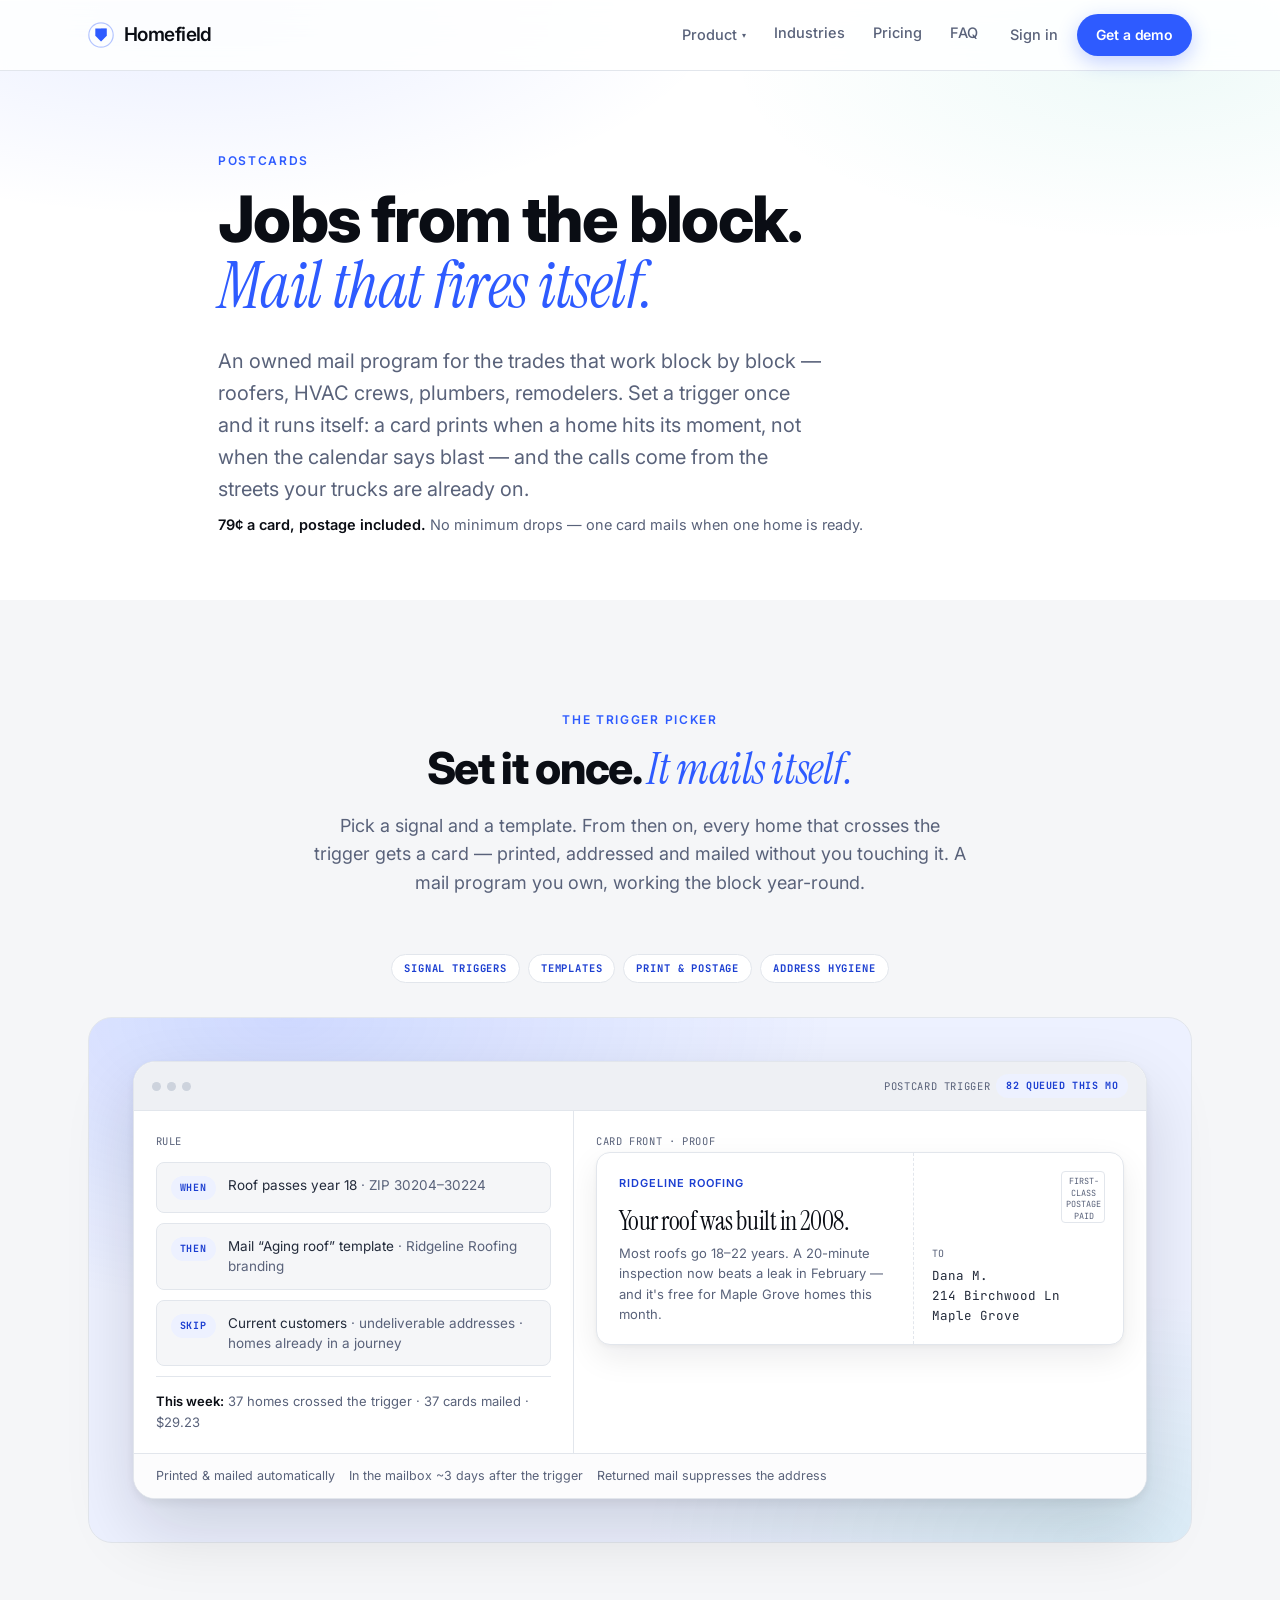
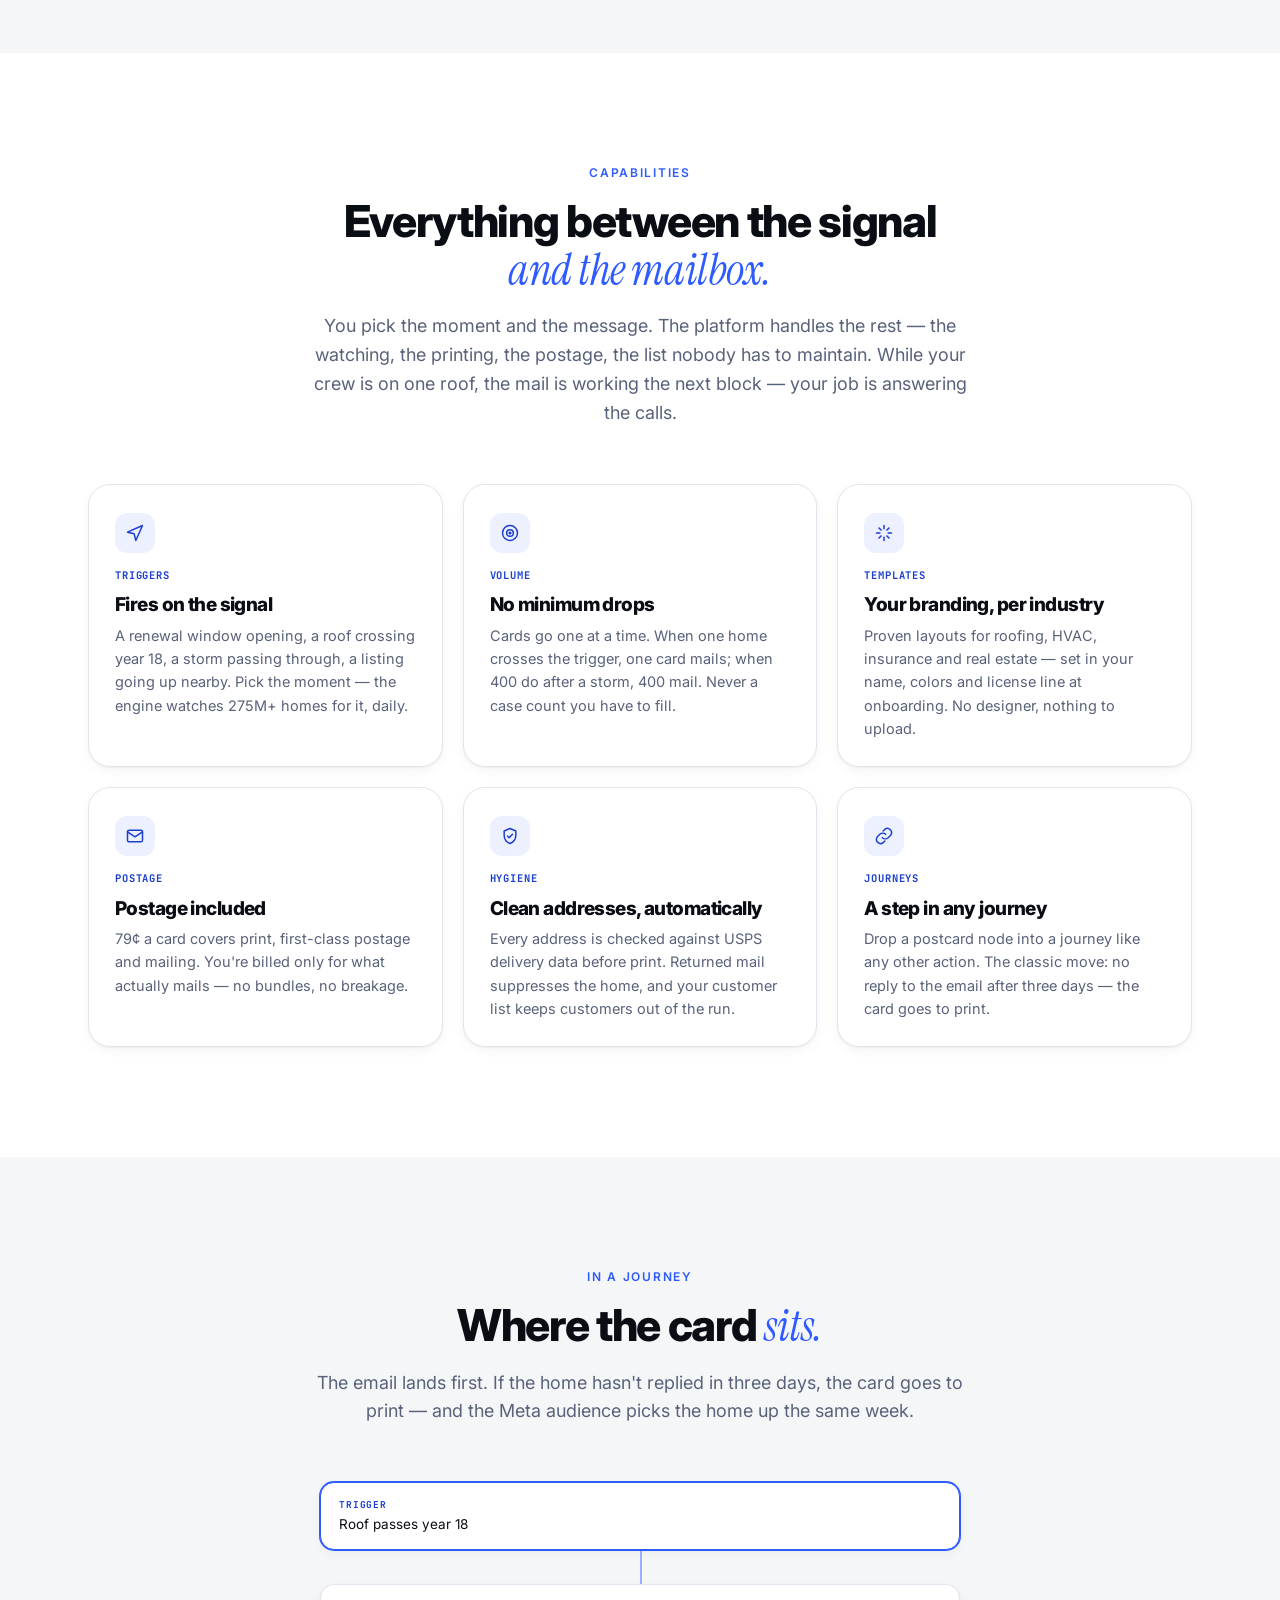
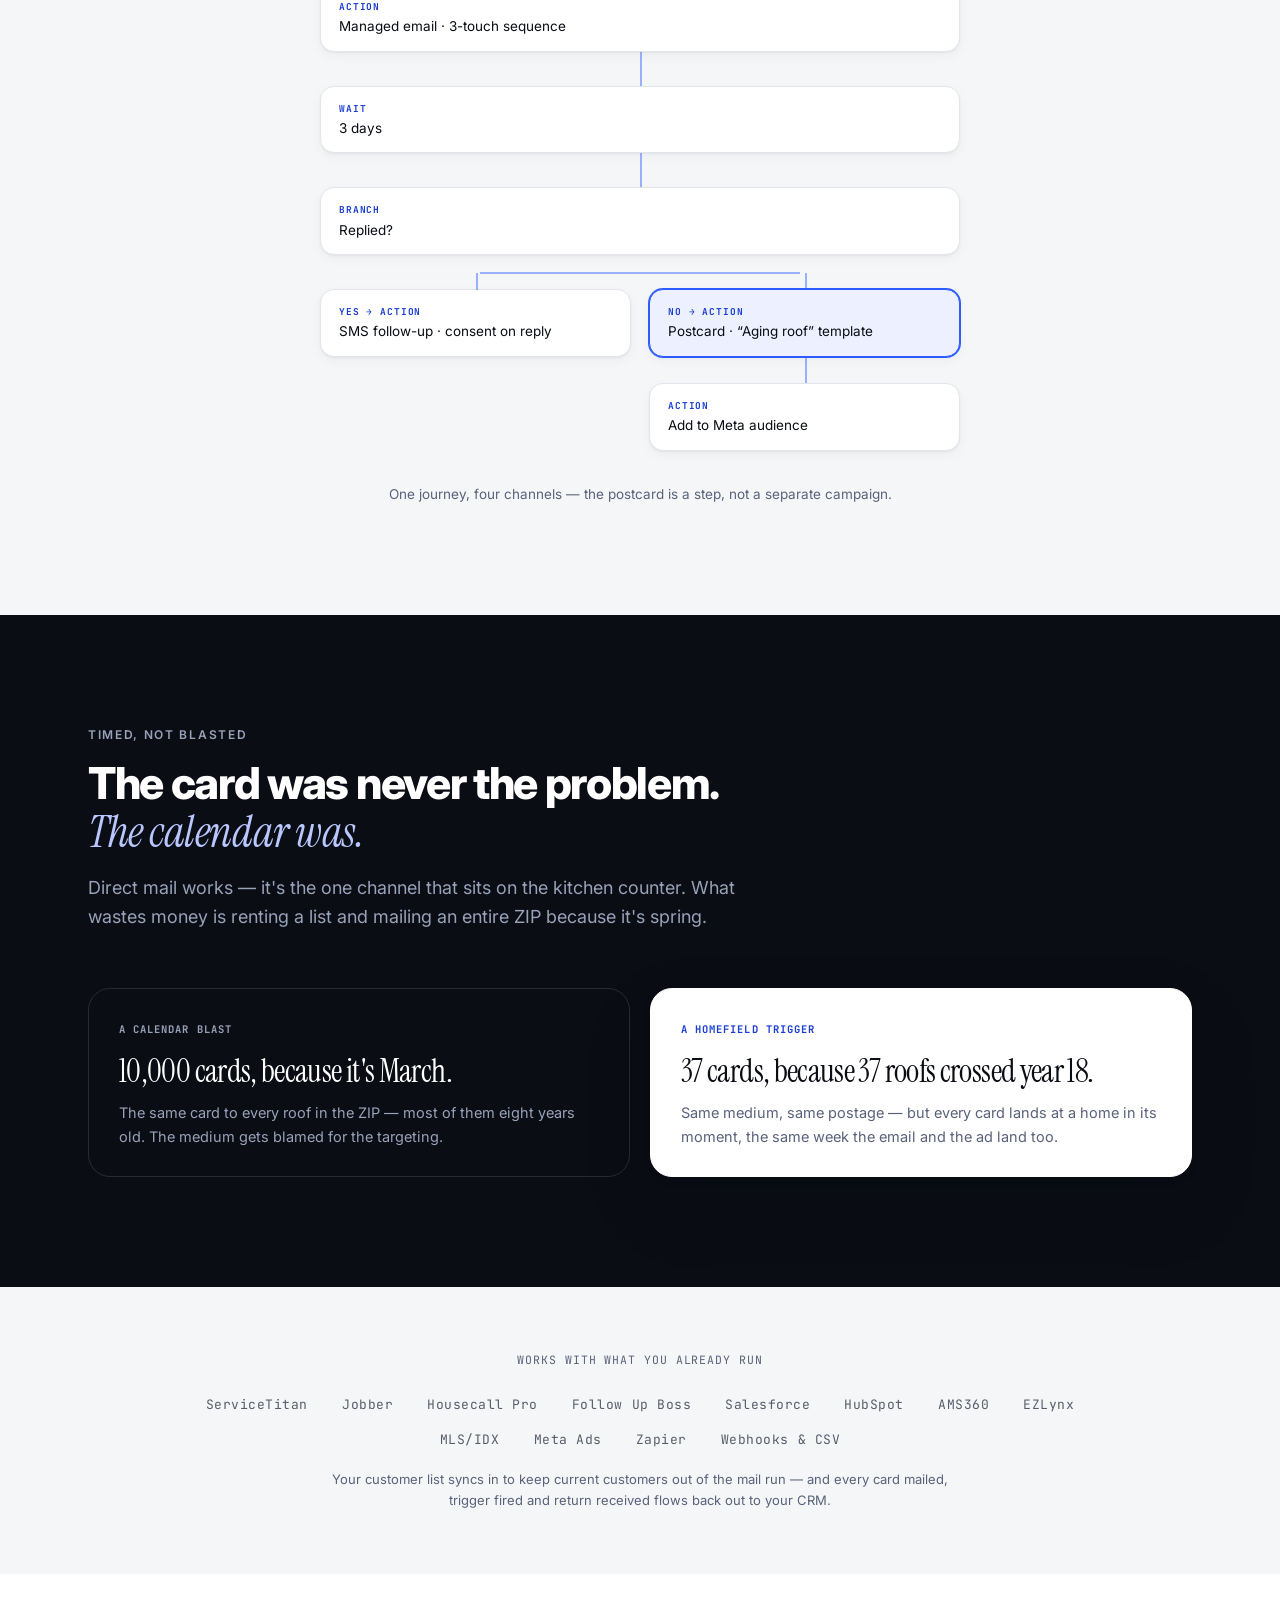
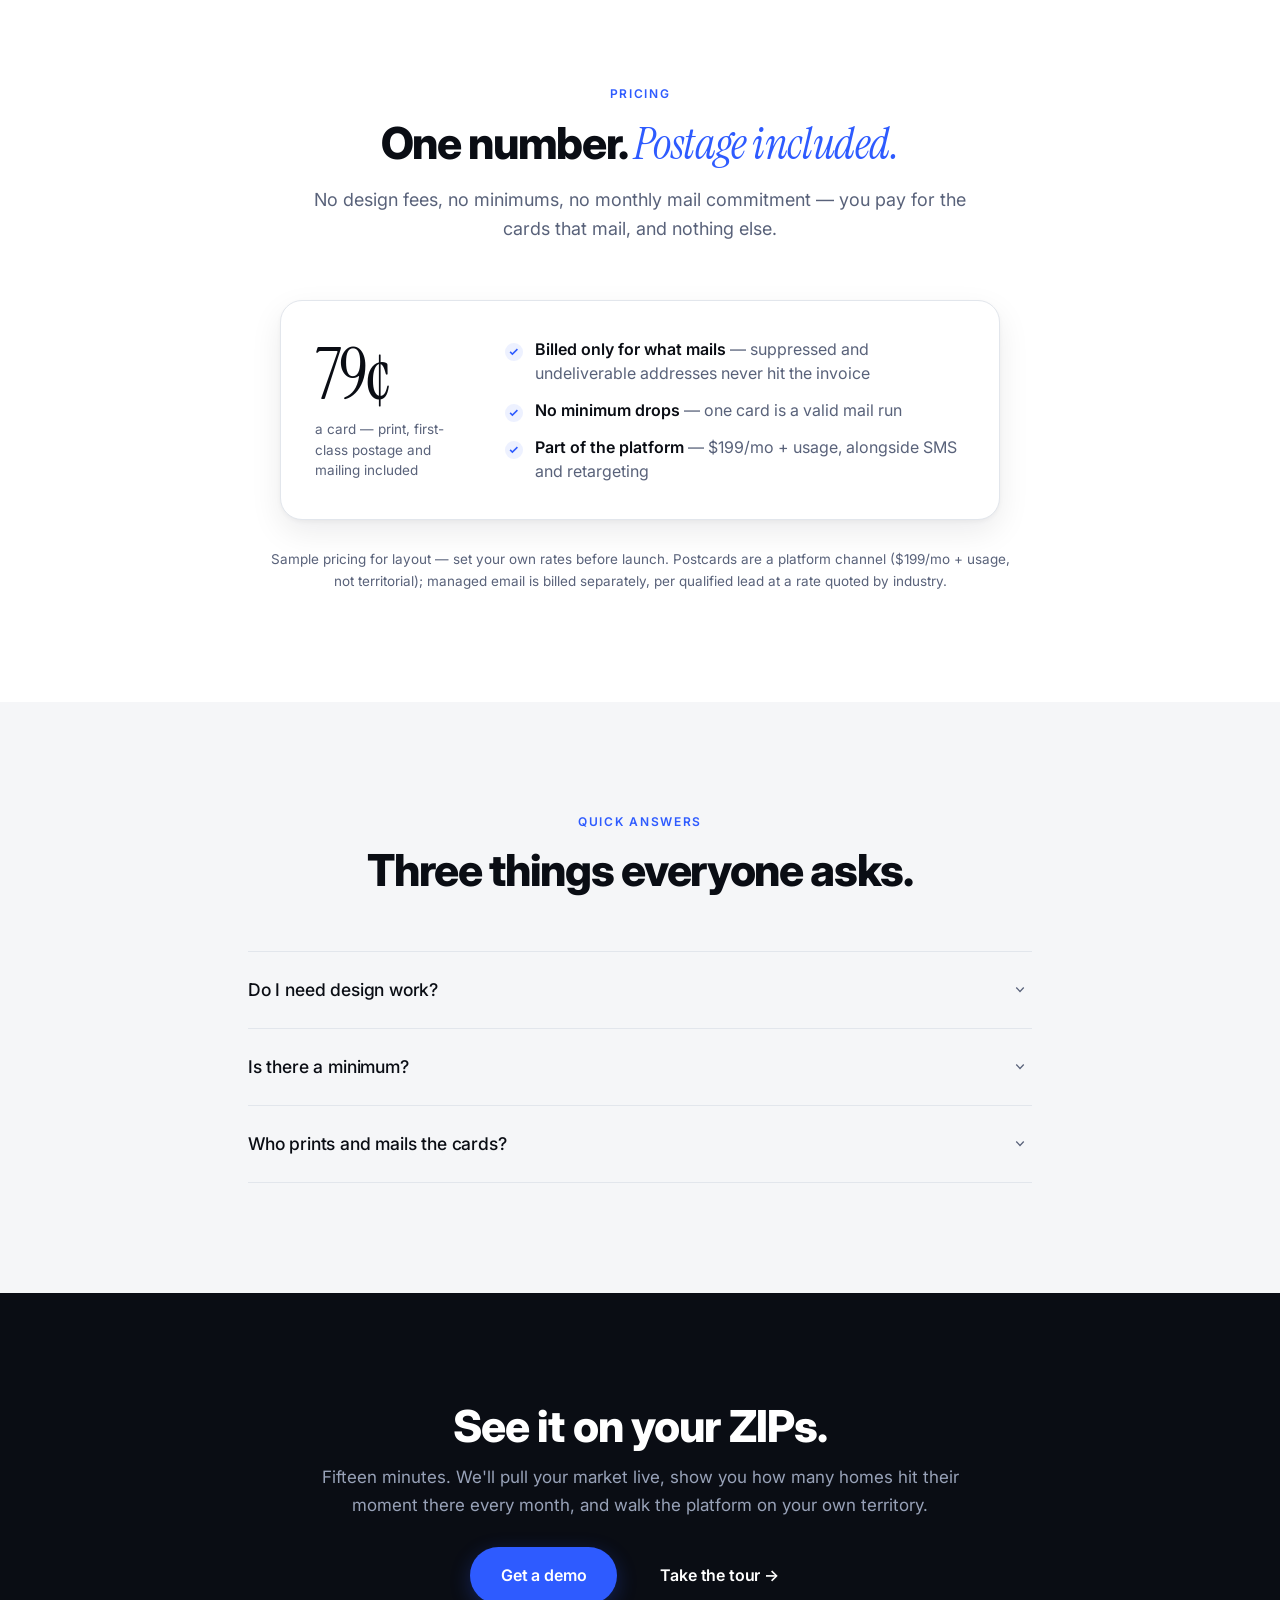
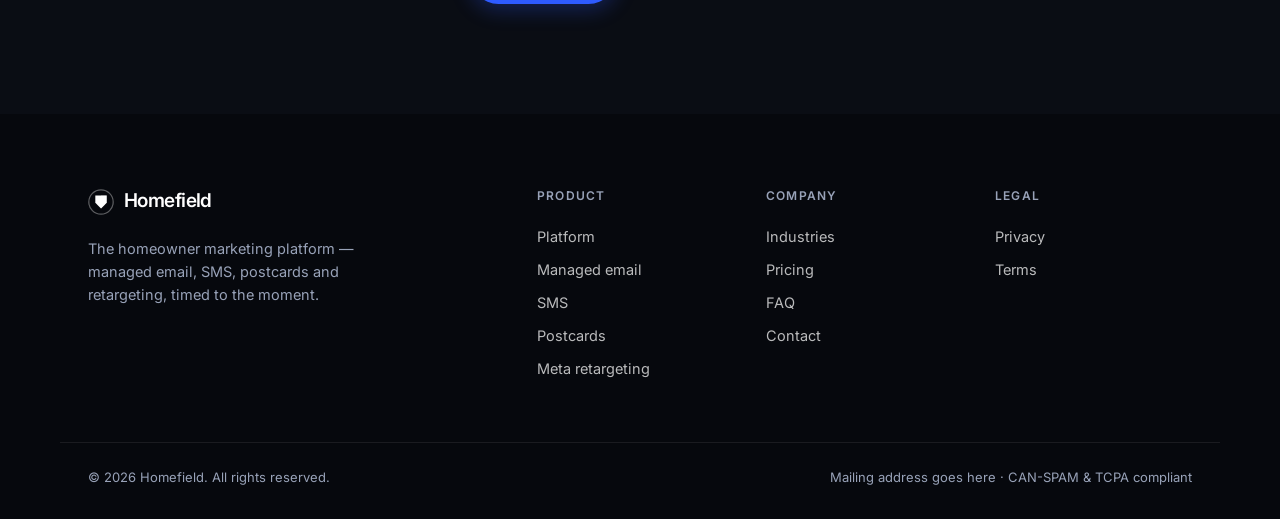
<file: postcards.html>
<!DOCTYPE html>
<html lang="en">
<head>
<meta charset="utf-8">
<meta name="viewport" content="width=device-width, initial-scale=1">
<title>Postcards — triggered direct mail, no minimum drops — Homefield</title>
<meta name="description" content="Triggered direct mail for the trades that work block by block — roofers, HVAC crews, plumbers, remodelers. Pick a signal — a renewal window opening, a roof crossing year 18, a storm, a listing nearby — and cards print and mail one home at a time. Templates in your branding, 79¢ a card with postage included, address hygiene built in.">
<meta property="og:title" content="Homefield postcards — mail that fires on a signal">
<meta property="og:description" content="Triggered direct mail, driven by the signals engine: a card prints when a home hits its moment, not when the calendar says blast. No minimum drops, templates in your branding, postage included.">
<meta property="og:type" content="website">
<link rel="preconnect" href="https://fonts.googleapis.com">
<link rel="preconnect" href="https://fonts.gstatic.com" crossorigin>
<link href="https://fonts.googleapis.com/css2?family=Instrument+Serif:ital@0;1&family=Inter:wght@400;500;600;700&family=JetBrains+Mono:wght@400;500&display=swap" rel="stylesheet">
<link rel="stylesheet" href="styles.css?v=pf7">
<link rel="icon" href="data:image/svg+xml,%3Csvg xmlns='http://www.w3.org/2000/svg' viewBox='0 0 32 32'%3E%3Ccircle cx='16' cy='16' r='16' fill='%230A0D14'/%3E%3Cpath d='M9 9h14v8.5L16 25l-7-7.5z' fill='%232E5BFF'/%3E%3C/svg%3E">
<script>document.documentElement.className += ' js';</script>
<style>
/* ── postcards-page components (pc-) ─────────────────── */

/* Trigger-picker + card-preview mock (sits inside a .uiframe) */
.pc-build{ background:var(--paper); border:1px solid var(--line); border-radius:var(--r-lg); box-shadow:var(--shadow-lg); overflow:hidden; }
.pc-build__bar{ display:flex; align-items:center; gap:6px; padding:12px 18px; background:var(--paper-3); border-bottom:1px solid var(--line); }
.pc-build__tag{ margin-left:auto; font-family:var(--mono); font-size:10.5px; letter-spacing:.06em; text-transform:uppercase; color:var(--muted); }
.pc-build__body{ display:grid; grid-template-columns:1fr 1.3fr; }
.pc-build__rules{ padding:22px 22px 20px; border-right:1px solid var(--line); display:flex; flex-direction:column; gap:10px; }
.pc-build__label{ font-family:var(--mono); font-size:10.5px; letter-spacing:.06em; text-transform:uppercase; color:var(--muted); margin-bottom:2px; }
.pc-rule{ display:flex; gap:12px; align-items:flex-start; background:var(--paper-2); border:1px solid var(--line); border-radius:var(--r-sm); padding:12px 14px; }
.pc-rule__k{ font-family:var(--mono); font-size:10px; font-weight:700; letter-spacing:.08em; text-transform:uppercase; color:var(--accent-ink); background:var(--accent-soft); padding:4px 9px; border-radius:999px; flex-shrink:0; margin-top:1px; }
.pc-rule p:not([class]){ font-size:13.5px; line-height:1.5; color:var(--ink-3); }
.pc-rule p em{ font-style:normal; color:var(--muted); }
.pc-build__stat{ margin-top:auto; padding-top:14px; border-top:1px solid var(--line); font-size:13px; color:var(--muted); line-height:1.6; }
.pc-build__stat strong{ color:var(--ink); font-weight:600; }
.pc-build__preview{ padding:22px; }
.pc-build__foot{ padding:12px 22px; border-top:1px solid var(--line); background:#FCFCFD; font-size:12.5px; color:var(--muted); display:flex; flex-wrap:wrap; gap:4px 14px; }

/* Card-front mock (postcard proof) */
.pc-card{ display:grid; grid-template-columns:1.5fr 1fr; background:var(--paper); border:1px solid var(--line); border-radius:var(--r); box-shadow:var(--shadow); overflow:hidden; }
.pc-card__front{ padding:22px 22px 20px; display:flex; flex-direction:column; }
.pc-card__brand{ font-size:11px; font-weight:600; letter-spacing:.09em; text-transform:uppercase; color:var(--accent-ink); }
.pc-card__head{ font-family:var(--serif); font-weight:400; font-size:clamp(20px,2.2vw,26px); line-height:1.1; letter-spacing:-.02em; margin:14px 0 8px; }
.pc-card__body{ font-size:13px; color:var(--muted); line-height:1.55; }
.pc-card__addr{ border-left:1px dashed var(--line); padding:18px; display:flex; flex-direction:column; min-height:170px; }
.pc-card__stamp{ align-self:flex-end; width:44px; height:52px; border:1px solid var(--line); border-radius:4px; display:grid; place-items:center; font-family:var(--mono); font-size:8.5px; text-transform:uppercase; color:var(--muted); text-align:center; line-height:1.35; padding:4px; }
.pc-card__to{ margin-top:auto; font-family:var(--mono); font-size:12.5px; color:var(--ink-3); line-height:1.6; }
.pc-card__to span{ display:block; font-size:10px; text-transform:uppercase; letter-spacing:.06em; color:var(--muted); margin-bottom:4px; }

/* Feature grid */
.pc-feat{ display:grid; grid-template-columns:repeat(3,1fr); gap:20px; }
.pc-feat__card{ background:var(--paper); border:1px solid var(--line); border-radius:var(--r-lg); padding:28px 26px 26px; box-shadow:var(--shadow-sm); }
.pc-feat__k{ font-family:var(--mono); font-size:10.5px; font-weight:700; letter-spacing:.08em; text-transform:uppercase; color:var(--accent-ink); margin-bottom:12px; }
.pc-feat__card h3{ font-size:19px; margin-bottom:8px; }
.pc-feat__card p:not([class]){ font-size:14.5px; color:var(--muted); line-height:1.6; }

/* Highlighted node in the journey flow — where the postcard sits */
.pc-flow-hl{ border-color:var(--accent); box-shadow:0 0 0 1px var(--accent), var(--shadow-sm); background:var(--accent-soft); }

/* Timed vs blast — dark-section compare cards */
.pc-vs{ display:grid; grid-template-columns:1fr 1fr; gap:20px; align-items:stretch; }
.pc-vs__card{ border:1px solid var(--line-dark); border-radius:var(--r-lg); padding:32px 30px 28px; }
.pc-vs__card--timed{ background:var(--paper); border-color:var(--paper); color:var(--ink); box-shadow:var(--shadow-lg); }
.pc-vs__label{ font-family:var(--mono); font-size:10.5px; font-weight:700; letter-spacing:.1em; text-transform:uppercase; color:var(--muted-dark); margin-bottom:16px; }
.pc-vs__card--timed .pc-vs__label{ color:var(--accent-ink); }
.pc-vs__big{ font-family:var(--serif); font-weight:400; font-size:clamp(24px,3vw,32px); line-height:1.12; letter-spacing:-.02em; margin-bottom:12px; }
.pc-vs__card p:not([class]){ font-size:14.5px; color:var(--muted-dark); line-height:1.6; }
.pc-vs__card--timed p:not([class]){ color:var(--muted); }

/* Works-with strip */
.pc-works{ padding:64px 0; }
.pc-works__caption{ text-align:center; font-family:var(--mono); font-size:11.5px; letter-spacing:.08em; text-transform:uppercase; color:var(--muted); margin-bottom:26px; }
.pc-works__wall{ display:flex; flex-wrap:wrap; justify-content:center; gap:14px 34px; max-width:880px; margin:0 auto 18px; list-style:none; padding:0; }
.pc-works__wall li{ font-family:var(--mono); font-size:13px; letter-spacing:.04em; color:var(--ink-3); opacity:.75; white-space:nowrap; }
.pc-works__note{ text-align:center; font-size:13px; color:var(--muted); max-width:620px; margin:0 auto; }

/* Pricing card */
.pc-price{ max-width:720px; margin:0 auto; background:var(--paper); border:1px solid var(--line); border-radius:var(--r-lg); box-shadow:var(--shadow); padding:36px 34px; display:grid; grid-template-columns:auto 1fr; gap:14px 40px; align-items:center; }
.pc-price__num{ font-family:var(--serif); font-size:clamp(52px,7vw,72px); line-height:1; letter-spacing:-.03em; }
.pc-price__unit{ font-size:13.5px; color:var(--muted); margin-top:8px; max-width:150px; line-height:1.5; }

@media (max-width:960px){
  .pc-build__body{ grid-template-columns:1fr; }
  .pc-build__rules{ border-right:0; border-bottom:1px solid var(--line); }
  .pc-feat{ grid-template-columns:1fr 1fr; }
  .pc-vs{ grid-template-columns:1fr; }
}
@media (max-width:640px){
  .pc-feat{ grid-template-columns:1fr; }
  .pc-card{ grid-template-columns:1fr; }
  .pc-card__addr{ border-left:0; border-top:1px dashed var(--line); min-height:140px; }
  .pc-price{ grid-template-columns:1fr; gap:22px; }
  .pc-price__unit{ max-width:none; }
}
</style>
</head>
<body>

<a class="skip" href="#main">Skip to content</a>

<header class="nav" id="nav">
  <div class="wrap nav__inner">
    <a class="brand" href="index.html" aria-label="Homefield home">
      <svg class="brand__mark" viewBox="0 0 32 32" aria-hidden="true">
        <circle cx="16" cy="16" r="15" fill="none" stroke="currentColor" stroke-width="1.5" opacity=".35"/>
        <path d="M9 8 H23 V17 L16 24 L9 17 Z" fill="currentColor"/>
        <path d="M16 8 H23 V17 L16 24 Z" fill="currentColor" opacity=".45"/>
      </svg>
      <span class="brand__word">Homefield</span>
    </a>

    <nav class="nav__links" aria-label="Primary">
      <div class="nav__dd">
        <button class="nav__ddbtn" type="button" aria-haspopup="true">Product <span class="car">▾</span></button>
        <div class="nav__ddmenu">
          <a href="platform.html">Platform overview<small>Segments, journeys, reporting — one dashboard</small></a>
          <a href="managed-email.html">Managed email<small>The channel we run for you</small></a>
          <a href="sms.html">SMS<small>Consent-based follow-up texting</small></a>
          <a href="postcards.html">Postcards<small>Triggered mail, no minimum drops</small></a>
          <a href="retargeting.html">Meta retargeting<small>Audiences synced to your ad account</small></a>
        </div>
      </div>
      <a href="industries.html">Industries</a>
      <a href="pricing.html">Pricing</a>
      <a href="faq.html">FAQ</a>
    </nav>

    <div class="nav__cta">
      <a class="signin" href="#">Sign in</a>
      <a class="btn btn--primary btn--sm" href="https://calendly.com/zatulovebrian/call" target="_blank" rel="noopener">Get a demo</a>
    </div>

    <button class="nav__toggle" id="navToggle" aria-expanded="false" aria-controls="mobileNav" aria-label="Open menu">
      <span></span><span></span>
    </button>
  </div>
  <div class="mobilenav" id="mobileNav" hidden>
    <a href="platform.html">Platform overview</a>
    <a href="managed-email.html">Managed email</a>
    <a href="sms.html">SMS</a>
    <a href="postcards.html">Postcards</a>
    <a href="retargeting.html">Meta retargeting</a>
    <a href="industries.html">Industries</a>
    <a href="pricing.html">Pricing</a>
    <a href="faq.html">FAQ</a>
    <a class="btn btn--primary" href="https://calendly.com/zatulovebrian/call" target="_blank" rel="noopener">Get a demo</a>
  </div>
</header>

<main id="main">

<!-- ── HERO ──────────────────────────────────────────── -->
<section class="hero hero--page">
  <div class="wrap hero__inner">
    <p class="eyebrow reveal">Postcards</p>
    <h1 class="hero__h1 reveal">Jobs from the block.<br><em>Mail that fires itself.</em></h1>
    <p class="hero__sub reveal">
      An owned mail program for the trades that work block by block — roofers, HVAC crews,
      plumbers, remodelers. Set a trigger once and it runs itself: a card prints when a
      home hits its moment, not when the calendar says blast — and the calls come from
      the streets your trucks are already on.
    </p>
    <p class="hero__note reveal"><strong>79¢ a card, postage included.</strong> No minimum drops — one card mails when one home is ready.</p>
  </div>
</section>

<!-- ── TRIGGER PICKER + CARD MOCK ────────────────────── -->
<section class="section section--paper">
  <div class="wrap">
    <div class="sechead sechead--center">
      <p class="eyebrow eyebrow--dark">The trigger picker</p>
      <h2>Set it once. <em>It mails itself.</em></h2>
      <p class="lede">Pick a signal and a template. From then on, every home that crosses the
      trigger gets a card — printed, addressed and mailed without you touching it. A mail
      program you own, working the block year-round.</p>
    </div>

    <div class="caps reveal" aria-label="Postcard capabilities">
      <span>Signal triggers</span>
      <span>Templates</span>
      <span>Print &amp; postage</span>
      <span>Address hygiene</span>
    </div>

    <!-- SAMPLE CONTENT — illustrative trigger and card for layout -->
    <div class="uiframe reveal" style="margin-top:34px;">
      <div class="pc-build">
        <div class="pc-build__bar">
          <span class="dot"></span><span class="dot"></span><span class="dot"></span>
          <span class="pc-build__tag">Postcard trigger</span>
          <!-- SAMPLE FIGURE — layout only -->
          <span class="statchip statchip--blue">82 queued this mo</span>
        </div>
        <div class="pc-build__body">
          <div class="pc-build__rules">
            <p class="pc-build__label">Rule</p>
            <div class="pc-rule">
              <span class="pc-rule__k">When</span>
              <p>Roof passes year 18 <em>· ZIP 30204–30224</em></p>
            </div>
            <div class="pc-rule">
              <span class="pc-rule__k">Then</span>
              <p>Mail “Aging roof” template <em>· Ridgeline Roofing branding</em></p>
            </div>
            <div class="pc-rule">
              <span class="pc-rule__k">Skip</span>
              <p>Current customers <em>· undeliverable addresses · homes already in a journey</em></p>
            </div>
            <p class="pc-build__stat"><strong>This week:</strong> 37 homes crossed the trigger · 37 cards mailed · $29.23</p>
          </div>
          <div class="pc-build__preview">
            <p class="pc-build__label">Card front · proof</p>
            <div class="pc-card">
              <div class="pc-card__front">
                <p class="pc-card__brand">Ridgeline Roofing</p>
                <p class="pc-card__head">Your roof was built in 2008.</p>
                <p class="pc-card__body">Most roofs go 18–22 years. A 20-minute inspection now
                beats a leak in February — and it's free for Maple Grove homes this month.</p>
              </div>
              <div class="pc-card__addr">
                <span class="pc-card__stamp">First-class postage paid</span>
                <p class="pc-card__to"><span>To</span>Dana M.<br>214 Birchwood Ln<br>Maple Grove</p>
              </div>
            </div>
          </div>
        </div>
        <div class="pc-build__foot">
          <span>Printed &amp; mailed automatically</span>
          <span>In the mailbox ~3 days after the trigger</span>
          <span>Returned mail suppresses the address</span>
        </div>
      </div>
    </div>
  </div>
</section>

<!-- ── FEATURE GRID ──────────────────────────────────── -->
<section class="section">
  <div class="wrap">
    <div class="sechead sechead--center">
      <p class="eyebrow eyebrow--dark">Capabilities</p>
      <h2>Everything between the signal <em>and the mailbox.</em></h2>
      <p class="lede">You pick the moment and the message. The platform handles the rest — the
      watching, the printing, the postage, the list nobody has to maintain. While your crew
      is on one roof, the mail is working the next block — your job is answering the calls.</p>
    </div>

    <div class="pc-feat">
      <article class="pc-feat__card reveal">
        <div class="icn" aria-hidden="true"><svg viewBox="0 0 24 24"><path d="m3 11 18-8-8 18-2-8-8-2z"/></svg></div>
        <p class="pc-feat__k">Triggers</p>
        <h3>Fires on the signal</h3>
        <p>A renewal window opening, a roof crossing year 18, a storm passing through, a listing
        going up nearby. Pick the moment — the engine watches 275M+ homes for it, daily.</p>
      </article>
      <article class="pc-feat__card reveal">
        <div class="icn" aria-hidden="true"><svg viewBox="0 0 24 24"><circle cx="12" cy="12" r="9"/><circle cx="12" cy="12" r="4"/><circle cx="12" cy="12" r="1"/></svg></div>
        <p class="pc-feat__k">Volume</p>
        <h3>No minimum drops</h3>
        <p>Cards go one at a time. When one home crosses the trigger, one card mails; when 400 do
        after a storm, 400 mail. Never a case count you have to fill.</p>
      </article>
      <article class="pc-feat__card reveal">
        <div class="icn" aria-hidden="true"><svg viewBox="0 0 24 24"><path d="M12 3v4M12 17v4M3 12h4M17 12h4M6 6l2.5 2.5M15.5 15.5 18 18M18 6l-2.5 2.5M8.5 15.5 6 18"/></svg></div>
        <p class="pc-feat__k">Templates</p>
        <h3>Your branding, per industry</h3>
        <p>Proven layouts for roofing, HVAC, insurance and real estate — set in your name, colors
        and license line at onboarding. No designer, nothing to upload.</p>
      </article>
      <article class="pc-feat__card reveal">
        <div class="icn" aria-hidden="true"><svg viewBox="0 0 24 24"><rect x="3" y="5" width="18" height="14" rx="2"/><path d="m3 7 9 6 9-6"/></svg></div>
        <p class="pc-feat__k">Postage</p>
        <h3>Postage included</h3>
        <p>79¢ a card covers print, first-class postage and mailing. You're billed only for what
        actually mails — no bundles, no breakage.</p>
      </article>
      <article class="pc-feat__card reveal">
        <div class="icn" aria-hidden="true"><svg viewBox="0 0 24 24"><path d="M12 3 5 6v5c0 5 3.5 8.5 7 10 3.5-1.5 7-5 7-10V6l-7-3z"/><path d="m9 12 2 2 4-4"/></svg></div>
        <p class="pc-feat__k">Hygiene</p>
        <h3>Clean addresses, automatically</h3>
        <p>Every address is checked against USPS delivery data before print. Returned mail
        suppresses the home, and your customer list keeps customers out of the run.</p>
      </article>
      <article class="pc-feat__card reveal">
        <div class="icn" aria-hidden="true"><svg viewBox="0 0 24 24"><path d="M10 14a5 5 0 0 0 7 0l3-3a5 5 0 0 0-7-7l-2 2"/><path d="M14 10a5 5 0 0 0-7 0l-3 3a5 5 0 0 0 7 7l2-2"/></svg></div>
        <p class="pc-feat__k">Journeys</p>
        <h3>A step in any journey</h3>
        <p>Drop a postcard node into a journey like any other action. The classic move: no reply
        to the email after three days — the card goes to print.</p>
      </article>
    </div>
  </div>
</section>

<!-- ── IN A JOURNEY ──────────────────────────────────── -->
<section class="section section--paper">
  <div class="wrap">
    <div class="sechead sechead--center">
      <p class="eyebrow eyebrow--dark">In a journey</p>
      <h2>Where the card <em>sits.</em></h2>
      <p class="lede">The email lands first. If the home hasn't replied in three days, the card
      goes to print — and the Meta audience picks the home up the same week.</p>
    </div>

    <!-- SAMPLE CONTENT — illustrative journey for layout -->
    <div class="flow reveal" aria-label="Journey with a postcard step">
      <div class="flow__node flow__node--trigger">
        <p class="flow__k">Trigger</p>
        <p>Roof passes year 18</p>
      </div>
      <div class="flow__node">
        <p class="flow__k">Action</p>
        <p>Managed email · 3-touch sequence</p>
      </div>
      <div class="flow__node">
        <p class="flow__k">Wait</p>
        <p>3 days</p>
      </div>
      <div class="flow__node">
        <p class="flow__k">Branch</p>
        <p>Replied?</p>
      </div>
      <div class="flow__branch">
        <div class="flow__lane">
          <div class="flow__node">
            <p class="flow__k">Yes → Action</p>
            <p>SMS follow-up · consent on reply</p>
          </div>
        </div>
        <div class="flow__lane">
          <div class="flow__node pc-flow-hl">
            <p class="flow__k">No → Action</p>
            <p>Postcard · “Aging roof” template</p>
          </div>
          <div class="flow__node">
            <p class="flow__k">Action</p>
            <p>Add to Meta audience</p>
          </div>
        </div>
      </div>
    </div>

    <p class="fineprint fineprint--center" style="margin-top:32px;">
      One journey, four channels — the postcard is a step, not a separate campaign.
    </p>
  </div>
</section>

<!-- ── TIMED VS BLAST ────────────────────────────────── -->
<section class="section section--dark">
  <div class="wrap">
    <div class="sechead sechead--onDark">
      <p class="eyebrow">Timed, not blasted</p>
      <h2>The card was never the problem. <em>The calendar was.</em></h2>
      <p class="lede">Direct mail works — it's the one channel that sits on the kitchen counter.
      What wastes money is renting a list and mailing an entire ZIP because it's spring.</p>
    </div>

    <!-- SAMPLE FIGURES — illustrative comparison for layout -->
    <div class="pc-vs">
      <article class="pc-vs__card reveal">
        <p class="pc-vs__label">A calendar blast</p>
        <p class="pc-vs__big">10,000 cards, because it's March.</p>
        <p>The same card to every roof in the ZIP — most of them eight years old. The medium
        gets blamed for the targeting.</p>
      </article>
      <article class="pc-vs__card pc-vs__card--timed reveal">
        <p class="pc-vs__label">A Homefield trigger</p>
        <p class="pc-vs__big">37 cards, because 37 roofs crossed year 18.</p>
        <p>Same medium, same postage — but every card lands at a home in its moment, the same
        week the email and the ad land too.</p>
      </article>
    </div>
  </div>
</section>

<!-- ── WORKS WITH ────────────────────────────────────── -->
<section class="section section--paper pc-works">
  <div class="wrap">
    <p class="pc-works__caption">Works with what you already run</p>
    <ul class="pc-works__wall" aria-label="Integrations">
      <li>ServiceTitan</li>
      <li>Jobber</li>
      <li>Housecall Pro</li>
      <li>Follow Up Boss</li>
      <li>Salesforce</li>
      <li>HubSpot</li>
      <li>AMS360</li>
      <li>EZLynx</li>
      <li>MLS/IDX</li>
      <li>Meta Ads</li>
      <li>Zapier</li>
      <li>Webhooks &amp; CSV</li>
    </ul>
    <p class="pc-works__note">Your customer list syncs in to keep current customers out of the
    mail run — and every card mailed, trigger fired and return received flows back out to your CRM.</p>
  </div>
</section>

<!-- ── PRICING NOTE ──────────────────────────────────── -->
<section class="section">
  <div class="wrap">
    <div class="sechead sechead--center">
      <p class="eyebrow eyebrow--dark">Pricing</p>
      <h2>One number. <em>Postage included.</em></h2>
      <p class="lede">No design fees, no minimums, no monthly mail commitment — you pay for the
      cards that mail, and nothing else.</p>
    </div>

    <!-- SAMPLE PRICING — layout only -->
    <div class="pc-price reveal">
      <div>
        <p class="pc-price__num">79¢</p>
        <p class="pc-price__unit">a card — print, first-class postage and mailing included</p>
      </div>
      <ul class="ticks">
        <li><strong>Billed only for what mails</strong> — suppressed and undeliverable addresses never hit the invoice</li>
        <li><strong>No minimum drops</strong> — one card is a valid mail run</li>
        <li><strong>Part of the platform</strong> — $199/mo + usage, alongside SMS and retargeting</li>
      </ul>
    </div>

    <!-- SAMPLE PRICING — layout only -->
    <p class="fineprint fineprint--center" style="margin-top:28px;">
      Sample pricing for layout — set your own rates before launch. Postcards are a platform
      channel ($199/mo + usage, not territorial); managed email is billed separately, per
      qualified lead at a rate quoted by industry.
    </p>
  </div>
</section>

<!-- ── MINI FAQ ──────────────────────────────────────── -->
<section class="section section--paper">
  <div class="wrap wrap--narrow">
    <div class="sechead sechead--center">
      <p class="eyebrow eyebrow--dark">Quick answers</p>
      <h2>Three things everyone asks.</h2>
    </div>

    <div class="faq">
      <details class="faq__item">
        <summary>Do I need design work?</summary>
        <div class="faq__a"><p>No. Every industry gets a set of proven templates — aging roof,
        renewal window, storm follow-up, just-listed-nearby — set in your name, colors, phone
        number and license line at onboarding. You can edit the headline and the offer on any
        trigger; you never open a design tool or upload a file.</p></div>
      </details>
      <details class="faq__item">
        <summary>Is there a minimum?</summary>
        <div class="faq__a"><p>None. Cards mail one at a time as homes cross your trigger — one
        card this Tuesday, four hundred the week after a storm. There's no drop size to fill, no
        campaign to schedule, and no charge for weeks when nothing crosses the trigger.</p></div>
      </details>
      <details class="faq__item">
        <summary>Who prints and mails the cards?</summary>
        <div class="faq__a"><p>We do. Printing, addressing, first-class postage and mailing are
        all included in the 79¢ — the card is typically in the mailbox about three days after the
        trigger fires. Addresses are verified before print, and any card that comes back
        undeliverable suppresses that home from future runs automatically.</p></div>
      </details>
    </div>
  </div>
</section>

<!-- ── CTA BAND ──────────────────────────────────────── -->
<section class="section section--cta">
  <div class="wrap">
    <div class="ctaband">
      <h2>See it on your ZIPs.</h2>
      <p>Fifteen minutes. We'll pull your market live, show you how many homes hit their moment there every month, and walk the platform on your own territory.</p>
      <div class="ctaband__actions">
        <a class="btn btn--primary btn--lg" href="https://calendly.com/zatulovebrian/call" target="_blank" rel="noopener">Get a demo</a>
        <a class="btn btn--quiet btn--lg" href="platform.html">Take the tour →</a>
      </div>
    </div>
  </div>
</section>

</main>

<footer class="foot">
  <div class="wrap foot__inner">
    <div class="foot__brand">
      <a class="brand brand--foot" href="index.html">
        <svg class="brand__mark" viewBox="0 0 32 32" aria-hidden="true">
          <circle cx="16" cy="16" r="15" fill="none" stroke="currentColor" stroke-width="1.5" opacity=".35"/>
          <path d="M9 8 H23 V17 L16 24 L9 17 Z" fill="currentColor"/>
          <path d="M16 8 H23 V17 L16 24 Z" fill="currentColor" opacity=".45"/>
        </svg>
        <span class="brand__word">Homefield</span>
      </a>
      <p>The homeowner marketing platform — managed email, SMS, postcards and retargeting, timed to the moment.</p>
    </div>
    <nav class="foot__links" aria-label="Footer">
      <div>
        <h5>Product</h5>
        <a href="platform.html">Platform</a>
        <a href="managed-email.html">Managed email</a>
        <a href="sms.html">SMS</a>
        <a href="postcards.html">Postcards</a>
        <a href="retargeting.html">Meta retargeting</a>
      </div>
      <div>
        <h5>Company</h5>
        <a href="industries.html">Industries</a>
        <a href="pricing.html">Pricing</a>
        <a href="faq.html">FAQ</a>
        <a href="contact.html">Contact</a>
      </div>
      <div>
        <h5>Legal</h5>
        <a href="privacy.html">Privacy</a>
        <a href="terms.html">Terms</a>
      </div>
    </nav>
  </div>
  <div class="wrap foot__bar">
    <p>&copy; <span id="yr">2026</span> Homefield. All rights reserved.</p>
    <p>Mailing address goes here · CAN-SPAM &amp; TCPA compliant</p>
  </div>
</footer>

<script src="script.js"></script>
</body>
</html>
</file>
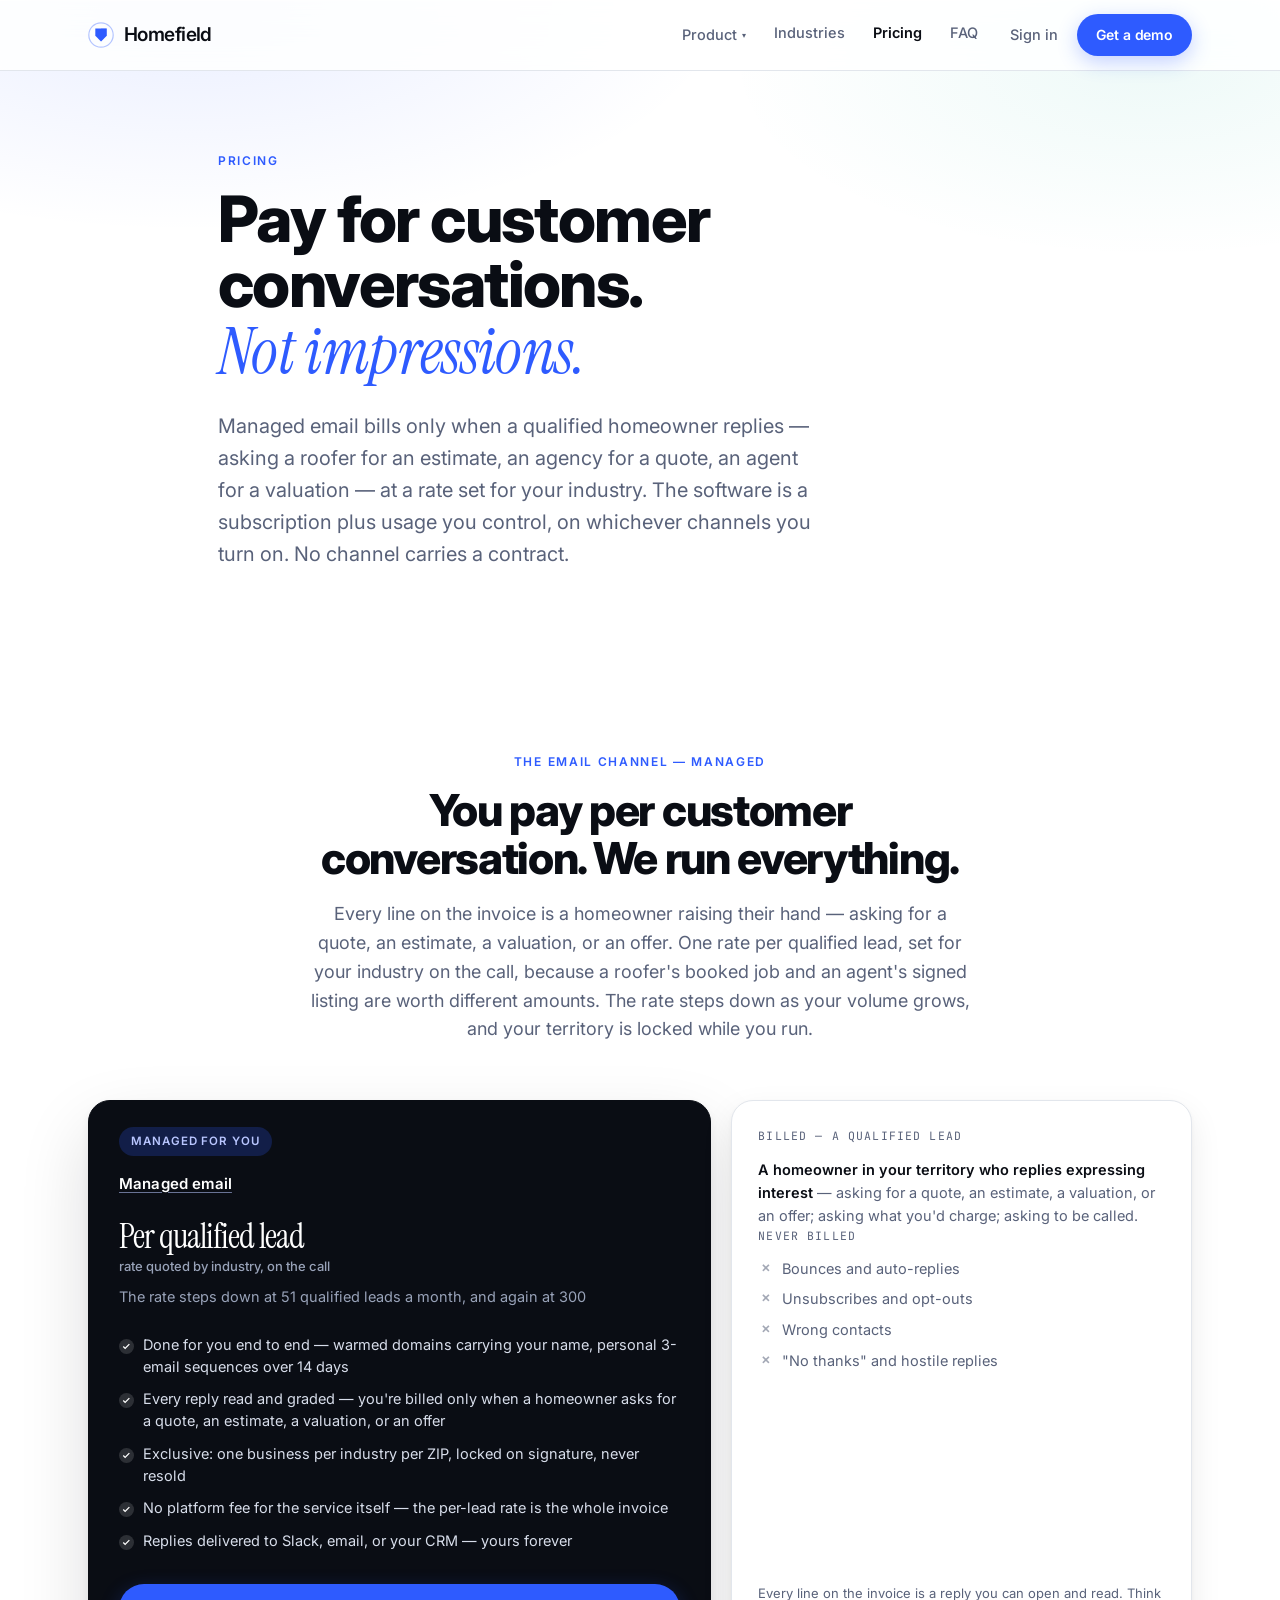
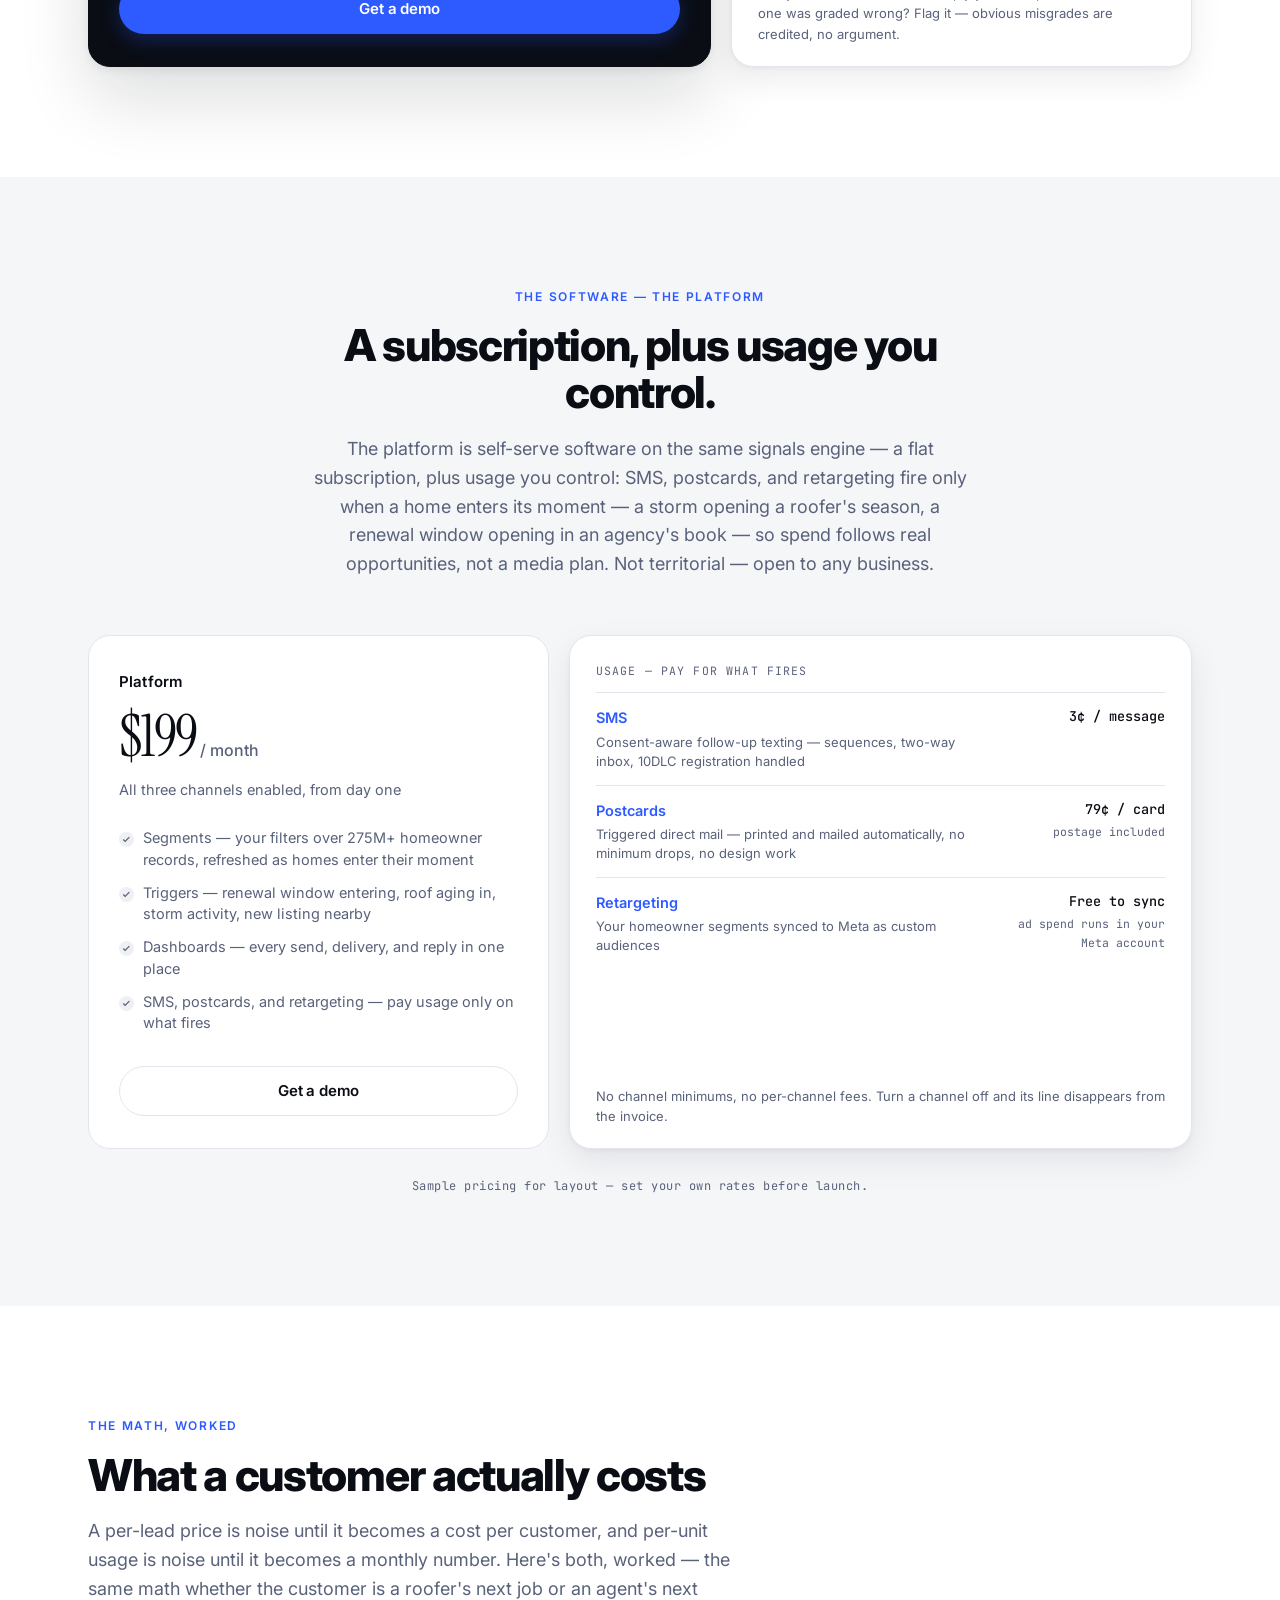
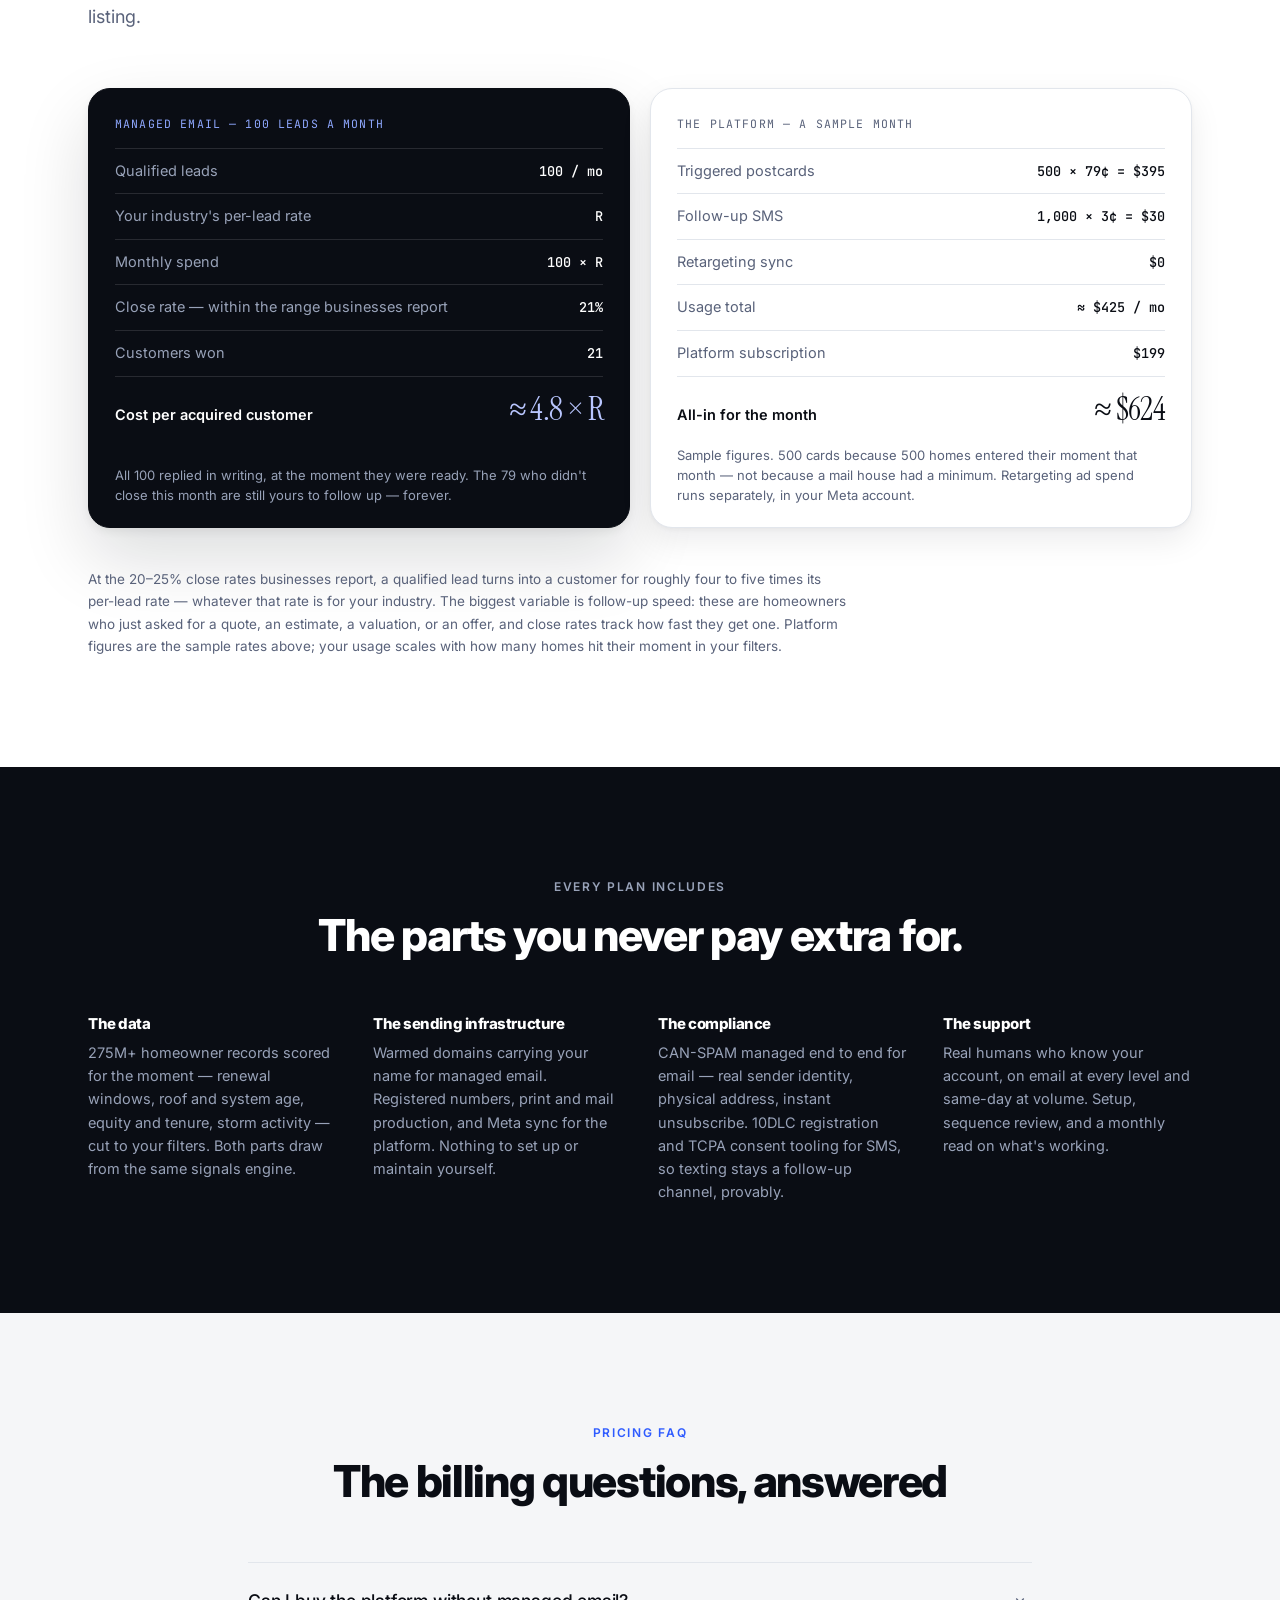
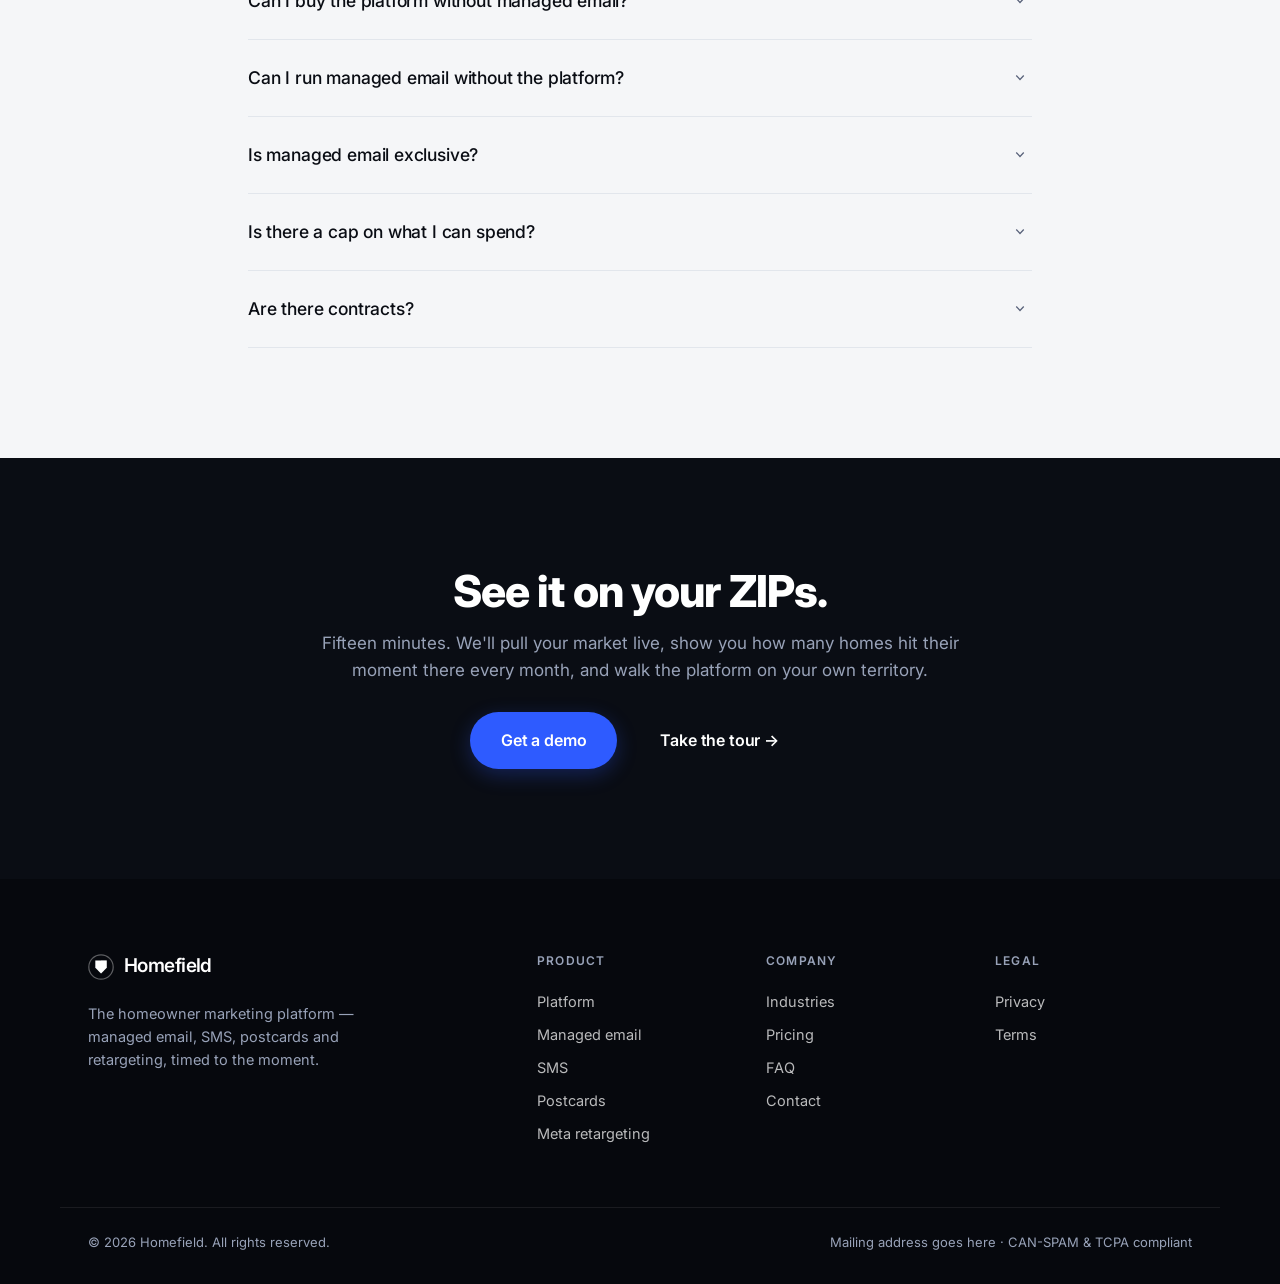
<file: pricing.html>
<!DOCTYPE html>
<html lang="en">
<head>
<meta charset="utf-8">
<meta name="viewport" content="width=device-width, initial-scale=1">
<title>Pricing — Homefield</title>
<meta name="description" content="Two parts, priced two ways: managed email billed per qualified lead at a rate set by your industry, and the platform at a flat subscription plus usage for SMS, postcards, and retargeting. No contracts on either. Built for businesses that sell to homeowners.">
<meta property="og:title" content="Pricing — Homefield">
<meta property="og:description" content="Two parts, priced two ways: managed email billed per qualified lead at a rate set by your industry, and the platform at a flat subscription plus usage for SMS, postcards, and retargeting. No contracts on either. Built for businesses that sell to homeowners.">
<meta property="og:type" content="website">
<link rel="preconnect" href="https://fonts.googleapis.com">
<link rel="preconnect" href="https://fonts.gstatic.com" crossorigin>
<link href="https://fonts.googleapis.com/css2?family=Instrument+Serif:ital@0;1&family=Inter:wght@400;500;600;700&family=JetBrains+Mono:wght@400;500&display=swap" rel="stylesheet">
<link rel="stylesheet" href="styles.css?v=pf7">
<link rel="icon" href="data:image/svg+xml,%3Csvg xmlns='http://www.w3.org/2000/svg' viewBox='0 0 32 32'%3E%3Ccircle cx='16' cy='16' r='16' fill='%230A0D14'/%3E%3Cpath d='M9 9h14v8.5L16 25l-7-7.5z' fill='%232E5BFF'/%3E%3C/svg%3E">
<script>document.documentElement.className += ' js';</script>
<style>
/* ── pricing-page components (pr-) ─────────────────── */

/* Managed email — service card + "what counts" card, side by side */
.pr-duo{ display:grid; grid-template-columns:1.15fr .85fr; gap:20px; align-items:stretch; }
.pr-duo .tier{ display:flex; flex-direction:column; }
.pr-duo .tier .btn{ margin-top:auto; }

/* "What counts" mini-card */
.pr-what{
  background:var(--paper); border:1px solid var(--line); border-radius:var(--r-lg);
  padding:26px 26px 22px; box-shadow:var(--shadow); display:flex; flex-direction:column;
}
.pr-what__label{
  font-family:var(--mono); font-size:11.5px; letter-spacing:.1em; text-transform:uppercase;
  color:var(--muted); margin-bottom:12px;
}
.pr-what__label + .pr-what__label{ margin-top:22px; }
.pr-what p:not([class]){ font-size:14.5px; color:var(--muted); line-height:1.6; }
.pr-what p strong{ color:var(--ink); font-weight:600; }
.pr-what__no{ display:flex; flex-direction:column; gap:9px; }
.pr-what__no li{ position:relative; padding-left:24px; font-size:14.5px; color:var(--muted); line-height:1.5; }
.pr-what__no li::before{
  content:"\00d7"; position:absolute; left:3px; top:-2px;
  font-weight:600; color:var(--muted); opacity:.55;
}
.pr-what__foot{ margin-top:auto; padding-top:18px; font-size:13px; line-height:1.55; color:var(--muted); }

/* Platform — subscription card + usage table, side by side */
.pr-plat{ display:grid; grid-template-columns:.85fr 1.15fr; gap:20px; align-items:stretch; }
.pr-plat .tier{ display:flex; flex-direction:column; }
.pr-plat .tier .btn{ margin-top:auto; }

/* Usage rate table */
.pr-usage{
  background:var(--paper); border:1px solid var(--line); border-radius:var(--r-lg);
  padding:26px 26px 22px; box-shadow:var(--shadow); display:flex; flex-direction:column;
}
.pr-usage table{ width:100%; border-collapse:collapse; }
.pr-usage th, .pr-usage td{ padding:13px 0; border-top:1px solid var(--line); vertical-align:top; text-align:left; }
.pr-usage th{ font-size:14.5px; font-weight:600; color:var(--ink); padding-right:18px; }
.pr-usage th span{ display:block; margin-top:3px; font-size:13px; font-weight:400; color:var(--muted); line-height:1.5; }
.pr-usage td{ font-family:var(--mono); font-size:13.5px; font-weight:500; text-align:right; white-space:nowrap; }
.pr-usage td span{ display:block; margin-top:3px; font-size:11.5px; font-weight:400; color:var(--muted); white-space:normal; }
.pr-usage__foot{ margin-top:auto; padding-top:18px; font-size:13px; line-height:1.55; color:var(--muted); }

/* Channel-name links inside pricing cards/tables */
.pr-chan{ font-weight:600; color:var(--accent); }
.pr-chan:hover{ color:var(--accent-ink); }
.pr-chan--onDark{ color:inherit; text-decoration:underline; text-underline-offset:3px; text-decoration-color:rgba(185,198,255,.55); }
.pr-chan--onDark:hover{ color:#B9C6FF; }

/* Sample-pricing footnote — site convention */
.price-foot{
  margin-top:28px; text-align:center;
  font-family:var(--mono); font-size:12px; letter-spacing:.04em; color:var(--muted);
}

/* Worked-math cards (kept from the per-lead page) */
.pr-math{ display:grid; grid-template-columns:1fr 1fr; gap:20px; align-items:stretch; }

.pr-math__card{
  background:var(--paper); border:1px solid var(--line); border-radius:var(--r-lg);
  padding:26px 26px 22px; display:flex; flex-direction:column; box-shadow:var(--shadow);
}
.pr-math__card--nb{ background:var(--ink); border-color:var(--ink); color:#fff; box-shadow:var(--shadow-lg); }

.pr-math__title{
  font-family:var(--mono); font-size:11.5px; letter-spacing:.1em; text-transform:uppercase;
  color:var(--muted); margin-bottom:14px;
}
.pr-math__card--nb .pr-math__title{ color:#8FA8FF; }

.pr-math__rows{ margin:0; }
.pr-math__row{
  display:flex; justify-content:space-between; align-items:baseline; gap:18px;
  padding:11px 0; border-top:1px solid var(--line); font-size:14.5px;
}
.pr-math__card--nb .pr-math__row{ border-top-color:var(--line-dark); }
.pr-math__row dt{ color:var(--muted); line-height:1.45; }
.pr-math__card--nb .pr-math__row dt{ color:var(--muted-dark); }
.pr-math__row dd{
  margin:0; font-family:var(--mono); font-size:13.5px; font-weight:500;
  white-space:nowrap; text-align:right;
}

.pr-math__row--total{ padding:16px 0 2px; }
.pr-math__row--total dt{ font-weight:600; color:var(--ink); }
.pr-math__card--nb .pr-math__row--total dt{ color:#fff; }
.pr-math__row--total dd{ font-family:var(--serif); font-weight:400; font-size:32px; letter-spacing:-.02em; line-height:1; }
.pr-math__card--nb .pr-math__row--total dd{ color:#B9C6FF; }

.pr-math__foot{
  margin-top:auto; padding-top:18px; font-size:13px; line-height:1.55; color:var(--muted);
}
.pr-math__card--nb .pr-math__foot{ color:var(--muted-dark); }

/* "Every plan includes" — targeting grid, standing alone on the dark band */
.pr-includes{ margin-top:0; padding-top:0; border-top:0; }
.section--dark .pr-includes p{ color:var(--muted-dark); }

@media (max-width:960px){
  .pr-duo, .pr-plat{ grid-template-columns:1fr; }
}
@media (max-width:640px){
  .pr-math{ grid-template-columns:1fr; }
}
</style>
</head>
<body>

<a class="skip" href="#main">Skip to content</a>

<header class="nav" id="nav">
  <div class="wrap nav__inner">
    <a class="brand" href="index.html" aria-label="Homefield home">
      <svg class="brand__mark" viewBox="0 0 32 32" aria-hidden="true">
        <circle cx="16" cy="16" r="15" fill="none" stroke="currentColor" stroke-width="1.5" opacity=".35"/>
        <path d="M9 8 H23 V17 L16 24 L9 17 Z" fill="currentColor"/>
        <path d="M16 8 H23 V17 L16 24 Z" fill="currentColor" opacity=".45"/>
      </svg>
      <span class="brand__word">Homefield</span>
    </a>

    <nav class="nav__links" aria-label="Primary">
      <div class="nav__dd">
        <button class="nav__ddbtn" type="button" aria-haspopup="true">Product <span class="car">▾</span></button>
        <div class="nav__ddmenu">
          <a href="platform.html">Platform overview<small>Segments, journeys, reporting — one dashboard</small></a>
          <a href="managed-email.html">Managed email<small>The channel we run for you</small></a>
          <a href="sms.html">SMS<small>Consent-based follow-up texting</small></a>
          <a href="postcards.html">Postcards<small>Triggered mail, no minimum drops</small></a>
          <a href="retargeting.html">Meta retargeting<small>Audiences synced to your ad account</small></a>
        </div>
      </div>
      <a href="industries.html">Industries</a>
      <a href="pricing.html">Pricing</a>
      <a href="faq.html">FAQ</a>
    </nav>

    <div class="nav__cta">
      <a class="signin" href="#">Sign in</a>
      <a class="btn btn--primary btn--sm" href="https://calendly.com/zatulovebrian/call" target="_blank" rel="noopener">Get a demo</a>
    </div>

    <button class="nav__toggle" id="navToggle" aria-expanded="false" aria-controls="mobileNav" aria-label="Open menu">
      <span></span><span></span>
    </button>
  </div>
  <div class="mobilenav" id="mobileNav" hidden>
    <a href="platform.html">Platform overview</a>
    <a href="managed-email.html">Managed email</a>
    <a href="sms.html">SMS</a>
    <a href="postcards.html">Postcards</a>
    <a href="retargeting.html">Meta retargeting</a>
    <a href="industries.html">Industries</a>
    <a href="pricing.html">Pricing</a>
    <a href="faq.html">FAQ</a>
    <a class="btn btn--primary" href="https://calendly.com/zatulovebrian/call" target="_blank" rel="noopener">Get a demo</a>
  </div>
</header>

<main id="main">

<!-- ── HERO ──────────────────────────────────────────── -->
<section class="hero hero--page">
  <div class="wrap hero__inner">
    <p class="eyebrow reveal">Pricing</p>
    <h1 class="hero__h1 reveal">Pay for customer conversations.<br><em>Not impressions.</em></h1>
    <p class="hero__sub reveal">
      Managed email bills only when a qualified homeowner replies — asking a roofer for an
      estimate, an agency for a quote, an agent for a valuation — at a rate set for your industry.
      The software is a subscription plus usage you control, on whichever channels you turn on. No
      channel carries a contract.
    </p>
  </div>
</section>

<!-- ── MANAGED EMAIL ─────────────────────────────────── -->
<section class="section">
  <div class="wrap">
    <div class="sechead sechead--center">
      <p class="eyebrow eyebrow--dark">The email channel — managed</p>
      <h2>You pay per customer conversation. We run everything.</h2>
      <p class="lede">Every line on the invoice is a homeowner raising their hand — asking for a quote,
      an estimate, a valuation, or an offer. One rate per qualified lead, set for your industry on the
      call, because a roofer's booked job and an agent's signed listing are worth different amounts.
      The rate steps down as your volume grows, and your territory is locked while you run.</p>
    </div>

    <div class="pr-duo">
      <article class="tier tier--feature">
        <p class="tier__flag">Managed for you</p>
        <p class="tier__name"><a class="pr-chan pr-chan--onDark" href="managed-email.html">Managed email</a></p>
        <p class="tier__price tier__price--label">Per qualified lead<span>rate quoted by industry, on the call</span></p>
        <p class="tier__vol">The rate steps down at 51 qualified leads a month, and again at 300</p>
        <ul class="tier__list">
          <li>Done for you end to end — warmed domains carrying your name, personal 3-email sequences over 14 days</li>
          <li>Every reply read and graded — you're billed only when a homeowner asks for a quote, an estimate, a valuation, or an offer</li>
          <li>Exclusive: one business per industry per ZIP, locked on signature, never resold</li>
          <li>No platform fee for the service itself — the per-lead rate is the whole invoice</li>
          <li>Replies delivered to Slack, email, or your CRM — yours forever</li>
        </ul>
        <a class="btn btn--primary btn--full" href="https://calendly.com/zatulovebrian/call" target="_blank" rel="noopener">Get a demo</a>
      </article>

      <aside class="pr-what">
        <p class="pr-what__label">Billed — a qualified lead</p>
        <p><strong>A homeowner in your territory who replies expressing interest</strong> — asking for a quote,
        an estimate, a valuation, or an offer; asking what you'd charge; asking to be called.</p>

        <p class="pr-what__label">Never billed</p>
        <ul class="pr-what__no">
          <li>Bounces and auto-replies</li>
          <li>Unsubscribes and opt-outs</li>
          <li>Wrong contacts</li>
          <li>"No thanks" and hostile replies</li>
        </ul>

        <p class="pr-what__foot">Every line on the invoice is a reply you can open and read. Think one was
        graded wrong? Flag it — obvious misgrades are credited, no argument.</p>
      </aside>
    </div>
  </div>
</section>

<!-- ── THE PLATFORM ──────────────────────────────────── -->
<section class="section section--paper">
  <div class="wrap">
    <div class="sechead sechead--center">
      <p class="eyebrow eyebrow--dark">The software — the platform</p>
      <h2>A subscription, plus usage you control.</h2>
      <p class="lede">The platform is self-serve software on the same signals engine — a flat subscription,
      plus usage you control: SMS, postcards, and retargeting fire only when a home enters its moment —
      a storm opening a roofer's season, a renewal window opening in an agency's book — so spend follows
      real opportunities, not a media plan. Not territorial — open to any business.</p>
    </div>

    <!-- Sample platform pricing — illustrative figures, price-foot convention below -->
    <div class="pr-plat">
      <article class="tier">
        <p class="tier__name">Platform</p>
        <p class="tier__price">$199<span> / month</span></p>
        <p class="tier__vol">All three channels enabled, from day one</p>
        <ul class="tier__list">
          <li>Segments — your filters over 275M+ homeowner records, refreshed as homes enter their moment</li>
          <li>Triggers — renewal window entering, roof aging in, storm activity, new listing nearby</li>
          <li>Dashboards — every send, delivery, and reply in one place</li>
          <li>SMS, postcards, and retargeting — pay usage only on what fires</li>
        </ul>
        <a class="btn btn--outline btn--full" href="https://calendly.com/zatulovebrian/call" target="_blank" rel="noopener">Get a demo</a>
      </article>

      <div class="pr-usage">
        <p class="pr-what__label">Usage — pay for what fires</p>
        <table>
          <tbody>
            <tr>
              <th scope="row"><a class="pr-chan" href="sms.html">SMS</a><span>Consent-aware follow-up texting — sequences, two-way inbox, 10DLC registration handled</span></th>
              <td>3&cent; / message</td>
            </tr>
            <tr>
              <th scope="row"><a class="pr-chan" href="postcards.html">Postcards</a><span>Triggered direct mail — printed and mailed automatically, no minimum drops, no design work</span></th>
              <td>79&cent; / card<span>postage included</span></td>
            </tr>
            <tr>
              <th scope="row"><a class="pr-chan" href="retargeting.html">Retargeting</a><span>Your homeowner segments synced to Meta as custom audiences</span></th>
              <td>Free to sync<span>ad spend runs in your Meta account</span></td>
            </tr>
          </tbody>
        </table>
        <p class="pr-usage__foot">No channel minimums, no per-channel fees. Turn a channel off and its line
        disappears from the invoice.</p>
      </div>
    </div>

    <p class="price-foot">Sample pricing for layout — set your own rates before launch.</p>
  </div>
</section>

<!-- ── THE MATH, WORKED ──────────────────────────────── -->
<section class="section">
  <div class="wrap">
    <div class="sechead">
      <p class="eyebrow eyebrow--dark">The math, worked</p>
      <h2>What a customer actually costs</h2>
      <p class="lede">
        A per-lead price is noise until it becomes a cost per customer, and per-unit usage is noise
        until it becomes a monthly number. Here's both, worked — the same math whether the customer
        is a roofer's next job or an agent's next listing.
      </p>
    </div>

    <!-- Illustrative worked examples — managed email is rate-agnostic (R), platform uses the sample rates above -->
    <div class="pr-math">
      <article class="pr-math__card pr-math__card--nb">
        <p class="pr-math__title">Managed email — 100 leads a month</p>
        <dl class="pr-math__rows">
          <div class="pr-math__row"><dt>Qualified leads</dt><dd>100 / mo</dd></div>
          <div class="pr-math__row"><dt>Your industry's per-lead rate</dt><dd>R</dd></div>
          <div class="pr-math__row"><dt>Monthly spend</dt><dd>100 &times; R</dd></div>
          <div class="pr-math__row"><dt>Close rate — within the range businesses report</dt><dd>21%</dd></div>
          <div class="pr-math__row"><dt>Customers won</dt><dd>21</dd></div>
          <div class="pr-math__row pr-math__row--total"><dt>Cost per acquired customer</dt><dd>&asymp; 4.8 &times; R</dd></div>
        </dl>
        <p class="pr-math__foot">All 100 replied in writing, at the moment they were ready. The 79 who didn't close this month are still yours to follow up — forever.</p>
      </article>

      <article class="pr-math__card">
        <p class="pr-math__title">The platform — a sample month</p>
        <dl class="pr-math__rows">
          <div class="pr-math__row"><dt>Triggered postcards</dt><dd>500 &times; 79&cent; = $395</dd></div>
          <div class="pr-math__row"><dt>Follow-up SMS</dt><dd>1,000 &times; 3&cent; = $30</dd></div>
          <div class="pr-math__row"><dt>Retargeting sync</dt><dd>$0</dd></div>
          <div class="pr-math__row"><dt>Usage total</dt><dd>&asymp; $425 / mo</dd></div>
          <div class="pr-math__row"><dt>Platform subscription</dt><dd>$199</dd></div>
          <div class="pr-math__row pr-math__row--total"><dt>All-in for the month</dt><dd>&asymp; $624</dd></div>
        </dl>
        <p class="pr-math__foot">Sample figures. 500 cards because 500 homes entered their moment that month — not because a mail house had a minimum. Retargeting ad spend runs separately, in your Meta account.</p>
      </article>
    </div>

    <p class="fineprint">
      At the 20–25% close rates businesses report, a qualified lead turns into a customer for roughly
      four to five times its per-lead rate — whatever that rate is for your industry. The biggest
      variable is follow-up speed: these are homeowners who just asked for a quote, an estimate, a
      valuation, or an offer, and close rates track how fast they get one. Platform figures are the
      sample rates above; your usage scales with how many homes hit their moment in your filters.
    </p>
  </div>
</section>

<!-- ── EVERY PLAN INCLUDES ───────────────────────────── -->
<section class="section section--dark">
  <div class="wrap">
    <div class="sechead sechead--center sechead--onDark">
      <p class="eyebrow">Every plan includes</p>
      <h2>The parts you never pay extra for.</h2>
    </div>

    <div class="targeting pr-includes">
      <div class="targeting__col">
        <h4>The data</h4>
        <p>275M+ homeowner records scored for the moment — renewal windows, roof and system age, equity and tenure, storm activity — cut to your filters. Both parts draw from the same signals engine.</p>
      </div>
      <div class="targeting__col">
        <h4>The sending infrastructure</h4>
        <p>Warmed domains carrying your name for managed email. Registered numbers, print and mail production, and Meta sync for the platform. Nothing to set up or maintain yourself.</p>
      </div>
      <div class="targeting__col">
        <h4>The compliance</h4>
        <p>CAN-SPAM managed end to end for email — real sender identity, physical address, instant unsubscribe. 10DLC registration and TCPA consent tooling for SMS, so texting stays a follow-up channel, provably.</p>
      </div>
      <div class="targeting__col">
        <h4>The support</h4>
        <p>Real humans who know your account, on email at every level and same-day at volume. Setup, sequence review, and a monthly read on what's working.</p>
      </div>
    </div>
  </div>
</section>

<!-- ── PRICING FAQ ───────────────────────────────────── -->
<section class="section section--paper">
  <div class="wrap wrap--narrow">
    <div class="sechead sechead--center">
      <p class="eyebrow eyebrow--dark">Pricing FAQ</p>
      <h2>The billing questions, answered</h2>
    </div>

    <div class="faq">
      <details class="faq__item">
        <summary>Can I buy the platform without managed email?</summary>
        <div class="faq__a"><p>Yes. The platform is self-serve software, open to any business — subscription plus usage, no territory required, no managed service attached. Some businesses start there and add managed email when their ZIPs are open.</p></div>
      </details>
      <details class="faq__item">
        <summary>Can I run managed email without the platform?</summary>
        <div class="faq__a"><p>Yes. Managed email is a complete service on its own — data, sending, grading, and delivery are all inside the per-lead rate, with no platform fee for the service itself. The platform is there when you want the same signals firing on more channels.</p></div>
      </details>
      <details class="faq__item">
        <summary>Is managed email exclusive?</summary>
        <div class="faq__a"><p>Yes — one business per industry per ZIP, locked on signature, never resold. The software is not exclusive: the platform is available to any business, in any territory. Exclusivity is a property of the service, because the service sends as you.</p></div>
      </details>
      <details class="faq__item">
        <summary>Is there a cap on what I can spend?</summary>
        <div class="faq__a"><p>If you want one. Set a monthly cap on either part — or both — and we pace to it: managed sending slows so qualified leads land inside the cap, and triggered channels queue sends rather than overshoot. No surprise invoices because the machine performed better than expected.</p></div>
      </details>
      <details class="faq__item">
        <summary>Are there contracts?</summary>
        <div class="faq__a"><p>None. Both parts are month to month — pause or cancel anytime. Your managed-email territory holds for 30 days while paused; after that it releases to the next business in your industry.</p></div>
      </details>
    </div>
  </div>
</section>

<!-- ── CTA ───────────────────────────────────────────── -->
<section class="section section--cta">
  <div class="wrap">
    <div class="ctaband">
      <h2>See it on your ZIPs.</h2>
      <p>Fifteen minutes. We'll pull your market live, show you how many homes hit their moment there every month, and walk the platform on your own territory.</p>
      <div class="ctaband__actions">
        <a class="btn btn--primary btn--lg" href="https://calendly.com/zatulovebrian/call" target="_blank" rel="noopener">Get a demo</a>
        <a class="btn btn--quiet btn--lg" href="platform.html">Take the tour →</a>
      </div>
    </div>
  </div>
</section>

</main>

<footer class="foot">
  <div class="wrap foot__inner">
    <div class="foot__brand">
      <a class="brand brand--foot" href="index.html">
        <svg class="brand__mark" viewBox="0 0 32 32" aria-hidden="true">
          <circle cx="16" cy="16" r="15" fill="none" stroke="currentColor" stroke-width="1.5" opacity=".35"/>
          <path d="M9 8 H23 V17 L16 24 L9 17 Z" fill="currentColor"/>
          <path d="M16 8 H23 V17 L16 24 Z" fill="currentColor" opacity=".45"/>
        </svg>
        <span class="brand__word">Homefield</span>
      </a>
      <p>The homeowner marketing platform — managed email, SMS, postcards and retargeting, timed to the moment.</p>
    </div>
    <nav class="foot__links" aria-label="Footer">
      <div>
        <h5>Product</h5>
        <a href="platform.html">Platform</a>
        <a href="managed-email.html">Managed email</a>
        <a href="sms.html">SMS</a>
        <a href="postcards.html">Postcards</a>
        <a href="retargeting.html">Meta retargeting</a>
      </div>
      <div>
        <h5>Company</h5>
        <a href="industries.html">Industries</a>
        <a href="pricing.html">Pricing</a>
        <a href="faq.html">FAQ</a>
        <a href="contact.html">Contact</a>
      </div>
      <div>
        <h5>Legal</h5>
        <a href="privacy.html">Privacy</a>
        <a href="terms.html">Terms</a>
      </div>
    </nav>
  </div>
  <div class="wrap foot__bar">
    <p>&copy; <span id="yr">2026</span> Homefield. All rights reserved.</p>
    <p>Mailing address goes here · CAN-SPAM &amp; TCPA compliant</p>
  </div>
</footer>

<script src="script.js"></script>
</body>
</html>
</file>
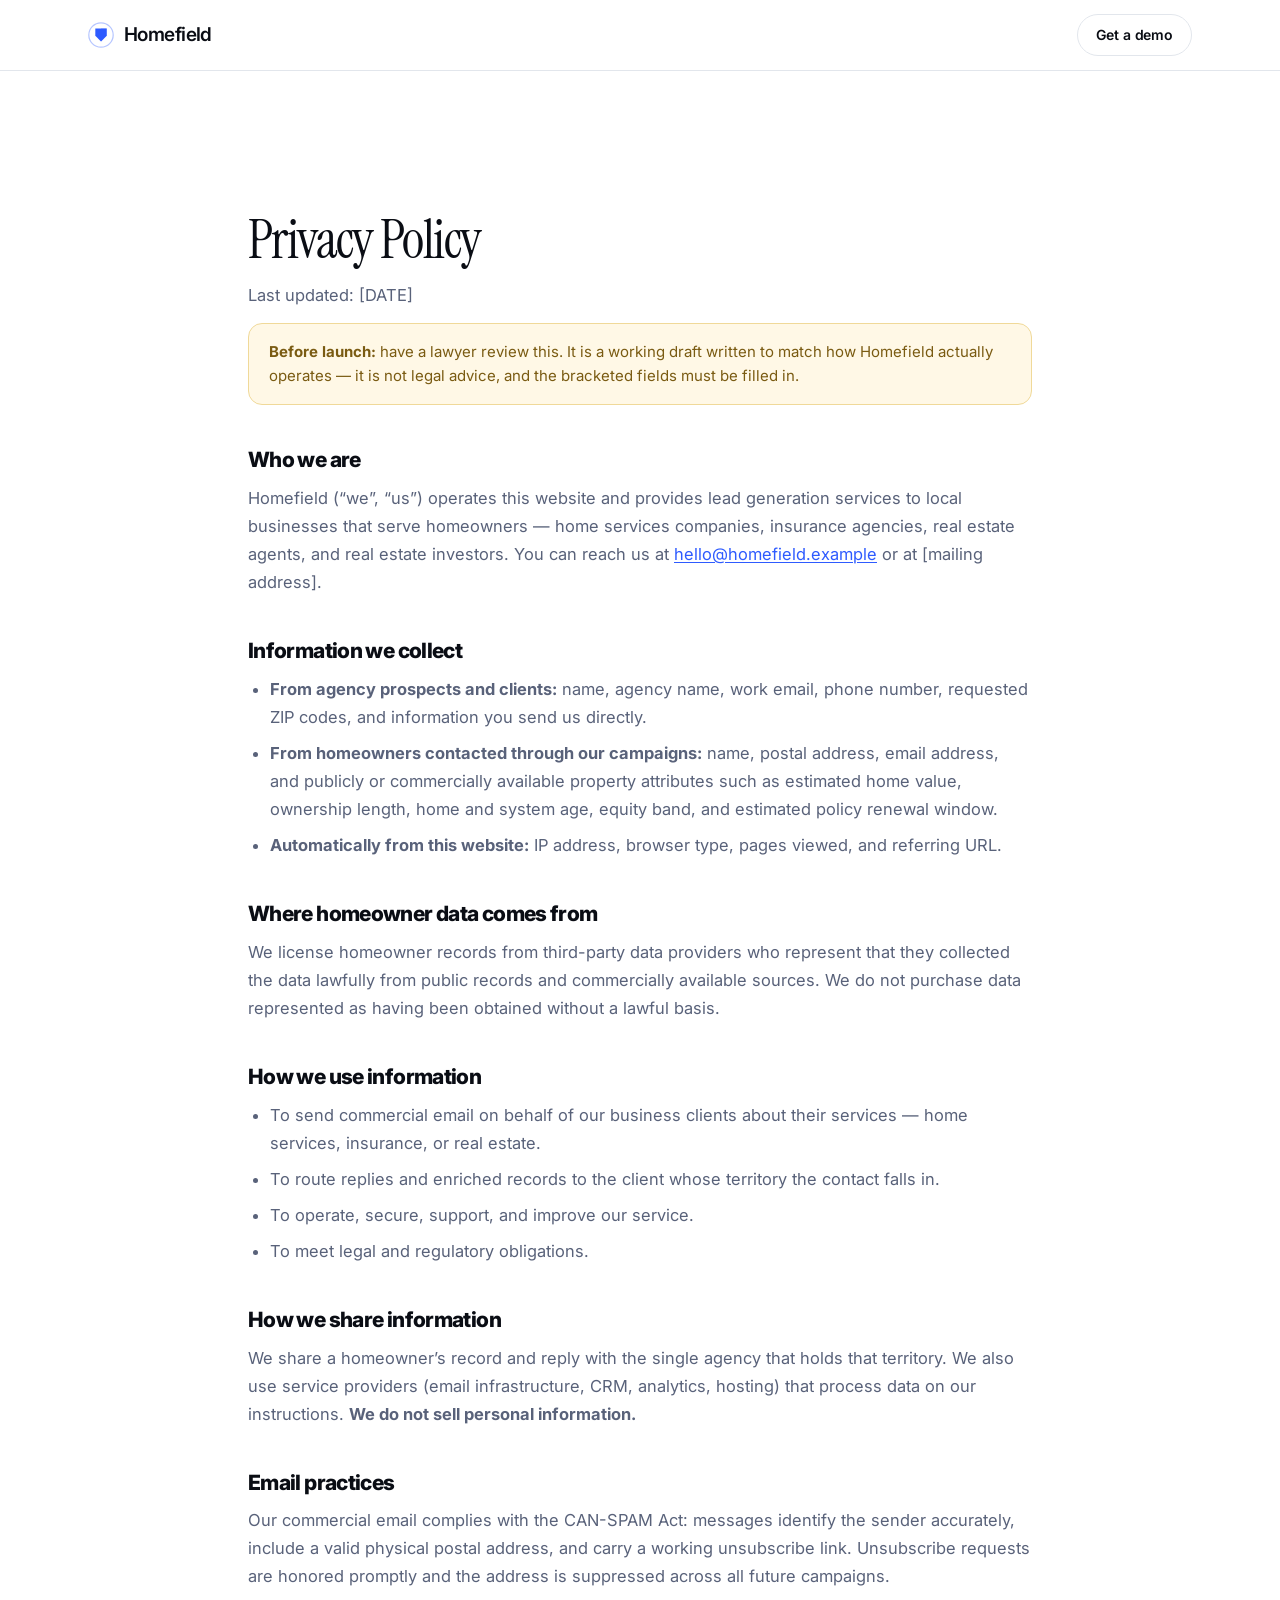
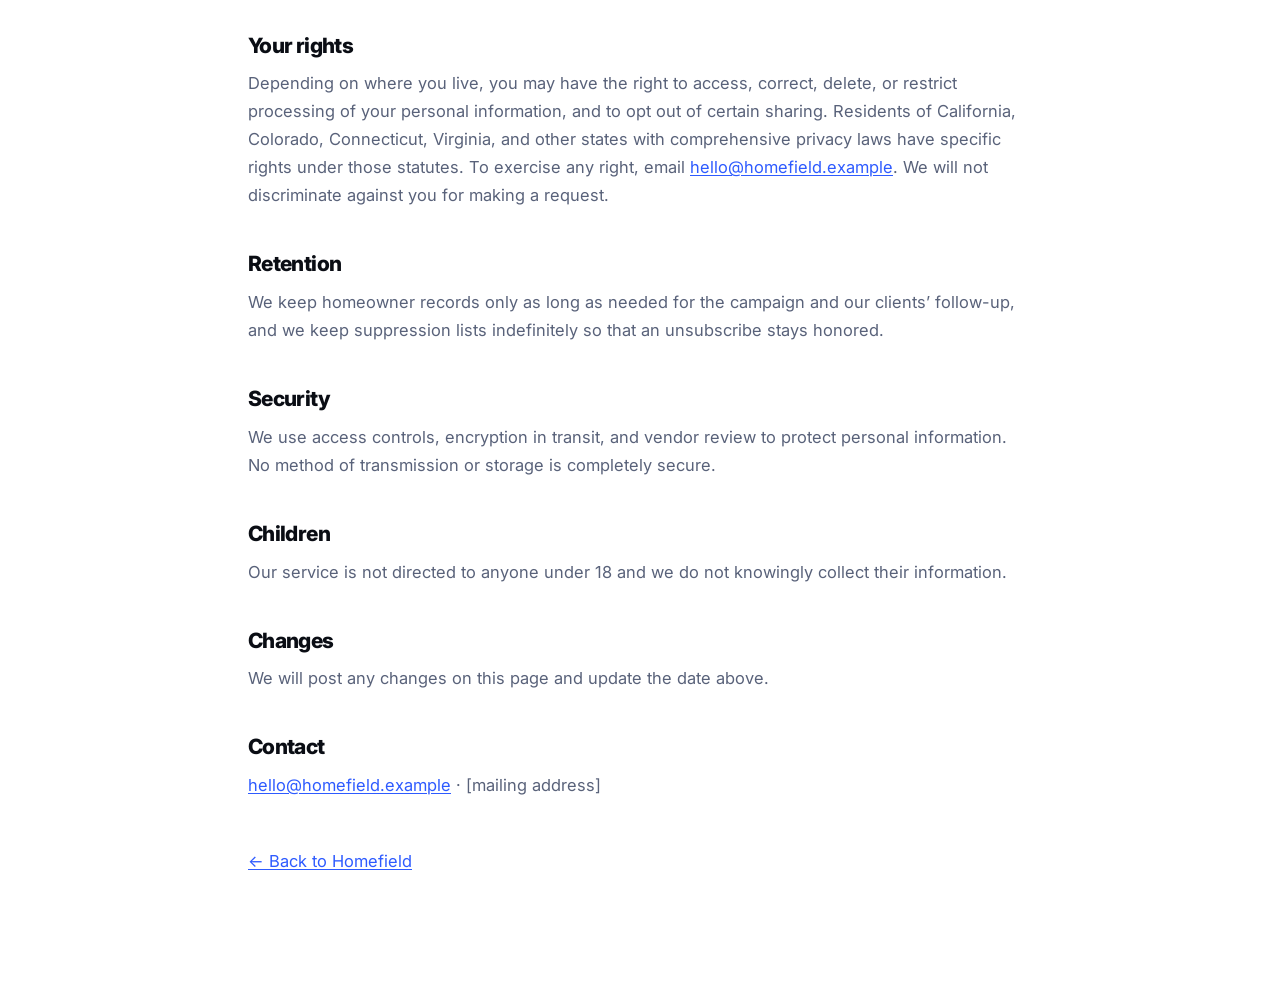
<file: privacy.html>
<!DOCTYPE html>
<html lang="en">
<head>
<meta charset="utf-8">
<meta name="viewport" content="width=device-width, initial-scale=1">
<title>Privacy Policy — Homefield</title>
<meta name="robots" content="noindex">
<meta property="og:title" content="Privacy Policy — Homefield">
<meta property="og:description" content="Privacy Policy — Homefield">
<meta property="og:type" content="website">
<link rel="preconnect" href="https://fonts.googleapis.com">
<link rel="preconnect" href="https://fonts.gstatic.com" crossorigin>
<link href="https://fonts.googleapis.com/css2?family=Instrument+Serif&family=Inter:wght@400;500;600&display=swap" rel="stylesheet">
<link rel="stylesheet" href="styles.css?v=pf7">
<link rel="icon" href="data:image/svg+xml,%3Csvg xmlns='http://www.w3.org/2000/svg' viewBox='0 0 32 32'%3E%3Ccircle cx='16' cy='16' r='16' fill='%230A0D14'/%3E%3Cpath d='M9 9h14v8.5L16 25l-7-7.5z' fill='%232E5BFF'/%3E%3C/svg%3E">
</head>
<body>

<header class="nav is-solid">
  <div class="wrap nav__inner">
    <a class="brand" href="index.html">
      <svg class="brand__mark" viewBox="0 0 32 32" aria-hidden="true">
        <circle cx="16" cy="16" r="15" fill="none" stroke="currentColor" stroke-width="1.5" opacity=".35"/>
        <path d="M9 8 H23 V17 L16 24 L9 17 Z" fill="currentColor"/>
        <path d="M16 8 H23 V17 L16 24 Z" fill="currentColor" opacity=".45"/>
      </svg>
      <span class="brand__word">Homefield</span>
    </a>
    <div class="nav__cta" style="margin-left:auto">
      <a class="btn btn--ghost btn--sm" href="https://calendly.com/zatulovebrian/call" target="_blank" rel="noopener">Get a demo</a>
    </div>
  </div>
</header>

<main class="legal">
  <div class="wrap wrap--narrow">
    <h1>Privacy Policy</h1>
    <p class="legal__updated">Last updated: <!-- TODO -->[DATE]</p>

    <div class="todo">
      <strong>Before launch:</strong> have a lawyer review this. It is a working draft written
      to match how Homefield actually operates — it is not legal advice, and the bracketed
      fields must be filled in.
    </div>

    <h2>Who we are</h2>
    <p>Homefield (&ldquo;we&rdquo;, &ldquo;us&rdquo;) operates this website and provides lead generation services to local businesses that serve homeowners — home services companies, insurance agencies, real estate agents, and real estate investors. You can reach us at <a href="mailto:hello@homefield.example">hello@homefield.example</a> or at [mailing address].</p>

    <h2>Information we collect</h2>
    <ul>
      <li><strong>From agency prospects and clients:</strong> name, agency name, work email, phone number, requested ZIP codes, and information you send us directly.</li>
      <li><strong>From homeowners contacted through our campaigns:</strong> name, postal address, email address, and publicly or commercially available property attributes such as estimated home value, ownership length, home and system age, equity band, and estimated policy renewal window.</li>
      <li><strong>Automatically from this website:</strong> IP address, browser type, pages viewed, and referring URL.</li>
    </ul>

    <h2>Where homeowner data comes from</h2>
    <p>We license homeowner records from third-party data providers who represent that they collected the data lawfully from public records and commercially available sources. We do not purchase data represented as having been obtained without a lawful basis.</p>

    <h2>How we use information</h2>
    <ul>
      <li>To send commercial email on behalf of our business clients about their services — home services, insurance, or real estate.</li>
      <li>To route replies and enriched records to the client whose territory the contact falls in.</li>
      <li>To operate, secure, support, and improve our service.</li>
      <li>To meet legal and regulatory obligations.</li>
    </ul>

    <h2>How we share information</h2>
    <p>We share a homeowner&rsquo;s record and reply with the single agency that holds that territory. We also use service providers (email infrastructure, CRM, analytics, hosting) that process data on our instructions. <strong>We do not sell personal information.</strong></p>

    <h2>Email practices</h2>
    <p>Our commercial email complies with the CAN-SPAM Act: messages identify the sender accurately, include a valid physical postal address, and carry a working unsubscribe link. Unsubscribe requests are honored promptly and the address is suppressed across all future campaigns.</p>

    <h2>Your rights</h2>
    <p>Depending on where you live, you may have the right to access, correct, delete, or restrict processing of your personal information, and to opt out of certain sharing. Residents of California, Colorado, Connecticut, Virginia, and other states with comprehensive privacy laws have specific rights under those statutes. To exercise any right, email <a href="mailto:hello@homefield.example">hello@homefield.example</a>. We will not discriminate against you for making a request.</p>

    <h2>Retention</h2>
    <p>We keep homeowner records only as long as needed for the campaign and our clients&rsquo; follow-up, and we keep suppression lists indefinitely so that an unsubscribe stays honored.</p>

    <h2>Security</h2>
    <p>We use access controls, encryption in transit, and vendor review to protect personal information. No method of transmission or storage is completely secure.</p>

    <h2>Children</h2>
    <p>Our service is not directed to anyone under 18 and we do not knowingly collect their information.</p>

    <h2>Changes</h2>
    <p>We will post any changes on this page and update the date above.</p>

    <h2>Contact</h2>
    <p><a href="mailto:hello@homefield.example">hello@homefield.example</a> &middot; [mailing address]</p>

    <p style="margin-top:48px"><a href="index.html">&larr; Back to Homefield</a></p>
  </div>
</main>

</body>
</html>
</file>
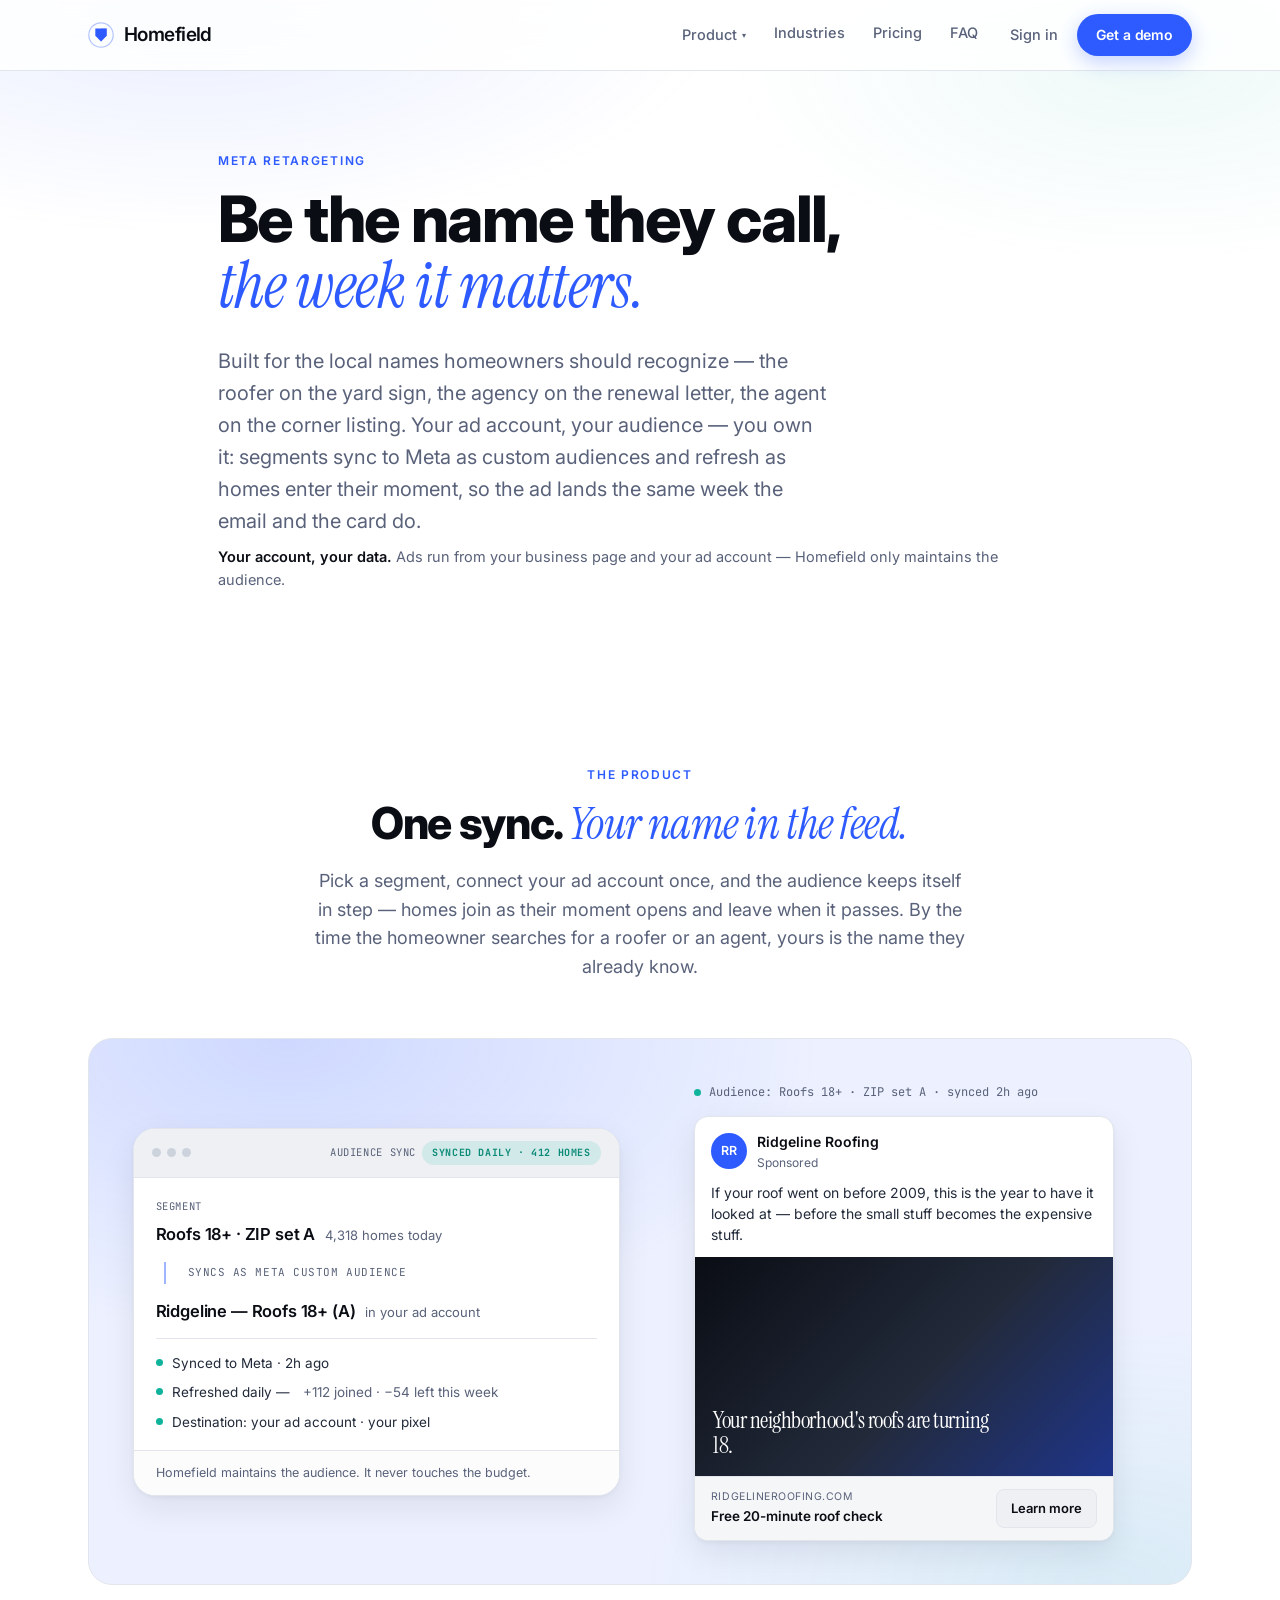
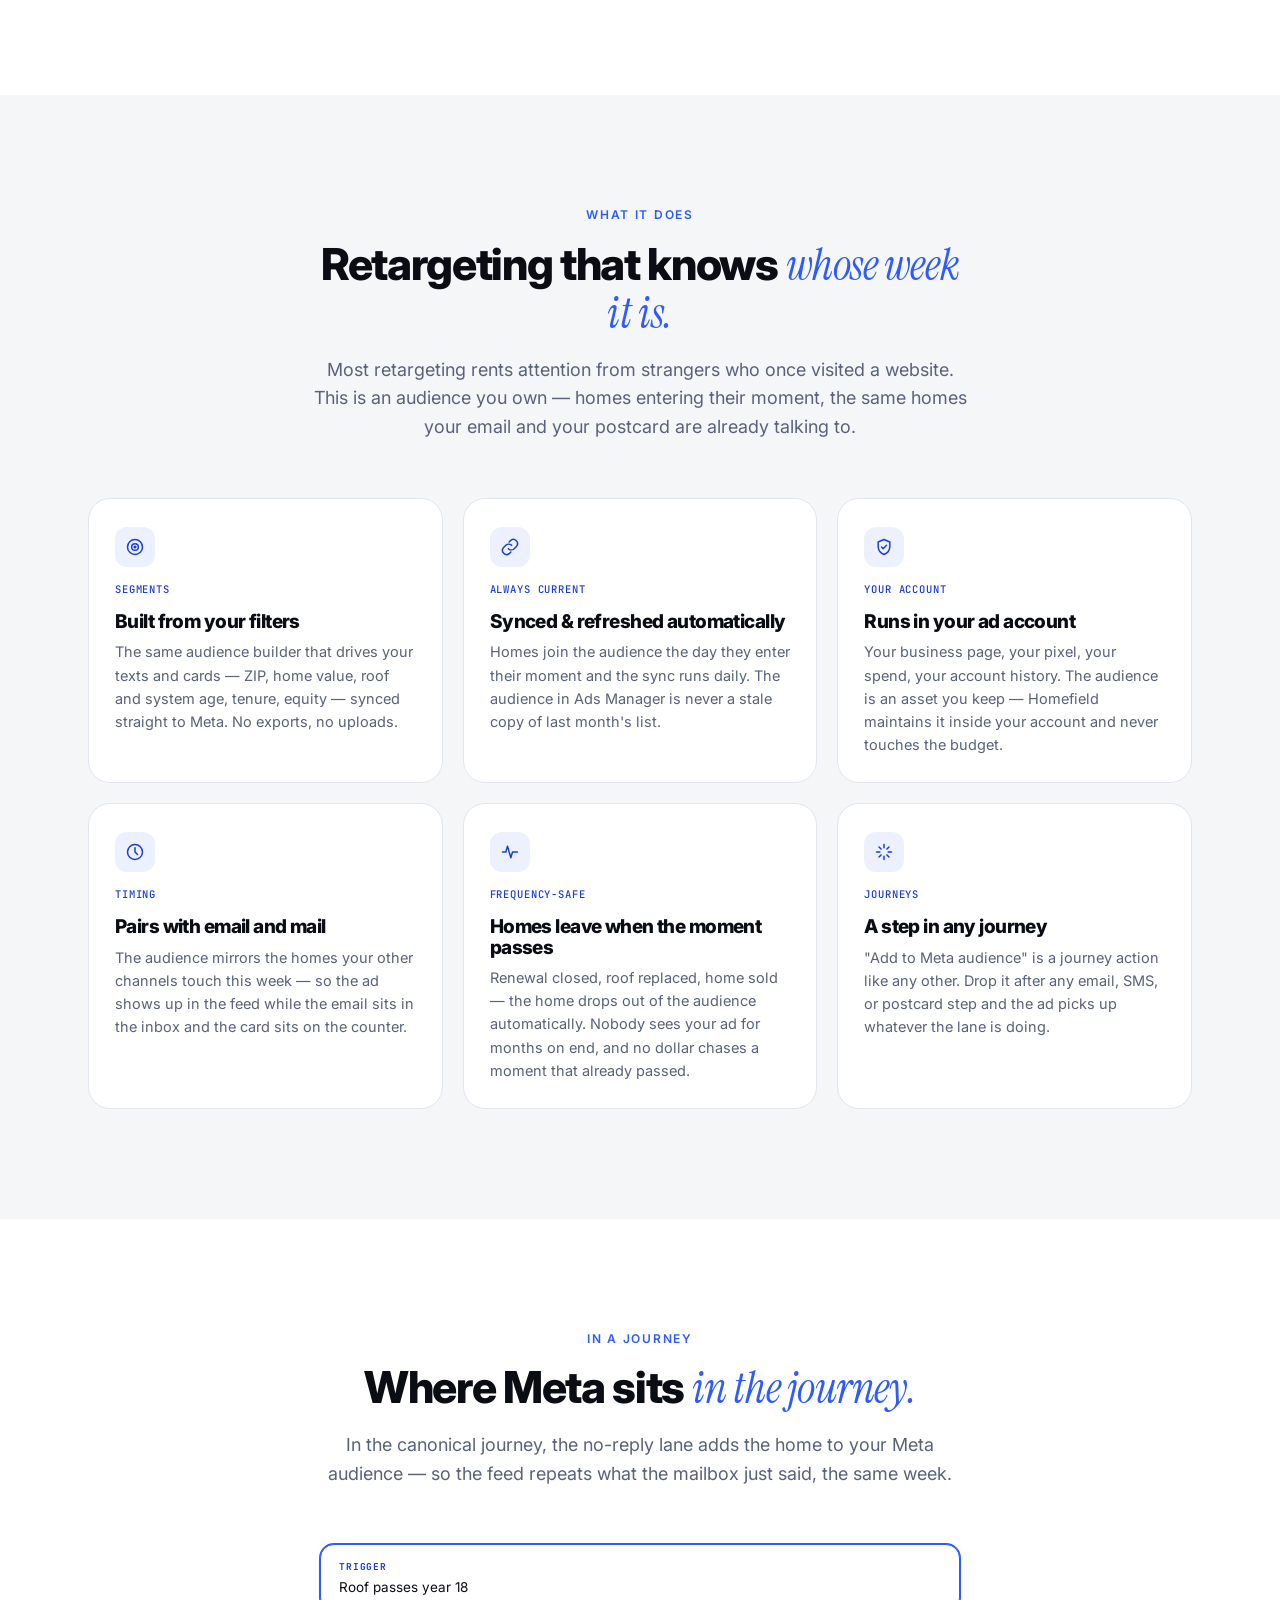
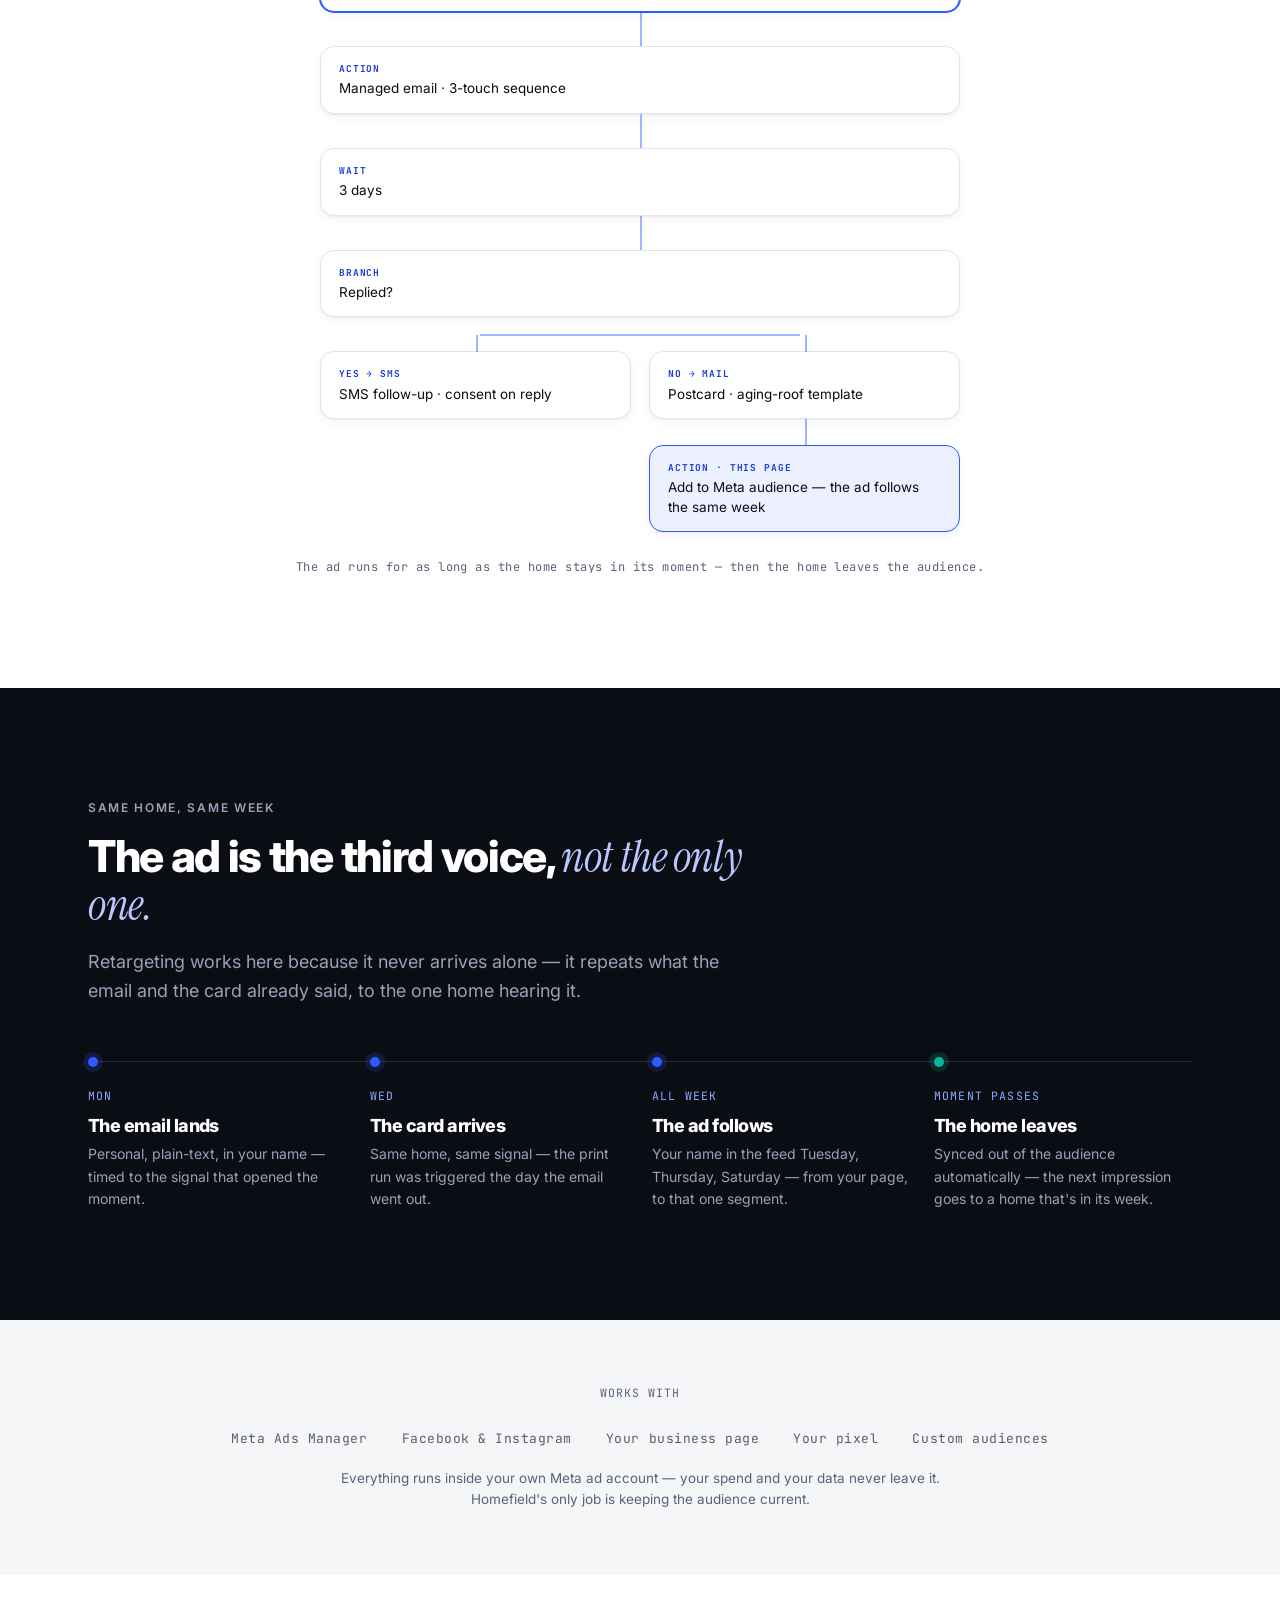
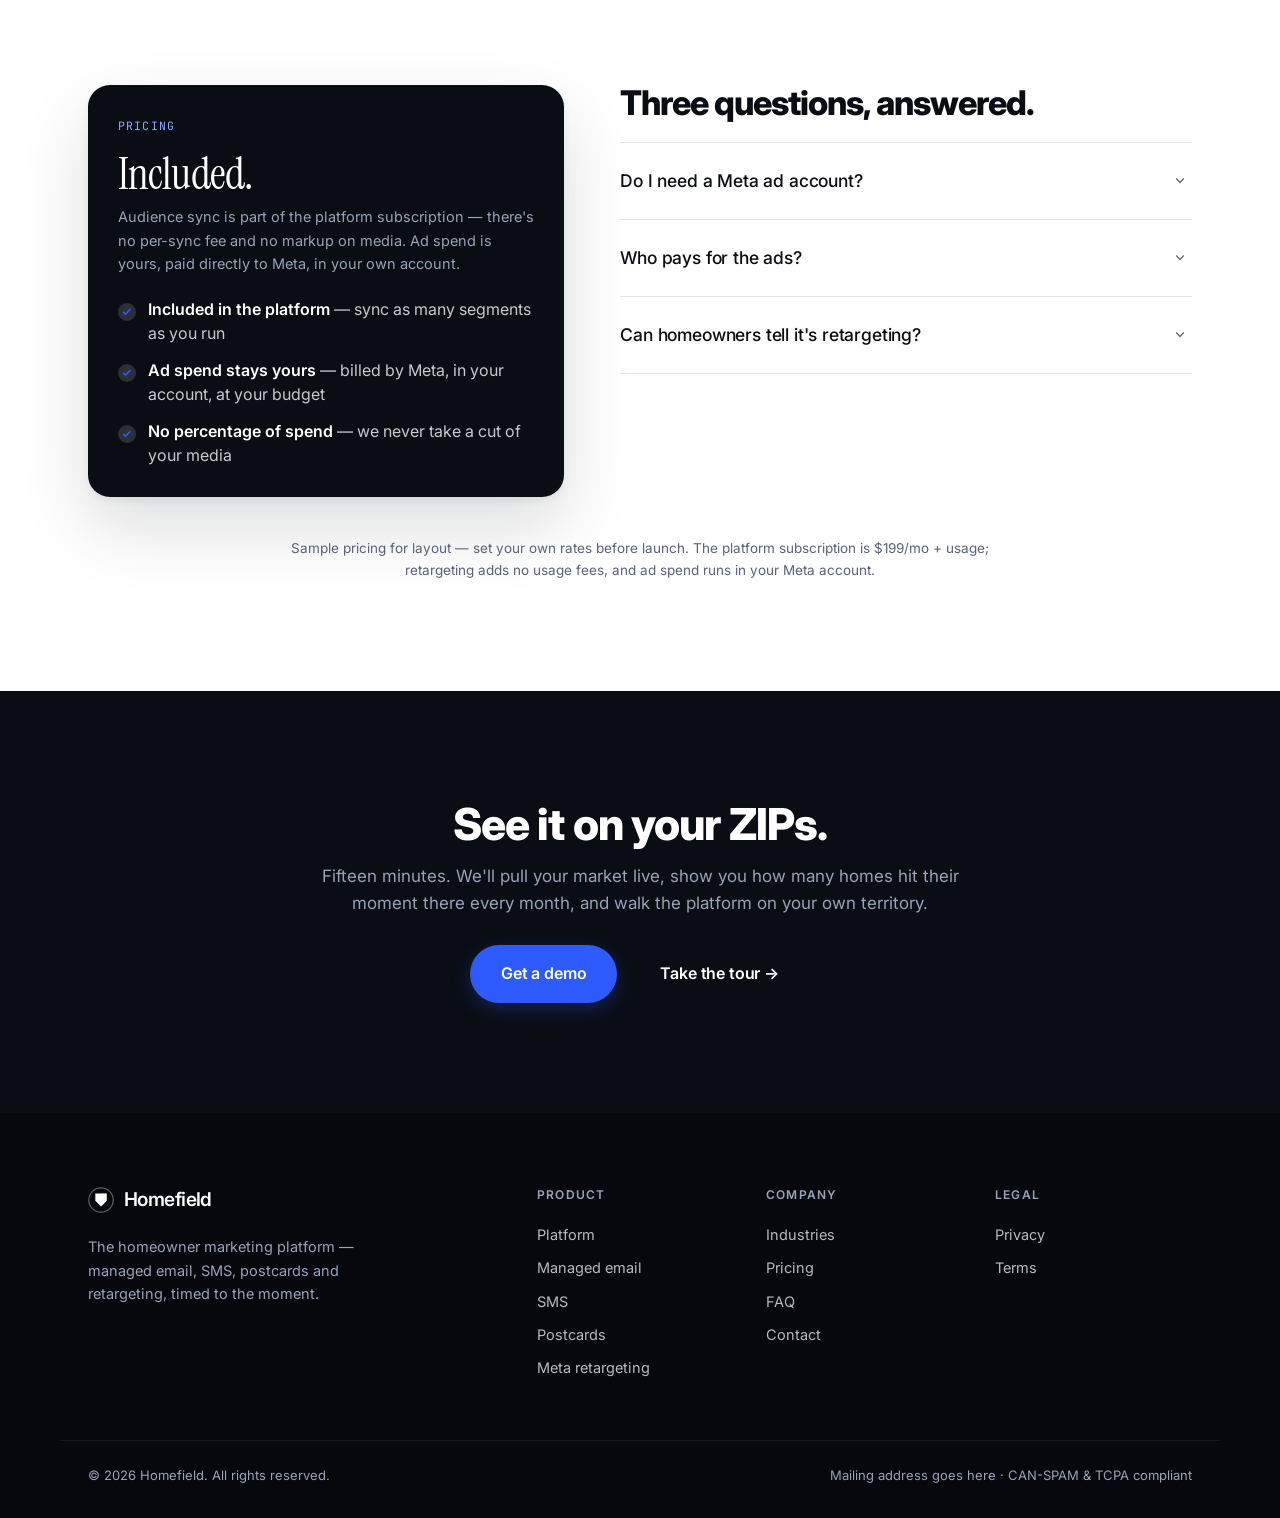
<file: retargeting.html>
<!DOCTYPE html>
<html lang="en">
<head>
<meta charset="utf-8">
<meta name="viewport" content="width=device-width, initial-scale=1">
<title>Meta retargeting — audiences synced to your ad account — Homefield</title>
<meta name="description" content="Retargeting for the local names homeowners should recognize. Sync homeowner segments to your Meta ad account as custom audiences, refreshed daily as homes enter and leave their moment. Ads run from your business page, in your account — your spend, your data — the same week the email and the card land.">
<meta property="og:title" content="Meta retargeting on Homefield — be everywhere, the week it matters">
<meta property="og:description" content="Homeowner segments synced to your Meta ad account and refreshed as homes enter their moment. Your business page, your pixel, your spend — the ad follows the same week the email and the card land.">
<meta property="og:type" content="website">
<link rel="preconnect" href="https://fonts.googleapis.com">
<link rel="preconnect" href="https://fonts.gstatic.com" crossorigin>
<link href="https://fonts.googleapis.com/css2?family=Instrument+Serif:ital@0;1&family=Inter:wght@400;500;600;700&family=JetBrains+Mono:wght@400;500&display=swap" rel="stylesheet">
<link rel="stylesheet" href="styles.css?v=pf7">
<link rel="icon" href="data:image/svg+xml,%3Csvg xmlns='http://www.w3.org/2000/svg' viewBox='0 0 32 32'%3E%3Ccircle cx='16' cy='16' r='16' fill='%230A0D14'/%3E%3Cpath d='M9 9h14v8.5L16 25l-7-7.5z' fill='%232E5BFF'/%3E%3C/svg%3E">
<script>document.documentElement.className += ' js';</script>
<style>
/* ── retargeting-page components (rt-) ──────────────── */

/* Sync panel + sponsored tile, side by side in the uiframe */
.rt-duo{ display:grid; grid-template-columns:1fr 1fr; gap:clamp(20px,3.2vw,44px); align-items:center; }

/* Audience-sync panel */
.rt-sync{ background:var(--paper); border:1px solid var(--line); border-radius:var(--r-lg); box-shadow:var(--shadow); overflow:hidden; }
.rt-sync__bar{ display:flex; align-items:center; gap:6px; padding:12px 18px; background:var(--paper-3); border-bottom:1px solid var(--line); }
.rt-sync__tag{ margin-left:auto; font-family:var(--mono); font-size:10.5px; letter-spacing:.06em; text-transform:uppercase; color:var(--muted); }
.rt-sync__body{ padding:20px 22px 18px; }
.rt-sync__label{ font-family:var(--mono); font-size:10.5px; letter-spacing:.06em; text-transform:uppercase; color:var(--muted); margin-bottom:7px; }
.rt-sync__seg{ display:flex; align-items:baseline; gap:10px; flex-wrap:wrap; }
.rt-sync__name{ font-size:16.5px; font-weight:600; letter-spacing:-.01em; }
.rt-sync__size{ font-size:13px; color:var(--muted); }
.rt-sync__link{ display:flex; align-items:center; gap:10px; margin:14px 0; font-family:var(--mono); font-size:11px; letter-spacing:.05em; text-transform:uppercase; color:var(--muted); }
.rt-sync__link::before{ content:""; width:14px; height:22px; border-left:2px solid var(--accent); opacity:.45; margin-left:8px; }
.rt-sync__rows{ display:flex; flex-direction:column; gap:9px; border-top:1px solid var(--line); padding-top:14px; margin-top:14px; }
.rt-sync__rows li{ display:flex; align-items:flex-start; gap:9px; font-size:13.5px; color:var(--ink-3); line-height:1.5; }
.rt-sync__rows i{ width:7px; height:7px; border-radius:50%; background:var(--teal); flex-shrink:0; margin-top:6px; }
.rt-sync__rows li span{ color:var(--muted); }
.rt-sync__foot{ padding:12px 22px; border-top:1px solid var(--line); background:#FCFCFD; font-size:12.5px; color:var(--muted); }

/* Sponsored-ad tile — same pattern as the platform tour's mock */
.rt-ad{ max-width:420px; margin:0 auto; width:100%; }
.rt-ad__sync{ display:flex; align-items:center; gap:8px; margin-bottom:14px; font-family:var(--mono); font-size:12px; color:var(--muted); flex-wrap:wrap; }
.rt-ad__sync i{ width:7px; height:7px; border-radius:50%; background:var(--teal); flex-shrink:0; }
.rt-ad__tile{ background:var(--paper); border:1px solid var(--line); border-radius:var(--r); box-shadow:var(--shadow); overflow:hidden; }
.rt-ad__head{ display:flex; align-items:center; gap:10px; padding:14px 16px 10px; }
.rt-ad__avatar{ width:36px; height:36px; border-radius:50%; background:var(--accent); color:#fff; display:grid; place-items:center; font-size:12.5px; font-weight:600; flex-shrink:0; }
.rt-ad__page{ font-size:14px; font-weight:600; }
.rt-ad__sub{ font-size:12px; color:var(--muted); }
.rt-ad__text{ padding:0 16px 12px; font-size:14px; line-height:1.5; color:var(--ink-3); }
.rt-ad__media{ aspect-ratio:1.91/1; background:linear-gradient(135deg, var(--ink) 0%, var(--ink-3) 55%, var(--accent-ink) 140%); color:#fff; display:flex; flex-direction:column; justify-content:flex-end; padding:18px; }
.rt-ad__media p:not([class]){ font-family:var(--serif); font-size:23px; line-height:1.1; letter-spacing:-.02em; max-width:280px; }
.rt-ad__foot{ display:flex; align-items:center; justify-content:space-between; gap:12px; padding:12px 16px; background:var(--paper-2); border-top:1px solid var(--line); }
.rt-ad__domain{ font-size:10.5px; letter-spacing:.05em; text-transform:uppercase; color:var(--muted); }
.rt-ad__title{ font-size:13.5px; font-weight:600; }
.rt-ad__cta{ flex-shrink:0; font-size:13px; font-weight:600; padding:8px 14px; border-radius:var(--r-sm); background:var(--paper-3); border:1px solid var(--line); white-space:nowrap; }

/* Feature grid */
.rt-feats{ display:grid; grid-template-columns:repeat(3,1fr); gap:20px; }
.rt-feat{ background:var(--paper); border:1px solid var(--line); border-radius:var(--r-lg); padding:28px 26px 26px; }
.rt-feat__k{ font-family:var(--mono); font-size:10.5px; letter-spacing:.08em; text-transform:uppercase; font-weight:500; color:var(--accent-ink); margin-bottom:14px; }
.rt-feat h3{ font-size:19px; margin-bottom:8px; }
.rt-feat p:not([class]){ font-size:14.5px; color:var(--muted); line-height:1.6; }

/* Journey — highlighted node + caption under the shared .flow */
.rt-hot{ background:var(--accent-soft); border-color:var(--accent); }
.rt-flowfoot{ margin-top:26px; text-align:center; font-family:var(--mono); font-size:12px; letter-spacing:.04em; color:var(--muted); }

/* Same home, same week — mini timeline on dark */
.rt-week{ display:grid; grid-template-columns:repeat(4,1fr); gap:24px; }
.rt-week__item{ position:relative; padding-top:26px; }
.rt-week__item::before{ content:""; position:absolute; top:0; left:0; right:-24px; height:1px; background:var(--line-dark); }
.rt-week__item:last-child::before{ right:0; }
.rt-week__item::after{ content:""; position:absolute; top:-4.5px; left:0; width:10px; height:10px; border-radius:50%; background:var(--accent); box-shadow:0 0 0 5px rgba(46,91,255,.18); }
.rt-week__item--out::after{ background:var(--teal); box-shadow:0 0 0 5px rgba(15,179,155,.18); }
.rt-week__day{ display:block; font-family:var(--mono); font-size:11.5px; letter-spacing:.1em; text-transform:uppercase; color:#8FA8FF; margin-bottom:10px; }
.rt-week__item h3{ font-size:18px; margin-bottom:8px; }
.rt-week__item p:not([class]){ font-size:14px; color:var(--muted-dark); line-height:1.6; }

/* Works-with strip */
.rt-works{ padding:64px 0; }
.rt-works__caption{ text-align:center; font-family:var(--mono); font-size:11.5px; letter-spacing:.08em; text-transform:uppercase; color:var(--muted); margin-bottom:26px; }
.rt-works__wall{ display:flex; flex-wrap:wrap; justify-content:center; gap:14px 34px; max-width:880px; margin:0 auto 18px; }
.rt-works__wall li{ font-family:var(--mono); font-size:13px; letter-spacing:.04em; color:var(--ink-3); opacity:.75; white-space:nowrap; }
.rt-works__note{ text-align:center; font-size:13.5px; color:var(--muted); max-width:620px; margin:0 auto; line-height:1.6; }

/* Pricing note + mini FAQ */
.rt-final{ display:grid; grid-template-columns:1fr 1.2fr; gap:56px; align-items:start; }
.rt-price{ background:var(--ink); color:#fff; border-radius:var(--r-lg); padding:32px 30px 30px; box-shadow:var(--shadow-lg); }
.rt-price__label{ font-family:var(--mono); font-size:11.5px; letter-spacing:.1em; text-transform:uppercase; color:#8FA8FF; margin-bottom:16px; }
.rt-price__big{ font-family:var(--serif); font-weight:400; font-size:44px; line-height:1.05; letter-spacing:-.02em; margin-bottom:8px; }
.rt-price__sub{ font-size:14.5px; color:var(--muted-dark); line-height:1.6; margin-bottom:22px; }
.rt-final h2{ font-size:clamp(26px,3vw,34px); margin-bottom:20px; }

@media (max-width:960px){
  .rt-duo{ grid-template-columns:1fr; }
  .rt-feats{ grid-template-columns:1fr 1fr; }
  .rt-week{ grid-template-columns:1fr 1fr; gap:36px 24px; }
  .rt-final{ grid-template-columns:1fr; gap:40px; }
}
@media (max-width:640px){
  .rt-feats{ grid-template-columns:1fr; }
  .rt-week{ grid-template-columns:1fr; gap:32px; }
  .rt-week__item::before{ right:0; }
  .rt-works__wall{ gap:12px 22px; }
}
</style>
</head>
<body>

<a class="skip" href="#main">Skip to content</a>

<header class="nav" id="nav">
  <div class="wrap nav__inner">
    <a class="brand" href="index.html" aria-label="Homefield home">
      <svg class="brand__mark" viewBox="0 0 32 32" aria-hidden="true">
        <circle cx="16" cy="16" r="15" fill="none" stroke="currentColor" stroke-width="1.5" opacity=".35"/>
        <path d="M9 8 H23 V17 L16 24 L9 17 Z" fill="currentColor"/>
        <path d="M16 8 H23 V17 L16 24 Z" fill="currentColor" opacity=".45"/>
      </svg>
      <span class="brand__word">Homefield</span>
    </a>

    <nav class="nav__links" aria-label="Primary">
      <div class="nav__dd">
        <button class="nav__ddbtn" type="button" aria-haspopup="true">Product <span class="car">▾</span></button>
        <div class="nav__ddmenu">
          <a href="platform.html">Platform overview<small>Segments, journeys, reporting — one dashboard</small></a>
          <a href="managed-email.html">Managed email<small>The channel we run for you</small></a>
          <a href="sms.html">SMS<small>Consent-based follow-up texting</small></a>
          <a href="postcards.html">Postcards<small>Triggered mail, no minimum drops</small></a>
          <a href="retargeting.html">Meta retargeting<small>Audiences synced to your ad account</small></a>
        </div>
      </div>
      <a href="industries.html">Industries</a>
      <a href="pricing.html">Pricing</a>
      <a href="faq.html">FAQ</a>
    </nav>

    <div class="nav__cta">
      <a class="signin" href="#">Sign in</a>
      <a class="btn btn--primary btn--sm" href="https://calendly.com/zatulovebrian/call" target="_blank" rel="noopener">Get a demo</a>
    </div>

    <button class="nav__toggle" id="navToggle" aria-expanded="false" aria-controls="mobileNav" aria-label="Open menu">
      <span></span><span></span>
    </button>
  </div>
  <div class="mobilenav" id="mobileNav" hidden>
    <a href="platform.html">Platform overview</a>
    <a href="managed-email.html">Managed email</a>
    <a href="sms.html">SMS</a>
    <a href="postcards.html">Postcards</a>
    <a href="retargeting.html">Meta retargeting</a>
    <a href="industries.html">Industries</a>
    <a href="pricing.html">Pricing</a>
    <a href="faq.html">FAQ</a>
    <a class="btn btn--primary" href="https://calendly.com/zatulovebrian/call" target="_blank" rel="noopener">Get a demo</a>
  </div>
</header>

<main id="main">

<!-- ── HERO ──────────────────────────────────────────── -->
<section class="hero hero--page">
  <div class="wrap hero__inner">
    <p class="eyebrow reveal">Meta retargeting</p>
    <h1 class="hero__h1 reveal">Be the name they call,<br><em>the week it matters.</em></h1>
    <p class="hero__sub reveal">
      Built for the local names homeowners should recognize — the roofer on the yard sign,
      the agency on the renewal letter, the agent on the corner listing. Your ad account,
      your audience — you own it: segments sync to Meta as custom audiences and refresh as
      homes enter their moment, so the ad lands the same week the email and the card do.
    </p>
    <p class="hero__note reveal"><strong>Your account, your data.</strong> Ads run from your business page and your ad account — Homefield only maintains the audience.</p>
  </div>
</section>

<!-- ── UI MOCK ───────────────────────────────────────── -->
<section class="section">
  <div class="wrap">
    <div class="sechead sechead--center">
      <p class="eyebrow eyebrow--dark">The product</p>
      <h2>One sync. <em>Your name in the feed.</em></h2>
      <p class="lede">Pick a segment, connect your ad account once, and the audience keeps itself
      in step — homes join as their moment opens and leave when it passes. By the time the
      homeowner searches for a roofer or an agent, yours is the name they already know.</p>
    </div>

    <!-- SAMPLE CONTENT — illustrative sync + ad for layout -->
    <div class="uiframe reveal">
      <div class="rt-duo">
        <div class="rt-sync">
          <div class="rt-sync__bar">
            <span class="dot"></span><span class="dot"></span><span class="dot"></span>
            <span class="rt-sync__tag">Audience sync</span>
            <!-- SAMPLE FIGURE — layout only -->
            <span class="statchip">synced daily · 412 homes</span>
          </div>
          <div class="rt-sync__body">
            <p class="rt-sync__label">Segment</p>
            <p class="rt-sync__seg">
              <span class="rt-sync__name">Roofs 18+ · ZIP set A</span>
              <span class="rt-sync__size">4,318 homes today</span>
            </p>
            <p class="rt-sync__link">Syncs as Meta custom audience</p>
            <p class="rt-sync__seg">
              <span class="rt-sync__name">Ridgeline — Roofs 18+ (A)</span>
              <span class="rt-sync__size">in your ad account</span>
            </p>
            <ul class="rt-sync__rows">
              <li><i></i>Synced to Meta · 2h ago</li>
              <li><i></i>Refreshed daily — <span>&nbsp;+112 joined · −54 left this week</span></li>
              <li><i></i>Destination: your ad account · your pixel</li>
            </ul>
          </div>
          <p class="rt-sync__foot">Homefield maintains the audience. It never touches the budget.</p>
        </div>

        <div class="rt-ad">
          <p class="rt-ad__sync"><i></i>Audience: Roofs 18+ · ZIP set A · synced 2h ago</p>
          <div class="rt-ad__tile">
            <div class="rt-ad__head">
              <span class="rt-ad__avatar">RR</span>
              <div>
                <p class="rt-ad__page">Ridgeline Roofing</p>
                <p class="rt-ad__sub">Sponsored</p>
              </div>
            </div>
            <p class="rt-ad__text">If your roof went on before 2009, this is the year to have it looked at — before the small stuff becomes the expensive stuff.</p>
            <div class="rt-ad__media">
              <p>Your neighborhood's roofs are turning 18.</p>
            </div>
            <div class="rt-ad__foot">
              <div>
                <p class="rt-ad__domain">ridgelineroofing.com</p>
                <p class="rt-ad__title">Free 20-minute roof check</p>
              </div>
              <span class="rt-ad__cta">Learn more</span>
            </div>
          </div>
        </div>
      </div>
    </div>
  </div>
</section>

<!-- ── FEATURE GRID ──────────────────────────────────── -->
<section class="section section--paper">
  <div class="wrap">
    <div class="sechead sechead--center">
      <p class="eyebrow eyebrow--dark">What it does</p>
      <h2>Retargeting that knows <em>whose week it is.</em></h2>
      <p class="lede">Most retargeting rents attention from strangers who once visited a website.
      This is an audience you own — homes entering their moment, the same homes your email
      and your postcard are already talking to.</p>
    </div>

    <div class="rt-feats">
      <article class="rt-feat reveal">
        <div class="icn" aria-hidden="true"><svg viewBox="0 0 24 24"><circle cx="12" cy="12" r="9"/><circle cx="12" cy="12" r="4"/><circle cx="12" cy="12" r="1"/></svg></div>
        <p class="rt-feat__k">Segments</p>
        <h3>Built from your filters</h3>
        <p>The same audience builder that drives your texts and cards — ZIP, home value, roof and
        system age, tenure, equity — synced straight to Meta. No exports, no uploads.</p>
      </article>
      <article class="rt-feat reveal">
        <div class="icn" aria-hidden="true"><svg viewBox="0 0 24 24"><path d="M10 14a5 5 0 0 0 7 0l3-3a5 5 0 0 0-7-7l-2 2"/><path d="M14 10a5 5 0 0 0-7 0l-3 3a5 5 0 0 0 7 7l2-2"/></svg></div>
        <p class="rt-feat__k">Always current</p>
        <h3>Synced &amp; refreshed automatically</h3>
        <p>Homes join the audience the day they enter their moment and the sync runs daily. The
        audience in Ads Manager is never a stale copy of last month's list.</p>
      </article>
      <article class="rt-feat reveal">
        <div class="icn" aria-hidden="true"><svg viewBox="0 0 24 24"><path d="M12 3 5 6v5c0 5 3.5 8.5 7 10 3.5-1.5 7-5 7-10V6l-7-3z"/><path d="m9 12 2 2 4-4"/></svg></div>
        <p class="rt-feat__k">Your account</p>
        <h3>Runs in your ad account</h3>
        <p>Your business page, your pixel, your spend, your account history. The audience is an
        asset you keep — Homefield maintains it inside your account and never touches the budget.</p>
      </article>
      <article class="rt-feat reveal">
        <div class="icn" aria-hidden="true"><svg viewBox="0 0 24 24"><circle cx="12" cy="12" r="9"/><path d="M12 7v5l3 3"/></svg></div>
        <p class="rt-feat__k">Timing</p>
        <h3>Pairs with email and mail</h3>
        <p>The audience mirrors the homes your other channels touch this week — so the ad shows up
        in the feed while the email sits in the inbox and the card sits on the counter.</p>
      </article>
      <article class="rt-feat reveal">
        <div class="icn" aria-hidden="true"><svg viewBox="0 0 24 24"><path d="M3 12h4l2-7 4 14 2-7h6"/></svg></div>
        <p class="rt-feat__k">Frequency-safe</p>
        <h3>Homes leave when the moment passes</h3>
        <p>Renewal closed, roof replaced, home sold — the home drops out of the audience
        automatically. Nobody sees your ad for months on end, and no dollar chases a moment
        that already passed.</p>
      </article>
      <article class="rt-feat reveal">
        <div class="icn" aria-hidden="true"><svg viewBox="0 0 24 24"><path d="M12 3v4M12 17v4M3 12h4M17 12h4M6 6l2.5 2.5M15.5 15.5 18 18M18 6l-2.5 2.5M8.5 15.5 6 18"/></svg></div>
        <p class="rt-feat__k">Journeys</p>
        <h3>A step in any journey</h3>
        <p>"Add to Meta audience" is a journey action like any other. Drop it after any email,
        SMS, or postcard step and the ad picks up whatever the lane is doing.</p>
      </article>
    </div>
  </div>
</section>

<!-- ── IN A JOURNEY ──────────────────────────────────── -->
<section class="section">
  <div class="wrap">
    <div class="sechead sechead--center">
      <p class="eyebrow eyebrow--dark">In a journey</p>
      <h2>Where Meta sits <em>in the journey.</em></h2>
      <p class="lede">In the canonical journey, the no-reply lane adds the home to your Meta audience — so
      the feed repeats what the mailbox just said, the same week.</p>
    </div>

    <!-- SAMPLE CONTENT — illustrative journey for layout -->
    <div class="flow reveal" aria-label="Journey with a Meta audience step">
      <div class="flow__node flow__node--trigger">
        <p class="flow__k">Trigger</p>
        <p>Roof passes year 18</p>
      </div>
      <div class="flow__node">
        <p class="flow__k">Action</p>
        <p>Managed email · 3-touch sequence</p>
      </div>
      <div class="flow__node">
        <p class="flow__k">Wait</p>
        <p>3 days</p>
      </div>
      <div class="flow__node">
        <p class="flow__k">Branch</p>
        <p>Replied?</p>
      </div>
      <div class="flow__branch">
        <div class="flow__lane">
          <div class="flow__node">
            <p class="flow__k">Yes → SMS</p>
            <p>SMS follow-up · consent on reply</p>
          </div>
        </div>
        <div class="flow__lane">
          <div class="flow__node">
            <p class="flow__k">No → Mail</p>
            <p>Postcard · aging-roof template</p>
          </div>
          <div class="flow__node rt-hot">
            <p class="flow__k">Action · This page</p>
            <p>Add to Meta audience — the ad follows the same week</p>
          </div>
        </div>
      </div>
    </div>
    <p class="rt-flowfoot">The ad runs for as long as the home stays in its moment — then the home leaves the audience.</p>
  </div>
</section>

<!-- ── SAME HOME, SAME WEEK ──────────────────────────── -->
<section class="section section--dark">
  <div class="wrap">
    <div class="sechead sechead--onDark">
      <p class="eyebrow">Same home, same week</p>
      <h2>The ad is the third voice, <em>not the only one.</em></h2>
      <p class="lede">Retargeting works here because it never arrives alone — it repeats what the
      email and the card already said, to the one home hearing it.</p>
    </div>

    <ol class="rt-week">
      <li class="rt-week__item reveal">
        <span class="rt-week__day">Mon</span>
        <h3>The email lands</h3>
        <p>Personal, plain-text, in your name — timed to the signal that opened the moment.</p>
      </li>
      <li class="rt-week__item reveal">
        <span class="rt-week__day">Wed</span>
        <h3>The card arrives</h3>
        <p>Same home, same signal — the print run was triggered the day the email went out.</p>
      </li>
      <li class="rt-week__item reveal">
        <span class="rt-week__day">All week</span>
        <h3>The ad follows</h3>
        <p>Your name in the feed Tuesday, Thursday, Saturday — from your page, to that one segment.</p>
      </li>
      <li class="rt-week__item rt-week__item--out reveal">
        <span class="rt-week__day">Moment passes</span>
        <h3>The home leaves</h3>
        <p>Synced out of the audience automatically — the next impression goes to a home that's in its week.</p>
      </li>
    </ol>
  </div>
</section>

<!-- ── WORKS WITH ────────────────────────────────────── -->
<section class="section section--paper rt-works">
  <div class="wrap">
    <p class="rt-works__caption">Works with</p>
    <ul class="rt-works__wall" aria-label="Retargeting works with">
      <li>Meta Ads Manager</li>
      <li>Facebook &amp; Instagram</li>
      <li>Your business page</li>
      <li>Your pixel</li>
      <li>Custom audiences</li>
    </ul>
    <p class="rt-works__note">Everything runs inside your own Meta ad account — your spend and your
    data never leave it. Homefield's only job is keeping the audience current.</p>
  </div>
</section>

<!-- ── PRICING NOTE + MINI FAQ ───────────────────────── -->
<section class="section">
  <div class="wrap">
    <div class="rt-final">
      <div class="rt-price reveal">
        <p class="rt-price__label">Pricing</p>
        <p class="rt-price__big">Included.</p>
        <p class="rt-price__sub">Audience sync is part of the platform subscription — there's no
        per-sync fee and no markup on media. Ad spend is yours, paid directly to Meta, in your
        own account.</p>
        <ul class="ticks ticks--light">
          <li><strong>Included in the platform</strong> — sync as many segments as you run</li>
          <li><strong>Ad spend stays yours</strong> — billed by Meta, in your account, at your budget</li>
          <li><strong>No percentage of spend</strong> — we never take a cut of your media</li>
        </ul>
      </div>

      <div>
        <h2>Three questions, answered.</h2>
        <div class="faq">
          <details class="faq__item">
            <summary>Do I need a Meta ad account?</summary>
            <div class="faq__a">
              <p>Yes — your own. Retargeting runs from your ad account and your business page;
              Homefield maintains the audience inside it. If you don't have one yet, setup takes
              about ten minutes during onboarding.</p>
            </div>
          </details>
          <details class="faq__item">
            <summary>Who pays for the ads?</summary>
            <div class="faq__a">
              <p>You do, directly to Meta. The subscription covers the sync; the ad dollars stay
              between you and your ad account, at whatever budget you set. Homefield never touches
              the spend and never marks it up.</p>
            </div>
          </details>
          <details class="faq__item">
            <summary>Can homeowners tell it's retargeting?</summary>
            <div class="faq__a">
              <p>No — it reads as a normal sponsored post from your business page, because that's
              exactly what it is. The only difference is who's in the audience and when: homes in
              their moment, the week your email and card arrive.</p>
            </div>
          </details>
        </div>
      </div>
    </div>

    <!-- SAMPLE PRICING — layout only -->
    <p class="fineprint fineprint--center">
      Sample pricing for layout — set your own rates before launch. The platform subscription is
      $199/mo + usage; retargeting adds no usage fees, and ad spend runs in your Meta account.
    </p>
  </div>
</section>

<!-- ── CTA BAND ──────────────────────────────────────── -->
<section class="section section--cta">
  <div class="wrap">
    <div class="ctaband">
      <h2>See it on your ZIPs.</h2>
      <p>Fifteen minutes. We'll pull your market live, show you how many homes hit their moment there every month, and walk the platform on your own territory.</p>
      <div class="ctaband__actions">
        <a class="btn btn--primary btn--lg" href="https://calendly.com/zatulovebrian/call" target="_blank" rel="noopener">Get a demo</a>
        <a class="btn btn--quiet btn--lg" href="platform.html">Take the tour →</a>
      </div>
    </div>
  </div>
</section>

</main>

<footer class="foot">
  <div class="wrap foot__inner">
    <div class="foot__brand">
      <a class="brand brand--foot" href="index.html">
        <svg class="brand__mark" viewBox="0 0 32 32" aria-hidden="true">
          <circle cx="16" cy="16" r="15" fill="none" stroke="currentColor" stroke-width="1.5" opacity=".35"/>
          <path d="M9 8 H23 V17 L16 24 L9 17 Z" fill="currentColor"/>
          <path d="M16 8 H23 V17 L16 24 Z" fill="currentColor" opacity=".45"/>
        </svg>
        <span class="brand__word">Homefield</span>
      </a>
      <p>The homeowner marketing platform — managed email, SMS, postcards and retargeting, timed to the moment.</p>
    </div>
    <nav class="foot__links" aria-label="Footer">
      <div>
        <h5>Product</h5>
        <a href="platform.html">Platform</a>
        <a href="managed-email.html">Managed email</a>
        <a href="sms.html">SMS</a>
        <a href="postcards.html">Postcards</a>
        <a href="retargeting.html">Meta retargeting</a>
      </div>
      <div>
        <h5>Company</h5>
        <a href="industries.html">Industries</a>
        <a href="pricing.html">Pricing</a>
        <a href="faq.html">FAQ</a>
        <a href="contact.html">Contact</a>
      </div>
      <div>
        <h5>Legal</h5>
        <a href="privacy.html">Privacy</a>
        <a href="terms.html">Terms</a>
      </div>
    </nav>
  </div>
  <div class="wrap foot__bar">
    <p>&copy; <span id="yr">2026</span> Homefield. All rights reserved.</p>
    <p>Mailing address goes here · CAN-SPAM &amp; TCPA compliant</p>
  </div>
</footer>

<script src="script.js"></script>
</body>
</html>
</file>
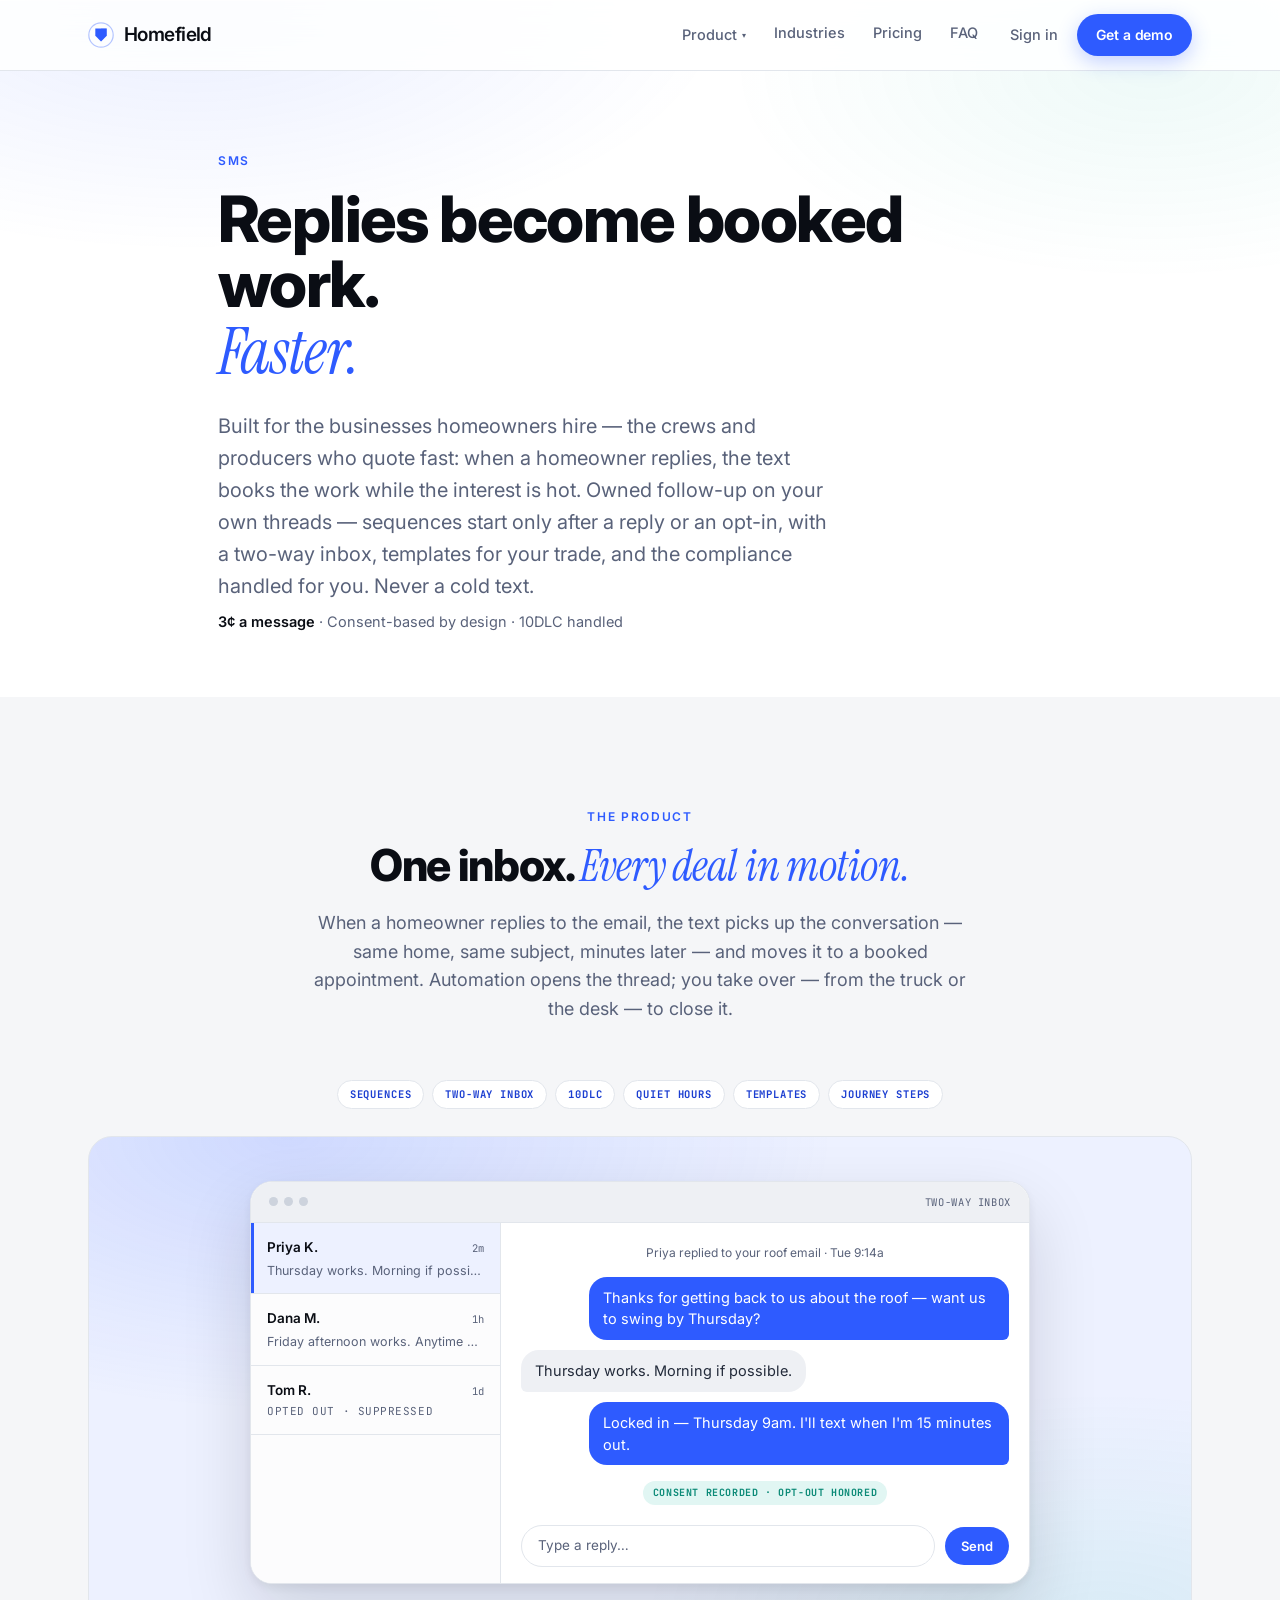
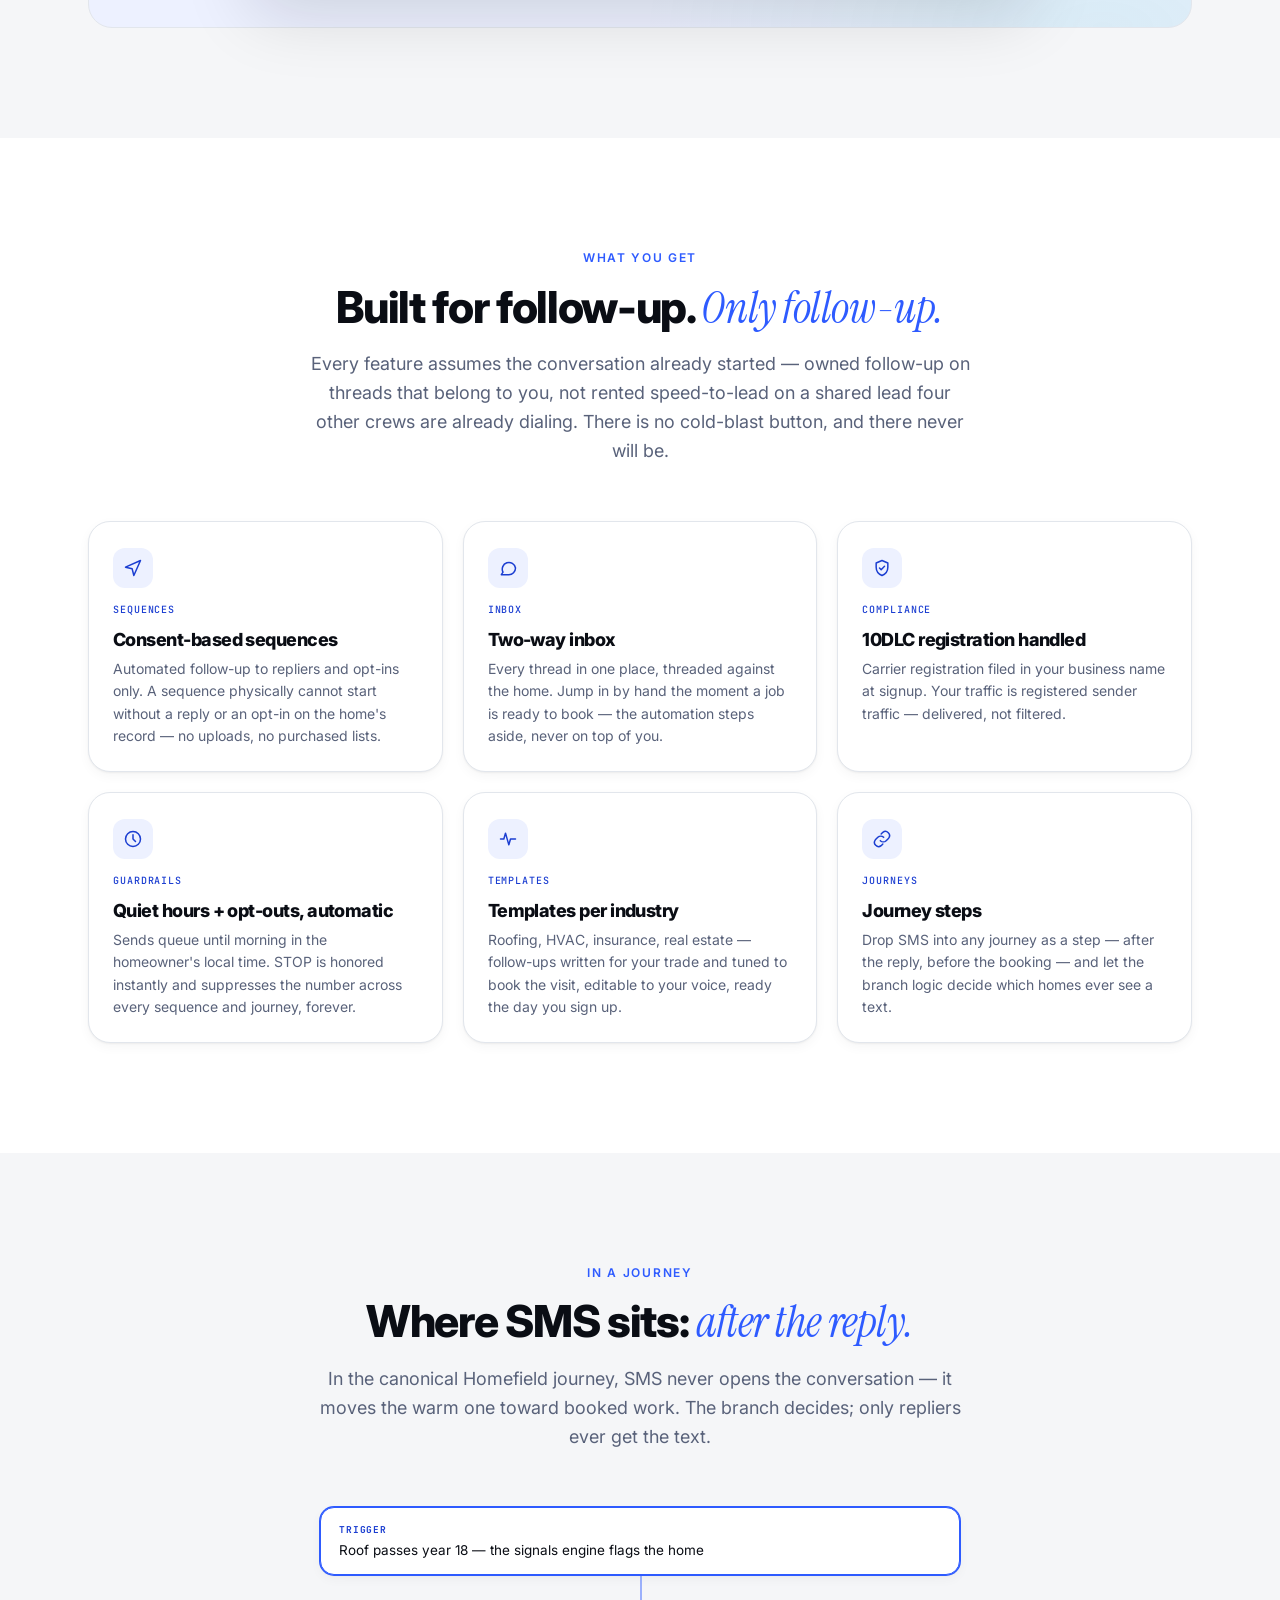
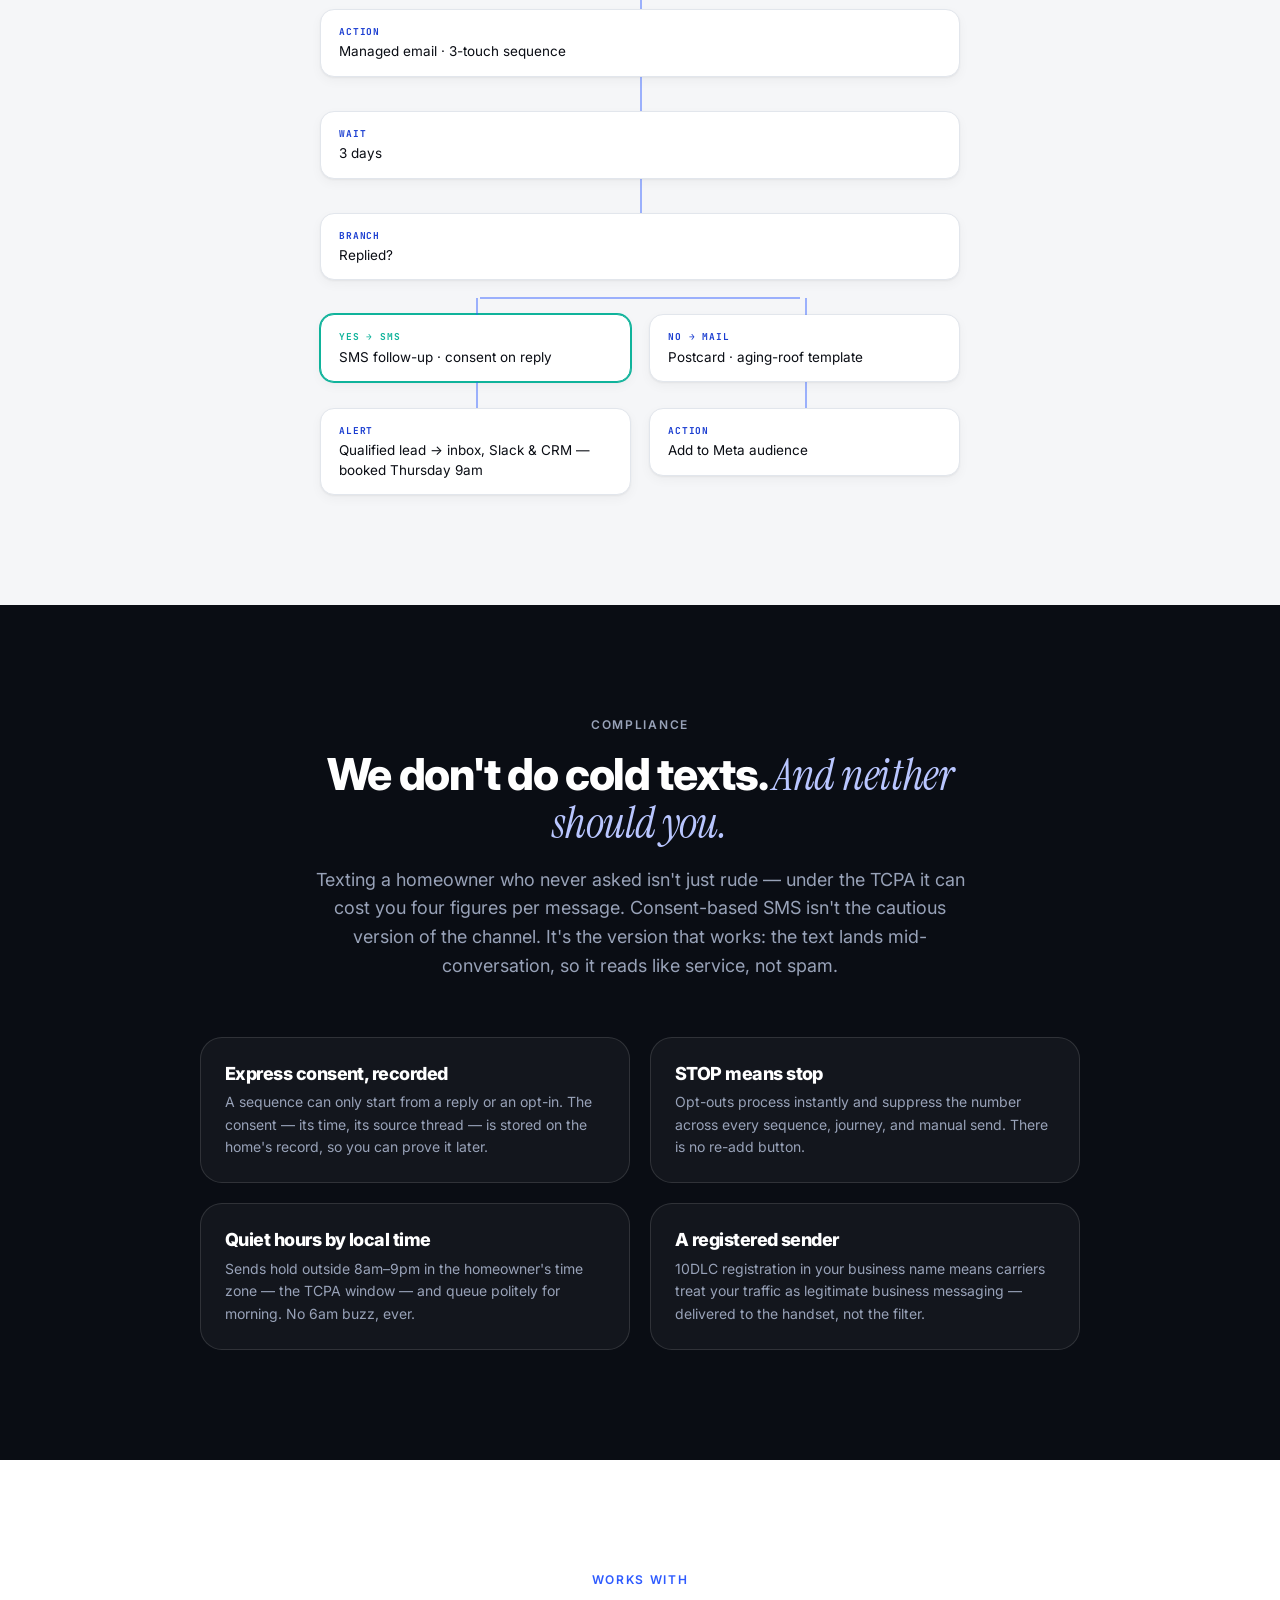
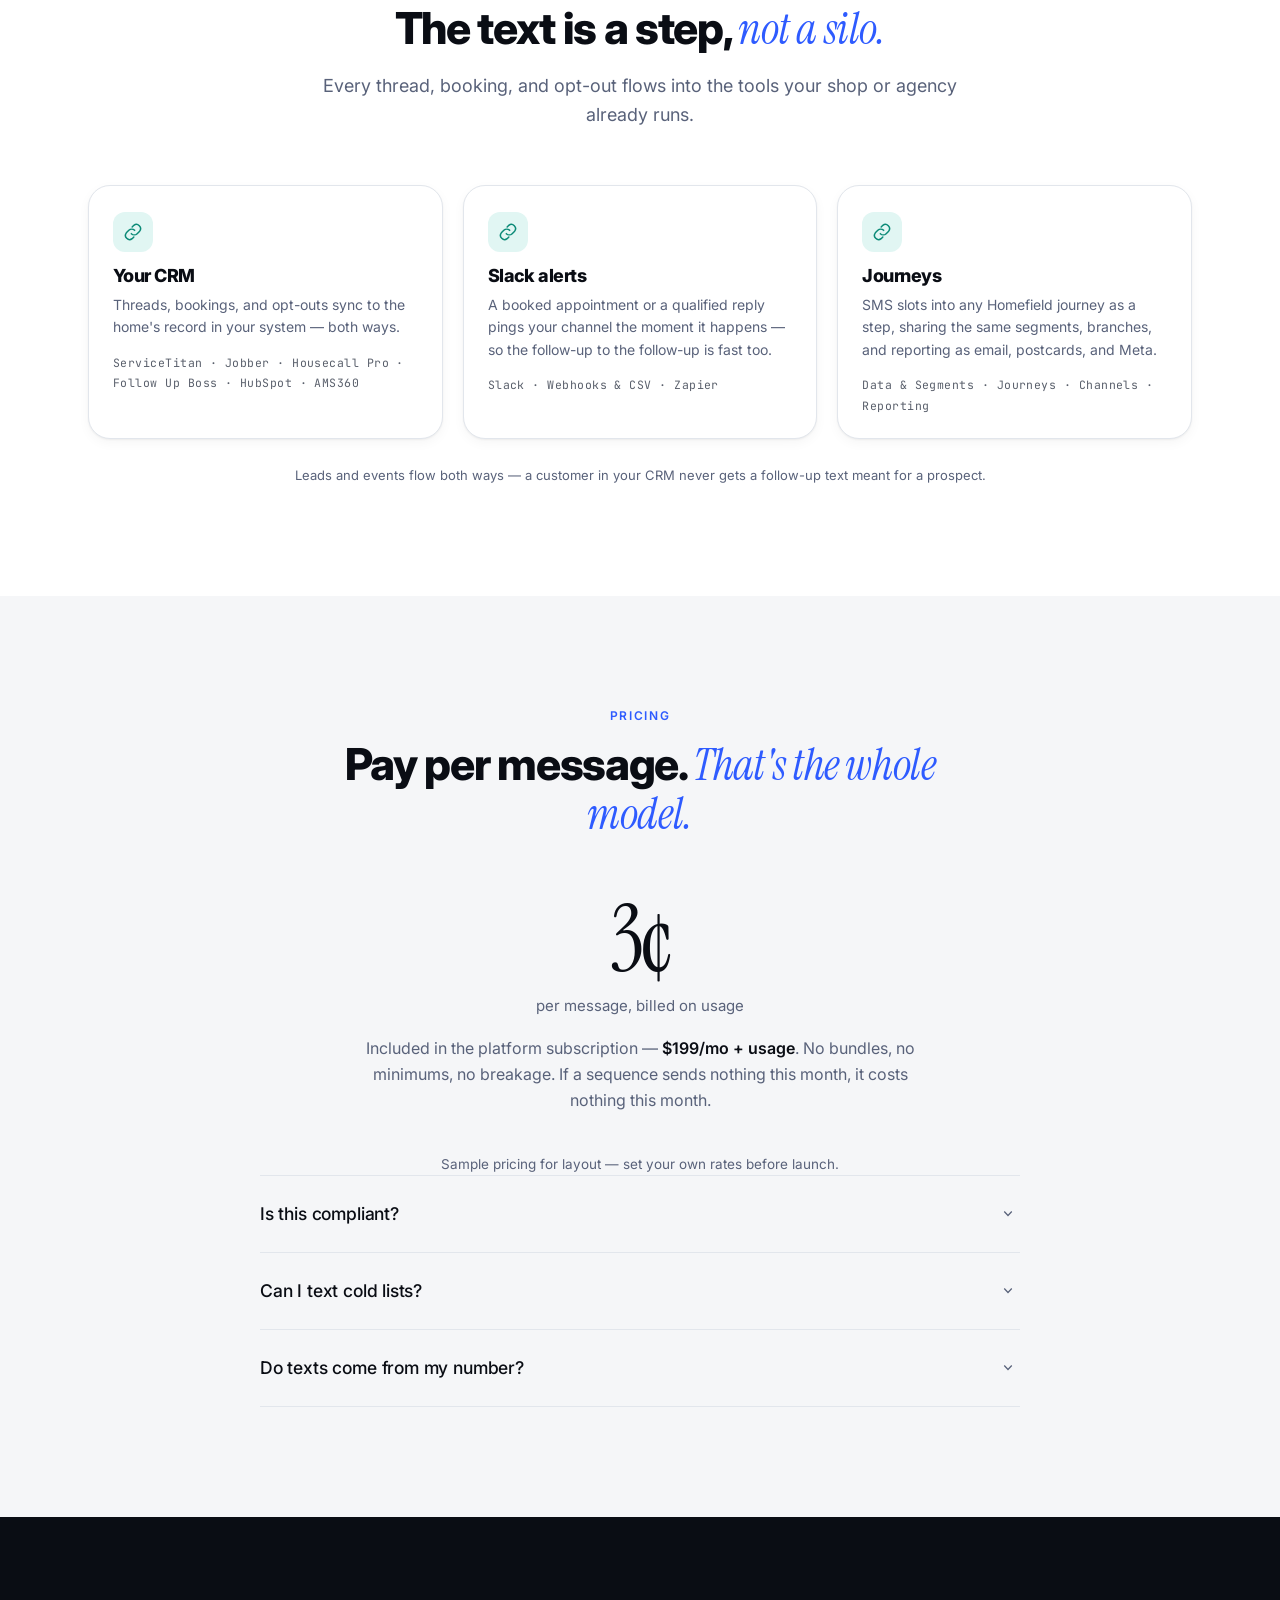
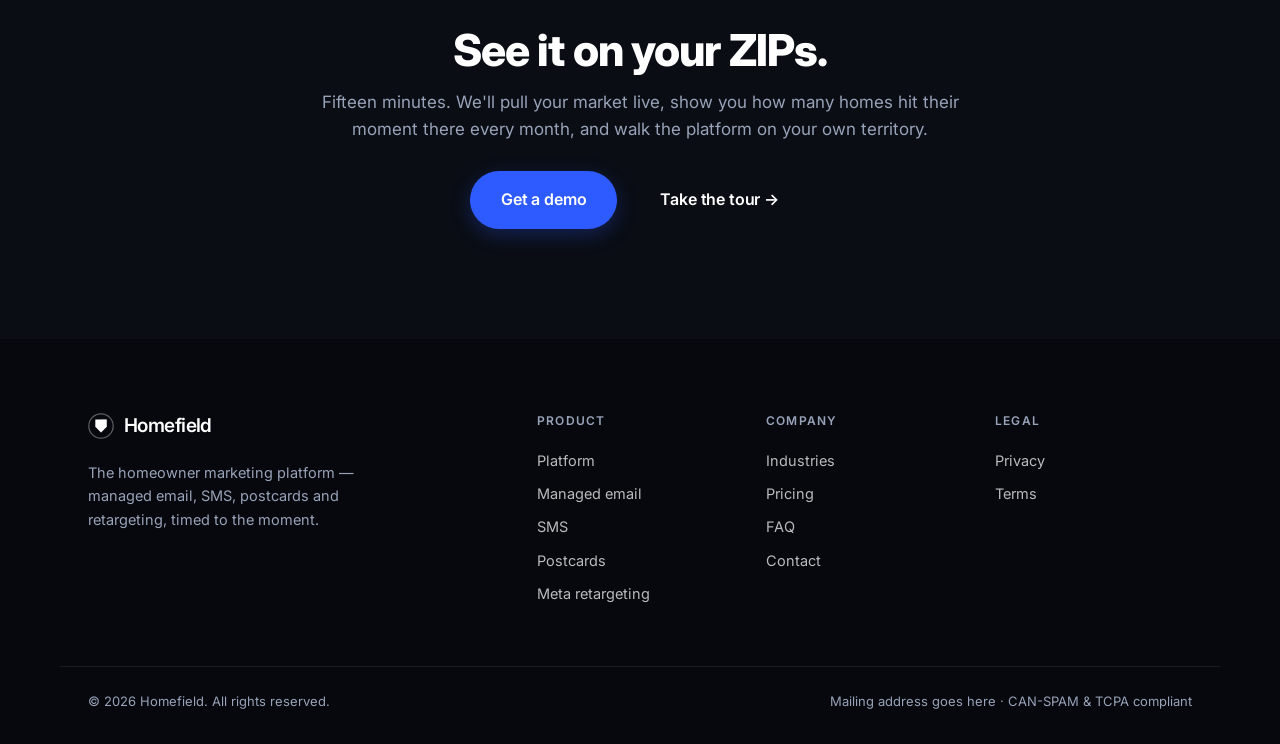
<file: sms.html>
<!DOCTYPE html>
<html lang="en">
<head>
<meta charset="utf-8">
<meta name="viewport" content="width=device-width, initial-scale=1">
<title>SMS — consent-based follow-up texting — Homefield</title>
<meta name="description" content="SMS on Homefield is the follow-up channel, never the cold one — built for crews and producers who quote fast. Automated sequences to homeowners who replied or opted in, a two-way inbox, 10DLC registration handled, quiet hours and opt-outs automatic. 3¢ a message, billed on usage.">
<meta property="og:title" content="Homefield SMS — the reply that keeps the deal warm">
<meta property="og:description" content="Consent-based texting for the businesses homeowners hire — crews and producers following up real homeowner conversations. Sequences start only after a reply or an opt-in — two-way inbox, 10DLC handled, quiet hours and opt-outs automatic. 3¢ a message.">
<meta property="og:type" content="website">
<link rel="preconnect" href="https://fonts.googleapis.com">
<link rel="preconnect" href="https://fonts.gstatic.com" crossorigin>
<link href="https://fonts.googleapis.com/css2?family=Instrument+Serif:ital@0;1&family=Inter:wght@400;500;600;700&family=JetBrains+Mono:wght@400;500&display=swap" rel="stylesheet">
<link rel="stylesheet" href="styles.css?v=pf7">
<link rel="icon" href="data:image/svg+xml,%3Csvg xmlns='http://www.w3.org/2000/svg' viewBox='0 0 32 32'%3E%3Ccircle cx='16' cy='16' r='16' fill='%230A0D14'/%3E%3Cpath d='M9 9h14v8.5L16 25l-7-7.5z' fill='%232E5BFF'/%3E%3C/svg%3E">
<script>document.documentElement.className += ' js';</script>
<style>
/* ── SMS-page components (sm-) ──────────────────────── */

/* Two-way inbox — the channel mock */
.sm-inbox{ max-width:780px; margin:0 auto; background:var(--paper); border:1px solid var(--line); border-radius:var(--r-lg); box-shadow:var(--shadow-lg); overflow:hidden; text-align:left; }
.sm-inbox__bar{ display:flex; align-items:center; gap:6px; padding:12px 18px; background:var(--paper-3); border-bottom:1px solid var(--line); }
.sm-inbox__tag{ margin-left:auto; font-family:var(--mono); font-size:10.5px; letter-spacing:.06em; text-transform:uppercase; color:var(--muted); }
.sm-inbox__body{ display:grid; grid-template-columns:250px 1fr; align-items:stretch; }
.sm-inbox__list{ border-right:1px solid var(--line); background:#FCFCFD; display:flex; flex-direction:column; }
.sm-inbox__row{ padding:14px 16px; border-bottom:1px solid var(--line); }
.sm-inbox__row--on{ background:var(--accent-soft); box-shadow:inset 3px 0 0 var(--accent); }
.sm-inbox__who{ display:flex; align-items:baseline; justify-content:space-between; gap:8px; margin-bottom:3px; }
.sm-inbox__who strong{ font-size:13.5px; font-weight:600; color:var(--ink); }
.sm-inbox__time{ font-family:var(--mono); font-size:10.5px; color:var(--muted); white-space:nowrap; }
.sm-inbox__prev{ font-size:12.5px; color:var(--muted); line-height:1.4; overflow:hidden; text-overflow:ellipsis; white-space:nowrap; }
.sm-inbox__row--out .sm-inbox__prev{ font-family:var(--mono); font-size:11px; letter-spacing:.05em; text-transform:uppercase; }
.sm-inbox__thread{ padding:20px 20px 16px; display:flex; flex-direction:column; gap:10px; min-width:0; }
.sm-inbox__ctx{ text-align:center; font-size:12px; color:var(--muted); margin-bottom:4px; }
.sm-inbox__msg{ max-width:86%; padding:10px 14px; border-radius:18px; font-size:14.5px; line-height:1.5; }
.sm-inbox__msg--out{ align-self:flex-end; background:var(--accent); color:#fff; border-bottom-right-radius:6px; }
.sm-inbox__msg--in{ align-self:flex-start; background:var(--paper-3); color:var(--ink-3); border-bottom-left-radius:6px; }
.sm-inbox__consent{ display:flex; align-items:center; justify-content:center; gap:7px; margin-top:6px; font-family:var(--mono); font-size:10px; letter-spacing:.07em; text-transform:uppercase; color:var(--muted); }
.sm-inbox__consent i{ width:6px; height:6px; border-radius:50%; background:var(--teal); flex-shrink:0; }
.sm-inbox__compose{ margin-top:10px; display:flex; align-items:center; gap:10px; }
.sm-inbox__field{ flex:1; border:1px solid var(--line); border-radius:999px; padding:9px 16px; font-size:13.5px; color:var(--muted); background:var(--paper); }
.sm-inbox__send{ flex-shrink:0; font-size:13px; font-weight:600; color:#fff; background:var(--accent); border-radius:999px; padding:9px 16px; }

/* Feature grid */
.sm-feats{ display:grid; grid-template-columns:repeat(3,1fr); gap:20px; }
.sm-feat{ background:var(--paper); border:1px solid var(--line); border-radius:var(--r-lg); padding:26px 24px 24px; box-shadow:var(--shadow-sm); }
.sm-feat__k{ font-family:var(--mono); font-size:10px; letter-spacing:.09em; text-transform:uppercase; font-weight:500; color:var(--accent-ink); margin-bottom:12px; }
.sm-feat h3{ font-size:18px; margin-bottom:8px; }
.sm-feat p:not([class]){ font-size:14px; color:var(--muted); line-height:1.6; }

/* Journey flow — highlight the SMS step */
.sm-flow .sm-hot{ border-color:var(--teal); box-shadow:0 0 0 1px var(--teal), var(--shadow-sm); }
.sm-flow .sm-hot .flow__k{ color:var(--teal); }

/* Compliance cards — dark section */
.sm-rules{ display:grid; grid-template-columns:repeat(2,1fr); gap:20px; max-width:880px; margin:0 auto; }
.sm-rule{ background:rgba(255,255,255,.04); border:1px solid var(--line-dark); border-radius:var(--r-lg); padding:26px 24px 24px; }
.sm-rule h3{ font-size:18px; margin-bottom:8px; }
.sm-rule p:not([class]){ font-size:14px; color:var(--muted-dark); line-height:1.6; }

/* Works-with row */
.sm-works{ display:grid; grid-template-columns:repeat(3,1fr); gap:20px; }
.sm-work{ background:var(--paper); border:1px solid var(--line); border-radius:var(--r-lg); padding:26px 24px 22px; box-shadow:var(--shadow-sm); }
.sm-work h3{ font-size:18px; margin-bottom:8px; }
.sm-work p:not([class]){ font-size:14px; color:var(--muted); line-height:1.6; margin-bottom:14px; }
.sm-work__names{ font-family:var(--mono); font-size:11.5px; letter-spacing:.04em; color:var(--ink-3); opacity:.75; line-height:1.8; }
.sm-works__note{ text-align:center; font-size:13px; color:var(--muted); margin-top:26px; }

/* Pricing note */
.sm-price{ max-width:560px; margin:0 auto; text-align:center; }
.sm-price__num{ font-family:var(--serif); font-size:clamp(60px,9vw,92px); line-height:1; letter-spacing:-.03em; }
.sm-price__unit{ font-size:15px; color:var(--muted); margin-top:8px; }
.sm-price__line{ font-size:16px; color:var(--muted); margin-top:18px; line-height:1.6; }
.sm-price__line strong{ color:var(--ink); font-weight:600; }

/* Mini FAQ */
.sm-faq{ max-width:760px; margin:0 auto; }

@media (max-width:960px){
  .sm-feats{ grid-template-columns:1fr 1fr; }
  .sm-works{ grid-template-columns:1fr; }
}
@media (max-width:640px){
  .sm-inbox__body{ grid-template-columns:1fr; }
  .sm-inbox__list{ display:none; }
  .sm-feats{ grid-template-columns:1fr; }
  .sm-rules{ grid-template-columns:1fr; }
}
</style>
</head>
<body>

<a class="skip" href="#main">Skip to content</a>

<header class="nav" id="nav">
  <div class="wrap nav__inner">
    <a class="brand" href="index.html" aria-label="Homefield home">
      <svg class="brand__mark" viewBox="0 0 32 32" aria-hidden="true">
        <circle cx="16" cy="16" r="15" fill="none" stroke="currentColor" stroke-width="1.5" opacity=".35"/>
        <path d="M9 8 H23 V17 L16 24 L9 17 Z" fill="currentColor"/>
        <path d="M16 8 H23 V17 L16 24 Z" fill="currentColor" opacity=".45"/>
      </svg>
      <span class="brand__word">Homefield</span>
    </a>

    <nav class="nav__links" aria-label="Primary">
      <div class="nav__dd">
        <button class="nav__ddbtn" type="button" aria-haspopup="true">Product <span class="car">▾</span></button>
        <div class="nav__ddmenu">
          <a href="platform.html">Platform overview<small>Segments, journeys, reporting — one dashboard</small></a>
          <a href="managed-email.html">Managed email<small>The channel we run for you</small></a>
          <a href="sms.html">SMS<small>Consent-based follow-up texting</small></a>
          <a href="postcards.html">Postcards<small>Triggered mail, no minimum drops</small></a>
          <a href="retargeting.html">Meta retargeting<small>Audiences synced to your ad account</small></a>
        </div>
      </div>
      <a href="industries.html">Industries</a>
      <a href="pricing.html">Pricing</a>
      <a href="faq.html">FAQ</a>
    </nav>

    <div class="nav__cta">
      <a class="signin" href="#">Sign in</a>
      <a class="btn btn--primary btn--sm" href="https://calendly.com/zatulovebrian/call" target="_blank" rel="noopener">Get a demo</a>
    </div>

    <button class="nav__toggle" id="navToggle" aria-expanded="false" aria-controls="mobileNav" aria-label="Open menu">
      <span></span><span></span>
    </button>
  </div>
  <div class="mobilenav" id="mobileNav" hidden>
    <a href="platform.html">Platform overview</a>
    <a href="managed-email.html">Managed email</a>
    <a href="sms.html">SMS</a>
    <a href="postcards.html">Postcards</a>
    <a href="retargeting.html">Meta retargeting</a>
    <a href="industries.html">Industries</a>
    <a href="pricing.html">Pricing</a>
    <a href="faq.html">FAQ</a>
    <a class="btn btn--primary" href="https://calendly.com/zatulovebrian/call" target="_blank" rel="noopener">Get a demo</a>
  </div>
</header>

<main id="main">

<!-- ── HERO ──────────────────────────────────────────── -->
<section class="hero hero--page">
  <div class="wrap hero__inner">
    <p class="eyebrow reveal">SMS</p>
    <h1 class="hero__h1 reveal">Replies become booked work.<br><em>Faster.</em></h1>
    <p class="hero__sub reveal">
      Built for the businesses homeowners hire — the crews and producers who quote fast: when a homeowner replies, the text
      books the work while the interest is hot. Owned follow-up on your own threads —
      sequences start only after a reply or an opt-in, with a two-way inbox, templates
      for your trade, and the compliance handled for you. Never a cold text.
    </p>
    <p class="hero__note reveal"><strong>3¢ a message</strong> · Consent-based by design · 10DLC handled</p>
  </div>
</section>

<!-- ── THE INBOX ─────────────────────────────────────── -->
<section class="section section--paper">
  <div class="wrap">
    <div class="sechead sechead--center">
      <p class="eyebrow eyebrow--dark">The product</p>
      <h2>One inbox. <em>Every deal in motion.</em></h2>
      <p class="lede">When a homeowner replies to the email, the text picks up the conversation —
      same home, same subject, minutes later — and moves it to a booked appointment.
      Automation opens the thread; you take over — from the truck or the desk — to close it.</p>
    </div>

    <div class="caps reveal" aria-label="SMS capabilities">
      <span>Sequences</span><span>Two-way inbox</span><span>10DLC</span><span>Quiet hours</span><span>Templates</span><span>Journey steps</span>
    </div>
    <br>

    <!-- SAMPLE CONTENT — illustrative inbox and thread for layout -->
    <div class="uiframe reveal">
      <div class="sm-inbox">
        <div class="sm-inbox__bar">
          <span class="dot"></span><span class="dot"></span><span class="dot"></span>
          <span class="sm-inbox__tag">Two-way inbox</span>
        </div>
        <div class="sm-inbox__body">
          <div class="sm-inbox__list" aria-hidden="true">
            <div class="sm-inbox__row sm-inbox__row--on">
              <p class="sm-inbox__who"><strong>Priya K.</strong><span class="sm-inbox__time">2m</span></p>
              <p class="sm-inbox__prev">Thursday works. Morning if possible.</p>
            </div>
            <div class="sm-inbox__row">
              <p class="sm-inbox__who"><strong>Dana M.</strong><span class="sm-inbox__time">1h</span></p>
              <p class="sm-inbox__prev">Friday afternoon works. Anytime after 2.</p>
            </div>
            <div class="sm-inbox__row sm-inbox__row--out">
              <p class="sm-inbox__who"><strong>Tom R.</strong><span class="sm-inbox__time">1d</span></p>
              <p class="sm-inbox__prev">Opted out · suppressed</p>
            </div>
          </div>
          <div class="sm-inbox__thread">
            <p class="sm-inbox__ctx">Priya replied to your roof email · Tue 9:14a</p>
            <p class="sm-inbox__msg sm-inbox__msg--out">Thanks for getting back to us about the roof — want us to swing by Thursday?</p>
            <p class="sm-inbox__msg sm-inbox__msg--in">Thursday works. Morning if possible.</p>
            <p class="sm-inbox__msg sm-inbox__msg--out">Locked in — Thursday 9am. I'll text when I'm 15 minutes out.</p>
            <p class="sm-inbox__consent"><span class="statchip">Consent recorded · opt-out honored</span></p>
            <div class="sm-inbox__compose" aria-hidden="true">
              <span class="sm-inbox__field">Type a reply…</span>
              <span class="sm-inbox__send">Send</span>
            </div>
          </div>
        </div>
      </div>
    </div>
  </div>
</section>

<!-- ── FEATURES ──────────────────────────────────────── -->
<section class="section">
  <div class="wrap">
    <div class="sechead sechead--center">
      <p class="eyebrow eyebrow--dark">What you get</p>
      <h2>Built for follow-up. <em>Only follow-up.</em></h2>
      <p class="lede">Every feature assumes the conversation already started — owned follow-up on
      threads that belong to you, not rented speed-to-lead on a shared lead four other
      crews are already dialing. There is no cold-blast button, and there never will be.</p>
    </div>

    <div class="sm-feats">
      <article class="sm-feat reveal">
        <div class="icn" aria-hidden="true"><svg viewBox="0 0 24 24"><path d="m3 11 18-8-8 18-2-8-8-2z"/></svg></div>
        <p class="sm-feat__k">Sequences</p>
        <h3>Consent-based sequences</h3>
        <p>Automated follow-up to repliers and opt-ins only. A sequence physically cannot start
        without a reply or an opt-in on the home's record — no uploads, no purchased lists.</p>
      </article>
      <article class="sm-feat reveal">
        <div class="icn" aria-hidden="true"><svg viewBox="0 0 24 24"><path d="M21 12a8 8 0 0 1-8 8H4l2-3a8 8 0 1 1 15-5z"/></svg></div>
        <p class="sm-feat__k">Inbox</p>
        <h3>Two-way inbox</h3>
        <p>Every thread in one place, threaded against the home. Jump in by hand the moment a
        job is ready to book — the automation steps aside, never on top of you.</p>
      </article>
      <article class="sm-feat reveal">
        <div class="icn" aria-hidden="true"><svg viewBox="0 0 24 24"><path d="M12 3 5 6v5c0 5 3.5 8.5 7 10 3.5-1.5 7-5 7-10V6l-7-3z"/><path d="m9 12 2 2 4-4"/></svg></div>
        <p class="sm-feat__k">Compliance</p>
        <h3>10DLC registration handled</h3>
        <p>Carrier registration filed in your business name at signup. Your traffic is registered
        sender traffic — delivered, not filtered.</p>
      </article>
      <article class="sm-feat reveal">
        <div class="icn" aria-hidden="true"><svg viewBox="0 0 24 24"><circle cx="12" cy="12" r="9"/><path d="M12 7v5l3 3"/></svg></div>
        <p class="sm-feat__k">Guardrails</p>
        <h3>Quiet hours + opt-outs, automatic</h3>
        <p>Sends queue until morning in the homeowner's local time. STOP is honored instantly and
        suppresses the number across every sequence and journey, forever.</p>
      </article>
      <article class="sm-feat reveal">
        <div class="icn" aria-hidden="true"><svg viewBox="0 0 24 24"><path d="M3 12h4l2-7 4 14 2-7h6"/></svg></div>
        <p class="sm-feat__k">Templates</p>
        <h3>Templates per industry</h3>
        <p>Roofing, HVAC, insurance, real estate — follow-ups written for your trade and tuned
        to book the visit, editable to your voice, ready the day you sign up.</p>
      </article>
      <article class="sm-feat reveal">
        <div class="icn" aria-hidden="true"><svg viewBox="0 0 24 24"><path d="M10 14a5 5 0 0 0 7 0l3-3a5 5 0 0 0-7-7l-2 2"/><path d="M14 10a5 5 0 0 0-7 0l-3 3a5 5 0 0 0 7 7l2-2"/></svg></div>
        <p class="sm-feat__k">Journeys</p>
        <h3>Journey steps</h3>
        <p>Drop SMS into any journey as a step — after the reply, before the booking — and let the
        branch logic decide which homes ever see a text.</p>
      </article>
    </div>
  </div>
</section>

<!-- ── IN A JOURNEY ──────────────────────────────────── -->
<section class="section section--paper sm-flow">
  <div class="wrap">
    <div class="sechead sechead--center">
      <p class="eyebrow eyebrow--dark">In a journey</p>
      <h2>Where SMS sits: <em>after the reply.</em></h2>
      <p class="lede">In the canonical Homefield journey, SMS never opens the conversation — it moves
      the warm one toward booked work. The branch decides; only repliers ever get the text.</p>
    </div>

    <!-- SAMPLE CONTENT — illustrative journey for layout -->
    <div class="flow reveal">
      <div class="flow__node flow__node--trigger">
        <p class="flow__k">Trigger</p>
        <p>Roof passes year 18 — the signals engine flags the home</p>
      </div>
      <div class="flow__node">
        <p class="flow__k">Action</p>
        <p>Managed email · 3-touch sequence</p>
      </div>
      <div class="flow__node">
        <p class="flow__k">Wait</p>
        <p>3 days</p>
      </div>
      <div class="flow__node">
        <p class="flow__k">Branch</p>
        <p>Replied?</p>
      </div>
      <div class="flow__branch">
        <div class="flow__lane">
          <div class="flow__node sm-hot">
            <p class="flow__k">Yes → SMS</p>
            <p>SMS follow-up · consent on reply</p>
          </div>
          <div class="flow__node">
            <p class="flow__k">Alert</p>
            <p>Qualified lead → inbox, Slack &amp; CRM — booked Thursday 9am</p>
          </div>
        </div>
        <div class="flow__lane">
          <div class="flow__node">
            <p class="flow__k">No → Mail</p>
            <p>Postcard · aging-roof template</p>
          </div>
          <div class="flow__node">
            <p class="flow__k">Action</p>
            <p>Add to Meta audience</p>
          </div>
        </div>
      </div>
    </div>
  </div>
</section>

<!-- ── COMPLIANCE ────────────────────────────────────── -->
<section class="section section--dark">
  <div class="wrap">
    <div class="sechead sechead--center sechead--onDark">
      <p class="eyebrow">Compliance</p>
      <h2>We don't do cold texts. <em>And neither should you.</em></h2>
      <p class="lede">Texting a homeowner who never asked isn't just rude — under the TCPA it can cost
      you four figures per message. Consent-based SMS isn't the cautious version of the channel.
      It's the version that works: the text lands mid-conversation, so it reads like service, not spam.</p>
    </div>

    <div class="sm-rules">
      <article class="sm-rule reveal">
        <h3>Express consent, recorded</h3>
        <p>A sequence can only start from a reply or an opt-in. The consent — its time, its source
        thread — is stored on the home's record, so you can prove it later.</p>
      </article>
      <article class="sm-rule reveal">
        <h3>STOP means stop</h3>
        <p>Opt-outs process instantly and suppress the number across every sequence, journey, and
        manual send. There is no re-add button.</p>
      </article>
      <article class="sm-rule reveal">
        <h3>Quiet hours by local time</h3>
        <p>Sends hold outside 8am–9pm in the homeowner's time zone — the TCPA window — and queue
        politely for morning. No 6am buzz, ever.</p>
      </article>
      <article class="sm-rule reveal">
        <h3>A registered sender</h3>
        <p>10DLC registration in your business name means carriers treat your traffic as legitimate
        business messaging — delivered to the handset, not the filter.</p>
      </article>
    </div>
  </div>
</section>

<!-- ── WORKS WITH ────────────────────────────────────── -->
<section class="section">
  <div class="wrap">
    <div class="sechead sechead--center">
      <p class="eyebrow eyebrow--dark">Works with</p>
      <h2>The text is a step, <em>not a silo.</em></h2>
      <p class="lede">Every thread, booking, and opt-out flows into the tools your shop or agency already runs.</p>
    </div>

    <div class="sm-works">
      <article class="sm-work reveal">
        <div class="icn icn--teal" aria-hidden="true"><svg viewBox="0 0 24 24"><path d="M10 14a5 5 0 0 0 7 0l3-3a5 5 0 0 0-7-7l-2 2"/><path d="M14 10a5 5 0 0 0-7 0l-3 3a5 5 0 0 0 7 7l2-2"/></svg></div>
        <h3>Your CRM</h3>
        <p>Threads, bookings, and opt-outs sync to the home's record in your system — both ways.</p>
        <p class="sm-work__names">ServiceTitan · Jobber · Housecall Pro · Follow Up Boss · HubSpot · AMS360</p>
      </article>
      <article class="sm-work reveal">
        <div class="icn icn--teal" aria-hidden="true"><svg viewBox="0 0 24 24"><path d="M10 14a5 5 0 0 0 7 0l3-3a5 5 0 0 0-7-7l-2 2"/><path d="M14 10a5 5 0 0 0-7 0l-3 3a5 5 0 0 0 7 7l2-2"/></svg></div>
        <h3>Slack alerts</h3>
        <p>A booked appointment or a qualified reply pings your channel the moment it happens — so
        the follow-up to the follow-up is fast too.</p>
        <p class="sm-work__names">Slack · Webhooks &amp; CSV · Zapier</p>
      </article>
      <article class="sm-work reveal">
        <div class="icn icn--teal" aria-hidden="true"><svg viewBox="0 0 24 24"><path d="M10 14a5 5 0 0 0 7 0l3-3a5 5 0 0 0-7-7l-2 2"/><path d="M14 10a5 5 0 0 0-7 0l-3 3a5 5 0 0 0 7 7l2-2"/></svg></div>
        <h3>Journeys</h3>
        <p>SMS slots into any Homefield journey as a step, sharing the same segments, branches, and
        reporting as email, postcards, and Meta.</p>
        <p class="sm-work__names">Data &amp; Segments · Journeys · Channels · Reporting</p>
      </article>
    </div>
    <p class="sm-works__note">Leads and events flow both ways — a customer in your CRM never gets a follow-up text meant for a prospect.</p>
  </div>
</section>

<!-- ── PRICING NOTE + FAQ ────────────────────────────── -->
<section class="section section--paper">
  <div class="wrap">
    <div class="sechead sechead--center">
      <p class="eyebrow eyebrow--dark">Pricing</p>
      <h2>Pay per message. <em>That's the whole model.</em></h2>
    </div>

    <!-- SAMPLE PRICING — layout only -->
    <div class="sm-price reveal">
      <p class="sm-price__num">3¢</p>
      <p class="sm-price__unit">per message, billed on usage</p>
      <p class="sm-price__line">Included in the platform subscription — <strong>$199/mo + usage</strong>.
      No bundles, no minimums, no breakage. If a sequence sends nothing this month, it costs nothing this month.</p>
    </div>
    <p class="fineprint fineprint--center">Sample pricing for layout — set your own rates before launch.</p>

    

    <div class="sm-faq">
      <div class="faq">
        <details class="faq__item">
          <summary>Is this compliant?</summary>
          <div class="faq__a"><p>It's built to be. Sequences can only start from a reply or an opt-in,
          and the consent is recorded — time and source thread — on the home's record. STOP is honored
          instantly, quiet hours are enforced in the homeowner's local time, and your number is 10DLC-registered
          to your business. There is no feature in the product that can send a cold text.</p></div>
        </details>
        <details class="faq__item">
          <summary>Can I text cold lists?</summary>
          <div class="faq__a"><p>No — and you don't want to. Cold SMS risks TCPA penalties that run four
          figures per message, and it converts terribly anyway, because a text from a stranger reads as spam.
          If you want to open conversations with homeowners who haven't heard from you, that's what managed
          email and postcards are for. SMS is where the conversation continues.</p></div>
        </details>
        <details class="faq__item">
          <summary>Do texts come from my number?</summary>
          <div class="faq__a"><p>From a dedicated local number registered to your business — an area code
          local to your market, 10DLC-registered in your name, and yours alone for as long as you're on the
          platform. Homeowners can call or text it back, and you can pick up any thread by hand from the
          two-way inbox.</p></div>
        </details>
      </div>
    </div>
  </div>
</section>

<!-- ── CTA BAND ──────────────────────────────────────── -->
<section class="section section--cta">
  <div class="wrap">
    <div class="ctaband">
      <h2>See it on your ZIPs.</h2>
      <p>Fifteen minutes. We'll pull your market live, show you how many homes hit their moment there every month, and walk the platform on your own territory.</p>
      <div class="ctaband__actions">
        <a class="btn btn--primary btn--lg" href="https://calendly.com/zatulovebrian/call" target="_blank" rel="noopener">Get a demo</a>
        <a class="btn btn--quiet btn--lg" href="platform.html">Take the tour →</a>
      </div>
    </div>
  </div>
</section>

</main>

<footer class="foot">
  <div class="wrap foot__inner">
    <div class="foot__brand">
      <a class="brand brand--foot" href="index.html">
        <svg class="brand__mark" viewBox="0 0 32 32" aria-hidden="true">
          <circle cx="16" cy="16" r="15" fill="none" stroke="currentColor" stroke-width="1.5" opacity=".35"/>
          <path d="M9 8 H23 V17 L16 24 L9 17 Z" fill="currentColor"/>
          <path d="M16 8 H23 V17 L16 24 Z" fill="currentColor" opacity=".45"/>
        </svg>
        <span class="brand__word">Homefield</span>
      </a>
      <p>The homeowner marketing platform — managed email, SMS, postcards and retargeting, timed to the moment.</p>
    </div>
    <nav class="foot__links" aria-label="Footer">
      <div>
        <h5>Product</h5>
        <a href="platform.html">Platform</a>
        <a href="managed-email.html">Managed email</a>
        <a href="sms.html">SMS</a>
        <a href="postcards.html">Postcards</a>
        <a href="retargeting.html">Meta retargeting</a>
      </div>
      <div>
        <h5>Company</h5>
        <a href="industries.html">Industries</a>
        <a href="pricing.html">Pricing</a>
        <a href="faq.html">FAQ</a>
        <a href="contact.html">Contact</a>
      </div>
      <div>
        <h5>Legal</h5>
        <a href="privacy.html">Privacy</a>
        <a href="terms.html">Terms</a>
      </div>
    </nav>
  </div>
  <div class="wrap foot__bar">
    <p>&copy; <span id="yr">2026</span> Homefield. All rights reserved.</p>
    <p>Mailing address goes here · CAN-SPAM &amp; TCPA compliant</p>
  </div>
</footer>

<script src="script.js"></script>
</body>
</html>
</file>
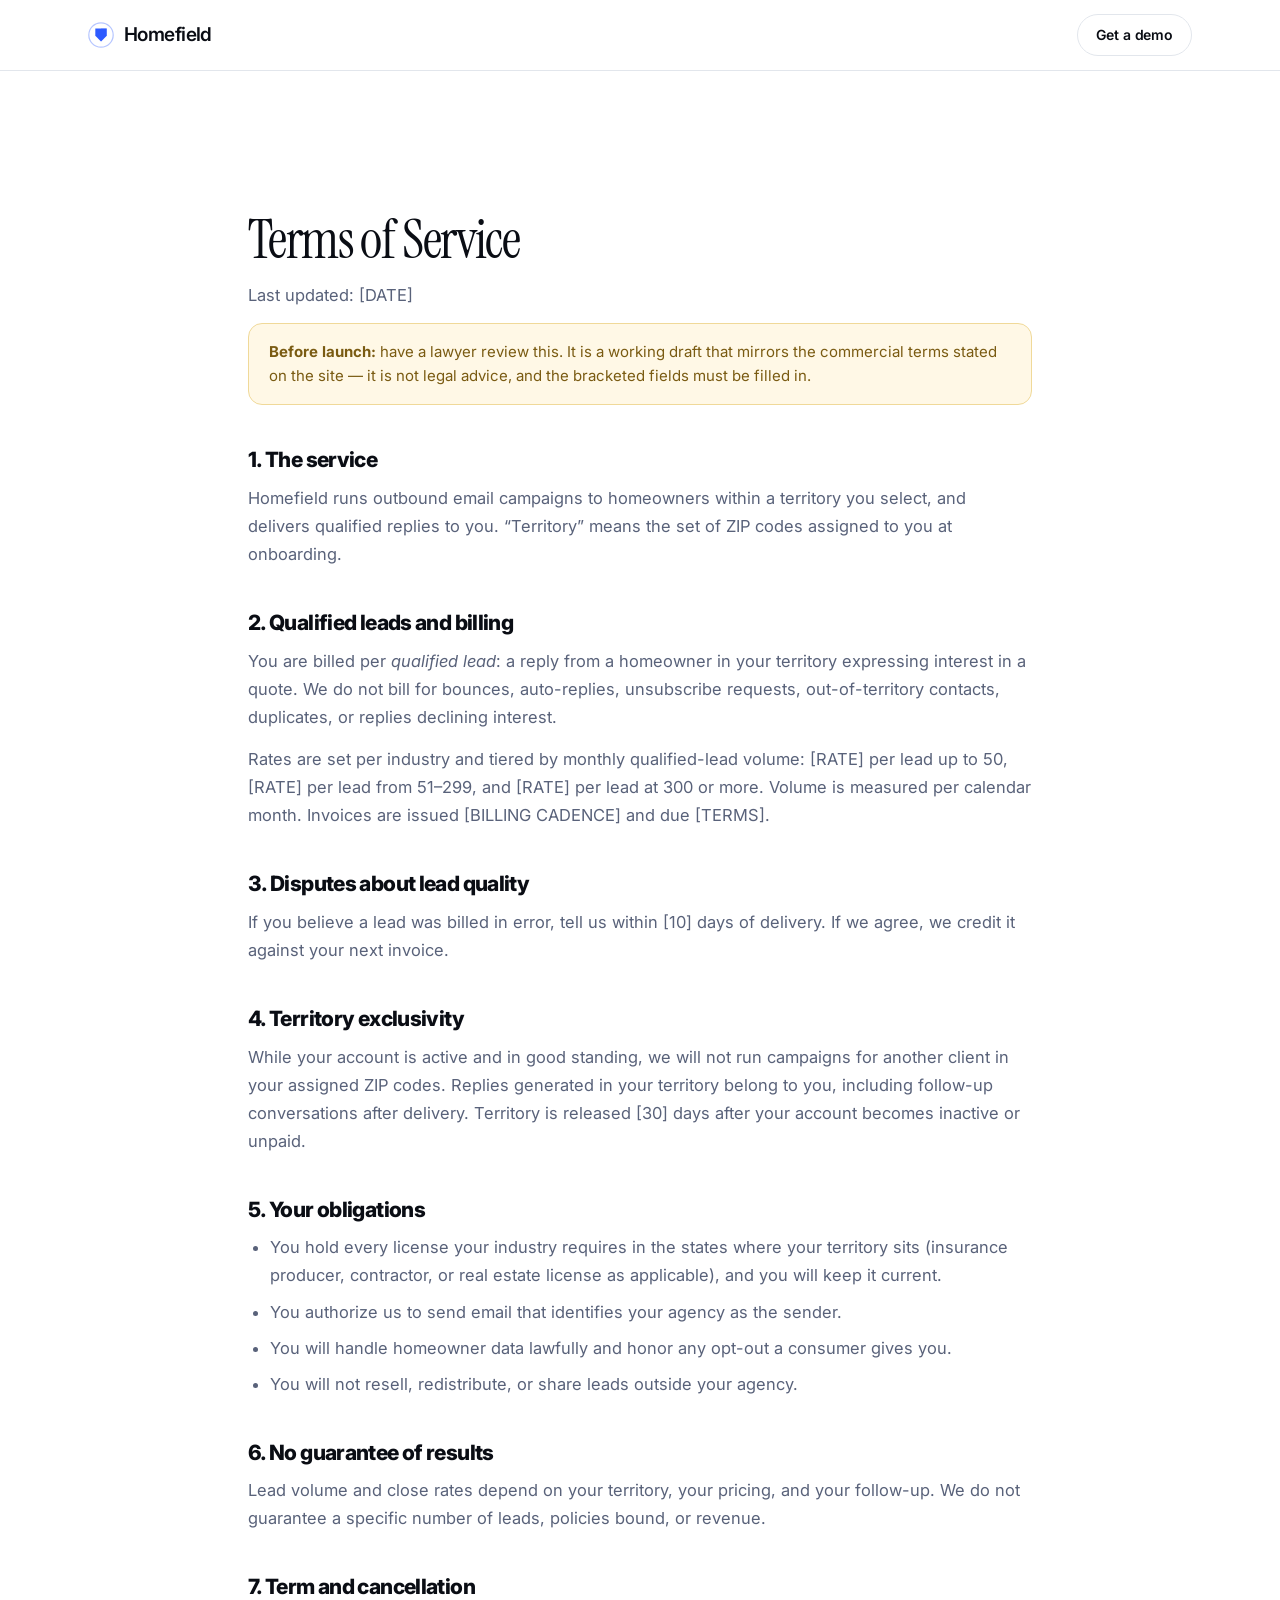
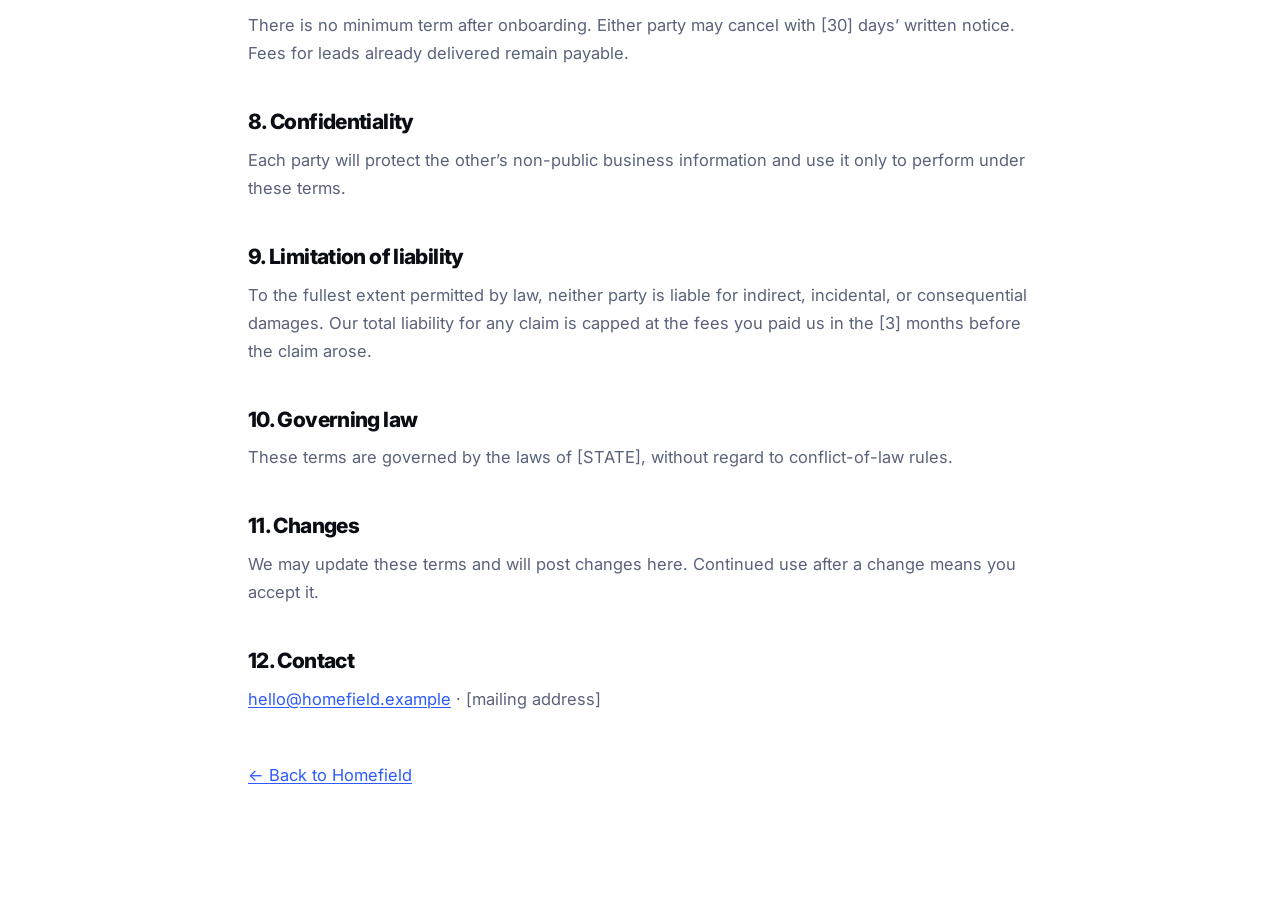
<file: terms.html>
<!DOCTYPE html>
<html lang="en">
<head>
<meta charset="utf-8">
<meta name="viewport" content="width=device-width, initial-scale=1">
<title>Terms of Service — Homefield</title>
<meta name="robots" content="noindex">
<meta property="og:title" content="Terms of Service — Homefield">
<meta property="og:description" content="Terms of Service — Homefield">
<meta property="og:type" content="website">
<link rel="preconnect" href="https://fonts.googleapis.com">
<link rel="preconnect" href="https://fonts.gstatic.com" crossorigin>
<link href="https://fonts.googleapis.com/css2?family=Instrument+Serif&family=Inter:wght@400;500;600&display=swap" rel="stylesheet">
<link rel="stylesheet" href="styles.css?v=pf7">
<link rel="icon" href="data:image/svg+xml,%3Csvg xmlns='http://www.w3.org/2000/svg' viewBox='0 0 32 32'%3E%3Ccircle cx='16' cy='16' r='16' fill='%230A0D14'/%3E%3Cpath d='M9 9h14v8.5L16 25l-7-7.5z' fill='%232E5BFF'/%3E%3C/svg%3E">
</head>
<body>

<header class="nav is-solid">
  <div class="wrap nav__inner">
    <a class="brand" href="index.html">
      <svg class="brand__mark" viewBox="0 0 32 32" aria-hidden="true">
        <circle cx="16" cy="16" r="15" fill="none" stroke="currentColor" stroke-width="1.5" opacity=".35"/>
        <path d="M9 8 H23 V17 L16 24 L9 17 Z" fill="currentColor"/>
        <path d="M16 8 H23 V17 L16 24 Z" fill="currentColor" opacity=".45"/>
      </svg>
      <span class="brand__word">Homefield</span>
    </a>
    <div class="nav__cta" style="margin-left:auto">
      <a class="btn btn--ghost btn--sm" href="https://calendly.com/zatulovebrian/call" target="_blank" rel="noopener">Get a demo</a>
    </div>
  </div>
</header>

<main class="legal">
  <div class="wrap wrap--narrow">
    <h1>Terms of Service</h1>
    <p class="legal__updated">Last updated: <!-- TODO -->[DATE]</p>

    <div class="todo">
      <strong>Before launch:</strong> have a lawyer review this. It is a working draft that
      mirrors the commercial terms stated on the site — it is not legal advice, and the
      bracketed fields must be filled in.
    </div>

    <h2>1. The service</h2>
    <p>Homefield runs outbound email campaigns to homeowners within a territory you select, and delivers qualified replies to you. &ldquo;Territory&rdquo; means the set of ZIP codes assigned to you at onboarding.</p>

    <h2>2. Qualified leads and billing</h2>
    <p>You are billed per <em>qualified lead</em>: a reply from a homeowner in your territory expressing interest in a quote. We do not bill for bounces, auto-replies, unsubscribe requests, out-of-territory contacts, duplicates, or replies declining interest.</p>
    <p>Rates are set per industry and tiered by monthly qualified-lead volume: [RATE] per lead up to 50, [RATE] per lead from 51&ndash;299, and [RATE] per lead at 300 or more. Volume is measured per calendar month. Invoices are issued [BILLING CADENCE] and due [TERMS].</p>

    <h2>3. Disputes about lead quality</h2>
    <p>If you believe a lead was billed in error, tell us within [10] days of delivery. If we agree, we credit it against your next invoice.</p>

    <h2>4. Territory exclusivity</h2>
    <p>While your account is active and in good standing, we will not run campaigns for another client in your assigned ZIP codes. Replies generated in your territory belong to you, including follow-up conversations after delivery. Territory is released [30] days after your account becomes inactive or unpaid.</p>

    <h2>5. Your obligations</h2>
    <ul>
      <li>You hold every license your industry requires in the states where your territory sits (insurance producer, contractor, or real estate license as applicable), and you will keep it current.</li>
      <li>You authorize us to send email that identifies your agency as the sender.</li>
      <li>You will handle homeowner data lawfully and honor any opt-out a consumer gives you.</li>
      <li>You will not resell, redistribute, or share leads outside your agency.</li>
    </ul>

    <h2>6. No guarantee of results</h2>
    <p>Lead volume and close rates depend on your territory, your pricing, and your follow-up. We do not guarantee a specific number of leads, policies bound, or revenue.</p>

    <h2>7. Term and cancellation</h2>
    <p>There is no minimum term after onboarding. Either party may cancel with [30] days&rsquo; written notice. Fees for leads already delivered remain payable.</p>

    <h2>8. Confidentiality</h2>
    <p>Each party will protect the other&rsquo;s non-public business information and use it only to perform under these terms.</p>

    <h2>9. Limitation of liability</h2>
    <p>To the fullest extent permitted by law, neither party is liable for indirect, incidental, or consequential damages. Our total liability for any claim is capped at the fees you paid us in the [3] months before the claim arose.</p>

    <h2>10. Governing law</h2>
    <p>These terms are governed by the laws of [STATE], without regard to conflict-of-law rules.</p>

    <h2>11. Changes</h2>
    <p>We may update these terms and will post changes here. Continued use after a change means you accept it.</p>

    <h2>12. Contact</h2>
    <p><a href="mailto:hello@homefield.example">hello@homefield.example</a> &middot; [mailing address]</p>

    <p style="margin-top:48px"><a href="index.html">&larr; Back to Homefield</a></p>
  </div>
</main>

</body>
</html>
</file>
<file: styles.css>
/* ============================================================
   Homefield — homeowner insurance leads
   ============================================================ */

:root{
  --ink:        #0A0D14;
  --ink-2:      #141A26;
  --ink-3:      #222A3A;
  --paper:      #FFFFFF;
  --paper-2:    #F5F6F8;
  --paper-3:    #EEF0F4;
  --line:       #E2E6EC;
  --line-dark:  rgba(255,255,255,.12);
  --muted:      #59627A;
  --muted-dark: #98A2B8;
  --accent:     #2E5BFF;
  --accent-ink: #1B3ED1;
  --accent-soft:#EDF1FF;
  --teal:       #0FB39B;

  --r-sm: 8px;
  --r:    14px;
  --r-lg: 22px;

  --shadow-sm: 0 1px 2px rgba(10,13,20,.05), 0 4px 12px rgba(10,13,20,.04);
  --shadow:    0 2px 4px rgba(10,13,20,.04), 0 12px 32px rgba(10,13,20,.08);
  --shadow-lg: 0 4px 8px rgba(10,13,20,.06), 0 30px 70px rgba(10,13,20,.14);

  --serif: "Instrument Serif", Georgia, "Times New Roman", serif;
  --sans:  "Inter", -apple-system, BlinkMacSystemFont, "Segoe UI", Roboto, Helvetica, Arial, sans-serif;
  --mono:  "JetBrains Mono", ui-monospace, SFMono-Regular, Menlo, monospace;
}

*,*::before,*::after{ box-sizing:border-box; }

html{ scroll-behavior:smooth; scroll-padding-top:88px; -webkit-text-size-adjust:100%; }

body{
  margin:0;
  font-family:var(--sans);
  font-size:17px;
  line-height:1.6;
  color:var(--ink);
  background:var(--paper);
  -webkit-font-smoothing:antialiased;
  text-rendering:optimizeLegibility;
}

img{ max-width:100%; display:block; }

h1,h2,h3,h4{ margin:0; line-height:1.08; letter-spacing:-.03em; font-weight:800; }
p{ margin:0; }
ul,ol{ margin:0; padding:0; list-style:none; }
a{ color:inherit; text-decoration:none; }

.visually-hidden{
  position:absolute; width:1px; height:1px; padding:0; margin:-1px;
  overflow:hidden; clip:rect(0 0 0 0); white-space:nowrap; border:0;
}

.skip{
  position:absolute; left:-9999px; top:0; z-index:200;
  background:var(--ink); color:#fff; padding:12px 18px; border-radius:0 0 var(--r-sm) 0;
}
.skip:focus{ left:0; }

:focus-visible{ outline:2px solid var(--accent); outline-offset:3px; border-radius:4px; }

/* ── layout ─────────────────────────────────────────── */

.wrap{ width:100%; max-width:1160px; margin:0 auto; padding:0 28px; }
.wrap--narrow{ max-width:840px; }

.section{ padding:110px 0; }
.section--tight{ padding:88px 0; }
.section--paper{ background:var(--paper-2); }
.section--dark{ background:var(--ink); color:#fff; }

.sechead{ max-width:660px; margin-bottom:56px; }
.sechead--center{ margin-left:auto; margin-right:auto; text-align:center; }
.sechead h2{ font-size:clamp(30px,4vw,44px); margin-bottom:18px; }
.sechead .lede{ color:var(--muted); font-size:18px; }
.sechead--onDark .lede{ color:var(--muted-dark); }

.lede{ color:var(--muted); font-size:18px; }

.eyebrow{
  font-size:12px; font-weight:600; letter-spacing:.14em; text-transform:uppercase;
  color:var(--muted-dark); margin-bottom:16px;
}
.eyebrow--dark{ color:var(--accent); }

.fineprint{
  margin-top:40px; font-size:13.5px; line-height:1.65; color:var(--muted); max-width:760px;
}
.fineprint--center{ margin-left:auto; margin-right:auto; text-align:center; }

/* ── buttons ────────────────────────────────────────── */

.btn{
  display:inline-flex; align-items:center; justify-content:center; gap:8px;
  font-family:var(--sans); font-size:15px; font-weight:600; letter-spacing:-.01em;
  padding:12px 22px; border-radius:999px; border:1px solid transparent;
  cursor:pointer; transition:transform .15s ease, background .15s ease, border-color .15s ease, box-shadow .15s ease;
  white-space:nowrap;
}
.btn:hover{ transform:translateY(-1px); }
.btn:active{ transform:translateY(0); }

.btn--primary{ background:var(--accent); color:#fff; box-shadow:0 6px 20px rgba(46,91,255,.28); }
.btn--primary:hover{ background:var(--accent-ink); box-shadow:0 8px 26px rgba(46,91,255,.34); }

.btn--dark{ background:var(--ink); color:#fff; }
.btn--dark:hover{ background:var(--ink-2); }

.btn--outline{ border-color:var(--line); background:var(--paper); color:var(--ink); }
.btn--outline:hover{ border-color:var(--ink); }

.btn--ghost{ border-color:rgba(255,255,255,.22); color:#fff; }
.btn--ghost:hover{ background:rgba(255,255,255,.09); }

.btn--quiet{ color:#fff; border-color:transparent; }
.btn--quiet:hover{ background:rgba(255,255,255,.08); }

.btn--sm{ padding:9px 18px; font-size:14px; }
.btn--lg{ padding:15px 30px; font-size:16px; }
.btn--full{ width:100%; }

/* ── nav ────────────────────────────────────────────── */

.nav{
  position:sticky; top:0; z-index:100;
  background:rgba(255,255,255,.85);
  backdrop-filter:saturate(180%) blur(14px);
  -webkit-backdrop-filter:saturate(180%) blur(14px);
  border-bottom:1px solid var(--line);
  color:var(--ink);
  transition:background .25s ease, border-color .25s ease, color .25s ease;
}
.nav.is-solid{
  background:rgba(255,255,255,.88);
  border-bottom-color:var(--line);
  color:var(--ink);
}
.nav.is-solid .btn--ghost{ border-color:var(--line); color:var(--ink); }
.nav.is-solid .btn--ghost:hover{ background:var(--paper-2); }
.nav.is-solid .nav__links a{ color:var(--muted); }
.nav.is-solid .nav__links a:hover{ color:var(--ink); }
.nav.is-solid .nav__toggle span{ background:var(--ink); }

.nav__inner{ display:flex; align-items:center; gap:32px; height:70px; }

.brand{ display:inline-flex; align-items:center; gap:10px; flex-shrink:0; }
.brand__mark{ width:26px; height:26px; }
.brand__word{ font-size:19px; font-weight:600; letter-spacing:-.03em; }

.nav__links{ display:flex; gap:28px; margin-left:auto; }
.nav__links a{
  font-size:14.5px; font-weight:500; color:rgba(255,255,255,.74);
  transition:color .15s ease;
}
.nav__links a:hover{ color:#fff; }

.nav__cta{ flex-shrink:0; }

.nav__toggle{
  display:none; flex-direction:column; justify-content:center; gap:5px;
  width:40px; height:40px; margin-left:auto;
  background:none; border:0; cursor:pointer; padding:0;
}
.nav__toggle span{
  display:block; height:2px; width:20px; margin:0 auto; background:#fff; border-radius:2px;
  transition:transform .2s ease, opacity .2s ease;
}
.nav__toggle[aria-expanded="true"] span:first-child{ transform:translateY(3.5px) rotate(45deg); }
.nav__toggle[aria-expanded="true"] span:last-child{ transform:translateY(-3.5px) rotate(-45deg); }

.mobilenav{
  display:none; flex-direction:column; gap:4px;
  padding:12px 28px 26px;
  border-top:1px solid rgba(255,255,255,.08);
}
.mobilenav a{ padding:12px 0; font-size:16px; font-weight:500; }
.mobilenav .btn{ margin-top:12px; }
.nav.is-solid .mobilenav{ border-top-color:var(--line); }

/* ── hero ───────────────────────────────────────────── */

.hero{
  position:relative; overflow:hidden;
  background:var(--ink); color:#fff;
  padding:104px 0 96px;
  margin-top:-70px; padding-top:174px;
}
.hero__glow{
  position:absolute; inset:0; pointer-events:none;
  background:
    radial-gradient(680px 420px at 18% 8%, rgba(46,91,255,.30), transparent 62%),
    radial-gradient(560px 380px at 84% 22%, rgba(15,179,155,.11), transparent 60%),
    radial-gradient(900px 500px at 50% 108%, rgba(46,91,255,.14), transparent 70%);
}
.hero__inner{ position:relative; max-width:900px; }

.hero__h1{
  font-family:var(--sans); font-weight:800;
  font-size:clamp(44px,7vw,80px); line-height:1.02; letter-spacing:-.025em;
  margin-bottom:26px;
}
.hero__h1 em{ font-family:var(--serif); font-style:italic; font-weight:400; color:var(--accent); letter-spacing:-.01em; }

.hero__sub{ font-size:clamp(17px,2vw,20px); color:var(--muted-dark); max-width:610px; margin-bottom:36px; }

.hero__actions{ display:flex; flex-wrap:wrap; gap:12px; margin-bottom:20px; }

.hero__note{ font-size:14.5px; color:var(--muted-dark); }
.hero__note strong{ color:#fff; font-weight:600; }
.hero__sub strong{ color:#fff; font-weight:600; }

.hero__strip{
  display:grid; grid-template-columns:repeat(4,1fr); gap:24px;
  margin-top:64px; padding-top:32px; border-top:1px solid var(--line-dark);
}
.hero__strip li{ font-size:13.5px; color:var(--muted-dark); line-height:1.4; }
.hero__strip span{
  display:block; font-family:var(--serif); font-size:34px; color:#fff;
  letter-spacing:-.02em; margin-bottom:4px;
}

/* ── CAC cards ──────────────────────────────────────── */

.cac{ display:grid; grid-template-columns:repeat(3,1fr); gap:20px; }

.cac__card{
  background:var(--paper); border:1px solid var(--line); border-radius:var(--r-lg);
  padding:32px 28px 30px; display:flex; flex-direction:column;
}
.cac__card--win{
  background:var(--ink); border-color:var(--ink); color:#fff;
  box-shadow:var(--shadow-lg); position:relative;
}

.cac__label{ font-size:13px; font-weight:600; letter-spacing:.1em; text-transform:uppercase; color:var(--muted); margin-bottom:18px; }
.cac__card--win .cac__label{ color:#8FA8FF; }

.cac__num{ font-family:var(--serif); font-size:52px; line-height:1; letter-spacing:-.03em; }
.cac__num span{ font-size:30px; color:var(--muted); }
.cac__card--win .cac__num span{ color:var(--muted-dark); }

.cac__unit{ font-size:13.5px; color:var(--muted); margin:8px 0 22px; }
.cac__card--win .cac__unit{ color:var(--muted-dark); }

.cac__list{ display:flex; flex-direction:column; gap:11px; font-size:14.5px; color:var(--muted); }
.cac__card--win .cac__list{ color:#D7DDEA; }
.cac__list li{ position:relative; padding-left:18px; line-height:1.5; }
.cac__list li::before{
  content:""; position:absolute; left:0; top:9px;
  width:6px; height:6px; border-radius:50%; background:var(--line);
}
.cac__card--win .cac__list li::before{ background:var(--teal); }

.cac__foot{
  margin-top:auto; padding-top:22px;
  font-size:13.5px; line-height:1.5; color:#8FA8FF;
  border-top:1px solid var(--line-dark);
}

/* ── two-column grids ───────────────────────────────── */

.grid-2{ display:grid; grid-template-columns:1fr 1fr; gap:72px; align-items:center; }
.grid-2--flip .grid-2__text{ order:2; }
.grid-2--flip .grid-2__visual{ order:1; }

.grid-2__text h2{ font-size:clamp(28px,3.4vw,40px); margin:0 0 18px; }
.grid-2__text .lede{ margin-bottom:26px; }
.grid-2__text .btn{ margin-top:30px; }

.ticks{ display:flex; flex-direction:column; gap:13px; }
.ticks li{ position:relative; padding-left:30px; font-size:16px; color:var(--muted); line-height:1.5; }
.ticks li strong{ color:var(--ink); font-weight:600; }
.ticks li::before{
  content:""; position:absolute; left:0; top:6px; width:18px; height:18px;
  border-radius:50%; background:var(--accent-soft);
  background-image:url("data:image/svg+xml,%3Csvg xmlns='http://www.w3.org/2000/svg' viewBox='0 0 20 20' fill='%232E5BFF'%3E%3Cpath d='M8.2 13.6 5.1 10.5l1.2-1.2 1.9 1.9 5-5 1.2 1.2z'/%3E%3C/svg%3E");
  background-size:contain;
}
.ticks--light li{ color:rgba(255,255,255,.78); }
.ticks--light li strong{ color:#fff; }
.ticks--light li::before{ background-color:rgba(255,255,255,.14); }

/* ── sample reply ───────────────────────────────────── */

.reply{
  background:var(--paper); border:1px solid var(--line); border-radius:var(--r-lg);
  box-shadow:var(--shadow); overflow:hidden; margin-bottom:20px;
}
.reply__bar{
  display:flex; align-items:center; gap:6px;
  padding:12px 18px; background:var(--paper-3); border-bottom:1px solid var(--line);
}
.dot{ width:9px; height:9px; border-radius:50%; background:#CDD3DD; }
.reply__tag{
  margin-left:auto; font-family:var(--mono); font-size:11px; letter-spacing:.04em;
  text-transform:uppercase; color:var(--muted);
}
.reply__head{ display:flex; align-items:center; gap:12px; padding:22px 24px 14px; }
.avatar{
  width:40px; height:40px; border-radius:50%; flex-shrink:0;
  background:var(--accent-soft); color:var(--accent-ink);
  display:grid; place-items:center; font-size:13px; font-weight:600; letter-spacing:.02em;
}
.reply__from{ font-weight:600; font-size:15px; }
.reply__meta{ font-size:13px; color:var(--muted); }
.reply__body{
  padding:0 24px 20px; font-size:17px; line-height:1.6; color:var(--ink-3);
}
.reply__foot{
  display:flex; align-items:center; gap:12px;
  padding:14px 24px; border-top:1px solid var(--line); background:#FCFCFD;
}
.pill{
  font-size:12px; font-weight:600; letter-spacing:.02em;
  padding:4px 11px; border-radius:999px;
}
.pill--good{ background:rgba(15,179,155,.12); color:#0A7D6C; }
.reply__time{ font-size:13px; color:var(--muted); }

.record{
  background:var(--ink); color:#fff; border-radius:var(--r-lg); padding:26px 26px 22px;
  box-shadow:var(--shadow-lg);
}
.record__title{
  font-family:var(--mono); font-size:11.5px; letter-spacing:.1em; text-transform:uppercase;
  color:#8FA8FF; margin-bottom:18px;
}
.record__grid{ display:grid; grid-template-columns:1fr 1fr; gap:1px; margin:0; background:var(--line-dark); border:1px solid var(--line-dark); border-radius:var(--r-sm); overflow:hidden; }
.record__grid > div{ background:var(--ink); padding:12px 14px; }
.record__wide{ grid-column:1 / -1; }
.record__grid dt{ font-size:11.5px; letter-spacing:.06em; text-transform:uppercase; color:var(--muted-dark); margin-bottom:3px; }
.record__grid dd{ margin:0; font-size:14px; font-weight:500; }
.record__foot{ margin-top:16px; font-size:13px; color:var(--muted-dark); }

/* ── steps ──────────────────────────────────────────── */

.steps{ display:grid; grid-template-columns:repeat(3,1fr); gap:20px; }
.step{
  background:var(--paper); border:1px solid var(--line); border-radius:var(--r-lg);
  padding:30px 28px 32px; transition:box-shadow .2s ease, transform .2s ease;
}
.step:hover{ box-shadow:var(--shadow); transform:translateY(-2px); }
.step__n{
  font-family:var(--mono); font-size:12px; font-weight:500; color:var(--accent);
  letter-spacing:.1em; margin-bottom:20px;
}
.step h3{ font-size:21px; margin-bottom:10px; }
.step p:not([class]){ font-size:15.5px; color:var(--muted); line-height:1.6; }

.targeting{
  display:grid; grid-template-columns:repeat(4,1fr); gap:36px;
  margin-top:64px; padding-top:44px; border-top:1px solid var(--line);
}
.targeting h4{ font-size:15px; margin-bottom:9px; }
.targeting p{ font-size:14.5px; color:var(--muted); line-height:1.6; }

/* ── comparison table ───────────────────────────────── */

.tablewrap{ overflow-x:auto; -webkit-overflow-scrolling:touch; border-radius:var(--r-lg); }

.cmp{ width:100%; min-width:720px; border-collapse:collapse; font-size:15px; }
.cmp th, .cmp td{ padding:18px 22px; text-align:left; vertical-align:top; }
.cmp thead th{
  font-size:12px; letter-spacing:.1em; text-transform:uppercase; font-weight:600;
  color:var(--muted-dark); border-bottom:1px solid var(--line-dark); white-space:nowrap;
}
.cmp thead th.cmp__win{ color:#fff; }
.cmp tbody th{
  font-weight:500; color:#fff; width:210px;
}
.cmp tbody td{ color:var(--muted-dark); }
.cmp tbody tr{ border-bottom:1px solid rgba(255,255,255,.07); }
.cmp tbody tr:last-child{ border-bottom:0; }
.cmp .cmp__win{ background:rgba(46,91,255,.13); color:#fff; font-weight:500; }
.cmp thead th.cmp__win{ border-radius:var(--r) var(--r) 0 0; }
.cmp tbody tr:last-child .cmp__win{ border-radius:0 0 var(--r) var(--r); }

/* ── territory map ──────────────────────────────────── */

.map{
  position:relative; aspect-ratio:1/.82;
  background:var(--paper); border:1px solid var(--line); border-radius:var(--r-lg);
  box-shadow:var(--shadow); padding:26px; overflow:hidden;
}
.map__grid{
  height:100%; width:100%;
  display:grid; grid-template-columns:repeat(7,1fr); grid-auto-rows:1fr; gap:7px;
}
.map__grid i{ border-radius:5px; background:var(--paper-3); }
.map__grid i.on{ background:var(--accent); }
.map__grid i.dim{ background:var(--accent-soft); }
.map__legend{
  position:absolute; left:26px; bottom:20px; display:flex; gap:18px;
  font-size:12.5px; color:var(--muted); background:rgba(255,255,255,.92);
  padding:8px 12px; border-radius:999px; border:1px solid var(--line);
}
.map__legend span{ display:inline-flex; align-items:center; gap:7px; }
.sw{ width:11px; height:11px; border-radius:3px; display:inline-block; }
.sw--locked{ background:var(--accent); }
.sw--open{ background:var(--paper-3); border:1px solid var(--line); }

/* ── pricing ────────────────────────────────────────── */

.tiers{ display:grid; grid-template-columns:repeat(3,1fr); gap:20px; align-items:start; }

.tier{
  background:var(--paper); border:1px solid var(--line); border-radius:var(--r-lg);
  padding:34px 30px 32px; display:flex; flex-direction:column;
}
.tier--feature{
  background:var(--ink); border-color:var(--ink); color:#fff;
  box-shadow:var(--shadow-lg); padding-top:26px;
}
.tier__flag{
  display:inline-block; align-self:flex-start; margin-bottom:16px;
  font-size:11.5px; font-weight:600; letter-spacing:.08em; text-transform:uppercase;
  color:#B9C6FF; background:rgba(46,91,255,.22); padding:5px 12px; border-radius:999px;
}
.tier__name{ font-size:15px; font-weight:600; letter-spacing:.01em; margin-bottom:14px; }
.tier__price{ font-family:var(--serif); font-size:58px; line-height:1; letter-spacing:-.03em; }
.tier__price span{ font-family:var(--sans); font-size:16px; font-weight:500; color:var(--muted); letter-spacing:0; }
.tier--feature .tier__price span{ color:var(--muted-dark); }
.tier__price--label{ font-size:34px; padding-top:10px; }
.tier__price--label span{ display:block; margin-top:6px; font-size:13px; }
.tier__vol{ font-size:14.5px; color:var(--muted); margin:12px 0 26px; }
.tier--feature .tier__vol{ color:var(--muted-dark); }

.tier__list{ display:flex; flex-direction:column; gap:11px; margin-bottom:32px; }
.tier__list li{ position:relative; padding-left:24px; font-size:14.5px; color:var(--muted); line-height:1.5; }
.tier--feature .tier__list li{ color:#D7DDEA; }
.tier__list li::before{
  content:""; position:absolute; left:0; top:5px; width:15px; height:15px; border-radius:50%;
  background:var(--paper-3);
  background-image:url("data:image/svg+xml,%3Csvg xmlns='http://www.w3.org/2000/svg' viewBox='0 0 20 20' fill='%2359627A'%3E%3Cpath d='M8.2 13.6 5.1 10.5l1.2-1.2 1.9 1.9 5-5 1.2 1.2z'/%3E%3C/svg%3E");
  background-size:contain;
}
.tier--feature .tier__list li::before{
  background-color:rgba(255,255,255,.14);
  background-image:url("data:image/svg+xml,%3Csvg xmlns='http://www.w3.org/2000/svg' viewBox='0 0 20 20' fill='%23FFFFFF'%3E%3Cpath d='M8.2 13.6 5.1 10.5l1.2-1.2 1.9 1.9 5-5 1.2 1.2z'/%3E%3C/svg%3E");
}
.tier .btn{ margin-top:auto; }

/* ── FAQ ────────────────────────────────────────────── */

.faq{ border-top:1px solid var(--line); }
.faq__item{ border-bottom:1px solid var(--line); }
.faq__item summary{
  list-style:none; cursor:pointer; padding:24px 44px 24px 0; position:relative;
  font-size:17.5px; font-weight:500; letter-spacing:-.01em;
}
.faq__item summary::-webkit-details-marker{ display:none; }
.faq__item summary::after{
  content:""; position:absolute; right:6px; top:50%; width:12px; height:12px;
  margin-top:-6px;
  background-image:url("data:image/svg+xml,%3Csvg xmlns='http://www.w3.org/2000/svg' viewBox='0 0 20 20' fill='%2359627A'%3E%3Cpath d='M10 14 3 6.5 4.5 5 10 11l5.5-6L17 6.5z'/%3E%3C/svg%3E");
  background-size:contain; background-repeat:no-repeat;
  transition:transform .2s ease;
}
.faq__item[open] summary::after{ transform:rotate(180deg); }
.faq__a{ padding:0 60px 26px 0; }
.faq__a p{ color:var(--muted); font-size:16px; line-height:1.65; }

/* ── CTA ────────────────────────────────────────────── */

.section--cta{ background:var(--ink); color:#fff; }
.cta{ display:grid; grid-template-columns:1fr 1fr; gap:56px; align-items:start; }
.cta h2{ font-family:var(--sans); font-weight:800; font-size:clamp(30px,4vw,44px); margin-bottom:16px; letter-spacing:-.02em; }
.cta__text > p{ color:var(--muted-dark); font-size:17px; margin-bottom:26px; }

.form{
  background:rgba(255,255,255,.05); border:1px solid var(--line-dark);
  border-radius:var(--r-lg); padding:28px;
}
.form__row{ margin-bottom:16px; }
.form label{ display:block; font-size:13px; font-weight:500; color:var(--muted-dark); margin-bottom:7px; }
.form input, .form select{
  width:100%; font-family:var(--sans); font-size:15px; color:#fff;
  background:rgba(255,255,255,.06); border:1px solid var(--line-dark);
  border-radius:var(--r-sm); padding:12px 14px;
  transition:border-color .15s ease, background .15s ease;
}
.form input::placeholder{ color:rgba(255,255,255,.34); }
.form input:focus, .form select:focus{ outline:none; border-color:var(--accent); background:rgba(255,255,255,.09); }
.form select option{ background:var(--ink-2); color:#fff; }
.form .btn{ margin-top:8px; }
.form__status{ margin-top:14px; font-size:14px; min-height:1px; }
.form__status.ok{ color:var(--teal); }
.form__status.err{ color:#FF8B8B; }
.form__fine{ margin-top:14px; font-size:12.5px; color:var(--muted-dark); text-align:center; }
.form input[aria-invalid="true"]{ border-color:#FF8B8B; }

/* ── footer ─────────────────────────────────────────── */

.foot{ background:#06080D; color:#fff; padding:72px 0 0; }
.foot__inner{ display:grid; grid-template-columns:1.2fr 2fr; gap:56px; padding-bottom:56px; }
.foot__brand p{ margin-top:14px; font-size:14.5px; color:var(--muted-dark); max-width:280px; }
.foot__links{ display:grid; grid-template-columns:repeat(3,1fr); gap:32px; }
.foot__links h5{ font-size:12px; letter-spacing:.1em; text-transform:uppercase; color:var(--muted-dark); margin:0 0 14px; font-weight:600; }
.foot__links a{ display:block; font-size:14.5px; color:rgba(255,255,255,.72); padding:5px 0; }
.foot__links a:hover{ color:#fff; }
.foot__bar{
  display:flex; justify-content:space-between; gap:20px; flex-wrap:wrap;
  padding-top:24px; padding-bottom:32px; border-top:1px solid rgba(255,255,255,.08);
  font-size:13px; color:var(--muted-dark);
}

/* ── reveal ─────────────────────────────────────────── */

/* Hidden state only applies when JS is alive to undo it — a failed script
   must never leave the page blank. */
.js .reveal{ opacity:0; transform:translateY(14px); }
.js .reveal.in{ opacity:1; transform:none; transition:opacity .6s cubic-bezier(.2,.7,.3,1), transform .6s cubic-bezier(.2,.7,.3,1); }
.js .reveal.no-anim{ transition:none; }

@media (prefers-reduced-motion:reduce){
  html{ scroll-behavior:auto; }
  *{ animation:none !important; transition:none !important; }
  .reveal{ opacity:1; transform:none; }
}

/* ── responsive ─────────────────────────────────────── */

@media (max-width:960px){
  .nav__links, .nav__cta{ display:none; }
  .nav__toggle{ display:flex; }
  .mobilenav:not([hidden]){ display:flex; }

  .cac, .steps, .tiers{ grid-template-columns:1fr; }
  .grid-2{ grid-template-columns:1fr; gap:44px; }
  .grid-2--flip .grid-2__text{ order:1; }
  .grid-2--flip .grid-2__visual{ order:2; }
  .targeting{ grid-template-columns:1fr 1fr; gap:28px; }
  .cta{ grid-template-columns:1fr; gap:36px; }
  .foot__inner{ grid-template-columns:1fr; gap:40px; }
  .tier--feature{ order:-1; }
}

@media (max-width:640px){
  body{ font-size:16px; }
  .wrap{ padding:0 20px; }
  .section, .section--tight{ padding:72px 0; }
  .hero{ padding:140px 0 72px; }
  .hero__strip{ grid-template-columns:1fr 1fr; gap:22px; margin-top:48px; }
  .hero__strip span{ font-size:28px; }
  .hero__actions .btn{ width:100%; }
  .targeting{ grid-template-columns:1fr; }
  .record__grid{ grid-template-columns:1fr; }
  .foot__links{ grid-template-columns:1fr 1fr; }
  .sechead{ margin-bottom:40px; }
}

/* ── legal pages ────────────────────────────────────── */

.legal{ padding:140px 0 100px; }
.legal h1{ font-family:var(--serif); font-weight:400; font-size:clamp(36px,5vw,54px); margin-bottom:12px; }
.legal__updated{ color:var(--muted); font-size:14px; margin-bottom:48px; }
.legal h2{ font-size:21px; margin:44px 0 12px; }
.legal p, .legal li{ color:var(--muted); font-size:16.5px; line-height:1.7; margin-bottom:14px; }
.legal ul{ list-style:disc; padding-left:22px; margin-bottom:20px; }
.legal li{ margin-bottom:8px; }
.legal a{ color:var(--accent); text-decoration:underline; text-underline-offset:2px; }
.legal .todo{
  background:#FFF8E6; border:1px solid #F0D999; border-radius:var(--r);
  padding:16px 20px; color:#7A5B12; font-size:15px; margin-bottom:36px;
}

/* ============================================================
   Multipage additions
   ============================================================ */
.hero--page{ padding:88px 0 64px; padding-top:150px; }
.hero--page .hero__h1{ font-size:clamp(38px,5.4vw,64px); }
.hero--page .hero__sub{ margin-bottom:8px; }

.ctaband{ text-align:center; max-width:660px; margin:0 auto; }
.ctaband h2{ font-family:var(--sans); font-weight:800; font-size:clamp(30px,4vw,44px); margin-bottom:14px; letter-spacing:-.02em; }
.ctaband p{ color:var(--muted-dark); font-size:17px; margin-bottom:28px; }
.ctaband__actions{ display:flex; gap:12px; justify-content:center; flex-wrap:wrap; }

.nav__links a.is-current{ color:#fff; font-weight:600; }
.nav.is-solid .nav__links a.is-current{ color:var(--ink); }
.mobilenav a.is-current{ color:var(--accent); }

.targeting--flush{ margin-top:0; padding-top:0; border-top:0; }
.link{ font-weight:600; color:var(--accent); }
.link:hover{ color:var(--accent-ink); }

/* ============================================================
   SaaS pass 2 — shared components
   ============================================================ */
/* nav products dropdown */
.nav__dd{ position:relative; }
.nav__ddbtn{ background:none; border:0; font:inherit; font-size:14.5px; font-weight:500;
  color:rgba(255,255,255,.74); cursor:pointer; display:inline-flex; align-items:center; gap:5px; padding:0;
  transition:color .15s ease; }
.nav__ddbtn .car{ font-size:8px; transition:transform .15s; }
.nav__dd:hover .nav__ddbtn, .nav__dd:focus-within .nav__ddbtn{ color:#fff; }
.nav__dd:hover .car{ transform:rotate(180deg); }
.nav.is-solid .nav__ddbtn{ color:var(--muted); }
.nav.is-solid .nav__dd:hover .nav__ddbtn, .nav.is-solid .nav__dd:focus-within .nav__ddbtn{ color:var(--ink); }
.nav__ddmenu{ position:absolute; top:calc(100% + 14px); left:50%; transform:translateX(-50%) translateY(6px);
  background:var(--paper); border:1px solid var(--line); border-radius:14px; box-shadow:var(--shadow-lg);
  padding:8px; min-width:270px; opacity:0; visibility:hidden; transition:.15s ease; z-index:60; }
.nav__ddmenu::before{ content:""; position:absolute; top:-14px; left:0; right:0; height:14px; }
.nav__dd:hover .nav__ddmenu, .nav__dd:focus-within .nav__ddmenu{ opacity:1; visibility:visible;
  transform:translateX(-50%) translateY(0); }
.nav__links .nav__ddmenu a{ display:block; padding:10px 14px; border-radius:9px; color:var(--ink);
  font-size:14px; font-weight:600; }
.nav__links .nav__ddmenu a small{ display:block; font-size:12px; color:var(--muted); font-weight:400; margin-top:1px; }
.nav__links .nav__ddmenu a:hover{ background:var(--accent-soft); color:var(--ink); }

/* gradient screenshot panel */
.uiframe{ position:relative; border-radius:24px; padding:clamp(18px,3.4vw,44px); border:1px solid var(--line);
  background:
    radial-gradient(80% 90% at 18% 0%, rgba(46,91,255,.16), transparent 62%),
    radial-gradient(70% 80% at 92% 100%, rgba(15,179,155,.09), transparent 60%),
    var(--accent-soft); }
.uiframe > *{ position:relative; }

/* capability chips */
.caps{ display:flex; flex-wrap:wrap; gap:8px; justify-content:center; }
.caps span{ font-family:var(--mono); font-size:10.5px; letter-spacing:.08em; text-transform:uppercase;
  font-weight:700; padding:5px 12px; border-radius:999px; background:var(--paper); border:1px solid var(--line);
  color:var(--accent-ink); }

/* journey flow-builder mock */
.flow{ max-width:640px; margin:0 auto; }
.flow__node{ position:relative; background:var(--paper); border:1px solid var(--line); border-radius:14px;
  padding:14px 18px; box-shadow:var(--shadow-sm); }
.flow__node + .flow__node, .flow__branch + .flow__node{ margin-top:34px; }
.flow__node + .flow__node::before{ content:""; position:absolute; left:50%; top:-35px; width:2px; height:34px;
  background:var(--accent); opacity:.45; }
.flow__node--trigger{ border-color:var(--accent); box-shadow:0 0 0 1px var(--accent), var(--shadow-sm); }
.flow__k{ font-family:var(--mono); font-size:9.5px; letter-spacing:.09em; text-transform:uppercase; font-weight:700;
  color:var(--accent-ink); margin-bottom:3px; }
.flow__node p:not([class]){ font-size:13.5px; line-height:1.45; }
.flow__branch{ display:grid; grid-template-columns:1fr 1fr; gap:18px; margin-top:34px; position:relative; }
.flow__branch::before{ content:""; position:absolute; left:25%; right:25%; top:-17px; height:2px;
  background:var(--accent); opacity:.45; }
.flow__branch .flow__node::before{ content:""; position:absolute; left:50%; top:-17px; width:2px; height:17px;
  background:var(--accent); opacity:.45; }
.flow__lane{ display:flex; flex-direction:column; }
.flow__lane .flow__node + .flow__node{ margin-top:26px; }
.flow__lane .flow__node + .flow__node::before{ top:-27px; height:26px; }
@media(max-width:640px){ .flow__branch{ grid-template-columns:1fr; } .flow__branch::before{ display:none; } }

/* ============ SaaS skin pass ============ */
h2 em, .big em, .ctaband h2 em{ font-family:var(--serif); font-style:italic; font-weight:400; letter-spacing:-.01em; }
.section h2 em{ color:var(--accent); }
.section--dark h2 em, .section--cta h2 em, .big em{ color:#B9C6FF; }

/* light nav overrides (nav is permanently 'solid' now) */
.nav .brand{ color:var(--ink); }
.nav .brand__mark{ color:var(--accent); }
.nav__links a{ color:var(--muted); }
.nav__links a:hover, .nav__links a.is-current{ color:var(--ink); }
.nav__ddbtn{ color:var(--muted); }
.nav__dd:hover .nav__ddbtn, .nav__dd:focus-within .nav__ddbtn{ color:var(--ink); }
.nav__toggle span{ background:var(--ink); }
.nav .btn--ghost{ border-color:var(--line); color:var(--ink); }
.nav .btn--ghost:hover{ background:var(--paper-2); }
.nav .signin{ font-size:14.5px; font-weight:500; color:var(--muted); margin-right:14px; }
.nav .signin:hover{ color:var(--ink); }
.mobilenav{ background:var(--paper); color:var(--ink); border-top:1px solid var(--line); }
.mobilenav a{ color:var(--ink); }

/* ── 3. Light hero ── */
.hero{ background:
    radial-gradient(70% 60% at 15% 0%, rgba(46,91,255,.10), transparent 60%),
    radial-gradient(55% 50% at 90% 10%, rgba(15,179,155,.07), transparent 60%),
    var(--paper); color:var(--ink); }
.hero .hero__glow{ display:none; }
.hero__sub{ color:var(--muted); }
.hero__note{ color:var(--muted); }
.hero__note strong{ color:var(--ink); }
.hero__sub strong{ color:var(--ink); }
.hero .eyebrow{ color:var(--accent); }
.hero__strip{ border-top:1px solid var(--line); }
.hero__strip li, .hero__strip div{ color:var(--muted); }
.hero__strip span{ color:var(--ink); font-family:var(--sans); font-weight:800; letter-spacing:-.02em; }
.hero .btn--quiet{ color:var(--ink); }
.hero .btn--quiet:hover{ color:var(--accent-ink); }

/* ── 4. shared software artifacts ── */
.icn{ width:40px; height:40px; border-radius:12px; background:var(--accent-soft); display:flex;
  align-items:center; justify-content:center; margin-bottom:14px; }
.icn svg{ width:20px; height:20px; stroke:var(--accent-ink); stroke-width:1.8; fill:none;
  stroke-linecap:round; stroke-linejoin:round; }
.icn--teal{ background:rgba(15,179,155,.12); } .icn--teal svg{ stroke:#0B8A77; }
.toast{ position:absolute; display:flex; align-items:center; gap:9px; background:var(--paper);
  border:1px solid var(--line); border-radius:12px; padding:10px 14px; box-shadow:var(--shadow-lg);
  font-size:12.5px; font-weight:600; z-index:5; }
.toast .tdot{ width:8px; height:8px; border-radius:50%; background:var(--teal); flex:0 0 auto; }
.toast small{ display:block; font-weight:400; color:var(--muted); font-size:11px; }
.chart{ display:flex; align-items:flex-end; gap:6px; height:64px; }
.chart i{ flex:1; border-radius:4px 4px 0 0; background:var(--accent-soft); }
.chart i.hi{ background:var(--accent); }
.chart i.md{ background:#8FA6FF; }
.statchip{ font-family:var(--mono); font-size:10px; letter-spacing:.06em; text-transform:uppercase;
  font-weight:700; padding:4px 10px; border-radius:999px; background:rgba(15,179,155,.12); color:#0B8A77; }
.statchip--blue{ background:var(--accent-soft); color:var(--accent-ink); }
</file>
